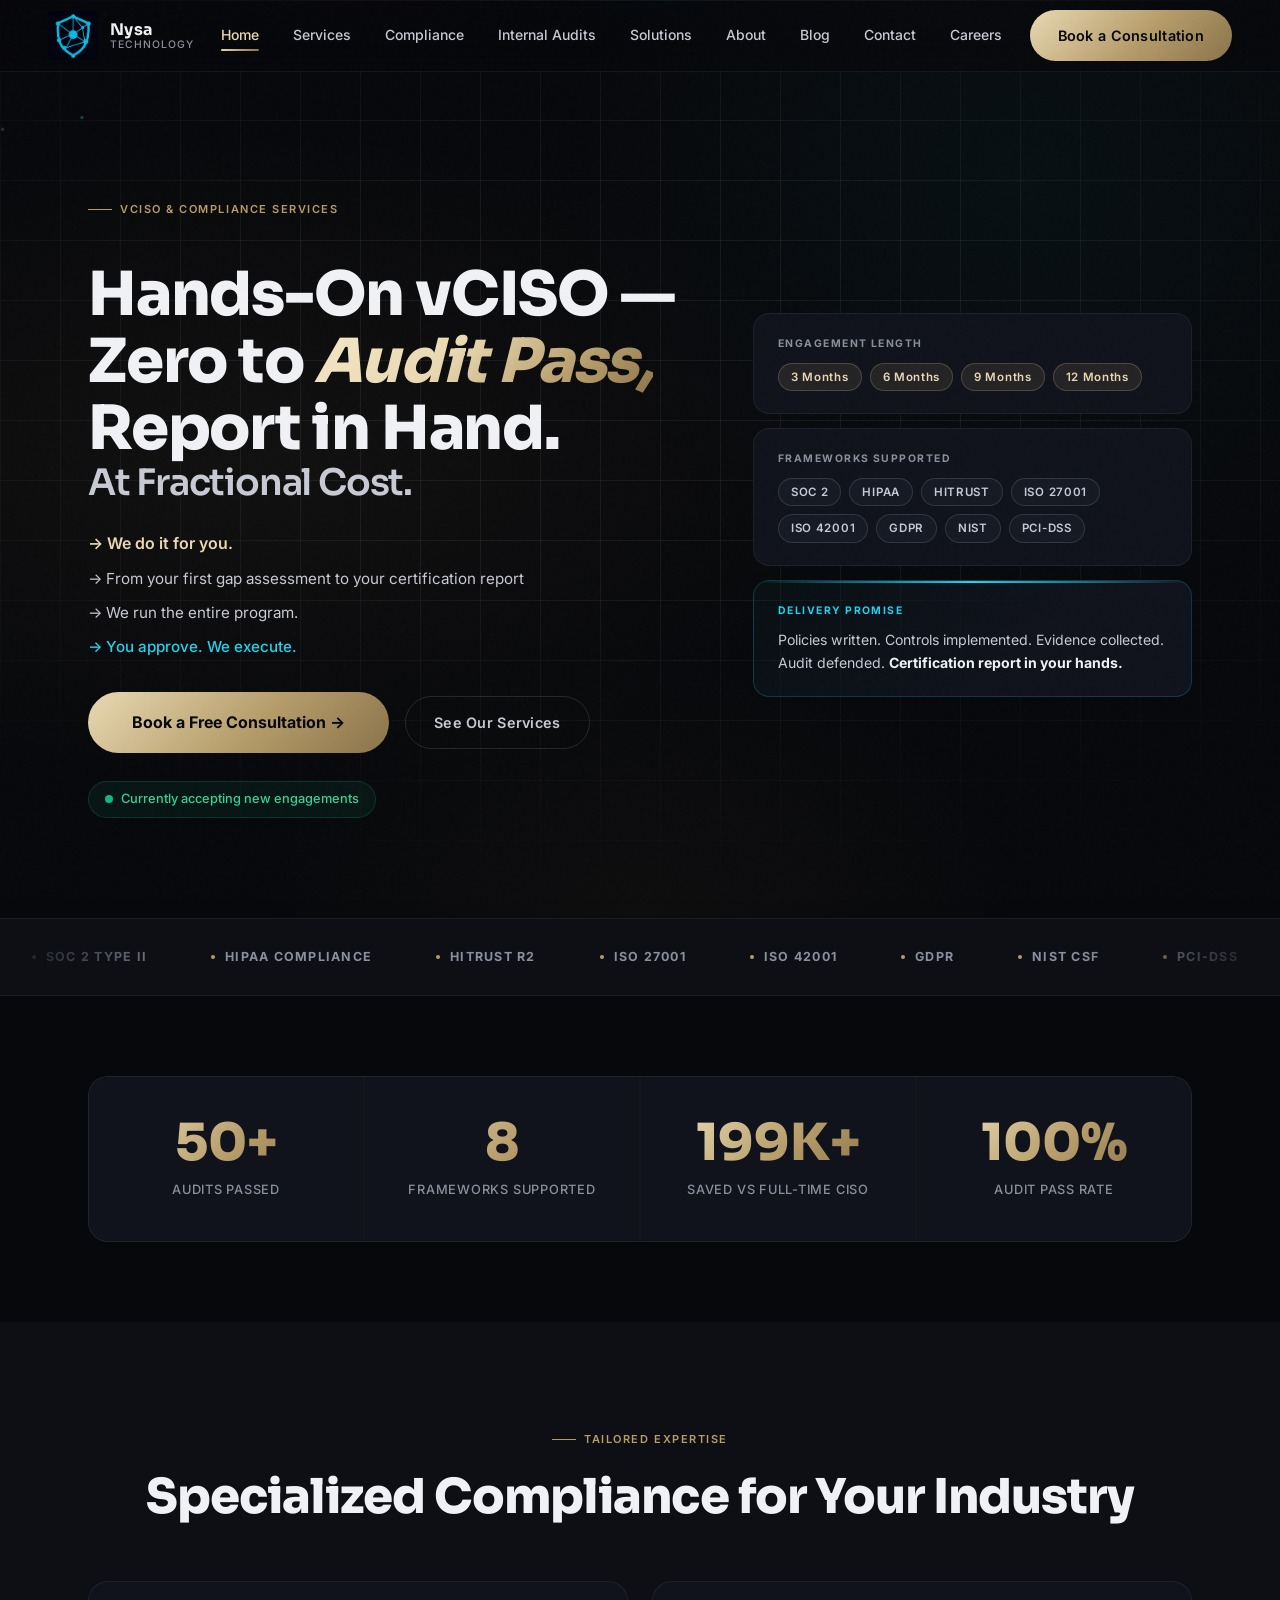
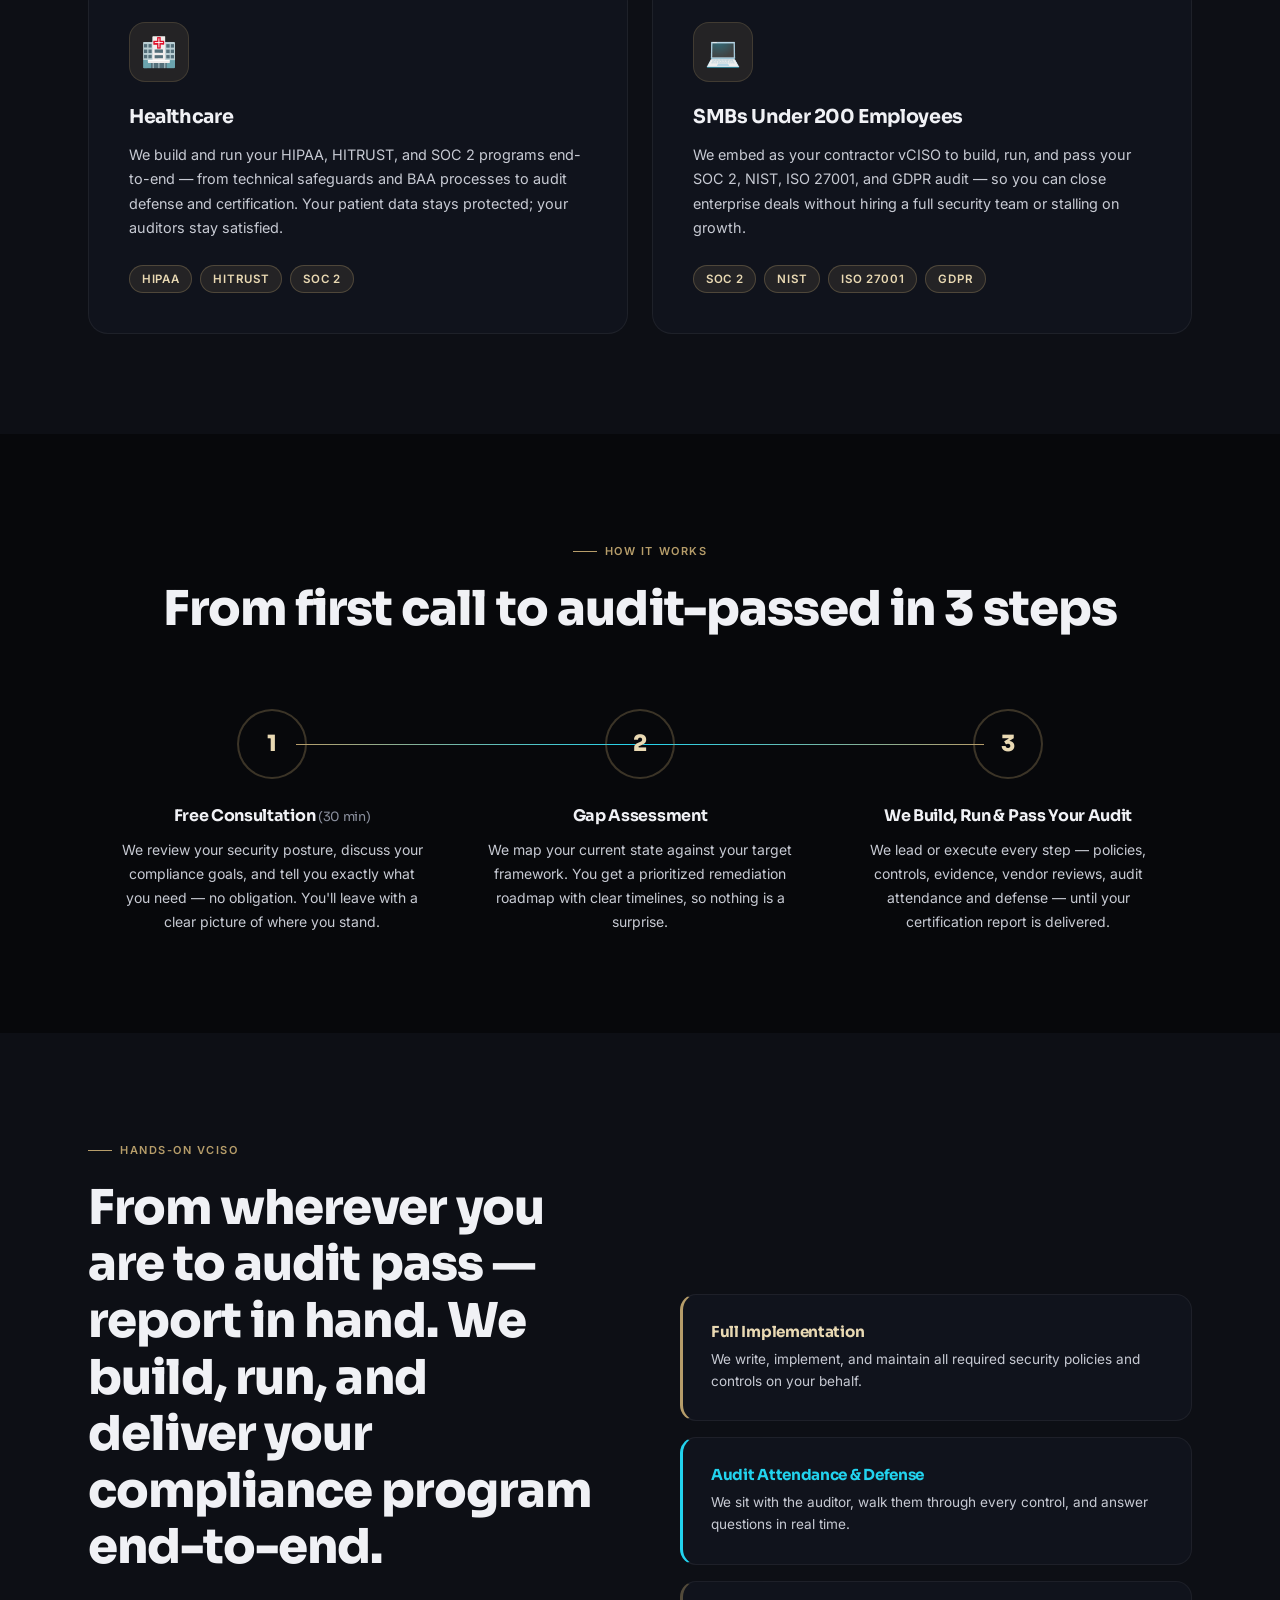
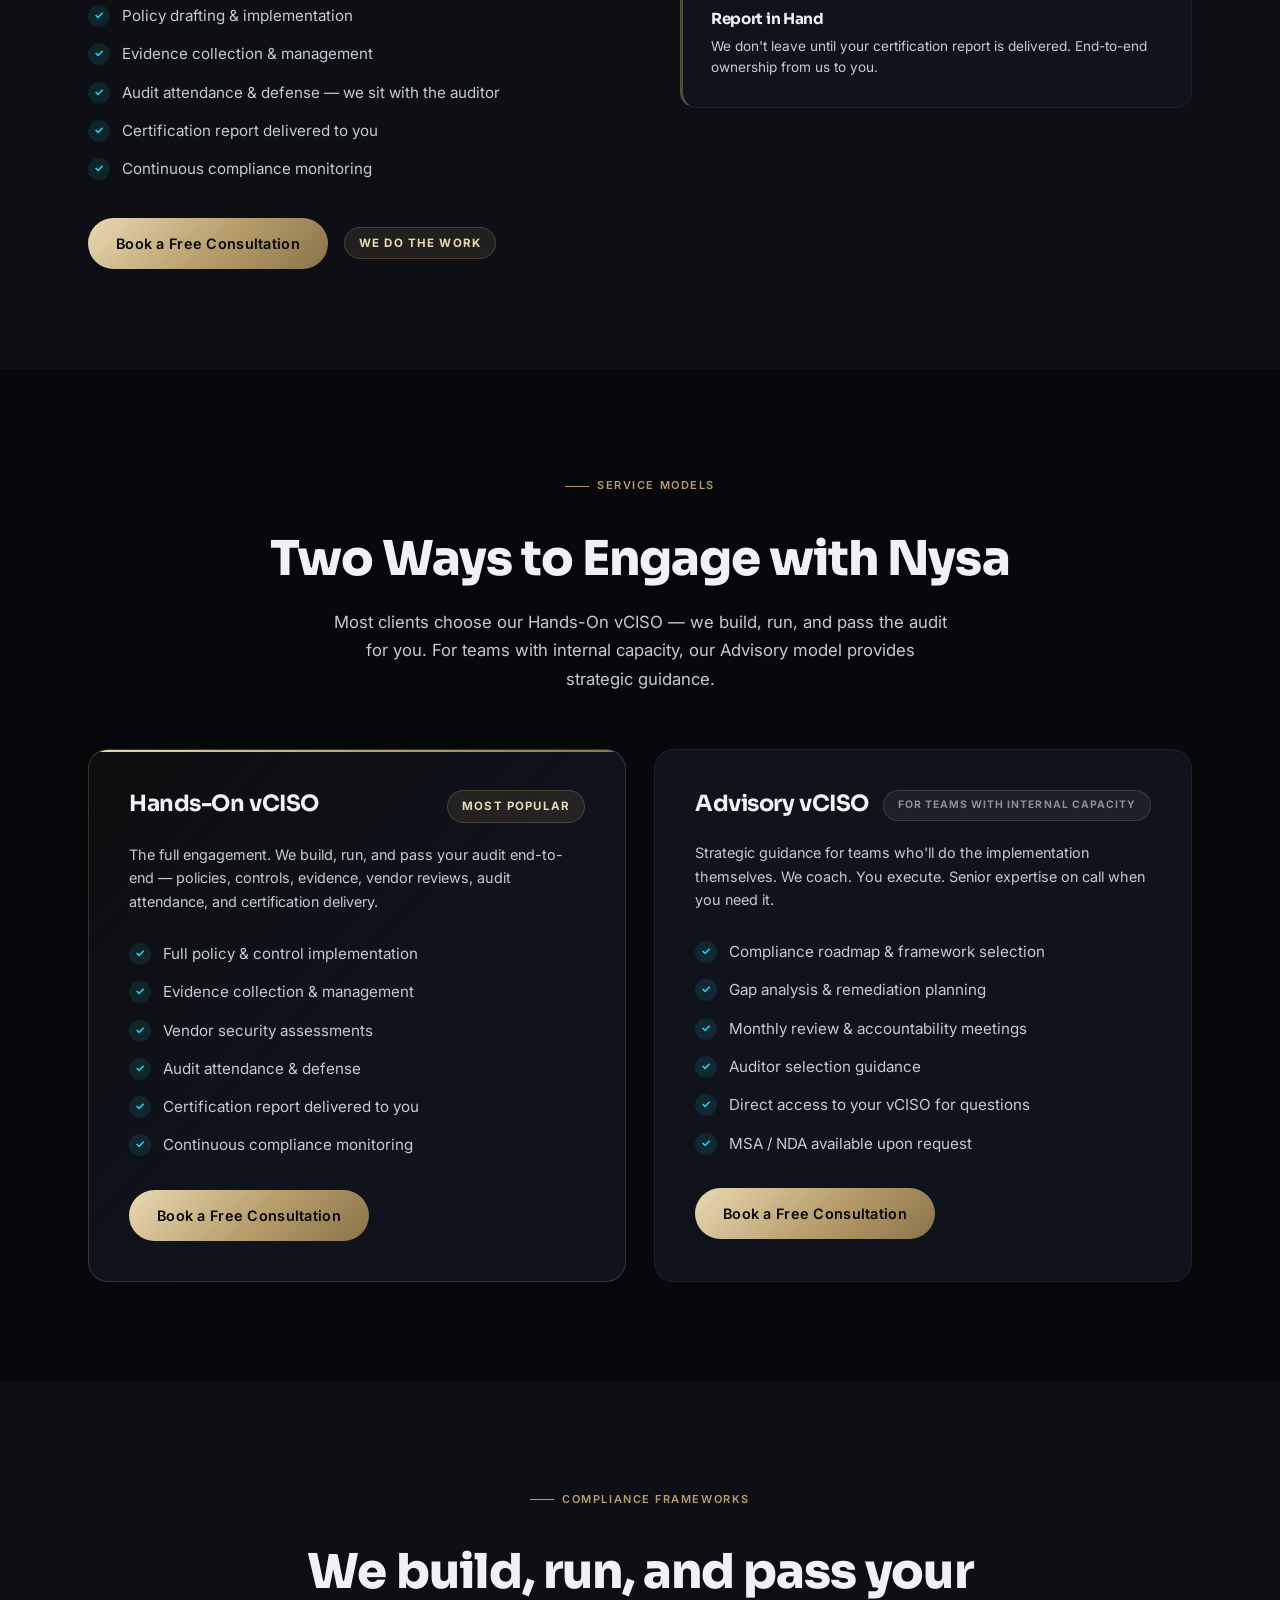
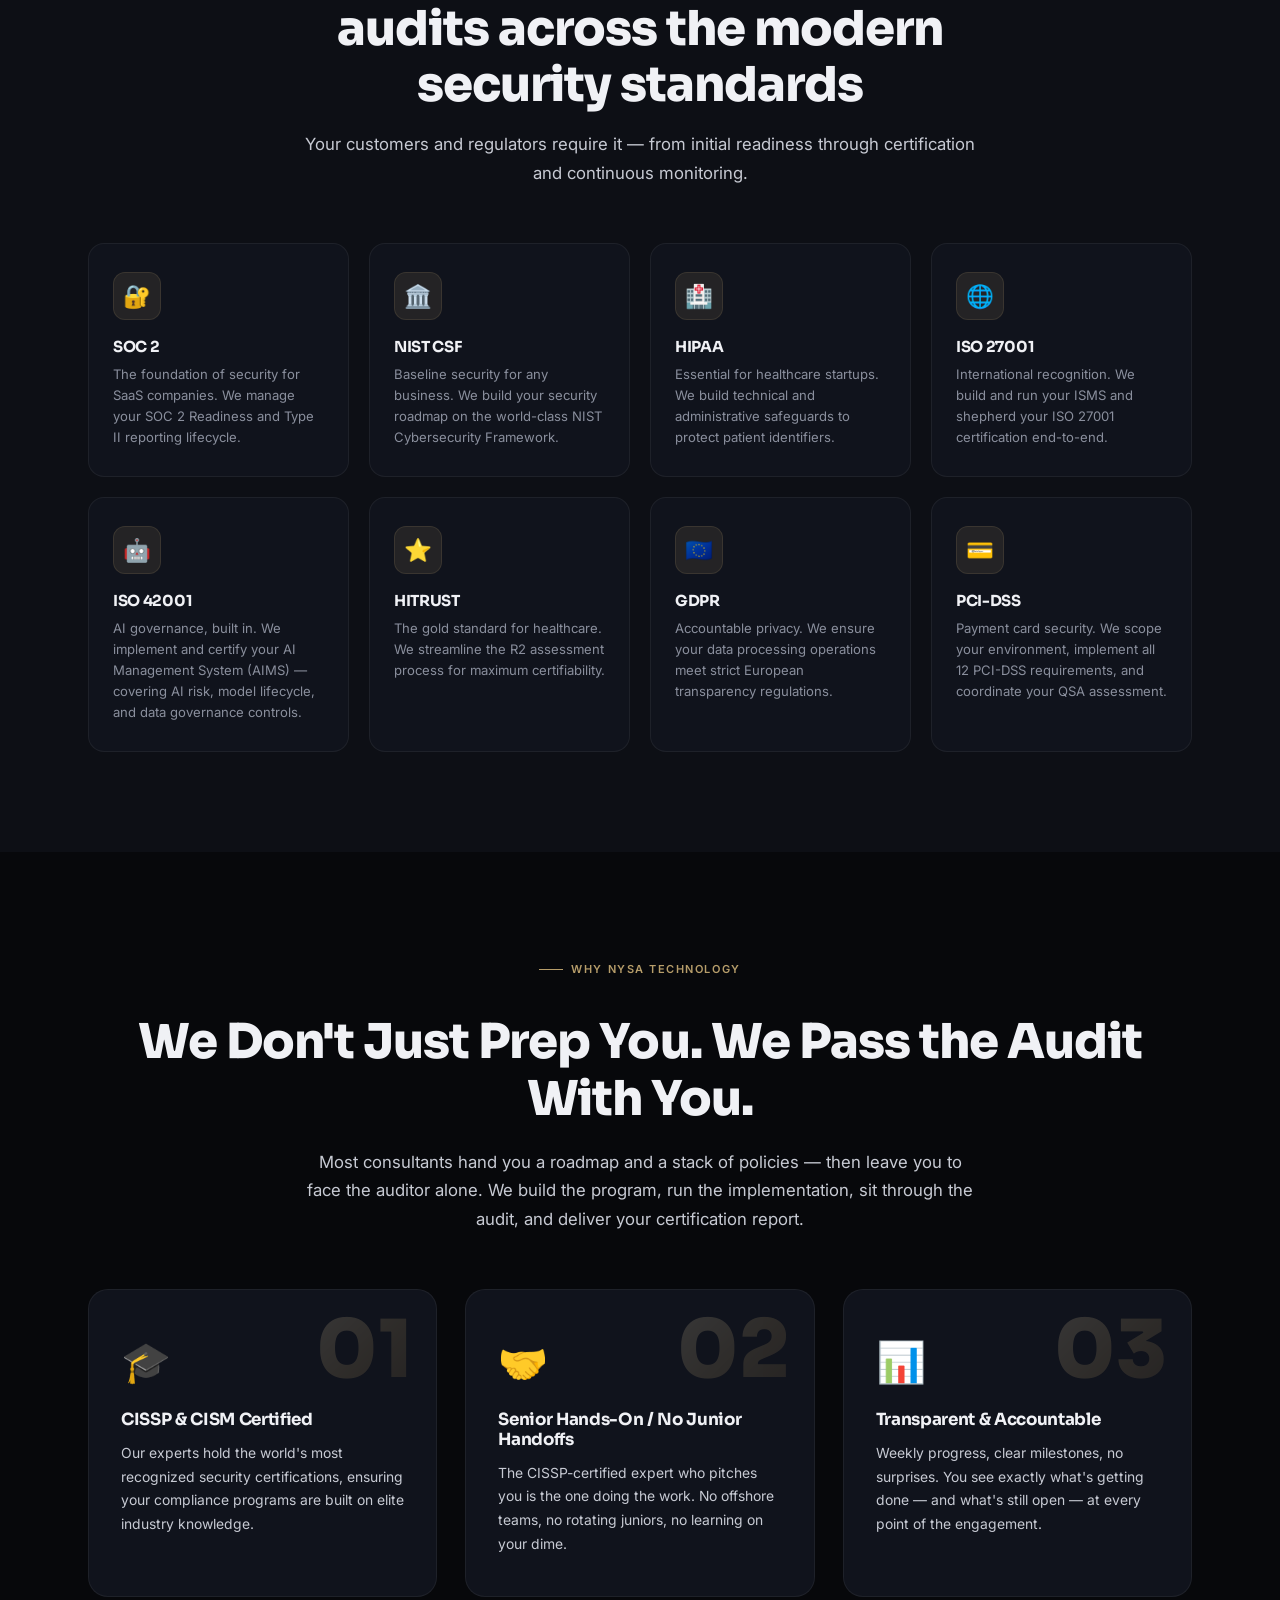
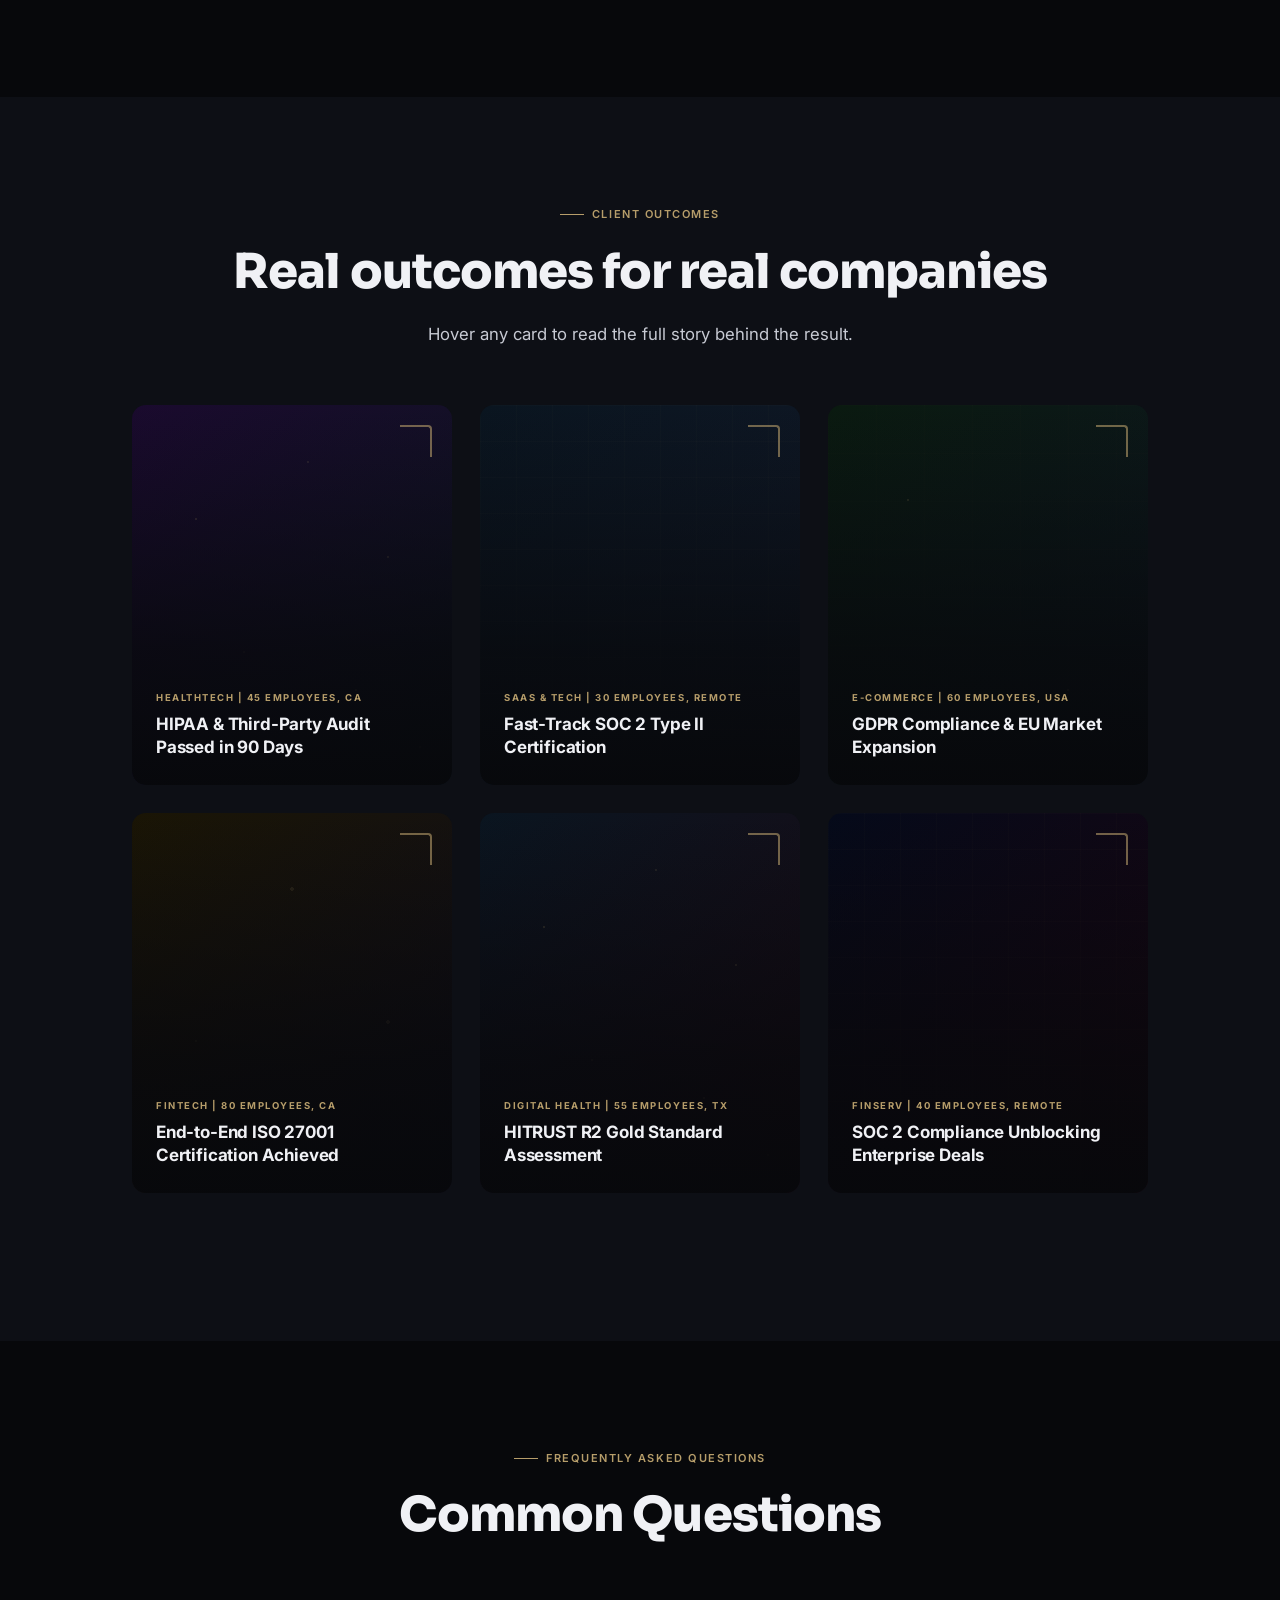
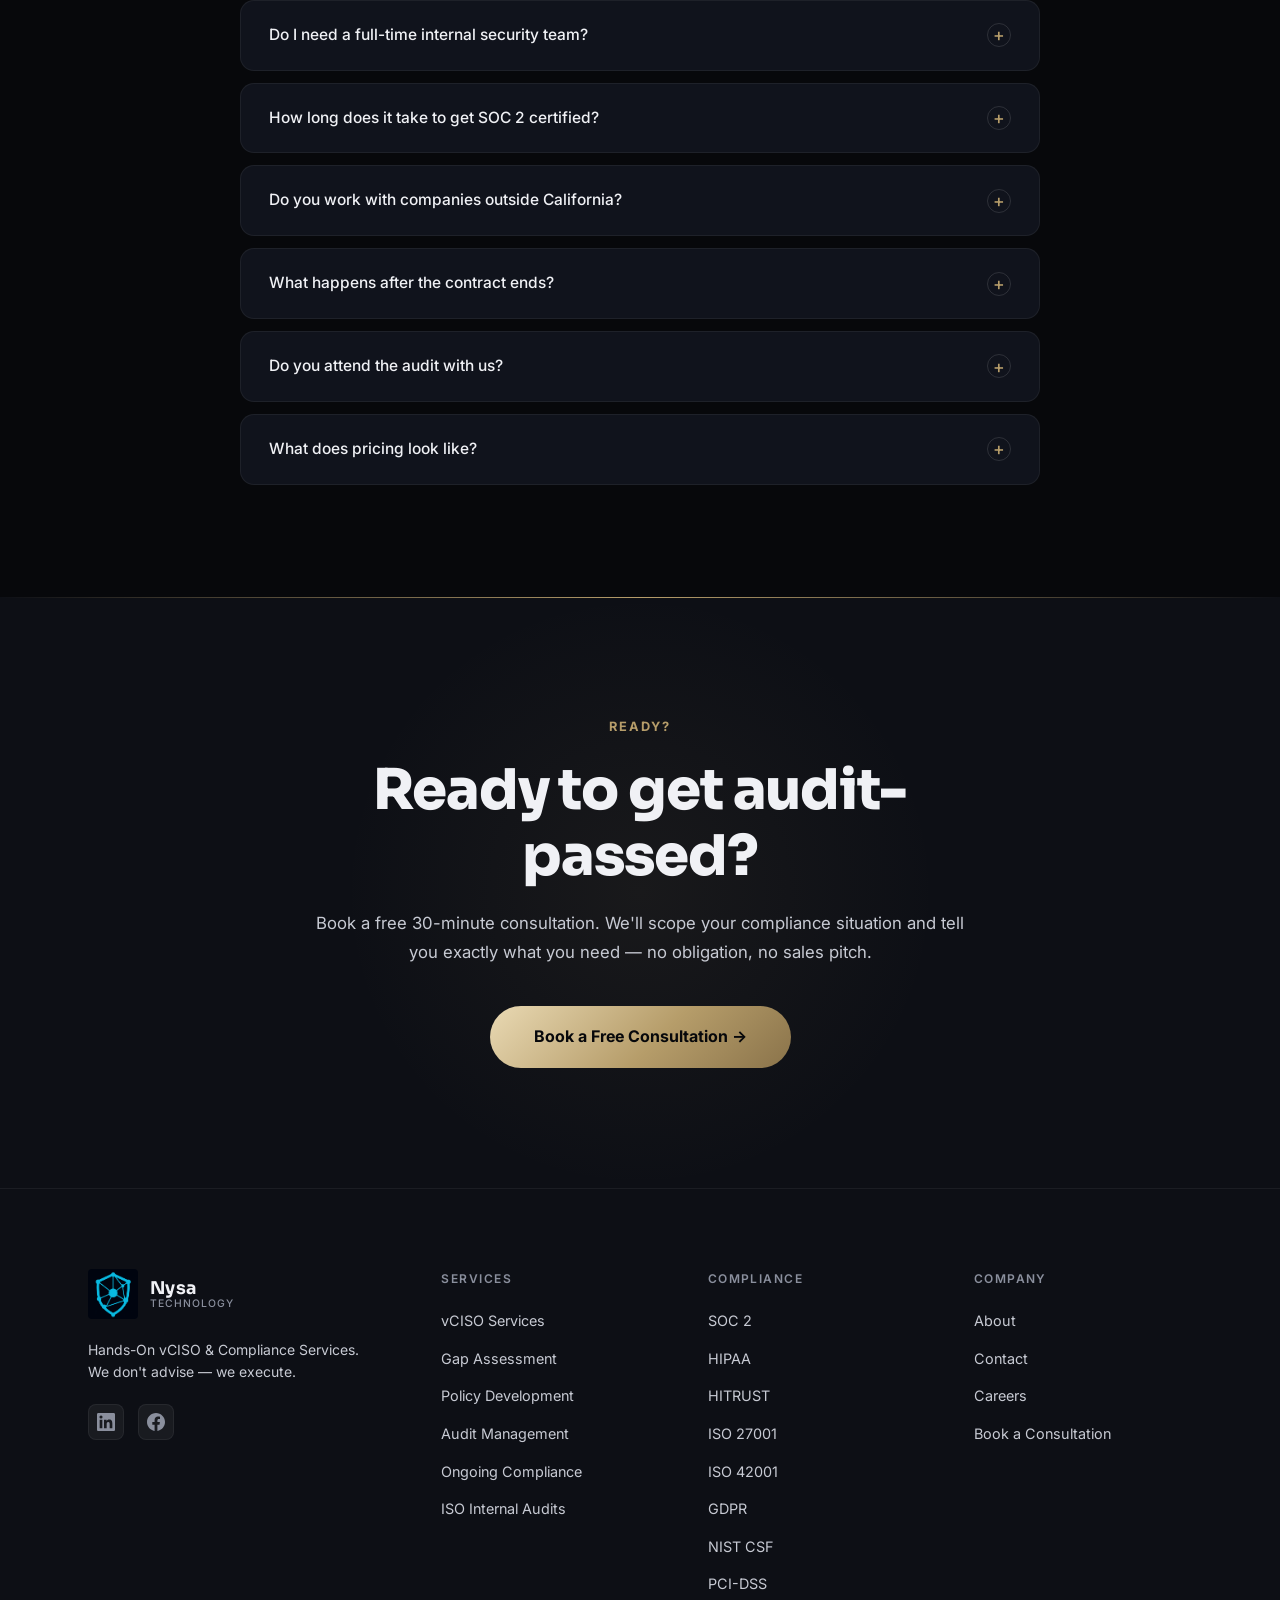
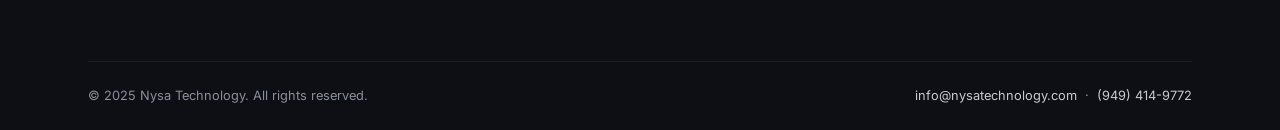
<file: index.html>
<!DOCTYPE html>
<html lang="en">
<head>
<!-- Google tag (gtag.js) -->
<script async src="https://www.googletagmanager.com/gtag/js?id=G-GBKCE5B61Q"></script>
<script>
  window.dataLayer = window.dataLayer || [];
  function gtag(){dataLayer.push(arguments);}
  gtag('js', new Date());
  gtag('config', 'G-GBKCE5B61Q');
</script>
<meta charset="UTF-8" />
<meta name="viewport" content="width=device-width, initial-scale=1.0" />
<title>Hands-On vCISO for SOC 2, HIPAA, HITRUST | Nysa Technology</title>
<meta name="description" content="Nysa Technology delivers Hands-On vCISO services — SOC 2, HITRUST, HIPAA, ISO 27001, NIST, GDPR, PCI-DSS compliance. Zero to audit pass, report in hand, at fractional cost." />
<link rel="preconnect" href="https://fonts.googleapis.com">
<link rel="preconnect" href="https://fonts.gstatic.com" crossorigin>
<link href="https://fonts.googleapis.com/css2?family=Sora:wght@300;400;600;700;800&family=Inter:wght@300;400;500;600&display=swap" rel="stylesheet">
  <link rel="icon" href="favicon.ico" sizes="48x48" />
  <link rel="icon" type="image/png" sizes="48x48" href="favicon-48x48.png" />
  <link rel="icon" type="image/png" sizes="32x32" href="favicon-32x32.png" />
  <link rel="icon" type="image/png" sizes="16x16" href="favicon-16x16.png" />
  <link rel="apple-touch-icon" sizes="180x180" href="apple-touch-icon.png" />
    <link rel="canonical" href="https://nysatechnology.com/" />
  <meta property="og:type" content="website" />
  <meta property="og:site_name" content="Nysa Technology" />
  <meta property="og:title" content="Hands-On vCISO for SOC 2, HIPAA, HITRUST | Nysa Technology" />
  <meta property="og:description" content="Nysa Technology delivers Hands-On vCISO services — SOC 2, HITRUST, HIPAA, ISO 27001, NIST, GDPR, PCI-DSS compliance. Zero to audit pass, report in hand, at fractional cost." />
  <meta property="og:url" content="https://nysatechnology.com/" />
  <meta property="og:image" content="https://nysatechnology.com/logo.png" />
  <meta name="twitter:card" content="summary" />
  <meta name="twitter:title" content="Hands-On vCISO for SOC 2, HIPAA, HITRUST | Nysa Technology" />
  <meta name="twitter:description" content="Nysa Technology delivers Hands-On vCISO services — SOC 2, HITRUST, HIPAA, ISO 27001, NIST, GDPR, PCI-DSS compliance. Zero to audit pass, report in hand, at fractional cost." />
  <meta name="twitter:image" content="https://nysatechnology.com/logo.png" />
  <link rel="stylesheet" href="styles.css" />
<style>
/* ============================================================
   ENHANCED ANIMATIONS & REDESIGN LAYER
   ============================================================ */

:root {
  --glow-gold: rgba(182,157,106,0.35);
  --glow-cyan: rgba(34,211,238,0.25);
}

/* ---- CURSOR GLOW ---- */
#cursor-glow {
  position: fixed;
  width: 500px;
  height: 500px;
  border-radius: 50%;
  pointer-events: none;
  z-index: 0;
  background: radial-gradient(circle, rgba(182,157,106,0.07) 0%, transparent 70%);
  transform: translate(-50%,-50%);
  transition: opacity 0.4s;
  mix-blend-mode: screen;
}

/* ---- PAGE LOADER ---- */
#loader {
  position: fixed;
  inset: 0;
  background: #07080b;
  z-index: 9999;
  display: flex;
  align-items: center;
  justify-content: center;
  flex-direction: column;
  gap: 24px;
  transition: opacity 0.6s ease, visibility 0.6s ease;
}
#loader.hidden { opacity: 0; visibility: hidden; }

.loader-logo {
  font-family: 'Sora', sans-serif;
  font-size: 1.5rem;
  font-weight: 800;
  background: linear-gradient(135deg, #e9d9b3, #b69d6a);
  -webkit-background-clip: text;
  -webkit-text-fill-color: transparent;
  background-clip: text;
  letter-spacing: -0.02em;
}

.loader-bar-wrap {
  width: 200px;
  height: 2px;
  background: rgba(255,255,255,0.06);
  border-radius: 2px;
  overflow: hidden;
}
.loader-bar {
  height: 100%;
  background: linear-gradient(90deg, #b69d6a, #e9d9b3);
  border-radius: 2px;
  width: 0%;
  transition: width 0.8s cubic-bezier(0.4,0,0.2,1);
}

/* ---- HERO REDESIGN ---- */
.hero {
  background: #07080b;
  position: relative;
  overflow: hidden;
}

.hero-mesh {
  position: absolute;
  inset: 0;
  z-index: 0;
  background:
    radial-gradient(ellipse 80% 60% at 20% 50%, rgba(182,157,106,0.06) 0%, transparent 60%),
    radial-gradient(ellipse 60% 80% at 80% 20%, rgba(34,211,238,0.04) 0%, transparent 60%),
    radial-gradient(ellipse 50% 50% at 50% 100%, rgba(182,157,106,0.04) 0%, transparent 60%);
  animation: meshShift 12s ease-in-out infinite alternate;
}
@keyframes meshShift {
  0%   { opacity: 1; transform: scale(1) translateX(0); }
  100% { opacity: 0.8; transform: scale(1.05) translateX(20px); }
}

/* Animated scan line */
.hero-scanline {
  position: absolute;
  left: 0; right: 0;
  height: 1px;
  background: linear-gradient(90deg, transparent 0%, rgba(182,157,106,0.3) 30%, rgba(34,211,238,0.4) 50%, rgba(182,157,106,0.3) 70%, transparent 100%);
  top: 0;
  z-index: 1;
  animation: scanDown 6s linear infinite;
}
@keyframes scanDown {
  0%   { top: 0%; opacity: 0; }
  5%   { opacity: 1; }
  95%  { opacity: 1; }
  100% { top: 100%; opacity: 0; }
}

/* Hero split layout */
.hero-split {
  display: grid;
  grid-template-columns: 1.15fr 0.85fr;
  gap: 72px;
  align-items: center;
  padding: 120px 0 100px;
  position: relative;
  z-index: 2;
}

/* ---- ANIMATED HEADLINE ---- */
.hero-headline-wrap { overflow: hidden; }
.hero-line {
  display: block;
  transform: translateY(110%);
  opacity: 0;
  animation: lineUp 0.9s cubic-bezier(0.16,1,0.3,1) forwards;
}
.hero-line:nth-child(1) { animation-delay: 0.4s; }
.hero-line:nth-child(2) { animation-delay: 0.55s; }
.hero-line:nth-child(3) { animation-delay: 0.7s; }
.hero-line:nth-child(4) { animation-delay: 0.85s; }
@keyframes lineUp {
  to { transform: translateY(0); opacity: 1; }
}

/* Label fade in */
.hero-label-anim {
  opacity: 0;
  transform: translateY(16px);
  animation: fadeUp 0.7s cubic-bezier(0.16,1,0.3,1) 0.2s forwards;
}
.hero-sub-anim {
  opacity: 0;
  transform: translateY(16px);
  animation: fadeUp 0.7s cubic-bezier(0.16,1,0.3,1) 1s forwards;
}
.hero-cta-anim {
  opacity: 0;
  transform: translateY(16px);
  animation: fadeUp 0.7s cubic-bezier(0.16,1,0.3,1) 1.15s forwards;
}
.hero-badge-anim {
  opacity: 0;
  animation: fadeUp 0.7s cubic-bezier(0.16,1,0.3,1) 1.3s forwards;
}
@keyframes fadeUp {
  to { opacity: 1; transform: translateY(0); }
}

/* Gradient text for headline */
.gradient-text {
  background: linear-gradient(135deg, #f5e8c8 0%, #e9d9b3 40%, #b69d6a 75%, #8a734a 100%);
  -webkit-background-clip: text;
  -webkit-text-fill-color: transparent;
  background-clip: text;
  font-style: italic;
}

/* ---- HERO RIGHT: FLOATING CARD STACK ---- */
.hero-right {
  opacity: 0;
  transform: translateX(40px);
  animation: fadeUp 1s cubic-bezier(0.16,1,0.3,1) 0.7s forwards;
}

.hero-card-stack {
  display: flex;
  flex-direction: column;
  gap: 14px;
}

.hcard {
  background: var(--bg-card);
  border: 1px solid var(--line);
  border-radius: 16px;
  padding: 22px 24px;
  position: relative;
  overflow: hidden;
  transition: transform 0.4s cubic-bezier(0.16,1,0.3,1), border-color 0.3s, box-shadow 0.3s;
}
.hcard::after {
  content: '';
  position: absolute;
  inset: 0;
  border-radius: 16px;
  background: radial-gradient(circle at 50% 0%, rgba(182,157,106,0.08) 0%, transparent 60%);
  opacity: 0;
  transition: opacity 0.3s;
}
.hcard:hover { transform: translateY(-4px) scale(1.01); border-color: rgba(182,157,106,0.25); box-shadow: 0 20px 50px rgba(0,0,0,0.5), 0 0 0 1px rgba(182,157,106,0.1); }
.hcard:hover::after { opacity: 1; }

.hcard-top {
  font-size: 0.65rem;
  font-weight: 700;
  letter-spacing: 0.14em;
  text-transform: uppercase;
  color: var(--muted);
  margin-bottom: 10px;
}

.hcard-tags { display: flex; gap: 8px; flex-wrap: wrap; }

/* Active glow card */
.hcard-active {
  border-color: rgba(34,211,238,0.2);
  background: linear-gradient(135deg, rgba(34,211,238,0.04) 0%, var(--bg-card) 60%);
}
.hcard-active::before {
  content: '';
  position: absolute;
  top: 0; left: 0; right: 0;
  height: 2px;
  background: linear-gradient(90deg, transparent, var(--cyan), transparent);
  animation: shimmerLine 3s ease-in-out infinite;
}
@keyframes shimmerLine {
  0%,100% { opacity: 0.4; }
  50%      { opacity: 1; }
}

/* ---- MARQUEE STRIP ---- */
.marquee-section {
  padding: 28px 0;
  border-top: 1px solid var(--line);
  border-bottom: 1px solid var(--line);
  background: var(--bg-elev);
  overflow: hidden;
  position: relative;
}
.marquee-section::before,
.marquee-section::after {
  content: '';
  position: absolute;
  top: 0; bottom: 0;
  width: 200px;
  z-index: 2;
}
.marquee-section::before { left: 0; background: linear-gradient(90deg, var(--bg-elev), transparent); }
.marquee-section::after  { right: 0; background: linear-gradient(-90deg, var(--bg-elev), transparent); }

.marquee-track {
  display: flex;
  gap: 0;
  width: max-content;
  animation: marqueeScroll 30s linear infinite;
}
.marquee-track:hover { animation-play-state: paused; }

@keyframes marqueeScroll {
  0%   { transform: translateX(0); }
  100% { transform: translateX(-50%); }
}

.marquee-item {
  display: inline-flex;
  align-items: center;
  gap: 10px;
  padding: 0 32px;
  font-size: 0.78rem;
  font-weight: 700;
  letter-spacing: 0.1em;
  text-transform: uppercase;
  color: var(--muted);
  white-space: nowrap;
  transition: color 0.2s;
}
.marquee-item:hover { color: var(--accent-2); }
.marquee-dot { width: 4px; height: 4px; border-radius: 50%; background: var(--accent); flex-shrink: 0; }

/* ---- STATS ROW ---- */
.stats-section {
  padding: 80px 0;
  background: var(--bg);
}

.stats-grid {
  display: grid;
  grid-template-columns: repeat(4, 1fr);
  gap: 2px;
  border: 1px solid var(--line);
  border-radius: 20px;
  overflow: hidden;
  background: var(--line);
}

.stat-item {
  background: var(--bg-card);
  padding: 40px 32px;
  text-align: center;
  position: relative;
  overflow: hidden;
  transition: background 0.3s;
}
.stat-item::before {
  content: '';
  position: absolute;
  top: 0; left: 0; right: 0;
  height: 1px;
  background: var(--accent-grad);
  transform: scaleX(0);
  transition: transform 0.4s var(--ease);
}
.stat-item:hover { background: var(--bg-card-2); }
.stat-item:hover::before { transform: scaleX(1); }

.stat-number {
  font-family: 'Sora', sans-serif;
  font-size: clamp(2.2rem, 4vw, 3.2rem);
  font-weight: 800;
  background: var(--accent-grad);
  -webkit-background-clip: text;
  -webkit-text-fill-color: transparent;
  background-clip: text;
  line-height: 1;
  margin-bottom: 8px;
  display: block;
}

.stat-label {
  font-size: 0.8rem;
  color: var(--muted);
  font-weight: 500;
  letter-spacing: 0.06em;
  text-transform: uppercase;
}

/* ---- INDUSTRY CARDS (Tailored Expertise) ---- */
.industry-grid {
  display: grid;
  grid-template-columns: 1fr 1fr;
  gap: 24px;
}

.industry-card {
  background: var(--bg-card);
  border: 1px solid var(--line);
  border-radius: 20px;
  padding: 40px;
  position: relative;
  overflow: hidden;
  transition: transform 0.4s cubic-bezier(0.16,1,0.3,1), border-color 0.3s, box-shadow 0.3s;
  cursor: default;
}
.industry-card::before {
  content: '';
  position: absolute;
  inset: 0;
  background: radial-gradient(circle at 0% 100%, rgba(182,157,106,0.06) 0%, transparent 50%);
  opacity: 0;
  transition: opacity 0.4s;
}
.industry-card:hover {
  transform: translateY(-8px);
  border-color: rgba(182,157,106,0.2);
  box-shadow: 0 30px 80px rgba(0,0,0,0.5);
}
.industry-card:hover::before { opacity: 1; }

.industry-icon {
  width: 60px; height: 60px;
  border-radius: 16px;
  background: var(--accent-soft);
  border: 1px solid rgba(182,157,106,0.2);
  display: flex; align-items: center; justify-content: center;
  font-size: 1.8rem;
  margin-bottom: 24px;
}

/* ---- HOW IT WORKS: TIMELINE ---- */
.timeline-wrap {
  position: relative;
  display: grid;
  grid-template-columns: repeat(3, 1fr);
  gap: 0;
}

.timeline-wrap::before {
  content: '';
  position: absolute;
  top: 35px;
  left: calc(16.67% + 24px);
  right: calc(16.67% + 24px);
  height: 1px;
  background: linear-gradient(90deg, var(--accent) 0%, var(--cyan) 50%, var(--accent) 100%);
  animation: lineGrow 1.2s cubic-bezier(0.16,1,0.3,1) forwards;
  transform-origin: left;
}
@keyframes lineGrow {
  from { transform: scaleX(0); }
  to   { transform: scaleX(1); }
}

.timeline-step {
  display: flex;
  flex-direction: column;
  align-items: center;
  text-align: center;
  padding: 0 28px 0;
  position: relative;
}

.timeline-num {
  width: 70px; height: 70px;
  border-radius: 50%;
  border: 2px solid rgba(182,157,106,0.3);
  background: var(--bg-card);
  display: flex; align-items: center; justify-content: center;
  font-family: 'Sora', sans-serif;
  font-size: 1.4rem;
  font-weight: 800;
  background-clip: text;
  color: var(--accent-2);
  margin-bottom: 28px;
  position: relative;
  z-index: 1;
  transition: all 0.4s var(--ease);
}
.timeline-num::before {
  content: '';
  position: absolute;
  inset: -4px;
  border-radius: 50%;
  background: var(--accent-grad);
  opacity: 0;
  z-index: -1;
  transition: opacity 0.3s;
}
.timeline-step:hover .timeline-num {
  color: #07080b;
  border-color: transparent;
  box-shadow: 0 0 30px var(--glow-gold);
}
.timeline-step:hover .timeline-num::before { opacity: 1; }

.timeline-step h3 {
  font-size: 1rem;
  font-weight: 700;
  margin-bottom: 12px;
}
.timeline-step p {
  font-size: 0.875rem;
  color: var(--text-dim);
  line-height: 1.7;
}

/* ---- HANDS-ON vCISO (split) ---- */
.vciso-split {
  display: grid;
  grid-template-columns: 1fr 1fr;
  gap: 80px;
  align-items: center;
}

.delivery-card {
  background: var(--bg-card);
  border: 1px solid var(--line);
  border-radius: 16px;
  padding: 28px;
  border-left: 3px solid transparent;
  transition: transform 0.35s var(--ease), box-shadow 0.35s, border-color 0.35s;
  position: relative;
  overflow: hidden;
}
.delivery-card::after {
  content: '';
  position: absolute;
  inset: 0;
  opacity: 0;
  transition: opacity 0.3s;
  border-radius: 16px;
}
.delivery-card:hover { transform: translateX(8px); box-shadow: -8px 0 32px rgba(0,0,0,0.3); }

.delivery-card.gold { border-left-color: var(--accent); }
.delivery-card.gold::after { background: radial-gradient(circle at 0% 50%, rgba(182,157,106,0.05) 0%, transparent 60%); }
.delivery-card.gold:hover { box-shadow: -8px 0 32px rgba(182,157,106,0.1); }
.delivery-card.gold:hover::after { opacity: 1; }

.delivery-card.cyan { border-left-color: var(--cyan); }
.delivery-card.cyan::after { background: radial-gradient(circle at 0% 50%, rgba(34,211,238,0.04) 0%, transparent 60%); }
.delivery-card.cyan:hover { box-shadow: -8px 0 32px rgba(34,211,238,0.08); }
.delivery-card.cyan:hover::after { opacity: 1; }

.delivery-card.silver { border-left-color: rgba(182,157,106,0.4); }

/* ---- SERVICE MODEL CARDS ---- */
.service-grid {
  display: grid;
  grid-template-columns: 1fr 1fr;
  gap: 28px;
  margin-top: 56px;
}

.service-card {
  background: var(--bg-card);
  border: 1px solid var(--line);
  border-radius: 20px;
  padding: 40px;
  position: relative;
  overflow: hidden;
  transition: transform 0.4s cubic-bezier(0.16,1,0.3,1), box-shadow 0.4s, border-color 0.3s;
}
.service-card:hover {
  transform: translateY(-8px);
  box-shadow: 0 40px 100px rgba(0,0,0,0.5);
}

.service-card.featured {
  border-color: rgba(182,157,106,0.25);
  background: linear-gradient(135deg, rgba(182,157,106,0.04) 0%, var(--bg-card) 50%);
}
.service-card.featured::before {
  content: '';
  position: absolute;
  top: 0; left: 0; right: 0;
  height: 2px;
  background: var(--accent-grad);
}
.service-card.featured:hover { box-shadow: 0 40px 100px rgba(0,0,0,0.5), 0 0 60px rgba(182,157,106,0.08); }

/* ---- FRAMEWORK CARDS ---- */
.fw-grid {
  display: grid;
  grid-template-columns: repeat(4, 1fr);
  gap: 20px;
}

.fw-card {
  background: var(--bg-card);
  border: 1px solid var(--line);
  border-radius: 16px;
  padding: 28px 24px;
  position: relative;
  overflow: hidden;
  transition: transform 0.35s cubic-bezier(0.16,1,0.3,1), border-color 0.3s, box-shadow 0.3s;
  cursor: default;
}
.fw-card::before {
  content: '';
  position: absolute;
  top: 0; left: 0; right: 0;
  height: 2px;
  background: var(--accent-grad);
  transform: scaleX(0);
  transform-origin: left;
  transition: transform 0.35s var(--ease);
}
.fw-card:hover {
  transform: translateY(-6px);
  border-color: rgba(182,157,106,0.2);
  box-shadow: 0 20px 60px rgba(0,0,0,0.4), 0 0 0 1px rgba(182,157,106,0.08);
}
.fw-card:hover::before { transform: scaleX(1); }

.fw-card-icon {
  width: 48px; height: 48px;
  border-radius: 12px;
  background: var(--accent-soft);
  border: 1px solid rgba(182,157,106,0.15);
  display: flex; align-items: center; justify-content: center;
  font-size: 1.4rem;
  margin-bottom: 18px;
}

.fw-card h3 {
  font-size: 0.95rem;
  font-weight: 700;
  margin-bottom: 8px;
}
.fw-card p {
  font-size: 0.82rem;
  color: var(--muted);
  line-height: 1.6;
}

/* ---- WHY NYSA PILLARS ---- */
.pillars-grid {
  display: grid;
  grid-template-columns: repeat(3, 1fr);
  gap: 28px;
}

.pillar-card {
  background: var(--bg-card);
  border: 1px solid var(--line);
  border-radius: 20px;
  padding: 40px 32px;
  position: relative;
  overflow: hidden;
  transition: transform 0.4s cubic-bezier(0.16,1,0.3,1), box-shadow 0.4s;
}
.pillar-card::after {
  content: '';
  position: absolute;
  bottom: 0; left: 0; right: 0;
  height: 60%;
  background: radial-gradient(ellipse at bottom, rgba(182,157,106,0.04) 0%, transparent 70%);
  opacity: 0;
  transition: opacity 0.4s;
}
.pillar-card:hover { transform: translateY(-8px); box-shadow: 0 30px 80px rgba(0,0,0,0.5); }
.pillar-card:hover::after { opacity: 1; }

.pillar-big-num {
  font-family: 'Sora', sans-serif;
  font-size: 5rem;
  font-weight: 800;
  line-height: 1;
  background: var(--accent-grad);
  -webkit-background-clip: text;
  -webkit-text-fill-color: transparent;
  background-clip: text;
  opacity: 0.18;
  position: absolute;
  top: 20px; right: 24px;
  pointer-events: none;
}

/* ---- CASE STUDIES (reuse existing fc-* styles) ---- */

/* ---- CTA SECTION ---- */
.cta-section {
  padding: 120px 0;
  background: var(--bg-elev);
  position: relative;
  overflow: hidden;
}
.cta-section::before {
  content: '';
  position: absolute;
  top: 50%; left: 50%;
  transform: translate(-50%, -50%);
  width: 600px; height: 600px;
  border-radius: 50%;
  background: radial-gradient(circle, rgba(182,157,106,0.07) 0%, transparent 70%);
  pointer-events: none;
}
.cta-section::after {
  content: '';
  position: absolute;
  top: 0; left: 0; right: 0;
  height: 1px;
  background: linear-gradient(90deg, transparent, var(--accent), transparent);
}

.cta-inner {
  max-width: 700px;
  margin: 0 auto;
  text-align: center;
  position: relative;
  z-index: 1;
}

/* ---- GLOWING BTN VARIANT ---- */
.btn-glow {
  background: var(--accent-grad);
  color: #07080b;
  font-size: 1rem;
  padding: 18px 44px;
  border-radius: 50px;
  font-weight: 700;
  display: inline-flex;
  align-items: center;
  gap: 10px;
  position: relative;
  overflow: hidden;
  transition: transform 0.3s var(--ease), box-shadow 0.3s;
}
.btn-glow::before {
  content: '';
  position: absolute;
  inset: -2px;
  border-radius: 50px;
  background: var(--accent-grad);
  z-index: -1;
  filter: blur(16px);
  opacity: 0;
  transition: opacity 0.3s;
}
.btn-glow:hover { transform: translateY(-3px); box-shadow: 0 20px 50px rgba(182,157,106,0.4); }
.btn-glow:hover::before { opacity: 1; }

/* ---- TILT EFFECT ---- */
.tilt { transform-style: preserve-3d; will-change: transform; }

/* ---- FAQ ENHANCED ---- */
.faq-wrap { max-width: 800px; margin: 0 auto; }

/* ---- NOISE OVERLAY ---- */
body::before {
  content: '';
  position: fixed;
  inset: 0;
  z-index: 9998;
  pointer-events: none;
  opacity: 0.018;
  background-image: url("data:image/svg+xml,%3Csvg viewBox='0 0 256 256' xmlns='http://www.w3.org/2000/svg'%3E%3Cfilter id='noise'%3E%3CfeTurbulence type='fractalNoise' baseFrequency='0.9' numOctaves='4' stitchTiles='stitch'/%3E%3C/filter%3E%3Crect width='100%25' height='100%25' filter='url(%23noise)'/%3E%3C/svg%3E");
}

/* ---- SCROLL PROGRESS BAR ---- */
#scroll-progress {
  position: fixed;
  top: 0; left: 0;
  height: 2px;
  background: linear-gradient(90deg, #b69d6a, #22d3ee, #b69d6a);
  background-size: 200% 100%;
  z-index: 10001;
  width: 0%;
  transition: width 0.1s linear;
  animation: gradientShift 3s linear infinite;
}
@keyframes gradientShift {
  0%   { background-position: 0% center; }
  100% { background-position: 200% center; }
}

/* ---- SECTION DIVIDER ---- */
.section-divider {
  height: 1px;
  background: linear-gradient(90deg, transparent, var(--line-strong), transparent);
}

/* ---- RESPONSIVE ---- */
@media (max-width: 1024px) {
  .fw-grid { grid-template-columns: repeat(2, 1fr); }
  .stats-grid { grid-template-columns: repeat(2, 1fr); }
}

@media (max-width: 768px) {
  .hero-split { grid-template-columns: 1fr; gap: 48px; padding: 100px 0 80px; }
  .hero-right { display: none; }
  .timeline-wrap { grid-template-columns: 1fr; }
  .timeline-wrap::before { display: none; }
  .vciso-split { grid-template-columns: 1fr; gap: 48px; }
  .service-grid { grid-template-columns: 1fr; }
  .industry-grid { grid-template-columns: 1fr; }
  .pillars-grid { grid-template-columns: 1fr; }
  .fw-grid { grid-template-columns: 1fr 1fr; }
  .stats-grid { grid-template-columns: 1fr 1fr; }
}
@media (max-width: 480px) {
  .fw-grid { grid-template-columns: 1fr; }
  .stats-grid { grid-template-columns: 1fr 1fr; }
}
</style>
</head>
<body>

<!-- Scroll progress bar -->
<div id="scroll-progress"></div>

<!-- Cursor glow -->
<div id="cursor-glow"></div>

<!-- Page Loader -->
<div id="loader">
  <div class="loader-logo">Nysa Technology</div>
  <div class="loader-bar-wrap"><div class="loader-bar" id="loaderBar"></div></div>
</div>

<!-- ============================================================
     NAV
     ============================================================ -->
<nav class="nav" id="nav">
  <div class="nav-inner">
    <a href="index.html" class="nav-logo">
      <img src="logo.png" width="50" height="50" alt="Nysa Technology" style="object-fit:contain;border-radius:4px;">
      <div class="nav-logo-text">
        <span class="nav-logo-name">Nysa</span>
        <span class="nav-logo-sub">Technology</span>
      </div>
    </a>
    <div class="nav-links">
      <a href="index.html" class="nav-link">Home</a>
      <a href="services.html" class="nav-link">Services</a>
      <a href="compliance.html" class="nav-link">Compliance</a>
      <a href="internal-audits.html" class="nav-link">Internal Audits</a>
      <a href="partners.html" class="nav-link">Solutions</a>
      <a href="about.html" class="nav-link">About</a>
      <a href="blog.html" class="nav-link">Blog</a>
      <a href="contact.html" class="nav-link">Contact</a><a href="careers.html" class="nav-link">Careers</a>
    </div>
    <div class="nav-cta">
      <a href="https://calendly.com/pedrambk" target="_blank" rel="noopener" class="btn btn-primary">Book a Consultation</a>
    </div>
    <div class="nav-hamburger" id="hamburger">
      <span></span><span></span><span></span>
    </div>
  </div>
</nav>

<!-- Mobile Nav -->
<div class="nav-mobile" id="mobileNav">
  <a href="index.html" class="nav-link">Home</a>
  <a href="services.html" class="nav-link">Services</a>
  <a href="compliance.html" class="nav-link">Compliance</a>
  <a href="internal-audits.html" class="nav-link">Internal Audits</a>
  <a href="about.html" class="nav-link">About</a>
  <a href="contact.html" class="nav-link">Contact</a><a href="careers.html" class="nav-link">Careers</a>
  <a href="https://calendly.com/pedrambk" target="_blank" rel="noopener" class="btn btn-primary">Book a Consultation</a>
</div>

<!-- ============================================================
     HERO
     ============================================================ -->
<section class="hero" id="hero">
  <div class="hero-mesh"></div>
  <div class="hero-scanline"></div>
  <div class="hero-bg-grid"></div>
  <canvas id="particleCanvas" style="position:absolute;inset:0;z-index:1;pointer-events:none;"></canvas>

  <div class="container">
    <div class="hero-split">

      <!-- LEFT -->
      <div style="position:relative;z-index:2;">
        <div class="hero-label-anim" style="margin-bottom:24px;">
          <span class="label">vCISO &amp; Compliance Services</span>
        </div>

        <h1 style="font-size:clamp(2.4rem,4.8vw,3.8rem);font-weight:800;line-height:1.1;margin-bottom:28px;overflow:hidden;">
          <span class="hero-headline-wrap"><span class="hero-line">Hands-On vCISO —</span></span>
          <span class="hero-headline-wrap"><span class="hero-line">Zero to <em class="gradient-text">Audit Pass,</em></span></span>
          <span class="hero-headline-wrap"><span class="hero-line">Report in Hand.</span></span>
          <span class="hero-headline-wrap"><span class="hero-line" style="font-size:0.6em;font-weight:600;color:var(--text-dim);">At Fractional Cost.</span></span>
        </h1>

        <div class="hero-sub-anim" style="margin-bottom:32px;display:flex;flex-direction:column;gap:10px;">
          <p style="color:var(--accent-2);font-weight:600;font-size:1rem;">→ We do it for you.</p>
          <p style="color:var(--text-dim);font-size:0.95rem;">→ From your first gap assessment to your certification report</p>
          <p style="color:var(--text-dim);font-size:0.95rem;">→ We run the entire program.</p>
          <p style="color:var(--cyan);font-weight:500;font-size:0.95rem;">→ You approve. We execute.</p>
        </div>

        <div class="hero-cta-anim" style="display:flex;align-items:center;flex-wrap:wrap;gap:16px;margin-bottom:28px;">
          <a href="https://calendly.com/pedrambk" target="_blank" rel="noopener" class="btn-glow">Book a Free Consultation →</a>
          <a href="services.html" class="btn btn-ghost">See Our Services</a>
        </div>

        <div class="hero-badge-anim">
          <div class="live-badge">
            <span class="live-dot"></span>
            Currently accepting new engagements
          </div>
        </div>
      </div>

      <!-- RIGHT: Card Stack -->
      <div class="hero-right tilt" id="heroTilt">
        <div class="hero-card-stack">

          <div class="hcard">
            <div class="hcard-top">Engagement Length</div>
            <div class="hcard-tags">
              <span class="tag tag-gold">3 Months</span>
              <span class="tag tag-gold">6 Months</span>
              <span class="tag tag-gold">9 Months</span>
              <span class="tag tag-gold">12 Months</span>
            </div>
          </div>

          <div class="hcard">
            <div class="hcard-top">Frameworks Supported</div>
            <div class="hcard-tags">
              <span class="tag">SOC 2</span>
              <span class="tag">HIPAA</span>
              <span class="tag">HITRUST</span>
              <span class="tag">ISO 27001</span>
              <span class="tag">ISO 42001</span>
              <span class="tag">GDPR</span>
              <span class="tag">NIST</span>
              <span class="tag">PCI-DSS</span>
            </div>
          </div>

          <div class="hcard hcard-active">
            <div class="hcard-top" style="color:var(--cyan);">Delivery Promise</div>
            <p style="font-size:0.88rem;color:var(--text-dim);line-height:1.6;">Policies written. Controls implemented. Evidence collected. Audit defended. <strong style="color:var(--text);">Certification report in your hands.</strong></p>
          </div>

        </div>
      </div>
    </div>
  </div>
</section>

<!-- ============================================================
     MARQUEE
     ============================================================ -->
<div class="marquee-section">
  <div class="marquee-track" id="marqueeTrack">
    <!-- Set 1 -->
    <span class="marquee-item"><span class="marquee-dot"></span>SOC 2 Type II</span>
    <span class="marquee-item"><span class="marquee-dot"></span>HIPAA Compliance</span>
    <span class="marquee-item"><span class="marquee-dot"></span>HITRUST R2</span>
    <span class="marquee-item"><span class="marquee-dot"></span>ISO 27001</span>
    <span class="marquee-item"><span class="marquee-dot"></span>ISO 42001</span>
    <span class="marquee-item"><span class="marquee-dot"></span>GDPR</span>
    <span class="marquee-item"><span class="marquee-dot"></span>NIST CSF</span>
    <span class="marquee-item"><span class="marquee-dot"></span>PCI-DSS</span>
    <span class="marquee-item"><span class="marquee-dot"></span>vCISO Services</span>
    <span class="marquee-item"><span class="marquee-dot"></span>Gap Assessment</span>
    <span class="marquee-item"><span class="marquee-dot"></span>Audit Defense</span>
    <span class="marquee-item"><span class="marquee-dot"></span>Policy Development</span>
    <!-- Set 2 (duplicate for seamless loop) -->
    <span class="marquee-item"><span class="marquee-dot"></span>SOC 2 Type II</span>
    <span class="marquee-item"><span class="marquee-dot"></span>HIPAA Compliance</span>
    <span class="marquee-item"><span class="marquee-dot"></span>HITRUST R2</span>
    <span class="marquee-item"><span class="marquee-dot"></span>ISO 27001</span>
    <span class="marquee-item"><span class="marquee-dot"></span>ISO 42001</span>
    <span class="marquee-item"><span class="marquee-dot"></span>GDPR</span>
    <span class="marquee-item"><span class="marquee-dot"></span>NIST CSF</span>
    <span class="marquee-item"><span class="marquee-dot"></span>PCI-DSS</span>
    <span class="marquee-item"><span class="marquee-dot"></span>vCISO Services</span>
    <span class="marquee-item"><span class="marquee-dot"></span>Gap Assessment</span>
    <span class="marquee-item"><span class="marquee-dot"></span>Audit Defense</span>
    <span class="marquee-item"><span class="marquee-dot"></span>Policy Development</span>
  </div>
</div>

<!-- ============================================================
     STATS
     ============================================================ -->
<section class="stats-section">
  <div class="container">
    <div class="stats-grid">
      <div class="stat-item">
        <span class="stat-number" data-count="50" data-suffix="+">0</span>
        <span class="stat-label">Audits Passed</span>
      </div>
      <div class="stat-item">
        <span class="stat-number" data-count="8" data-suffix="">0</span>
        <span class="stat-label">Frameworks Supported</span>
      </div>
      <div class="stat-item">
        <span class="stat-number" data-count="200" data-suffix="K+">0</span>
        <span class="stat-label">Saved vs Full-Time CISO</span>
      </div>
      <div class="stat-item">
        <span class="stat-number" data-count="100" data-suffix="%">0</span>
        <span class="stat-label">Audit Pass Rate</span>
      </div>
    </div>
  </div>
</section>

<!-- ============================================================
     TAILORED EXPERTISE
     ============================================================ -->
<section class="section bg-elev">
  <div class="container">
    <div style="text-align:center;margin-bottom:56px;">
      <div class="label reveal">Tailored Expertise</div>
      <h2 class="section-title reveal delay-1">Specialized Compliance for Your Industry</h2>
    </div>
    <div class="industry-grid">
      <div class="industry-card reveal delay-1">
        <div class="industry-icon">🏥</div>
        <h3 style="font-size:1.2rem;font-weight:700;margin-bottom:14px;">Healthcare</h3>
        <p style="color:var(--text-dim);font-size:0.9rem;line-height:1.7;margin-bottom:24px;">We build and run your HIPAA, HITRUST, and SOC 2 programs end-to-end — from technical safeguards and BAA processes to audit defense and certification. Your patient data stays protected; your auditors stay satisfied.</p>
        <div style="display:flex;gap:8px;flex-wrap:wrap;">
          <span class="tag tag-gold">HIPAA</span>
          <span class="tag tag-gold">HITRUST</span>
          <span class="tag tag-gold">SOC 2</span>
        </div>
      </div>
      <div class="industry-card reveal delay-2">
        <div class="industry-icon">💻</div>
        <h3 style="font-size:1.2rem;font-weight:700;margin-bottom:14px;">SMBs Under 200 Employees</h3>
        <p style="color:var(--text-dim);font-size:0.9rem;line-height:1.7;margin-bottom:24px;">We embed as your contractor vCISO to build, run, and pass your SOC 2, NIST, ISO 27001, and GDPR audit — so you can close enterprise deals without hiring a full security team or stalling on growth.</p>
        <div style="display:flex;gap:8px;flex-wrap:wrap;">
          <span class="tag tag-gold">SOC 2</span>
          <span class="tag tag-gold">NIST</span>
          <span class="tag tag-gold">ISO 27001</span>
          <span class="tag tag-gold">GDPR</span>
        </div>
      </div>
    </div>
  </div>
</section>

<!-- ============================================================
     HOW IT WORKS
     ============================================================ -->
<section class="section">
  <div class="container">
    <div style="text-align:center;margin-bottom:72px;">
      <div class="label reveal">How It Works</div>
      <h2 class="section-title reveal delay-1">From first call to audit-passed in 3 steps</h2>
    </div>
    <div class="timeline-wrap reveal delay-1">
      <div class="timeline-step">
        <div class="timeline-num">1</div>
        <h3>Free Consultation <span style="color:var(--muted);font-weight:400;font-size:0.8rem;">(30 min)</span></h3>
        <p>We review your security posture, discuss your compliance goals, and tell you exactly what you need — no obligation. You'll leave with a clear picture of where you stand.</p>
      </div>
      <div class="timeline-step">
        <div class="timeline-num">2</div>
        <h3>Gap Assessment</h3>
        <p>We map your current state against your target framework. You get a prioritized remediation roadmap with clear timelines, so nothing is a surprise.</p>
      </div>
      <div class="timeline-step">
        <div class="timeline-num">3</div>
        <h3>We Build, Run &amp; Pass Your Audit</h3>
        <p>We lead or execute every step — policies, controls, evidence, vendor reviews, audit attendance and defense — until your certification report is delivered.</p>
      </div>
    </div>
  </div>
</section>

<!-- ============================================================
     HANDS-ON vCISO
     ============================================================ -->
<section class="section bg-elev">
  <div class="container">
    <div class="vciso-split">
      <div class="reveal-left">
        <div class="label">Hands-On vCISO</div>
        <h2 class="section-title">From wherever you are to audit pass — report in hand. We build, run, and deliver your compliance program end-to-end.</h2>
        <ul class="checklist" style="margin-top:28px;">
          <li>Policy drafting &amp; implementation</li>
          <li>Evidence collection &amp; management</li>
          <li>Audit attendance &amp; defense — we sit with the auditor</li>
          <li>Certification report delivered to you</li>
          <li>Continuous compliance monitoring</li>
        </ul>
        <div style="margin-top:36px;display:flex;align-items:center;gap:16px;flex-wrap:wrap;">
          <a href="https://calendly.com/pedrambk" target="_blank" rel="noopener" class="btn btn-primary">Book a Free Consultation</a>
          <span class="badge badge-gold">WE DO THE WORK</span>
        </div>
      </div>
      <div class="reveal-right delay-2" style="display:flex;flex-direction:column;gap:16px;">
        <div class="delivery-card gold">
          <h4 style="font-size:0.95rem;font-weight:700;margin-bottom:8px;color:var(--accent-2);">Full Implementation</h4>
          <p style="font-size:0.85rem;color:var(--text-dim);line-height:1.6;">We write, implement, and maintain all required security policies and controls on your behalf.</p>
        </div>
        <div class="delivery-card cyan">
          <h4 style="font-size:0.95rem;font-weight:700;margin-bottom:8px;color:var(--cyan);">Audit Attendance &amp; Defense</h4>
          <p style="font-size:0.85rem;color:var(--text-dim);line-height:1.6;">We sit with the auditor, walk them through every control, and answer questions in real time.</p>
        </div>
        <div class="delivery-card silver">
          <h4 style="font-size:0.95rem;font-weight:700;margin-bottom:8px;">Report in Hand</h4>
          <p style="font-size:0.85rem;color:var(--text-dim);line-height:1.6;">We don't leave until your certification report is delivered. End-to-end ownership from us to you.</p>
        </div>
      </div>
    </div>
  </div>
</section>

<!-- ============================================================
     TWO WAYS TO ENGAGE
     ============================================================ -->
<section class="section">
  <div class="container">
    <div style="text-align:center;margin-bottom:16px;">
      <div class="label reveal">Service Models</div>
    </div>
    <h2 class="section-title reveal delay-1" style="text-align:center;">Two Ways to Engage with Nysa</h2>
    <p class="section-sub reveal delay-2" style="text-align:center;margin:0 auto 0;max-width:620px;">Most clients choose our Hands-On vCISO — we build, run, and pass the audit for you. For teams with internal capacity, our Advisory model provides strategic guidance.</p>

    <div class="service-grid">
      <div class="service-card featured reveal delay-1">
        <div style="display:flex;align-items:flex-start;justify-content:space-between;margin-bottom:20px;flex-wrap:wrap;gap:12px;">
          <h3 style="font-size:1.4rem;font-weight:700;">Hands-On vCISO</h3>
          <span class="badge badge-gold">MOST POPULAR</span>
        </div>
        <p style="color:var(--text-dim);font-size:0.9rem;line-height:1.65;margin-bottom:28px;">The full engagement. We build, run, and pass your audit end-to-end — policies, controls, evidence, vendor reviews, audit attendance, and certification delivery.</p>
        <ul class="checklist">
          <li>Full policy &amp; control implementation</li>
          <li>Evidence collection &amp; management</li>
          <li>Vendor security assessments</li>
          <li>Audit attendance &amp; defense</li>
          <li>Certification report delivered to you</li>
          <li>Continuous compliance monitoring</li>
        </ul>
        <div style="margin-top:32px;">
          <a href="https://calendly.com/pedrambk" target="_blank" rel="noopener" class="btn btn-primary">Book a Free Consultation</a>
        </div>
      </div>

      <div class="service-card reveal delay-2">
        <div style="display:flex;align-items:flex-start;justify-content:space-between;margin-bottom:20px;flex-wrap:wrap;gap:12px;">
          <h3 style="font-size:1.4rem;font-weight:700;">Advisory vCISO</h3>
          <span class="badge" style="background:rgba(138,143,157,0.1);color:var(--muted);border:1px solid var(--line-strong);font-size:0.65rem;letter-spacing:0.1em;">FOR TEAMS WITH INTERNAL CAPACITY</span>
        </div>
        <p style="color:var(--text-dim);font-size:0.9rem;line-height:1.65;margin-bottom:28px;">Strategic guidance for teams who'll do the implementation themselves. We coach. You execute. Senior expertise on call when you need it.</p>
        <ul class="checklist">
          <li>Compliance roadmap &amp; framework selection</li>
          <li>Gap analysis &amp; remediation planning</li>
          <li>Monthly review &amp; accountability meetings</li>
          <li>Auditor selection guidance</li>
          <li>Direct access to your vCISO for questions</li>
          <li>MSA / NDA available upon request</li>
        </ul>
        <div style="margin-top:32px;">
          <a href="https://calendly.com/pedrambk" target="_blank" rel="noopener" class="btn btn-primary">Book a Free Consultation</a>
        </div>
      </div>
    </div>
  </div>
</section>

<!-- ============================================================
     COMPLIANCE FRAMEWORKS
     ============================================================ -->
<section class="section bg-elev">
  <div class="container">
    <div style="text-align:center;margin-bottom:16px;">
      <div class="label reveal">Compliance Frameworks</div>
    </div>
    <h2 class="section-title reveal delay-1" style="text-align:center;max-width:700px;margin:0 auto 16px;">We build, run, and pass your audits across the modern security standards</h2>
    <p class="section-sub reveal delay-2" style="text-align:center;margin:0 auto 56px;">Your customers and regulators require it — from initial readiness through certification and continuous monitoring.</p>

    <div class="fw-grid">
      <div class="fw-card reveal delay-1">
        <div class="fw-card-icon">🔐</div>
        <h3>SOC 2</h3>
        <p>The foundation of security for SaaS companies. We manage your SOC 2 Readiness and Type II reporting lifecycle.</p>
      </div>
      <div class="fw-card reveal delay-2">
        <div class="fw-card-icon">🏛️</div>
        <h3>NIST CSF</h3>
        <p>Baseline security for any business. We build your security roadmap on the world-class NIST Cybersecurity Framework.</p>
      </div>
      <div class="fw-card reveal delay-3">
        <div class="fw-card-icon">🏥</div>
        <h3>HIPAA</h3>
        <p>Essential for healthcare startups. We build technical and administrative safeguards to protect patient identifiers.</p>
      </div>
      <div class="fw-card reveal delay-1">
        <div class="fw-card-icon">🌐</div>
        <h3>ISO 27001</h3>
        <p>International recognition. We build and run your ISMS and shepherd your ISO 27001 certification end-to-end.</p>
      </div>
      <div class="fw-card reveal delay-2">
        <div class="fw-card-icon">🤖</div>
        <h3>ISO 42001</h3>
        <p>AI governance, built in. We implement and certify your AI Management System (AIMS) — covering AI risk, model lifecycle, and data governance controls.</p>
      </div>
      <div class="fw-card reveal delay-2">
        <div class="fw-card-icon">⭐</div>
        <h3>HITRUST</h3>
        <p>The gold standard for healthcare. We streamline the R2 assessment process for maximum certifiability.</p>
      </div>
      <div class="fw-card reveal delay-3">
        <div class="fw-card-icon">🇪🇺</div>
        <h3>GDPR</h3>
        <p>Accountable privacy. We ensure your data processing operations meet strict European transparency regulations.</p>
      </div>
      <div class="fw-card reveal delay-1">
        <div class="fw-card-icon">💳</div>
        <h3>PCI-DSS</h3>
        <p>Payment card security. We scope your environment, implement all 12 PCI-DSS requirements, and coordinate your QSA assessment.</p>
      </div>
    </div>
  </div>
</section>

<!-- ============================================================
     WHY NYSA TECHNOLOGY
     ============================================================ -->
<section class="section">
  <div class="container">
    <div style="text-align:center;margin-bottom:16px;">
      <div class="label reveal">Why Nysa Technology</div>
    </div>
    <h2 class="section-title reveal delay-1" style="text-align:center;">We Don't Just Prep You. We Pass the Audit With You.</h2>
    <p class="section-sub reveal delay-2" style="text-align:center;margin:0 auto 56px;">Most consultants hand you a roadmap and a stack of policies — then leave you to face the auditor alone. We build the program, run the implementation, sit through the audit, and deliver your certification report.</p>

    <div class="pillars-grid">
      <div class="pillar-card reveal delay-1">
        <div class="pillar-big-num">01</div>
        <div style="font-size:2.5rem;margin-bottom:16px;">🎓</div>
        <h3 style="font-size:1.05rem;font-weight:700;margin-bottom:12px;">CISSP &amp; CISM Certified</h3>
        <p style="color:var(--text-dim);font-size:0.87rem;line-height:1.7;">Our experts hold the world's most recognized security certifications, ensuring your compliance programs are built on elite industry knowledge.</p>
      </div>
      <div class="pillar-card reveal delay-2">
        <div class="pillar-big-num">02</div>
        <div style="font-size:2.5rem;margin-bottom:16px;">🤝</div>
        <h3 style="font-size:1.05rem;font-weight:700;margin-bottom:12px;">Senior Hands-On / No Junior Handoffs</h3>
        <p style="color:var(--text-dim);font-size:0.87rem;line-height:1.7;">The CISSP-certified expert who pitches you is the one doing the work. No offshore teams, no rotating juniors, no learning on your dime.</p>
      </div>
      <div class="pillar-card reveal delay-3">
        <div class="pillar-big-num">03</div>
        <div style="font-size:2.5rem;margin-bottom:16px;">📊</div>
        <h3 style="font-size:1.05rem;font-weight:700;margin-bottom:12px;">Transparent &amp; Accountable</h3>
        <p style="color:var(--text-dim);font-size:0.87rem;line-height:1.7;">Weekly progress, clear milestones, no surprises. You see exactly what's getting done — and what's still open — at every point of the engagement.</p>
      </div>
    </div>
  </div>
</section>

<!-- ============================================================
     CASE STUDIES — FLIP CARDS
     ============================================================ -->
<section class="section bg-elev" id="case-studies">
  <div style="text-align:center;margin-bottom:56px;padding:0 24px;">
    <div class="label reveal">Client Outcomes</div>
    <h2 class="section-title reveal delay-1" style="text-align:center;">Real outcomes for real companies</h2>
    <p class="section-sub reveal delay-2" style="text-align:center;margin:16px auto 0;max-width:520px;">Hover any card to read the full story behind the result.</p>
  </div>

  <style>
    .fc-grid {
      display: grid;
      grid-template-columns: repeat(3, 320px);
      gap: 28px;
      max-width: 1060px;
      margin: 0 auto;
      justify-content: center;
      padding: 0 24px 48px;
    }
    .fc {
      width: 320px;
      height: 380px;
      perspective: 1200px;
      cursor: pointer;
    }
    .fc-inner {
      position: relative;
      width: 100%;
      height: 100%;
      transform-style: preserve-3d;
      transition: transform 0.65s cubic-bezier(0.4, 0.2, 0.2, 1), box-shadow 0.3s ease;
      border-radius: 14px;
    }
    .fc:hover .fc-inner,
    .fc.flipped .fc-inner {
      box-shadow: 0 28px 60px rgba(0,0,0,0.55), 0 0 0 1px rgba(182,157,106,0.18);
      transform: translateY(-6px) rotateY(180deg);
    }
    .fc-front, .fc-back {
      position: absolute;
      inset: 0;
      border-radius: 14px;
      backface-visibility: hidden;
      -webkit-backface-visibility: hidden;
      overflow: hidden;
    }
    .fc-front { background-size: cover; background-position: center; }
    .fc-pat { position: absolute; inset: 0; opacity: 0.35; }
    .pat-nodes {
      background-image:
        radial-gradient(circle at 20% 30%, rgba(182,157,106,0.6) 1px, transparent 1px),
        radial-gradient(circle at 55% 15%, rgba(182,157,106,0.4) 1px, transparent 1px),
        radial-gradient(circle at 80% 40%, rgba(182,157,106,0.5) 1px, transparent 1px),
        radial-gradient(circle at 35% 65%, rgba(182,157,106,0.3) 1px, transparent 1px),
        radial-gradient(circle at 70% 75%, rgba(182,157,106,0.5) 1px, transparent 1px),
        radial-gradient(circle at 15% 85%, rgba(182,157,106,0.3) 1px, transparent 1px),
        radial-gradient(circle at 90% 90%, rgba(182,157,106,0.4) 1px, transparent 1px);
      background-size: 100% 100%;
    }
    .pat-grid {
      background-image:
        linear-gradient(rgba(182,157,106,0.08) 1px, transparent 1px),
        linear-gradient(90deg, rgba(182,157,106,0.08) 1px, transparent 1px);
      background-size: 36px 36px;
    }
    .pat-circuit {
      background-image:
        radial-gradient(circle at 25% 25%, rgba(182,157,106,0.5) 1.5px, transparent 1.5px),
        radial-gradient(circle at 75% 75%, rgba(182,157,106,0.5) 1.5px, transparent 1.5px),
        linear-gradient(rgba(182,157,106,0.05) 1px, transparent 1px),
        linear-gradient(90deg, rgba(182,157,106,0.05) 1px, transparent 1px);
      background-size: 100% 100%, 100% 100%, 48px 48px, 48px 48px;
    }
    .pat-hex {
      background-image:
        radial-gradient(circle at 50% 20%, rgba(182,157,106,0.4) 2px, transparent 2px),
        radial-gradient(circle at 20% 60%, rgba(182,157,106,0.3) 1.5px, transparent 1.5px),
        radial-gradient(circle at 80% 55%, rgba(182,157,106,0.4) 2px, transparent 2px),
        linear-gradient(60deg, rgba(182,157,106,0.04) 1px, transparent 1px),
        linear-gradient(-60deg, rgba(182,157,106,0.04) 1px, transparent 1px);
      background-size: 100% 100%, 100% 100%, 100% 100%, 40px 70px, 40px 70px;
    }
    .fc-overlay { position:absolute;inset:0;background:linear-gradient(to bottom,rgba(0,0,0,0) 0%,rgba(7,8,11,0.75) 65%,rgba(7,8,11,0.97) 100%); }
    .fc-corner { position:absolute;top:20px;right:20px;width:32px;height:32px;border-top:2px solid #b69d6a;border-right:2px solid #b69d6a;opacity:0.6;border-radius:0 4px 0 0; }
    .fc-ftxt { position:absolute;bottom:0;left:0;right:0;padding:28px 24px 26px; }
    .fc-flabel { font-size:9.5px;font-weight:700;letter-spacing:0.16em;text-transform:uppercase;color:#b69d6a;margin-bottom:8px;display:block; }
    .fc-ftitle { font-size:17px;font-weight:700;line-height:1.35;color:#f0f1f5;letter-spacing:-0.01em; }
    .fc-back { background:#10131c;transform:rotateY(180deg);border:1px solid rgba(255,255,255,0.05);display:flex;flex-direction:column; }
    .fc-shimmer { height:2px;background:linear-gradient(90deg,transparent 0%,#b69d6a 20%,#d4bc8a 50%,#b69d6a 80%,transparent 100%);background-size:200% 100%;animation:fcShim 3s linear infinite;flex-shrink:0; }
    @keyframes fcShim { 0%{background-position:-200% center} 100%{background-position:200% center} }
    .fc-btxt { padding:22px 24px 24px;display:flex;flex-direction:column;flex:1;overflow:hidden; }
    .fc-blabel { font-size:9px;font-weight:700;letter-spacing:0.16em;text-transform:uppercase;color:#b69d6a;margin-bottom:10px;display:block; }
    .fc-btitle { font-size:15px;font-weight:700;color:#f0f1f5;line-height:1.35;letter-spacing:-0.01em;margin-bottom:14px; }
    .fc-bdiv { height:1px;background:rgba(255,255,255,0.08);margin-bottom:14px;flex-shrink:0; }
    .fc-story { font-size:13px;line-height:1.65;color:#8a8f9d;flex:1;overflow:hidden; }
    .fc-meta { margin-top:16px;flex-shrink:0;border-top:1px solid rgba(255,255,255,0.06);padding-top:14px;display:flex;flex-direction:column;gap:6px; }
    .fc-mrow { display:flex;align-items:baseline;gap:8px; }
    .fc-mlbl { font-weight:700;color:#b69d6a;white-space:nowrap;font-size:10px;letter-spacing:0.06em;text-transform:uppercase; }
    .fc-mval { color:#f0f1f5;font-weight:500;font-size:11.5px;line-height:1.4; }
    @media(max-width:1080px){.fc-grid{grid-template-columns:repeat(2,320px);}}
    @media(max-width:720px){.fc-grid{grid-template-columns:320px;}}
    @media(max-width:360px){.fc-grid{grid-template-columns:1fr;}.fc{width:100%;}}
  </style>

  <div class="fc-grid">
    <div class="fc reveal delay-1" role="button" aria-label="HIPAA case study" tabindex="0">
      <div class="fc-inner">
        <div class="fc-front" style="background:linear-gradient(135deg,#1a0a2e 0%,#0d1520 100%);">
          <div class="fc-pat pat-nodes"></div><div class="fc-overlay"></div><div class="fc-corner"></div>
          <div class="fc-ftxt"><span class="fc-flabel">HEALTHTECH | 45 EMPLOYEES, CA</span><div class="fc-ftitle">HIPAA &amp; Third-Party Audit Passed in 90 Days</div></div>
        </div>
        <div class="fc-back"><div class="fc-shimmer"></div>
          <div class="fc-btxt"><span class="fc-blabel">HEALTHTECH | 45 EMPLOYEES, CA</span><div class="fc-btitle">HIPAA &amp; Third-Party Audit Passed in 90 Days</div><div class="fc-bdiv"></div>
            <p class="fc-story">Achieved full HIPAA compliance and passed a third-party security assessment in under 90 days. Built policies, risk assessment, BAA process, and security training program from scratch.</p>
            <div class="fc-meta"><div class="fc-mrow"><span class="fc-mlbl">Framework</span><span class="fc-mval">HIPAA</span></div><div class="fc-mrow"><span class="fc-mlbl">Result</span><span class="fc-mval">Third-party assessment passed in 90 days</span></div></div>
          </div>
        </div>
      </div>
    </div>

    <div class="fc reveal delay-2" role="button" aria-label="SOC 2 case study" tabindex="0">
      <div class="fc-inner">
        <div class="fc-front" style="background:linear-gradient(135deg,#0a1520 0%,#111827 100%);">
          <div class="fc-pat pat-grid"></div><div class="fc-overlay"></div><div class="fc-corner"></div>
          <div class="fc-ftxt"><span class="fc-flabel">SAAS &amp; TECH | 30 EMPLOYEES, REMOTE</span><div class="fc-ftitle">Fast-Track SOC 2 Type II Certification</div></div>
        </div>
        <div class="fc-back"><div class="fc-shimmer"></div>
          <div class="fc-btxt"><span class="fc-blabel">SAAS &amp; TECH | 30 EMPLOYEES, REMOTE</span><div class="fc-btitle">Fast-Track SOC 2 Type II Certification</div><div class="fc-bdiv"></div>
            <p class="fc-story">Guided the company from zero security documentation to SOC 2 Type II report in 14 weeks. Implemented all 5 Trust Service Criteria controls and coordinated with the auditor directly.</p>
            <div class="fc-meta"><div class="fc-mrow"><span class="fc-mlbl">Engagement</span><span class="fc-mval">6-month Hands-On vCISO</span></div><div class="fc-mrow"><span class="fc-mlbl">Result</span><span class="fc-mval">SOC 2 Type II achieved, enterprise deals unblocked</span></div></div>
          </div>
        </div>
      </div>
    </div>

    <div class="fc reveal delay-3" role="button" aria-label="GDPR case study" tabindex="0">
      <div class="fc-inner">
        <div class="fc-front" style="background:linear-gradient(135deg,#0a1a10 0%,#0d1520 100%);">
          <div class="fc-pat pat-circuit"></div><div class="fc-overlay"></div><div class="fc-corner"></div>
          <div class="fc-ftxt"><span class="fc-flabel">E-COMMERCE | 60 EMPLOYEES, USA</span><div class="fc-ftitle">GDPR Compliance &amp; EU Market Expansion</div></div>
        </div>
        <div class="fc-back"><div class="fc-shimmer"></div>
          <div class="fc-btxt"><span class="fc-blabel">E-COMMERCE | 60 EMPLOYEES, USA</span><div class="fc-btitle">GDPR Compliance &amp; EU Market Expansion</div><div class="fc-bdiv"></div>
            <p class="fc-story">Mapped all EU customer data flows, implemented cookie consent management, updated privacy policies, and established a data subject request process. Company avoided potential GDPR fines and unlocked European enterprise partnerships.</p>
            <div class="fc-meta"><div class="fc-mrow"><span class="fc-mlbl">Engagement</span><span class="fc-mval">6-month Hands-On vCISO</span></div><div class="fc-mrow"><span class="fc-mlbl">Result</span><span class="fc-mval">Full GDPR compliance, EU market opened</span></div></div>
          </div>
        </div>
      </div>
    </div>

    <div class="fc reveal delay-1" role="button" aria-label="ISO 27001 case study" tabindex="0">
      <div class="fc-inner">
        <div class="fc-front" style="background:linear-gradient(135deg,#1a1505 0%,#0f0d1a 100%);">
          <div class="fc-pat pat-hex"></div><div class="fc-overlay"></div><div class="fc-corner"></div>
          <div class="fc-ftxt"><span class="fc-flabel">FINTECH | 80 EMPLOYEES, CA</span><div class="fc-ftitle">End-to-End ISO 27001 Certification Achieved</div></div>
        </div>
        <div class="fc-back"><div class="fc-shimmer"></div>
          <div class="fc-btxt"><span class="fc-blabel">FINTECH | 80 EMPLOYEES, CA</span><div class="fc-btitle">End-to-End ISO 27001 Certification Achieved</div><div class="fc-bdiv"></div>
            <p class="fc-story">Built an Information Security Management System from the ground up, implemented 93 ISO 27001 controls, and coordinated with a certification body. Company achieved ISO 27001 certification — required by two major enterprise clients.</p>
            <div class="fc-meta"><div class="fc-mrow"><span class="fc-mlbl">Engagement</span><span class="fc-mval">9-month Hands-On vCISO</span></div><div class="fc-mrow"><span class="fc-mlbl">Result</span><span class="fc-mval">ISO 27001 certified, two enterprise contracts secured</span></div></div>
          </div>
        </div>
      </div>
    </div>

    <div class="fc reveal delay-2" role="button" aria-label="HITRUST case study" tabindex="0">
      <div class="fc-inner">
        <div class="fc-front" style="background:linear-gradient(135deg,#0a1520 0%,#1a0a15 100%);">
          <div class="fc-pat pat-nodes"></div><div class="fc-overlay"></div><div class="fc-corner"></div>
          <div class="fc-ftxt"><span class="fc-flabel">DIGITAL HEALTH | 55 EMPLOYEES, TX</span><div class="fc-ftitle">HITRUST R2 Gold Standard Assessment</div></div>
        </div>
        <div class="fc-back"><div class="fc-shimmer"></div>
          <div class="fc-btxt"><span class="fc-blabel">DIGITAL HEALTH | 55 EMPLOYEES, TX</span><div class="fc-btitle">HITRUST R2 Gold Standard Assessment</div><div class="fc-bdiv"></div>
            <p class="fc-story">Led the company through HITRUST R2 Assessment. Built security policies, implemented required controls, and managed the entire assessment process with the HITRUST assessor. Certification required by a major hospital system partner.</p>
            <div class="fc-meta"><div class="fc-mrow"><span class="fc-mlbl">Engagement</span><span class="fc-mval">9-month Hands-On vCISO</span></div><div class="fc-mrow"><span class="fc-mlbl">Result</span><span class="fc-mval">HITRUST R2 certified, hospital system partnership secured</span></div></div>
          </div>
        </div>
      </div>
    </div>

    <div class="fc reveal delay-3" role="button" aria-label="FinServ SOC 2 case study" tabindex="0">
      <div class="fc-inner">
        <div class="fc-front" style="background:linear-gradient(135deg,#050a1a 0%,#1a0510 100%);">
          <div class="fc-pat pat-grid"></div><div class="fc-overlay"></div><div class="fc-corner"></div>
          <div class="fc-ftxt"><span class="fc-flabel">FINSERV | 40 EMPLOYEES, REMOTE</span><div class="fc-ftitle">SOC 2 Compliance Unblocking Enterprise Deals</div></div>
        </div>
        <div class="fc-back"><div class="fc-shimmer"></div>
          <div class="fc-btxt"><span class="fc-blabel">FINSERV | 40 EMPLOYEES, REMOTE</span><div class="fc-btitle">SOC 2 Compliance Unblocking Enterprise Deals</div><div class="fc-bdiv"></div>
            <p class="fc-story">Delivered end-to-end SOC 2 compliance program for a financial services company. Built all required controls, policies, and evidence collection workflows. Completed in time for a major enterprise contract deadline.</p>
            <div class="fc-meta"><div class="fc-mrow"><span class="fc-mlbl">Engagement</span><span class="fc-mval">6-month Hands-On vCISO</span></div><div class="fc-mrow"><span class="fc-mlbl">Result</span><span class="fc-mval">SOC 2 certified, enterprise deals unblocked</span></div></div>
          </div>
        </div>
      </div>
    </div>
  </div>

  <script>
    (function(){
      var cards = document.querySelectorAll('.fc');
      var isTouch = window.matchMedia('(hover: none)').matches;
      cards.forEach(function(card){
        if(isTouch){ card.addEventListener('click', function(){ card.classList.toggle('flipped'); }); }
        card.addEventListener('keydown', function(e){ if(e.key==='Enter'||e.key===' '){ e.preventDefault(); card.classList.toggle('flipped'); } });
        if(!isTouch){ card.addEventListener('mouseenter', function(){ card.classList.remove('flipped'); }); }
      });
    })();
  </script>
</section>

<!-- ============================================================
     FAQ
     ============================================================ -->
<section class="section">
  <div class="container">
    <div style="text-align:center;margin-bottom:56px;">
      <div class="label reveal">Frequently Asked Questions</div>
      <h2 class="section-title reveal delay-1">Common Questions</h2>
    </div>

    <div class="faq-wrap reveal delay-1">
      <div class="faq-item">
        <div class="faq-question">Do I need a full-time internal security team?<span class="faq-icon">+</span></div>
        <div class="faq-answer"><div class="faq-answer-inner">No. In the Advisory model, we guide your existing team — whether that's an IT manager, a developer, or an operations lead. In the Hands-On model, we do the work ourselves with your approval at every step. Either way, you don't need to hire anyone.</div></div>
      </div>
      <div class="faq-item">
        <div class="faq-question">How long does it take to get SOC 2 certified?<span class="faq-icon">+</span></div>
        <div class="faq-answer"><div class="faq-answer-inner">SOC 2 Type I typically takes 2–4 months to prepare for and complete. Type II requires a 6–12 month observation period on top of that. We'll give you a realistic timeline based on your current state in the free consultation.</div></div>
      </div>
      <div class="faq-item">
        <div class="faq-question">Do you work with companies outside California?<span class="faq-icon">+</span></div>
        <div class="faq-answer"><div class="faq-answer-inner">Yes — we are California-based but serve clients across the United States remotely.</div></div>
      </div>
      <div class="faq-item">
        <div class="faq-question">What happens after the contract ends?<span class="faq-icon">+</span></div>
        <div class="faq-answer"><div class="faq-answer-inner">You own everything we build — all policies, procedures, controls, and documentation. Many clients renew for ongoing vCISO retainer support, but there is no obligation.</div></div>
      </div>
      <div class="faq-item">
        <div class="faq-question">Do you attend the audit with us?<span class="faq-icon">+</span></div>
        <div class="faq-answer"><div class="faq-answer-inner">Yes — and this is one of the biggest differences between us and most vCISO shops. In our Hands-On engagements, we sit with the auditor, walk them through your controls, defend the evidence we've collected, and answer questions in real time. We stay until your certification report is in your hands.</div></div>
      </div>
      <div class="faq-item">
        <div class="faq-question">What does pricing look like?<span class="faq-icon">+</span></div>
        <div class="faq-answer"><div class="faq-answer-inner">Pricing depends on three things: the framework, the engagement length (3, 6, 9, or 12 months), and the model. Either way, you're paying a fraction of a full-time CISO's $200K+ salary. In the free consultation, we'll scope your specific situation and give you a fixed-price proposal — no hourly billing, no surprises.</div></div>
      </div>
    </div>
  </div>
</section>

<!-- ============================================================
     FINAL CTA
     ============================================================ -->
<section class="cta-section">
  <div class="cta-inner">
    <div class="reveal" style="font-size:0.8rem;font-weight:700;letter-spacing:0.16em;text-transform:uppercase;color:var(--accent);margin-bottom:20px;">Ready?</div>
    <h2 class="section-title reveal delay-1" style="font-size:clamp(2.2rem,4.5vw,3.5rem);margin-bottom:20px;">Ready to get audit-passed?</h2>
    <p class="section-sub reveal delay-2" style="margin:0 auto 40px;text-align:center;">Book a free 30-minute consultation. We'll scope your compliance situation and tell you exactly what you need — no obligation, no sales pitch.</p>
    <div class="reveal delay-3">
      <a href="contact.html" class="btn-glow">Book a Free Consultation →</a>
    </div>
  </div>
</section>

<!-- ============================================================
     FOOTER
     ============================================================ -->
<footer class="footer">
  <div class="container">
    <div class="footer-top">
      <div class="footer-brand">
        <div class="footer-logo">
          <img src="logo.png" width="50" height="50" alt="Nysa Technology" style="object-fit:contain;border-radius:4px;">
          <div class="footer-logo-text nav-logo-text">
            <span class="nav-logo-name">Nysa</span>
            <span class="nav-logo-sub">Technology</span>
          </div>
        </div>
        <p class="footer-tagline">Hands-On vCISO &amp; Compliance Services. We don't advise — we execute.</p>
        <div class="footer-social">
          <a href="https://www.linkedin.com/company/nysatech" target="_blank" rel="noopener" aria-label="LinkedIn" class="social-icon">
            <svg width="18" height="18" viewBox="0 0 24 24" fill="currentColor"><path d="M20.447 20.452h-3.554v-5.569c0-1.328-.027-3.037-1.852-3.037-1.853 0-2.136 1.445-2.136 2.939v5.667H9.351V9h3.414v1.561h.046c.477-.9 1.637-1.85 3.37-1.85 3.601 0 4.267 2.37 4.267 5.455v6.286zM5.337 7.433a2.062 2.062 0 0 1-2.063-2.065 2.064 2.064 0 1 1 2.063 2.065zm1.782 13.019H3.555V9h3.564v11.452zM22.225 0H1.771C.792 0 0 .774 0 1.729v20.542C0 23.227.792 24 1.771 24h20.451C23.2 24 24 23.227 24 22.271V1.729C24 .774 23.2 0 22.222 0h.003z"/></svg>
          </a>
          <a href="#" aria-label="Facebook" class="social-icon">
            <svg width="18" height="18" viewBox="0 0 24 24" fill="currentColor"><path d="M24 12.073c0-6.627-5.373-12-12-12s-12 5.373-12 12c0 5.99 4.388 10.954 10.125 11.854v-8.385H7.078v-3.47h3.047V9.43c0-3.007 1.792-4.669 4.533-4.669 1.312 0 2.686.235 2.686.235v2.953H15.83c-1.491 0-1.956.925-1.956 1.874v2.25h3.328l-.532 3.47h-2.796v8.385C19.612 23.027 24 18.062 24 12.073z"/></svg>
          </a>
        </div>
      </div>
      <div class="footer-col">
        <div class="footer-col-title">Services</div>
        <ul>
          <li><a href="services.html">vCISO Services</a></li>
          <li><a href="services.html">Gap Assessment</a></li>
          <li><a href="services.html">Policy Development</a></li>
          <li><a href="services.html">Audit Management</a></li>
          <li><a href="services.html">Ongoing Compliance</a></li>
          <li><a href="internal-audits.html">ISO Internal Audits</a></li>
        </ul>
      </div>
      <div class="footer-col">
        <div class="footer-col-title">Compliance</div>
        <ul>
          <li><a href="compliance.html">SOC 2</a></li>
          <li><a href="compliance.html">HIPAA</a></li>
          <li><a href="compliance.html">HITRUST</a></li>
          <li><a href="compliance.html">ISO 27001</a></li>
          <li><a href="compliance.html">ISO 42001</a></li>
          <li><a href="compliance.html">GDPR</a></li>
          <li><a href="compliance.html">NIST CSF</a></li>
          <li><a href="compliance.html">PCI-DSS</a></li>
        </ul>
      </div>
      <div class="footer-col">
        <div class="footer-col-title">Company</div>
        <ul>
          <li><a href="about.html">About</a></li>
          <li><a href="contact.html">Contact</a></li><li><a href="careers.html">Careers</a></li>
          <li><a href="contact.html">Book a Consultation</a></li>
        </ul>
      </div>
    </div>
    <div class="footer-bottom">
      <p class="footer-copy">© 2025 Nysa Technology. All rights reserved.</p>
      <p class="footer-contact">
        <a href="mailto:info@nysatechnology.com">info@nysatechnology.com</a>
        &nbsp;·&nbsp;
        <a href="tel:9494149772">(949) 414-9772</a>
      </p>
    </div>
  </div>
</footer>

<!-- ============================================================
     SCRIPTS
     ============================================================ -->
<script src="main.js"></script>
<script>
/* ================================================================
   PAGE LOADER
   ================================================================ */
(function() {
  const loader = document.getElementById('loader');
  const bar = document.getElementById('loaderBar');
  let p = 0;
  const iv = setInterval(() => {
    p += Math.random() * 25;
    if (p > 90) p = 90;
    bar.style.width = p + '%';
  }, 120);
  window.addEventListener('load', () => {
    clearInterval(iv);
    bar.style.width = '100%';
    setTimeout(() => { loader.classList.add('hidden'); }, 400);
  });
  // Fallback
  setTimeout(() => { loader.classList.add('hidden'); }, 3000);
})();

/* ================================================================
   CURSOR GLOW
   ================================================================ */
(function() {
  const el = document.getElementById('cursor-glow');
  if (!el || window.matchMedia('(hover: none)').matches) { el && (el.style.display = 'none'); return; }
  let mx = -999, my = -999;
  document.addEventListener('mousemove', e => { mx = e.clientX; my = e.clientY; });
  function loop() {
    el.style.left = mx + 'px';
    el.style.top  = my + 'px';
    requestAnimationFrame(loop);
  }
  loop();
})();

/* ================================================================
   SCROLL PROGRESS
   ================================================================ */
(function() {
  const bar = document.getElementById('scroll-progress');
  window.addEventListener('scroll', () => {
    const pct = window.scrollY / (document.documentElement.scrollHeight - window.innerHeight) * 100;
    bar.style.width = Math.min(pct, 100) + '%';
  }, { passive: true });
})();

/* ================================================================
   PARTICLE CANVAS
   ================================================================ */
(function() {
  const canvas = document.getElementById('particleCanvas');
  if (!canvas) return;
  const ctx = canvas.getContext('2d');
  let W, H, particles = [];

  function resize() { W = canvas.width = canvas.offsetWidth; H = canvas.height = canvas.offsetHeight; }

  function Particle() {
    this.x = Math.random() * W;
    this.y = Math.random() * H;
    this.vx = (Math.random() - 0.5) * 0.35;
    this.vy = (Math.random() - 0.5) * 0.35;
    this.r = Math.random() * 1.6 + 0.4;
    this.gold = Math.random() > 0.45;
    this.alpha = Math.random() * 0.45 + 0.15;
  }
  Particle.prototype.update = function() {
    this.x += this.vx; this.y += this.vy;
    if (this.x < 0) this.x = W; if (this.x > W) this.x = 0;
    if (this.y < 0) this.y = H; if (this.y > H) this.y = 0;
  };

  function init() {
    particles = [];
    const count = Math.floor((W * H) / 11000);
    for (let i = 0; i < count; i++) particles.push(new Particle());
  }

  function draw() {
    ctx.clearRect(0, 0, W, H);
    for (let i = 0; i < particles.length; i++) {
      for (let j = i + 1; j < particles.length; j++) {
        const dx = particles[i].x - particles[j].x;
        const dy = particles[i].y - particles[j].y;
        const dist = Math.sqrt(dx*dx + dy*dy);
        if (dist < 130) {
          const a = (1 - dist / 130) * 0.1;
          ctx.strokeStyle = `rgba(182,157,106,${a})`;
          ctx.lineWidth = 0.7;
          ctx.beginPath();
          ctx.moveTo(particles[i].x, particles[i].y);
          ctx.lineTo(particles[j].x, particles[j].y);
          ctx.stroke();
        }
      }
    }
    particles.forEach(p => {
      ctx.beginPath();
      ctx.arc(p.x, p.y, p.r, 0, Math.PI * 2);
      ctx.fillStyle = p.gold ? `rgba(182,157,106,${p.alpha})` : `rgba(34,211,238,${p.alpha * 0.65})`;
      ctx.fill();
      p.update();
    });
    requestAnimationFrame(draw);
  }

  window.addEventListener('resize', () => { resize(); init(); }, { passive: true });
  resize(); init(); draw();
})();

/* ================================================================
   COUNTER ANIMATION
   ================================================================ */
(function() {
  const counters = document.querySelectorAll('.stat-number[data-count]');
  if (!counters.length) return;

  const observer = new IntersectionObserver((entries) => {
    entries.forEach(entry => {
      if (!entry.isIntersecting) return;
      const el = entry.target;
      const target = parseInt(el.dataset.count);
      const suffix = el.dataset.suffix || '';
      const duration = 1800;
      const startTime = performance.now();

      function update(now) {
        const elapsed = now - startTime;
        const progress = Math.min(elapsed / duration, 1);
        const ease = 1 - Math.pow(1 - progress, 3); // ease-out cubic
        const value = Math.round(ease * target);
        el.textContent = value + suffix;
        if (progress < 1) requestAnimationFrame(update);
      }
      requestAnimationFrame(update);
      observer.unobserve(el);
    });
  }, { threshold: 0.5 });

  counters.forEach(el => observer.observe(el));
})();

/* ================================================================
   3D TILT EFFECT (hero right card)
   ================================================================ */
(function() {
  const el = document.getElementById('heroTilt');
  if (!el || window.matchMedia('(hover: none)').matches) return;

  el.addEventListener('mousemove', e => {
    const rect = el.getBoundingClientRect();
    const cx = rect.left + rect.width / 2;
    const cy = rect.top + rect.height / 2;
    const rx = ((e.clientY - cy) / (rect.height / 2)) * -8;
    const ry = ((e.clientX - cx) / (rect.width / 2)) * 8;
    el.style.transform = `perspective(900px) rotateX(${rx}deg) rotateY(${ry}deg) scale(1.02)`;
  });
  el.addEventListener('mouseleave', () => {
    el.style.transform = 'perspective(900px) rotateX(0deg) rotateY(0deg) scale(1)';
    el.style.transition = 'transform 0.5s cubic-bezier(0.16,1,0.3,1)';
  });
  el.addEventListener('mouseenter', () => { el.style.transition = 'none'; });
})();

/* ================================================================
   CARD TILT (generic .tilt-card elements)
   ================================================================ */
(function() {
  if (window.matchMedia('(hover: none)').matches) return;
  document.querySelectorAll('.fw-card, .pillar-card, .industry-card').forEach(card => {
    card.addEventListener('mousemove', e => {
      const rect = card.getBoundingClientRect();
      const x = (e.clientX - rect.left) / rect.width - 0.5;
      const y = (e.clientY - rect.top) / rect.height - 0.5;
      card.style.transform = `translateY(-6px) perspective(600px) rotateX(${-y * 6}deg) rotateY(${x * 6}deg)`;
    });
    card.addEventListener('mouseleave', () => {
      card.style.transform = '';
      card.style.transition = 'transform 0.4s cubic-bezier(0.16,1,0.3,1), border-color 0.3s, box-shadow 0.3s';
    });
    card.addEventListener('mouseenter', () => { card.style.transition = 'none'; });
  });
})();

/* ================================================================
   TIMELINE LINE ANIMATION (re-trigger on scroll)
   ================================================================ */
(function() {
  const wrap = document.querySelector('.timeline-wrap');
  if (!wrap) return;
  const observer = new IntersectionObserver(entries => {
    if (entries[0].isIntersecting) {
      wrap.style.setProperty('--line-ready', '1');
      observer.disconnect();
    }
  }, { threshold: 0.3 });
  observer.observe(wrap);
})();
</script>
</body>
</html>
</file>
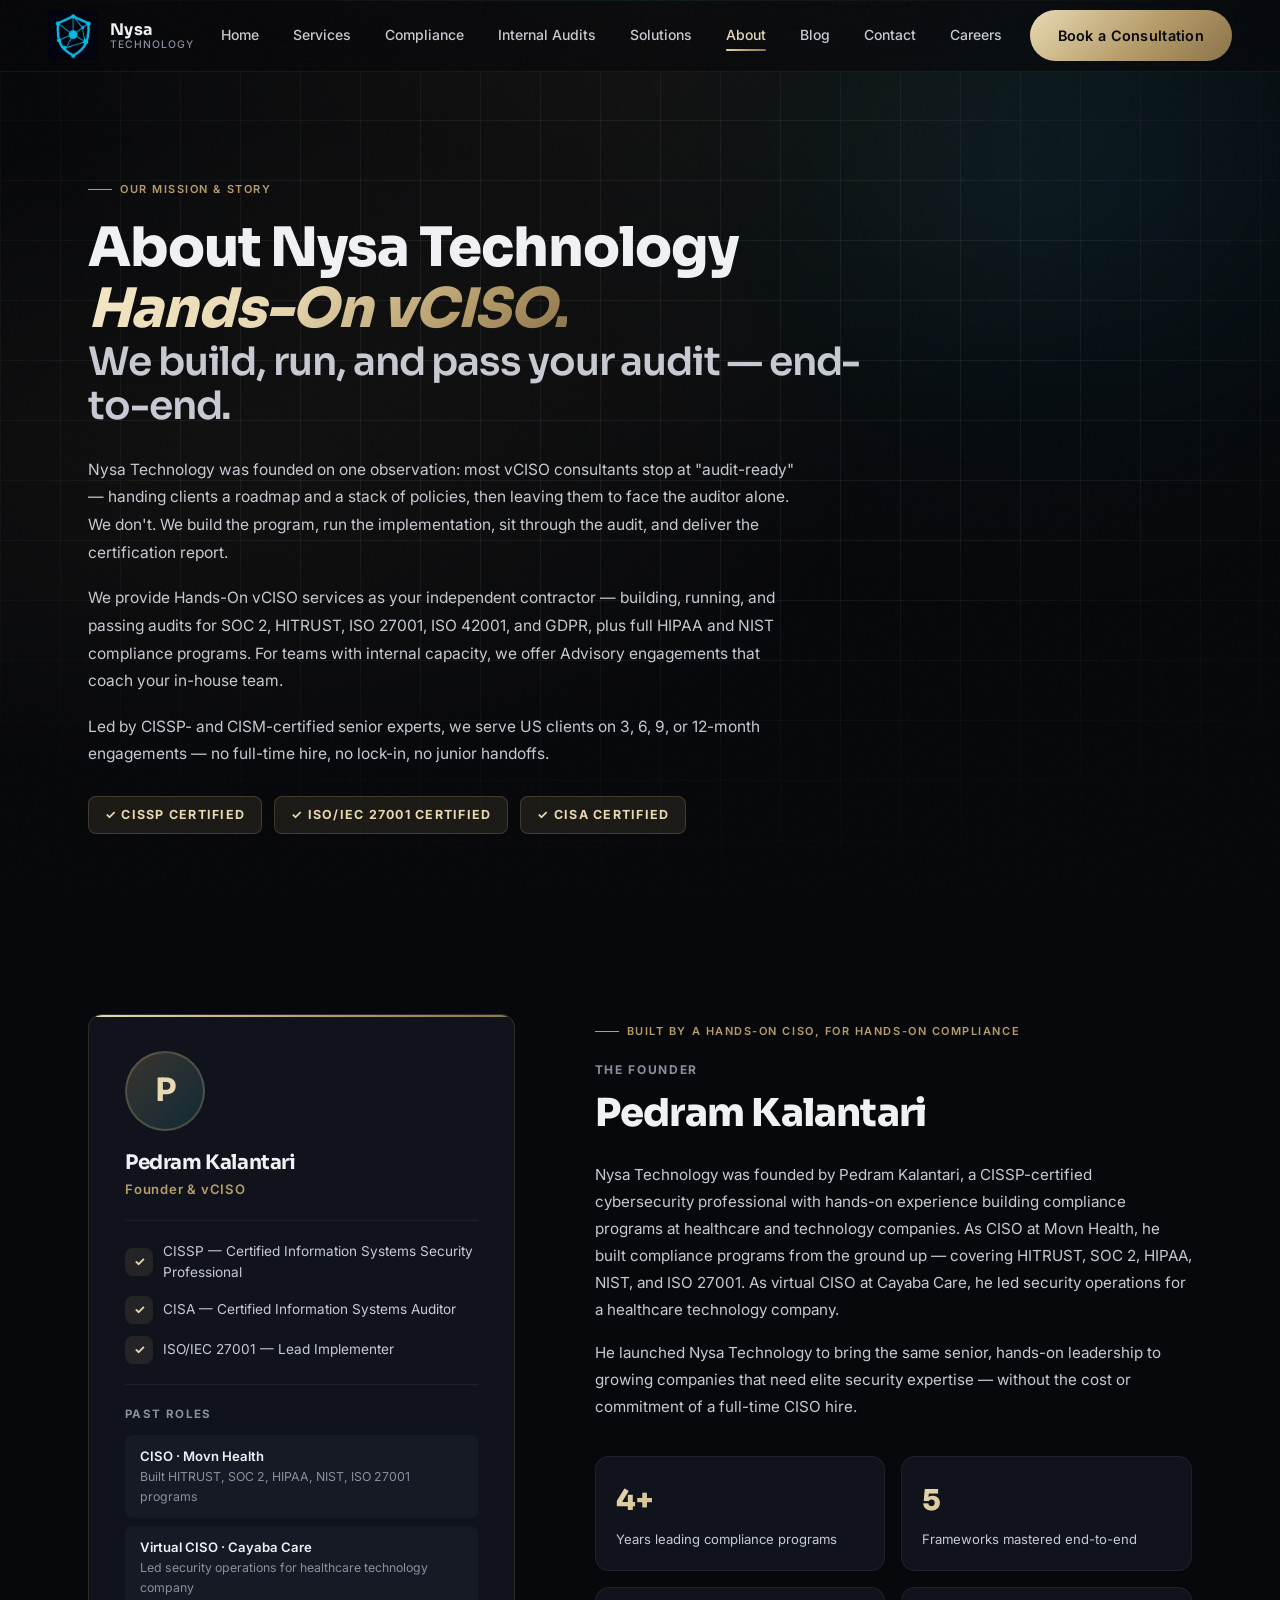
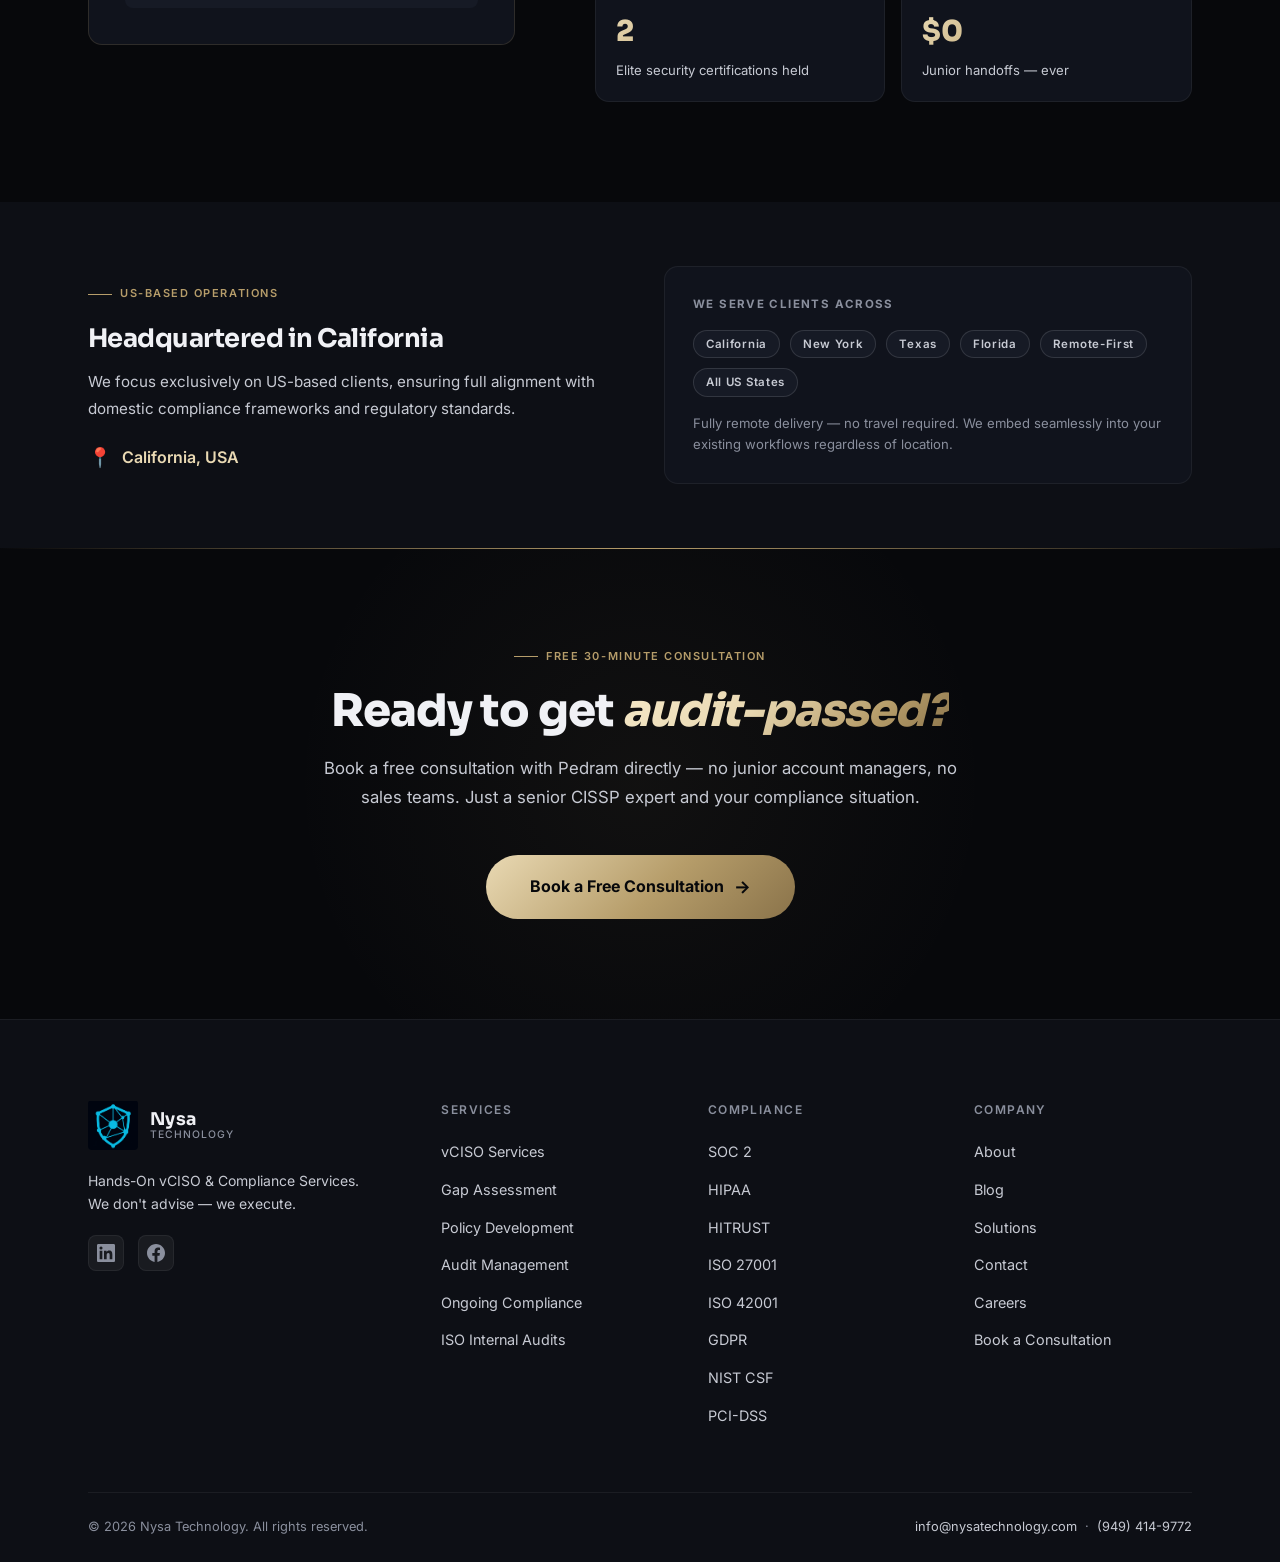
<file: about.html>
<!DOCTYPE html>
<html lang="en">
<head>
<!-- Google tag (gtag.js) -->
<script async src="https://www.googletagmanager.com/gtag/js?id=G-GBKCE5B61Q"></script>
<script>
  window.dataLayer = window.dataLayer || [];
  function gtag(){dataLayer.push(arguments);}
  gtag('js', new Date());
  gtag('config', 'G-GBKCE5B61Q');
</script>
  <meta charset="UTF-8" />
  <meta name="viewport" content="width=device-width, initial-scale=1.0" />
  <title>About Nysa Technology | Hands-On vCISO &amp; Compliance</title>
  <meta name="description" content="Nysa Technology was founded by Pedram Kalantari, CISSP-certified. We build, run, and pass SOC 2, HIPAA, HITRUST, ISO 27001, GDPR, and NIST audits end-to-end." />
  <link rel="preconnect" href="https://fonts.googleapis.com">
  <link rel="preconnect" href="https://fonts.gstatic.com" crossorigin>
  <link href="https://fonts.googleapis.com/css2?family=Sora:wght@400;600;700;800&family=Inter:wght@400;500;600;700&display=swap" rel="stylesheet">
    <link rel="icon" href="favicon.ico" sizes="48x48" />
  <link rel="icon" type="image/png" sizes="48x48" href="favicon-48x48.png" />
  <link rel="icon" type="image/png" sizes="32x32" href="favicon-32x32.png" />
  <link rel="icon" type="image/png" sizes="16x16" href="favicon-16x16.png" />
  <link rel="apple-touch-icon" sizes="180x180" href="apple-touch-icon.png" />
    <link rel="canonical" href="https://nysatechnology.com/about" />
  <meta property="og:type" content="website" />
  <meta property="og:site_name" content="Nysa Technology" />
  <meta property="og:title" content="About Nysa Technology | Hands-On vCISO &amp; Compliance" />
  <meta property="og:description" content="Nysa Technology was founded by Pedram Kalantari, CISSP-certified. We build, run, and pass SOC 2, HIPAA, HITRUST, ISO 27001, GDPR, and NIST audits end-to-end." />
  <meta property="og:url" content="https://nysatechnology.com/about" />
  <meta property="og:image" content="https://nysatechnology.com/logo.png" />
  <meta name="twitter:card" content="summary" />
  <meta name="twitter:title" content="About Nysa Technology | Hands-On vCISO &amp; Compliance" />
  <meta name="twitter:description" content="Nysa Technology was founded by Pedram Kalantari, CISSP-certified. We build, run, and pass SOC 2, HIPAA, HITRUST, ISO 27001, GDPR, and NIST audits end-to-end." />
  <meta name="twitter:image" content="https://nysatechnology.com/logo.png" />
  <link rel="stylesheet" href="styles.css" />
  <style>
    /* ── Shared enhancements ── */
    #scroll-progress { position:fixed;top:0;left:0;height:2px;background:linear-gradient(90deg,#b69d6a,#22d3ee,#b69d6a);background-size:200% 100%;z-index:10001;width:0%;transition:width 0.1s linear;animation:gradientShift 3s linear infinite; }
    @keyframes gradientShift { 0%{background-position:0% center}100%{background-position:200% center} }
    #cursor-glow { position:fixed;width:500px;height:500px;border-radius:50%;pointer-events:none;z-index:0;background:radial-gradient(circle,rgba(182,157,106,0.07) 0%,transparent 70%);transform:translate(-50%,-50%);transition:opacity 0.4s;mix-blend-mode:screen; }
    #loader { position:fixed;inset:0;background:#07080b;z-index:9999;display:flex;align-items:center;justify-content:center;flex-direction:column;gap:24px;transition:opacity 0.6s ease,visibility 0.6s ease; }
    #loader.hidden { opacity:0;visibility:hidden; }
    .loader-logo { font-family:'Sora',sans-serif;font-size:1.5rem;font-weight:800;background:linear-gradient(135deg,#e9d9b3,#b69d6a);-webkit-background-clip:text;-webkit-text-fill-color:transparent;background-clip:text; }
    .loader-bar-wrap { width:200px;height:2px;background:rgba(255,255,255,0.06);border-radius:2px;overflow:hidden; }
    .loader-bar { height:100%;background:linear-gradient(90deg,#b69d6a,#e9d9b3);border-radius:2px;width:0%;transition:width 0.8s cubic-bezier(0.4,0,0.2,1); }
    body::before { content:'';position:fixed;inset:0;z-index:9998;pointer-events:none;opacity:0.018;background-image:url("data:image/svg+xml,%3Csvg viewBox='0 0 256 256' xmlns='http://www.w3.org/2000/svg'%3E%3Cfilter id='noise'%3E%3CfeTurbulence type='fractalNoise' baseFrequency='0.9' numOctaves='4' stitchTiles='stitch'/%3E%3C/filter%3E%3Crect width='100%25' height='100%25' filter='url(%23noise)'/%3E%3C/svg%3E"); }

    /* ── Hero animations ── */
    .hero-line { display:block;transform:translateY(110%);opacity:0;animation:lineUp 0.9s cubic-bezier(0.16,1,0.3,1) forwards; }
    .hero-line:nth-child(1){animation-delay:0.3s}.hero-line:nth-child(2){animation-delay:0.45s}.hero-line:nth-child(3){animation-delay:0.6s}
    @keyframes lineUp { to{transform:translateY(0);opacity:1} }
    .fade-up { opacity:0;transform:translateY(20px);animation:fadeUp 0.7s cubic-bezier(0.16,1,0.3,1) forwards; }
    @keyframes fadeUp { to{opacity:1;transform:translateY(0)} }
    .hero-mesh { position:absolute;inset:0;z-index:0;background:radial-gradient(ellipse 80% 60% at 20% 50%,rgba(182,157,106,0.06) 0%,transparent 60%),radial-gradient(ellipse 60% 80% at 80% 20%,rgba(34,211,238,0.04) 0%,transparent 60%);animation:meshShift 12s ease-in-out infinite alternate; }
    @keyframes meshShift { 0%{opacity:1;transform:scale(1)}100%{opacity:0.8;transform:scale(1.05)} }
    .hero-scanline { position:absolute;left:0;right:0;height:1px;background:linear-gradient(90deg,transparent,rgba(182,157,106,0.3) 30%,rgba(34,211,238,0.4) 50%,rgba(182,157,106,0.3) 70%,transparent);top:0;z-index:1;animation:scanDown 6s linear infinite; }
    @keyframes scanDown { 0%{top:0;opacity:0}5%{opacity:1}95%{opacity:1}100%{top:100%;opacity:0} }

    /* ── Typography ── */
    .gradient-text { background:linear-gradient(135deg,#f5e8c8,#e9d9b3 40%,#b69d6a 75%,#8a734a);-webkit-background-clip:text;-webkit-text-fill-color:transparent;background-clip:text;font-style:italic; }

    /* ── CTA button ── */
    .btn-glow { background:var(--accent-grad);color:#07080b;font-size:1rem;padding:18px 44px;border-radius:50px;font-weight:700;display:inline-flex;align-items:center;gap:10px;position:relative;overflow:hidden;transition:transform 0.3s var(--ease),box-shadow 0.3s;text-decoration:none; }
    .btn-glow:hover { transform:translateY(-3px);box-shadow:0 20px 50px rgba(182,157,106,0.4); }

    /* ── Stat cards ── */
    .founder-stat { background:var(--bg-card);border:1px solid var(--line);border-radius:var(--radius);padding:20px;transition:transform 0.35s cubic-bezier(0.16,1,0.3,1),border-color 0.3s,box-shadow 0.3s; }
    .founder-stat:hover { transform:translateY(-4px);border-color:rgba(182,157,106,0.25);box-shadow:0 16px 40px rgba(0,0,0,0.4); }
    .stat-num { font-size:1.8rem;font-weight:800;font-family:'Sora',sans-serif;background:var(--accent-grad);-webkit-background-clip:text;-webkit-text-fill-color:transparent;background-clip:text;margin-bottom:6px;display:block; }

    /* ── Cert badges ── */
    .cert-row { display:flex;gap:12px;flex-wrap:wrap;margin-top:28px; }
    .cert-badge { display:inline-flex;align-items:center;gap:8px;padding:8px 16px;border-radius:var(--radius-sm);border:1px solid rgba(182,157,106,0.25);background:var(--accent-soft);font-size:0.78rem;font-weight:700;letter-spacing:0.1em;text-transform:uppercase;color:var(--accent-2);transition:box-shadow 0.3s,transform 0.3s; }
    .cert-badge:hover { transform:translateY(-2px);box-shadow:0 8px 24px rgba(182,157,106,0.2); }

    /* ── Founder card ── */
    .founder-card { background:var(--bg-card);border:1px solid rgba(182,157,106,0.18);border-radius:var(--radius);padding:36px;position:relative;overflow:hidden; }
    .founder-card::before { content:'';position:absolute;top:0;left:0;right:0;height:2px;background:var(--accent-grad); }

    /* ── Location card ── */
    .location-card { background:var(--bg-card);border:1px solid var(--line);border-radius:var(--radius);padding:28px; }

    /* ── CTA strip ── */
    .cta-about { padding:100px 0;text-align:center;position:relative;overflow:hidden; }
    .cta-about::before { content:'';position:absolute;top:50%;left:50%;transform:translate(-50%,-50%);width:700px;height:700px;border-radius:50%;background:radial-gradient(circle,rgba(182,157,106,0.06) 0%,transparent 70%);pointer-events:none; }
    .cta-about::after { content:'';position:absolute;top:0;left:0;right:0;height:1px;background:linear-gradient(90deg,transparent,var(--accent),transparent); }

    /* ── Tag cloud animation ── */
    .tag-cloud .tag { animation:tagFloat 4s ease-in-out infinite;display:inline-block; }
    .tag-cloud .tag:nth-child(1){animation-delay:0s}
    .tag-cloud .tag:nth-child(2){animation-delay:0.3s}
    .tag-cloud .tag:nth-child(3){animation-delay:0.6s}
    .tag-cloud .tag:nth-child(4){animation-delay:0.9s}
    .tag-cloud .tag:nth-child(5){animation-delay:1.2s}
    .tag-cloud .tag:nth-child(6){animation-delay:1.5s}
    @keyframes tagFloat { 0%,100%{transform:translateY(0)} 50%{transform:translateY(-4px)} }

    /* ── Avatar ── */
    .founder-avatar { width:80px;height:80px;border-radius:50%;background:linear-gradient(135deg,rgba(182,157,106,0.25),rgba(34,211,238,0.12));border:2px solid rgba(182,157,106,0.3);display:flex;align-items:center;justify-content:center;font-size:2rem;margin-bottom:20px;font-family:'Sora',sans-serif;color:var(--accent-2);font-weight:700; }

    /* ── Hero label ── */
    .hero-label { opacity:0;animation:fadeUp 0.6s cubic-bezier(0.16,1,0.3,1) 0.15s forwards; }

    /* ── Paragraphs ── */
    .hero-p { opacity:0;animation:fadeUp 0.7s cubic-bezier(0.16,1,0.3,1) forwards; }
    .hero-p:nth-child(1){ animation-delay:0.65s }
    .hero-p:nth-child(2){ animation-delay:0.78s }
    .hero-p:nth-child(3){ animation-delay:0.91s }

    .hero-certs { opacity:0;animation:fadeUp 0.7s cubic-bezier(0.16,1,0.3,1) 1.05s forwards; }

    /* ── Credential row ── */
    .cred-row { display:flex;align-items:center;gap:10px; }
    .cred-icon { width:28px;height:28px;border-radius:var(--radius-sm);background:var(--accent-soft);display:flex;align-items:center;justify-content:center;font-size:0.8rem;color:var(--accent-2);font-weight:700;flex-shrink:0; }
  </style>
</head>
<body>

<div id="scroll-progress"></div>
<div id="cursor-glow"></div>

<div id="loader">
  <div class="loader-logo">Nysa Technology</div>
  <div class="loader-bar-wrap"><div class="loader-bar" id="loaderBar"></div></div>
</div>

<!-- NAV -->
<nav class="nav" id="nav">
  <div class="nav-inner">
    <a href="index.html" class="nav-logo">
      <img src="logo.png" width="50" height="50" alt="Nysa Technology" style="object-fit:contain;border-radius:4px;">
      <div class="nav-logo-text"><span class="nav-logo-name">Nysa</span><span class="nav-logo-sub">Technology</span></div>
    </a>
    <div class="nav-links">
      <a href="index.html" class="nav-link">Home</a>
      <a href="services.html" class="nav-link">Services</a>
      <a href="compliance.html" class="nav-link">Compliance</a>
      <a href="internal-audits.html" class="nav-link">Internal Audits</a>
      <a href="partners.html" class="nav-link">Solutions</a>
      <a href="about.html" class="nav-link">About</a>
      <a href="blog.html" class="nav-link">Blog</a>
      <a href="contact.html" class="nav-link">Contact</a><a href="careers.html" class="nav-link">Careers</a>
    </div>
    <div class="nav-cta"><a href="https://calendly.com/pedrambk" target="_blank" rel="noopener" class="btn btn-primary">Book a Consultation</a></div>
    <div class="nav-hamburger" id="hamburger"><span></span><span></span><span></span></div>
  </div>
</nav>
<div class="nav-mobile" id="mobileNav">
  <a href="index.html" class="nav-link">Home</a>
  <a href="services.html" class="nav-link">Services</a>
  <a href="compliance.html" class="nav-link">Compliance</a>
  <a href="internal-audits.html" class="nav-link">Internal Audits</a>
  <a href="partners.html" class="nav-link">Solutions</a>
  <a href="about.html" class="nav-link">About</a>
  <a href="blog.html" class="nav-link">Blog</a>
  <a href="contact.html" class="nav-link">Contact</a><a href="careers.html" class="nav-link">Careers</a>
  <a href="https://calendly.com/pedrambk" target="_blank" rel="noopener" class="btn btn-primary">Book a Consultation</a>
</div>

<!-- ============================================================
     PAGE HERO
     ============================================================ -->
<div class="page-hero" style="position:relative;overflow:hidden;">
  <div class="hero-mesh"></div>
  <div class="page-hero-bg"></div>
  <div class="hero-bg-grid"></div>
  <div class="hero-scanline"></div>
  <div class="hero-glow" style="width:500px;height:400px;background:rgba(34,211,238,0.04);top:-60px;right:-60px;filter:blur(100px);position:absolute;z-index:0;"></div>
  <div class="container" style="position:relative;z-index:2;">
    <div class="page-hero-inner" style="max-width:800px;">
      <div class="label hero-label">Our Mission &amp; Story</div>
      <h1 style="font-size:clamp(2rem,4.5vw,3.4rem);font-weight:800;margin-bottom:28px;line-height:1.12;overflow:hidden;">
        <span class="hero-line">About Nysa Technology</span>
        <span class="hero-line"><span class="gradient-text">Hands-On vCISO.</span></span>
        <span class="hero-line" style="font-size:0.72em;font-weight:600;color:var(--text-dim);">We build, run, and pass your audit — end-to-end.</span>
      </h1>
      <div style="display:flex;flex-direction:column;gap:18px;max-width:720px;">
        <p class="hero-p" style="color:var(--text-dim);font-size:0.97rem;line-height:1.78;">Nysa Technology was founded on one observation: most vCISO consultants stop at "audit-ready" — handing clients a roadmap and a stack of policies, then leaving them to face the auditor alone. We don't. We build the program, run the implementation, sit through the audit, and deliver the certification report.</p>
        <p class="hero-p" style="color:var(--text-dim);font-size:0.97rem;line-height:1.78;">We provide Hands-On vCISO services as your independent contractor — building, running, and passing audits for SOC 2, HITRUST, ISO 27001, ISO 42001, and GDPR, plus full HIPAA and NIST compliance programs. For teams with internal capacity, we offer Advisory engagements that coach your in-house team.</p>
        <p class="hero-p" style="color:var(--text-dim);font-size:0.97rem;line-height:1.78;">Led by CISSP- and CISM-certified senior experts, we serve US clients on 3, 6, 9, or 12-month engagements — no full-time hire, no lock-in, no junior handoffs.</p>
      </div>
      <div class="cert-row hero-certs">
        <span class="cert-badge">✓ CISSP Certified</span>
        <span class="cert-badge">✓ ISO/IEC 27001 Certified</span>
        <span class="cert-badge">✓ CISA Certified</span>
      </div>
    </div>
  </div>
</div>

<!-- ============================================================
     THE FOUNDER
     ============================================================ -->
<section class="section">
  <div class="container">
    <div style="display:grid;grid-template-columns:1fr 1.4fr;gap:80px;align-items:start;">

      <!-- Founder Card -->
      <div class="reveal-left">
        <div class="founder-card">
          <div class="founder-avatar">P</div>
          <h3 style="font-size:1.25rem;font-weight:700;margin-bottom:4px;">Pedram Kalantari</h3>
          <p style="font-size:0.82rem;color:var(--accent);font-weight:600;letter-spacing:0.06em;margin-bottom:20px;">Founder &amp; vCISO</p>

          <div style="display:flex;flex-direction:column;gap:12px;padding-top:20px;border-top:1px solid var(--line);">
            <div class="cred-row">
              <div class="cred-icon">✓</div>
              <span style="font-size:0.85rem;color:var(--text-dim);">CISSP — Certified Information Systems Security Professional</span>
            </div>
            <div class="cred-row">
              <div class="cred-icon">✓</div>
              <span style="font-size:0.85rem;color:var(--text-dim);">CISA — Certified Information Systems Auditor</span>
            </div>
            <div class="cred-row">
              <div class="cred-icon">✓</div>
              <span style="font-size:0.85rem;color:var(--text-dim);">ISO/IEC 27001 — Lead Implementer</span>
            </div>
          </div>

          <div style="margin-top:20px;padding-top:20px;border-top:1px solid var(--line);">
            <div style="font-size:0.72rem;font-weight:700;letter-spacing:0.12em;text-transform:uppercase;color:var(--muted);margin-bottom:12px;">Past Roles</div>
            <div style="display:flex;flex-direction:column;gap:8px;">
              <div style="background:var(--bg-card-2);border-radius:var(--radius-sm);padding:10px 14px;transition:border-color 0.2s;border:1px solid transparent;">
                <div style="font-size:0.82rem;font-weight:600;color:var(--text);">CISO · Movn Health</div>
                <div style="font-size:0.77rem;color:var(--muted);">Built HITRUST, SOC 2, HIPAA, NIST, ISO 27001 programs</div>
              </div>
              <div style="background:var(--bg-card-2);border-radius:var(--radius-sm);padding:10px 14px;transition:border-color 0.2s;border:1px solid transparent;">
                <div style="font-size:0.82rem;font-weight:600;color:var(--text);">Virtual CISO · Cayaba Care</div>
                <div style="font-size:0.77rem;color:var(--muted);">Led security operations for healthcare technology company</div>
              </div>
            </div>
          </div>
        </div>
      </div>

      <!-- Story -->
      <div class="reveal-right delay-1">
        <div class="label">Built by a Hands-On CISO, for Hands-On Compliance</div>
        <div style="font-size:0.75rem;font-weight:700;letter-spacing:0.14em;text-transform:uppercase;color:var(--muted);margin-bottom:12px;">The Founder</div>
        <h2 style="font-size:clamp(1.8rem,3vw,2.4rem);font-weight:800;margin-bottom:24px;">Pedram Kalantari</h2>

        <div style="display:flex;flex-direction:column;gap:16px;">
          <p style="color:var(--text-dim);font-size:0.95rem;line-height:1.78;">Nysa Technology was founded by Pedram Kalantari, a CISSP-certified cybersecurity professional with hands-on experience building compliance programs at healthcare and technology companies. As CISO at Movn Health, he built compliance programs from the ground up — covering HITRUST, SOC 2, HIPAA, NIST, and ISO 27001. As virtual CISO at Cayaba Care, he led security operations for a healthcare technology company.</p>
          <p style="color:var(--text-dim);font-size:0.95rem;line-height:1.78;">He launched Nysa Technology to bring the same senior, hands-on leadership to growing companies that need elite security expertise — without the cost or commitment of a full-time CISO hire.</p>
        </div>

        <!-- Animated Stat Cards -->
        <div style="margin-top:36px;display:grid;grid-template-columns:1fr 1fr;gap:16px;">
          <div class="founder-stat">
            <span class="stat-num" data-count="5" data-suffix="+">5+</span>
            <div style="font-size:0.82rem;color:var(--text-dim);">Years leading compliance programs</div>
          </div>
          <div class="founder-stat">
            <span class="stat-num" data-count="6" data-suffix="">6</span>
            <div style="font-size:0.82rem;color:var(--text-dim);">Frameworks mastered end-to-end</div>
          </div>
          <div class="founder-stat">
            <span class="stat-num" data-count="3" data-suffix="">3</span>
            <div style="font-size:0.82rem;color:var(--text-dim);">Elite security certifications held</div>
          </div>
          <div class="founder-stat">
            <span class="stat-num" data-prefix="$" data-count="0" data-suffix="">$0</span>
            <div style="font-size:0.82rem;color:var(--text-dim);">Junior handoffs — ever</div>
          </div>
        </div>
      </div>
    </div>
  </div>
</section>

<!-- ============================================================
     LOCATION
     ============================================================ -->
<section class="section-sm bg-elev">
  <div class="container">
    <div style="display:grid;grid-template-columns:1fr 1fr;gap:48px;align-items:center;">
      <div class="reveal-left">
        <div class="label">US-Based Operations</div>
        <h2 style="font-size:1.6rem;font-weight:700;margin-bottom:16px;">Headquartered in California</h2>
        <p style="color:var(--text-dim);font-size:0.95rem;line-height:1.75;">We focus exclusively on US-based clients, ensuring full alignment with domestic compliance frameworks and regulatory standards.</p>
        <div style="margin-top:20px;display:flex;align-items:center;gap:10px;">
          <span style="font-size:1.2rem;">📍</span>
          <span style="color:var(--accent-2);font-weight:600;">California, USA</span>
        </div>
      </div>
      <div class="reveal-right delay-1">
        <div class="location-card">
          <div style="font-size:0.72rem;font-weight:700;letter-spacing:0.12em;text-transform:uppercase;color:var(--muted);margin-bottom:16px;">We Serve Clients Across</div>
          <div class="tag-cloud" style="display:flex;gap:10px;flex-wrap:wrap;">
            <span class="tag">California</span>
            <span class="tag">New York</span>
            <span class="tag">Texas</span>
            <span class="tag">Florida</span>
            <span class="tag">Remote-First</span>
            <span class="tag">All US States</span>
          </div>
          <p style="color:var(--muted);font-size:0.82rem;margin-top:16px;line-height:1.6;">Fully remote delivery — no travel required. We embed seamlessly into your existing workflows regardless of location.</p>
        </div>
      </div>
    </div>
  </div>
</section>

<!-- ============================================================
     FINAL CTA
     ============================================================ -->
<section class="cta-about">
  <div class="container" style="position:relative;z-index:2;">
    <div style="max-width:640px;margin:0 auto;">
      <div class="label reveal" style="justify-content:center;display:flex;margin-bottom:20px;">Free 30-Minute Consultation</div>
      <h2 class="section-title reveal" style="font-size:clamp(2rem,4vw,2.8rem);margin-bottom:16px;">Ready to get <span class="gradient-text">audit-passed?</span></h2>
      <p class="section-sub reveal delay-1" style="text-align:center;margin:0 auto 44px;">Book a free consultation with Pedram directly — no junior account managers, no sales teams. Just a senior CISSP expert and your compliance situation.</p>
      <div class="reveal delay-2">
        <a href="https://calendly.com/pedrambk" target="_blank" rel="noopener" class="btn-glow">Book a Free Consultation <span style="font-size:1.1em;">→</span></a>
      </div>
    </div>
  </div>
</section>

<!-- FOOTER -->
<footer class="footer">
  <div class="container">
    <div class="footer-top">
      <div class="footer-brand">
        <div class="footer-logo">
          <img src="logo.png" width="50" height="50" alt="Nysa Technology" style="object-fit:contain;border-radius:4px;">
          <div class="footer-logo-text nav-logo-text"><span class="nav-logo-name">Nysa</span><span class="nav-logo-sub">Technology</span></div>
        </div>
        <p class="footer-tagline">Hands-On vCISO &amp; Compliance Services. We don't advise — we execute.</p>
        <div class="footer-social">
          <a href="https://www.linkedin.com/company/nysatech" target="_blank" rel="noopener" aria-label="LinkedIn" class="social-icon"><svg width="18" height="18" viewBox="0 0 24 24" fill="currentColor"><path d="M20.447 20.452h-3.554v-5.569c0-1.328-.027-3.037-1.852-3.037-1.853 0-2.136 1.445-2.136 2.939v5.667H9.351V9h3.414v1.561h.046c.477-.9 1.637-1.85 3.37-1.85 3.601 0 4.267 2.37 4.267 5.455v6.286zM5.337 7.433a2.062 2.062 0 0 1-2.063-2.065 2.064 2.064 0 1 1 2.063 2.065zm1.782 13.019H3.555V9h3.564v11.452zM22.225 0H1.771C.792 0 0 .774 0 1.729v20.542C0 23.227.792 24 1.771 24h20.451C23.2 24 24 23.227 24 22.271V1.729C24 .774 23.2 0 22.222 0h.003z"/></svg></a>
          <a href="#" aria-label="Facebook" class="social-icon"><svg width="18" height="18" viewBox="0 0 24 24" fill="currentColor"><path d="M24 12.073c0-6.627-5.373-12-12-12s-12 5.373-12 12c0 5.99 4.388 10.954 10.125 11.854v-8.385H7.078v-3.47h3.047V9.43c0-3.007 1.792-4.669 4.533-4.669 1.312 0 2.686.235 2.686.235v2.953H15.83c-1.491 0-1.956.925-1.956 1.874v2.25h3.328l-.532 3.47h-2.796v8.385C19.612 23.027 24 18.062 24 12.073z"/></svg></a>
        </div>
      </div>
      <div class="footer-col"><div class="footer-col-title">Services</div><ul><li><a href="services.html">vCISO Services</a></li><li><a href="services.html">Gap Assessment</a></li><li><a href="services.html">Policy Development</a></li><li><a href="services.html">Audit Management</a></li><li><a href="services.html">Ongoing Compliance</a></li><li><a href="internal-audits.html">ISO Internal Audits</a></li></ul></div>
      <div class="footer-col"><div class="footer-col-title">Compliance</div><ul><li><a href="compliance.html">SOC 2</a></li><li><a href="compliance.html">HIPAA</a></li><li><a href="compliance.html">HITRUST</a></li><li><a href="compliance.html">ISO 27001</a></li><li><a href="compliance.html">ISO 42001</a></li><li><a href="compliance.html">GDPR</a></li><li><a href="compliance.html">NIST CSF</a></li><li><a href="compliance.html">PCI-DSS</a></li></ul></div>
      <div class="footer-col"><div class="footer-col-title">Company</div><ul><li><a href="about.html">About</a></li><li><a href="blog.html">Blog</a></li><li><a href="partners.html">Solutions</a></li><li><a href="contact.html">Contact</a></li><li><a href="careers.html">Careers</a></li><li><a href="https://calendly.com/pedrambk" target="_blank" rel="noopener">Book a Consultation</a></li></ul></div>
    </div>
    <div class="footer-bottom">
      <p class="footer-copy">© 2026 Nysa Technology. All rights reserved.</p>
      <p class="footer-contact"><a href="mailto:info@nysatechnology.com">info@nysatechnology.com</a> &nbsp;·&nbsp; <a href="tel:9494149772">(949) 414-9772</a></p>
    </div>
  </div>
</footer>

<script src="main.js"></script>
<script>
// Loader
(function(){const loader=document.getElementById('loader'),bar=document.getElementById('loaderBar');let p=0;const iv=setInterval(()=>{p+=Math.random()*25;if(p>90)p=90;bar.style.width=p+'%';},120);window.addEventListener('load',()=>{clearInterval(iv);bar.style.width='100%';setTimeout(()=>loader.classList.add('hidden'),400);});setTimeout(()=>loader.classList.add('hidden'),3000);})();
// Cursor
(function(){const el=document.getElementById('cursor-glow');if(!el||window.matchMedia('(hover: none)').matches){el&&(el.style.display='none');return;}let mx=-999,my=-999;document.addEventListener('mousemove',e=>{mx=e.clientX;my=e.clientY;});function loop(){el.style.left=mx+'px';el.style.top=my+'px';requestAnimationFrame(loop);}loop();})();
// Scroll progress
(function(){const bar=document.getElementById('scroll-progress');window.addEventListener('scroll',()=>{const pct=window.scrollY/(document.documentElement.scrollHeight-window.innerHeight)*100;bar.style.width=Math.min(pct,100)+'%';},{passive:true});})();
// Counter animation
(function(){const counters=document.querySelectorAll('.stat-num[data-count]');if(!counters.length)return;const observer=new IntersectionObserver(entries=>{entries.forEach(entry=>{if(!entry.isIntersecting)return;const el=entry.target,target=parseFloat(el.dataset.count),suffix=el.dataset.suffix||'',prefix=el.dataset.prefix||'',duration=1600,startTime=performance.now();function update(now){const elapsed=now-startTime,progress=Math.min(elapsed/duration,1),ease=1-Math.pow(1-progress,3),value=Number.isInteger(target)?Math.round(ease*target):(ease*target).toFixed(0);el.textContent=prefix+value+suffix;if(progress<1)requestAnimationFrame(update);}requestAnimationFrame(update);observer.unobserve(el);});},{threshold:0.5});counters.forEach(el=>observer.observe(el));})();
</script>
</body>
</html>
</file>
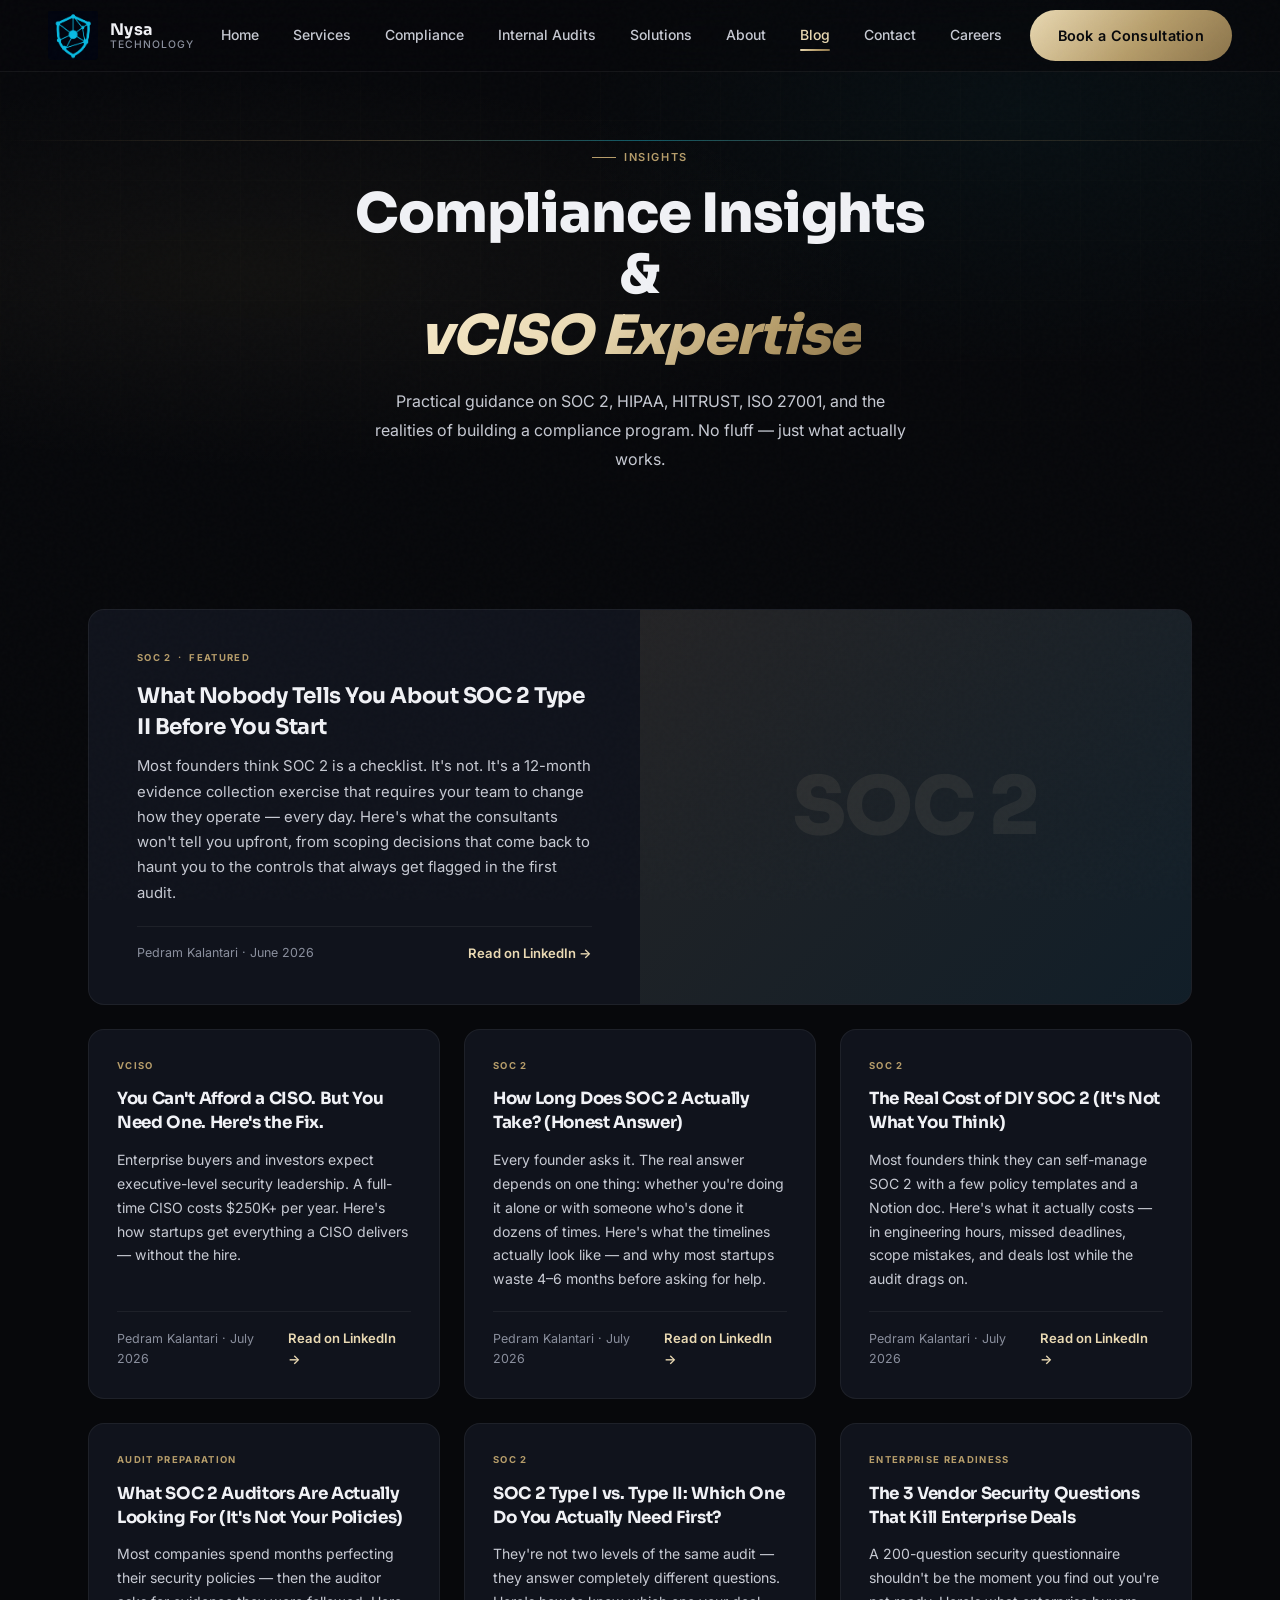
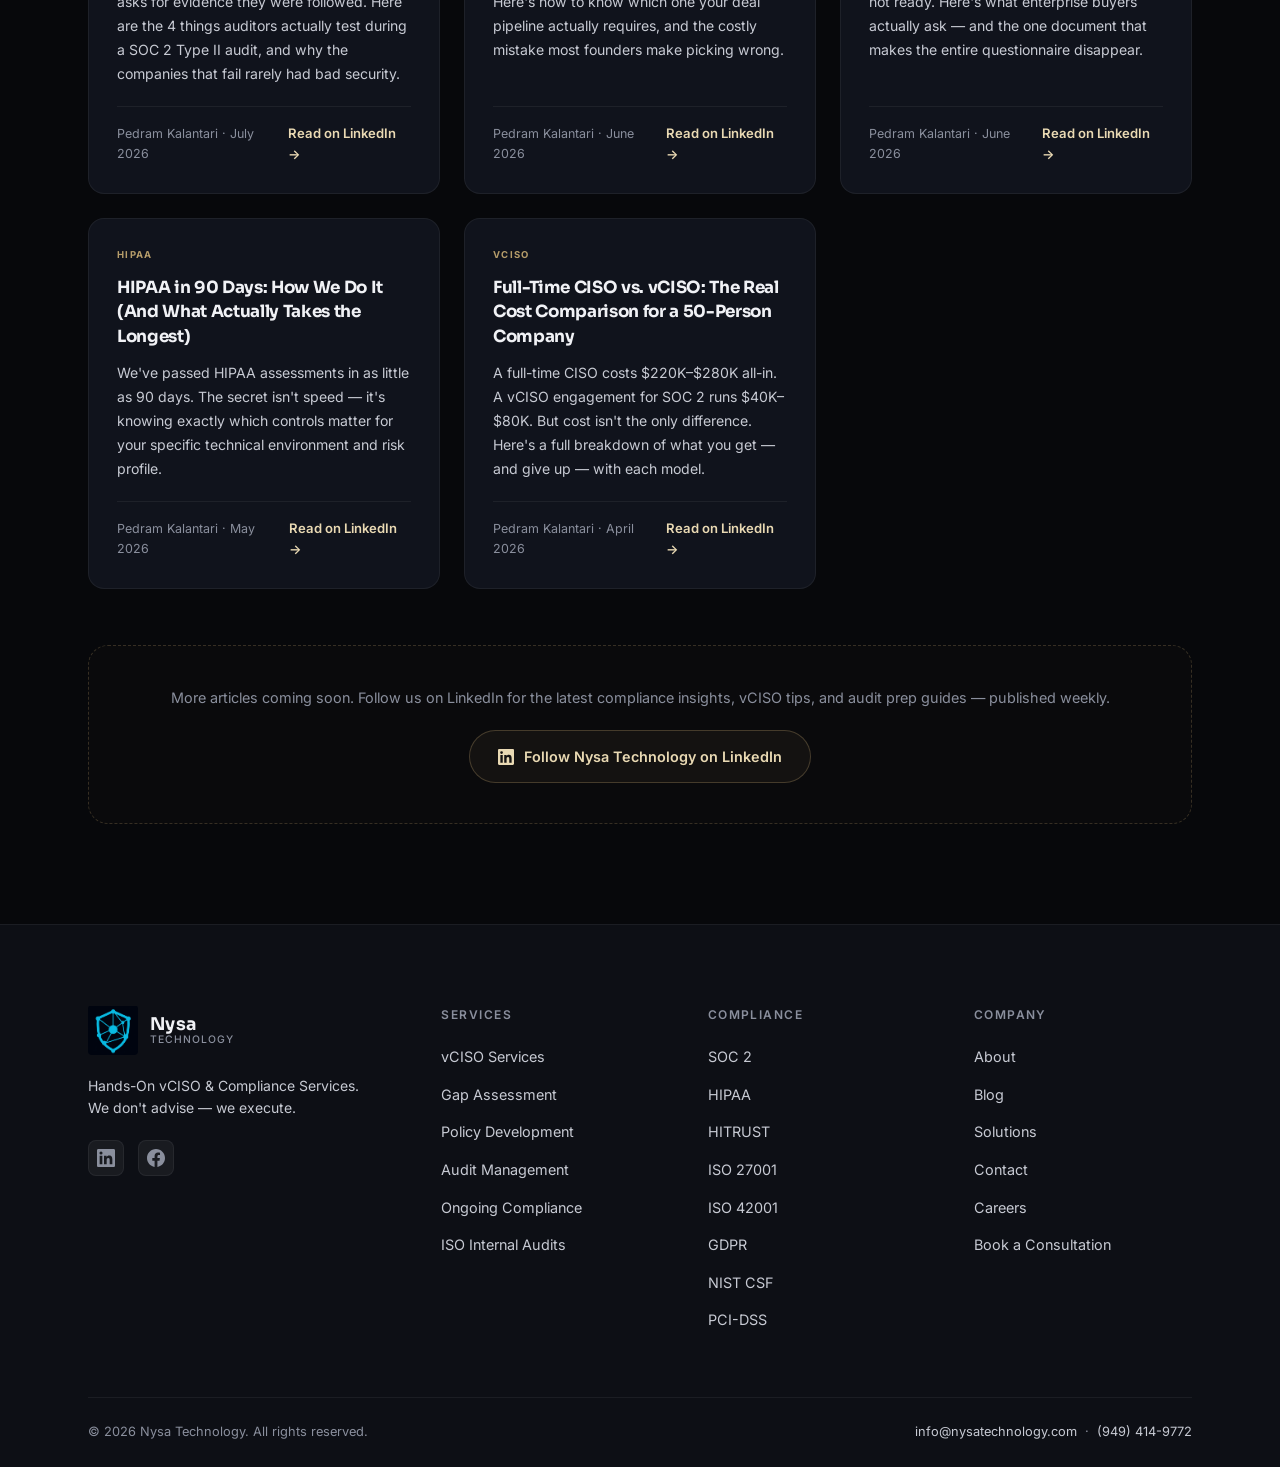
<file: blog.html>
<!DOCTYPE html>
<html lang="en">
<head>
<!-- Google tag (gtag.js) -->
<script async src="https://www.googletagmanager.com/gtag/js?id=G-GBKCE5B61Q"></script>
<script>
  window.dataLayer = window.dataLayer || [];
  function gtag(){dataLayer.push(arguments);}
  gtag('js', new Date());
  gtag('config', 'G-GBKCE5B61Q');
</script>
  <meta charset="UTF-8" />
  <meta name="viewport" content="width=device-width, initial-scale=1.0" />
  <title>Insights &amp; Blog | Nysa Technology vCISO</title>
  <meta name="description" content="Compliance insights, vCISO guidance, and cybersecurity expertise from Nysa Technology. Practical articles on SOC 2, HIPAA, HITRUST, ISO 27001, and more." />
  <link rel="preconnect" href="https://fonts.googleapis.com">
  <link rel="preconnect" href="https://fonts.gstatic.com" crossorigin>
  <link href="https://fonts.googleapis.com/css2?family=Sora:wght@400;600;700;800&family=Inter:wght@400;500;600;700&display=swap" rel="stylesheet">
    <link rel="icon" href="favicon.ico" sizes="48x48" />
  <link rel="icon" type="image/png" sizes="48x48" href="favicon-48x48.png" />
  <link rel="icon" type="image/png" sizes="32x32" href="favicon-32x32.png" />
  <link rel="icon" type="image/png" sizes="16x16" href="favicon-16x16.png" />
  <link rel="apple-touch-icon" sizes="180x180" href="apple-touch-icon.png" />
    <link rel="canonical" href="https://nysatechnology.com/blog" />
  <meta property="og:type" content="website" />
  <meta property="og:site_name" content="Nysa Technology" />
  <meta property="og:title" content="Insights &amp; Blog | Nysa Technology vCISO" />
  <meta property="og:description" content="Compliance insights, vCISO guidance, and cybersecurity expertise from Nysa Technology. Practical articles on SOC 2, HIPAA, HITRUST, ISO 27001, and more." />
  <meta property="og:url" content="https://nysatechnology.com/blog" />
  <meta property="og:image" content="https://nysatechnology.com/logo.png" />
  <meta name="twitter:card" content="summary" />
  <meta name="twitter:title" content="Insights &amp; Blog | Nysa Technology vCISO" />
  <meta name="twitter:description" content="Compliance insights, vCISO guidance, and cybersecurity expertise from Nysa Technology. Practical articles on SOC 2, HIPAA, HITRUST, ISO 27001, and more." />
  <meta name="twitter:image" content="https://nysatechnology.com/logo.png" />
  <link rel="stylesheet" href="styles.css" />
  <style>
    #scroll-progress{position:fixed;top:0;left:0;height:2px;background:linear-gradient(90deg,#b69d6a,#22d3ee,#b69d6a);background-size:200% 100%;z-index:10001;width:0%;transition:width 0.1s linear;animation:gradientShift 3s linear infinite;}
    @keyframes gradientShift{0%{background-position:0% center}100%{background-position:200% center}}
    #cursor-glow{position:fixed;width:500px;height:500px;border-radius:50%;pointer-events:none;z-index:0;background:radial-gradient(circle,rgba(182,157,106,0.07) 0%,transparent 70%);transform:translate(-50%,-50%);mix-blend-mode:screen;}
    #loader{position:fixed;inset:0;background:#07080b;z-index:9999;display:flex;align-items:center;justify-content:center;flex-direction:column;gap:24px;transition:opacity 0.6s ease,visibility 0.6s ease;}
    #loader.hidden{opacity:0;visibility:hidden;}
    .loader-logo{font-family:'Sora',sans-serif;font-size:1.5rem;font-weight:800;background:linear-gradient(135deg,#e9d9b3,#b69d6a);-webkit-background-clip:text;-webkit-text-fill-color:transparent;background-clip:text;}
    .loader-bar-wrap{width:200px;height:2px;background:rgba(255,255,255,0.06);border-radius:2px;overflow:hidden;}
    .loader-bar{height:100%;background:linear-gradient(90deg,#b69d6a,#e9d9b3);border-radius:2px;width:0%;transition:width 0.8s cubic-bezier(0.4,0,0.2,1);}
    body::before{content:'';position:fixed;inset:0;z-index:9998;pointer-events:none;opacity:0.018;background-image:url("data:image/svg+xml,%3Csvg viewBox='0 0 256 256' xmlns='http://www.w3.org/2000/svg'%3E%3Cfilter id='noise'%3E%3CfeTurbulence type='fractalNoise' baseFrequency='0.9' numOctaves='4' stitchTiles='stitch'/%3E%3C/filter%3E%3Crect width='100%25' height='100%25' filter='url(%23noise)'/%3E%3C/svg%3E");}
    .hero-line{display:block;transform:translateY(110%);opacity:0;animation:lineUp 0.9s cubic-bezier(0.16,1,0.3,1) forwards;}
    .hero-line:nth-child(1){animation-delay:0.3s}.hero-line:nth-child(2){animation-delay:0.45s}
    @keyframes lineUp{to{transform:translateY(0);opacity:1}}
    .hero-mesh{position:absolute;inset:0;z-index:0;background:radial-gradient(ellipse 80% 60% at 20% 50%,rgba(182,157,106,0.06) 0%,transparent 60%),radial-gradient(ellipse 60% 80% at 80% 20%,rgba(34,211,238,0.04) 0%,transparent 60%);animation:meshShift 12s ease-in-out infinite alternate;}
    @keyframes meshShift{0%{opacity:1;transform:scale(1)}100%{opacity:0.8;transform:scale(1.05)}}
    .hero-scanline{position:absolute;left:0;right:0;height:1px;background:linear-gradient(90deg,transparent,rgba(182,157,106,0.3) 30%,rgba(34,211,238,0.4) 50%,rgba(182,157,106,0.3) 70%,transparent);z-index:1;animation:scanDown 6s linear infinite;}
    @keyframes scanDown{0%{top:0%;opacity:0}5%{opacity:1}95%{opacity:1}100%{top:100%;opacity:0}}
    .gradient-text{background:linear-gradient(135deg,#f5e8c8,#e9d9b3 40%,#b69d6a 75%,#8a734a);-webkit-background-clip:text;-webkit-text-fill-color:transparent;background-clip:text;font-style:italic;}
    .btn-glow{background:linear-gradient(135deg,#e9d9b3,#b69d6a 55%,#8a734a);color:#07080b;font-size:1rem;padding:18px 44px;border-radius:50px;font-weight:700;display:inline-flex;align-items:center;gap:10px;transition:transform 0.3s,box-shadow 0.3s;}
    .btn-glow:hover{transform:translateY(-3px);box-shadow:0 20px 50px rgba(182,157,106,0.4);}

    /* Blog styles */
    .blog-grid{display:grid;grid-template-columns:repeat(3,1fr);gap:24px;margin-top:48px;}
    .blog-card{background:var(--bg-card);border:1px solid var(--line);border-radius:16px;overflow:hidden;transition:border-color 0.3s,transform 0.4s cubic-bezier(0.16,1,0.3,1),box-shadow 0.4s;display:flex;flex-direction:column;position:relative;}
    .blog-card::before{content:'';position:absolute;top:0;left:0;right:0;height:3px;background:linear-gradient(90deg,#b69d6a,#e9d9b3 50%,transparent);transform:scaleX(0);transform-origin:left;transition:transform 0.4s;}
    .blog-card:hover{border-color:rgba(182,157,106,0.35);transform:translateY(-6px);box-shadow:0 24px 60px rgba(0,0,0,0.45);}
    .blog-card:hover::before{transform:scaleX(1);}
    .blog-card-body{padding:28px;display:flex;flex-direction:column;flex:1;}
    .blog-cat{display:inline-block;font-size:9.5px;font-weight:700;letter-spacing:0.14em;text-transform:uppercase;color:var(--accent);margin-bottom:14px;}
    .blog-title{font-size:1.05rem;font-weight:700;line-height:1.45;color:var(--text);margin-bottom:12px;}
    .blog-excerpt{font-size:0.88rem;line-height:1.7;color:var(--text-dim);flex:1;margin-bottom:20px;}
    .blog-meta{display:flex;align-items:center;justify-content:space-between;border-top:1px solid var(--line);padding-top:16px;font-size:0.78rem;color:var(--muted);}
    .blog-read-more{color:var(--accent-2);font-weight:600;font-size:0.82rem;text-decoration:none;transition:color 0.2s;}
    .blog-read-more:hover{color:var(--accent);}

    /* Featured post — first card spans full width */
    .blog-card-featured{grid-column:1/-1;display:grid;grid-template-columns:1fr 1fr;gap:0;}
    .blog-card-featured .blog-card-body{padding:40px 48px;}
    .blog-card-featured .blog-title{font-size:1.35rem;}
    .blog-card-featured .blog-excerpt{font-size:0.93rem;}
    .blog-card-featured-visual{background:linear-gradient(135deg,rgba(182,157,106,0.12) 0%,rgba(34,211,238,0.06) 100%);display:flex;align-items:center;justify-content:center;min-height:220px;position:relative;overflow:hidden;}
    .blog-card-featured-visual::after{content:'SOC 2';font-family:'Sora',sans-serif;font-size:5rem;font-weight:800;opacity:0.07;color:#e9d9b3;letter-spacing:-0.02em;}

    .coming-soon-strip{margin-top:56px;padding:40px;border:1px dashed rgba(182,157,106,0.25);border-radius:20px;background:rgba(182,157,106,0.02);text-align:center;}
    .coming-soon-strip p{color:var(--muted);font-size:0.9rem;margin-bottom:20px;line-height:1.7;}
    .btn-linkedin{display:inline-flex;align-items:center;gap:10px;padding:14px 28px;border-radius:50px;border:1px solid rgba(182,157,106,0.3);background:rgba(182,157,106,0.06);color:var(--accent-2);font-weight:600;font-size:0.9rem;text-decoration:none;transition:background 0.3s,border-color 0.3s,transform 0.3s,box-shadow 0.3s;}
    .btn-linkedin:hover{background:rgba(182,157,106,0.12);border-color:rgba(182,157,106,0.5);transform:translateY(-2px);box-shadow:0 12px 30px rgba(0,0,0,0.3);}

    @media(max-width:960px){.blog-grid{grid-template-columns:repeat(2,1fr);}.blog-card-featured{grid-template-columns:1fr;}.blog-card-featured-visual{display:none;}}
    @media(max-width:640px){.blog-grid{grid-template-columns:1fr;}.blog-card-featured .blog-card-body{padding:28px;}}
  </style>
</head>
<body>

<div id="scroll-progress"></div>
<div id="cursor-glow"></div>
<div id="loader"><div class="loader-logo">Nysa Technology</div><div class="loader-bar-wrap"><div class="loader-bar" id="loaderBar"></div></div></div>

<!-- NAV -->
<nav class="nav" id="nav"><div class="nav-inner"><a href="index.html" class="nav-logo"><img src="logo.png" width="50" height="50" alt="Nysa Technology" style="object-fit:contain;border-radius:4px;"><div class="nav-logo-text"><span class="nav-logo-name">Nysa</span><span class="nav-logo-sub">Technology</span></div></a><div class="nav-links"><a href="index.html" class="nav-link">Home</a><a href="services.html" class="nav-link">Services</a><a href="compliance.html" class="nav-link">Compliance</a><a href="internal-audits.html" class="nav-link">Internal Audits</a><a href="partners.html" class="nav-link">Solutions</a><a href="about.html" class="nav-link">About</a><a href="blog.html" class="nav-link active">Blog</a><a href="contact.html" class="nav-link">Contact</a><a href="careers.html" class="nav-link">Careers</a></div><div class="nav-cta"><a href="https://calendly.com/pedrambk" target="_blank" rel="noopener" class="btn btn-primary">Book a Consultation</a></div><div class="nav-hamburger" id="hamburger"><span></span><span></span><span></span></div></div></nav>
<div class="nav-mobile" id="mobileNav"><a href="index.html" class="nav-link">Home</a><a href="services.html" class="nav-link">Services</a><a href="compliance.html" class="nav-link">Compliance</a><a href="internal-audits.html" class="nav-link">Internal Audits</a><a href="partners.html" class="nav-link">Solutions</a><a href="about.html" class="nav-link">About</a><a href="blog.html" class="nav-link">Blog</a><a href="contact.html" class="nav-link">Contact</a><a href="careers.html" class="nav-link">Careers</a><a href="https://calendly.com/pedrambk" target="_blank" rel="noopener" class="btn btn-primary">Book a Consultation</a></div>

<!-- PAGE HERO -->
<section class="page-hero" style="position:relative;padding:140px 0 72px;overflow:hidden;">
  <div class="hero-mesh"></div>
  <div class="hero-scanline"></div>
  <div class="hero-bg-grid" style="position:absolute;inset:0;z-index:0;opacity:0.04;background-image:linear-gradient(rgba(182,157,106,0.4) 1px,transparent 1px),linear-gradient(90deg,rgba(182,157,106,0.4) 1px,transparent 1px);background-size:60px 60px;"></div>
  <div class="container" style="position:relative;z-index:2;text-align:center;max-width:680px;margin:0 auto;">
    <div class="label" style="margin-bottom:18px;overflow:hidden;">
      <span class="hero-line">Insights</span>
    </div>
    <h1 style="font-size:clamp(2.2rem,5vw,3.4rem);font-weight:800;line-height:1.12;margin-bottom:20px;overflow:hidden;">
      <span class="hero-line">Compliance Insights &amp;</span>
      <span class="hero-line"><span class="gradient-text">vCISO Expertise</span></span>
    </h1>
    <p class="reveal delay-2" style="color:var(--text-dim);font-size:1rem;line-height:1.8;max-width:540px;margin:0 auto;">
      Practical guidance on SOC 2, HIPAA, HITRUST, ISO 27001, and the realities of building a compliance program. No fluff — just what actually works.
    </p>
  </div>
</section>


<!-- Post: What Auditors Actually Look For -->
<!-- BLOG POSTS -->
<section class="section" style="padding-top:16px;">
  <div class="container">
    <div class="blog-grid" id="blogGrid">



      <!-- Post: The Real Cost of DIY SOC 2 -->


<!-- Post 1 — Featured, spans full width -->
      <article class="blog-card blog-card-featured reveal delay-1">
        <div class="blog-card-body">
          <span class="blog-cat" style="color:#b69d6a;">SOC 2 &nbsp;·&nbsp; Featured</span>
          <h2 class="blog-title">What Nobody Tells You About SOC 2 Type II Before You Start</h2>
          <p class="blog-excerpt">Most founders think SOC 2 is a checklist. It's not. It's a 12-month evidence collection exercise that requires your team to change how they operate — every day. Here's what the consultants won't tell you upfront, from scoping decisions that come back to haunt you to the controls that always get flagged in the first audit.</p>
          <div class="blog-meta">
            <span>Pedram Kalantari · June 2026</span>
            <a href="https://www.linkedin.com/company/nysatech" target="_blank" rel="noopener" class="blog-read-more">Read on LinkedIn →</a>
          </div>
        </div>
        <div class="blog-card-featured-visual"></div>
      </article>


      <!-- ++++++++++++++++++++++++++++++++++++++++++++++++++++++++++++++++++++++++++++++++++++++++++++++ -->

<!-- Post: vCISO -->
<article class="blog-card reveal delay-2">
  <div class="blog-card-body">
    <span class="blog-cat">vCISO</span>
    <h2 class="blog-title">You Can't Afford a CISO. But You Need One. Here's the Fix.</h2>
    <p class="blog-excerpt">Enterprise buyers and investors expect executive-level security leadership. A full-time CISO costs $250K+ per year. Here's how startups get everything a CISO delivers — without the hire.</p>
    <div class="blog-meta">
      <span>Pedram Kalantari · July 2026</span>
      <a href="https://www.linkedin.com/posts/nysatech_vciso-startupsecurity-soc2-activity-7485418461557354497-1m-u?utm_source=share&utm_medium=member_desktop&rcm=ACoAAGnS47oB-9yWABAea-GQ5DYd81RPF8Nuxck" target="_blank" rel="noopener" class="blog-read-more">Read on LinkedIn →</a>
    </div>
  </div>
</article>



      
      <!-- Post: SOC 2 Timeline -->
<article class="blog-card reveal delay-2">
  <div class="blog-card-body">
    <span class="blog-cat">SOC 2</span>
    <h2 class="blog-title">How Long Does SOC 2 Actually Take? (Honest Answer)</h2>
    <p class="blog-excerpt">Every founder asks it. The real answer depends on one thing: whether you're doing it alone or with someone who's done it dozens of times. Here's what the timelines actually look like — and why most startups waste 4–6 months before asking for help.</p>
    <div class="blog-meta">
      <span>Pedram Kalantari · July 2026</span>
      <a href="https://www.linkedin.com/posts/nysatech_soc2-soc2typeii-startupcompliance-activity-7482865170294439936-PlAm?utm_source=share&utm_medium=member_desktop&rcm=ACoAAGnS47oB-9yWABAea-GQ5DYd81RPF8Nuxck" target="_blank" rel="noopener" class="blog-read-more">Read on LinkedIn →</a>
    </div>
  </div>
</article>


      <article class="blog-card reveal delay-2">
  <div class="blog-card-body">
    <span class="blog-cat">SOC 2</span>
    <h2 class="blog-title">The Real Cost of DIY SOC 2 (It's Not What You Think)</h2>
    <p class="blog-excerpt">Most founders think they can self-manage SOC 2 with a few policy templates and a Notion doc. Here's what it actually costs — in engineering hours, missed deadlines, scope mistakes, and deals lost while the audit drags on.</p>
    <div class="blog-meta">
      <span>Pedram Kalantari · July 2026</span>
      <a href="https://www.linkedin.com/feed/update/urn:li:activity:7481786403853332480" target="_blank" rel="noopener" class="blog-read-more">Read on LinkedIn →</a>
    </div>
  </div>
</article>

        <article class="blog-card reveal delay-2">
                  <div class="blog-card-body">
                    <span class="blog-cat">Audit Preparation</span>
                    <h2 class="blog-title">What SOC 2 Auditors Are Actually Looking For (It's Not Your Policies)</h2>
                    <p class="blog-excerpt">Most companies spend months perfecting their security policies — then the auditor asks for evidence they were followed. Here are the 4 things auditors actually test during a SOC 2 Type II audit, and why the companies that fail rarely had bad security.</p>
                    <div class="blog-meta">
                      <span>Pedram Kalantari · July 2026</span>
                      <a href="https://www.linkedin.com/feed/update/urn:li:activity:7480826482953584640" target="_blank" rel="noopener" class="blog-read-more">Read on LinkedIn →</a>
                    </div>
                  </div>
                </article>


      <!-- Post: SOC 2 Type I vs Type II -->
      <article class="blog-card reveal delay-2">
        <div class="blog-card-body">
          <span class="blog-cat">SOC 2</span>
          <h2 class="blog-title">SOC 2 Type I vs. Type II: Which One Do You Actually Need First?</h2>
          <p class="blog-excerpt">They're not two levels of the same audit — they answer completely different questions. Here's how to know which one your deal pipeline actually requires, and the costly mistake most founders make picking wrong.</p>
          <div class="blog-meta">
            <span>Pedram Kalantari · June 2026</span>
            <a href="https://www.linkedin.com/posts/soc2-soc2typeii-startupcompliance-share-7479609397288030209-Wddx/?utm_source=share&utm_medium=member_desktop&rcm=ACoAAGnS47oB-9yWABAea-GQ5DYd81RPF8Nuxck" target="_blank" rel="noopener" class="blog-read-more">Read on LinkedIn →</a>
          </div>
        </div>
      </article>


          <!-- Post: Vendor Security Questionnaires -->
    <article class="blog-card reveal delay-2">
      <div class="blog-card-body">
        <span class="blog-cat">Enterprise Readiness</span>
        <h2 class="blog-title">The 3 Vendor Security Questions That Kill Enterprise Deals</h2>
        <p class="blog-excerpt">A 200-question security questionnaire shouldn't be the moment you find out you're not ready. Here's what enterprise buyers actually ask — and the one document that makes the entire questionnaire disappear.</p>
        <div class="blog-meta">
          <span>Pedram Kalantari · June 2026</span>
          <a href="https://www.linkedin.com/posts/nysatech_soc2-securitycompliance-enterprisereadiness-activity-7479610482220441600-IiOh?utm_source=share&utm_medium=member_desktop&rcm=ACoAAGnS47oB-9yWABAea-GQ5DYd81RPF8Nuxck" target="_blank" rel="noopener" class="blog-read-more">Read on LinkedIn →</a>
        </div>
      </div>
    </article>

      <!-- Post 2 -->
      <article class="blog-card reveal delay-3">
        <div class="blog-card-body">
          <span class="blog-cat">HIPAA</span>
          <h2 class="blog-title">HIPAA in 90 Days: How We Do It (And What Actually Takes the Longest)</h2>
          <p class="blog-excerpt">We've passed HIPAA assessments in as little as 90 days. The secret isn't speed — it's knowing exactly which controls matter for your specific technical environment and risk profile.</p>
          <div class="blog-meta">
            <span>Pedram Kalantari · May 2026</span>
            <a href="https://www.linkedin.com/company/nysatech" target="_blank" rel="noopener" class="blog-read-more">Read on LinkedIn →</a>
          </div>
        </div>
      </article>

      <!-- Post 3 -->
      <article class="blog-card reveal delay-4">
        <div class="blog-card-body">
          <span class="blog-cat">vCISO</span>
          <h2 class="blog-title">Full-Time CISO vs. vCISO: The Real Cost Comparison for a 50-Person Company</h2>
          <p class="blog-excerpt">A full-time CISO costs $220K–$280K all-in. A vCISO engagement for SOC 2 runs $40K–$80K. But cost isn't the only difference. Here's a full breakdown of what you get — and give up — with each model.</p>
          <div class="blog-meta">
            <span>Pedram Kalantari · April 2026</span>
            <a href="https://www.linkedin.com/company/nysatech" target="_blank" rel="noopener" class="blog-read-more">Read on LinkedIn →</a>
          </div>
        </div>
      </article>

    </div>

    <!-- Coming soon strip -->
    <div class="coming-soon-strip reveal delay-2">
      <p>More articles coming soon. Follow us on LinkedIn for the latest compliance insights, vCISO tips, and audit prep guides — published weekly.</p>
      <a href="https://www.linkedin.com/company/nysatech" target="_blank" rel="noopener" class="btn-linkedin">
        <svg width="16" height="16" viewBox="0 0 24 24" fill="currentColor"><path d="M20.447 20.452h-3.554v-5.569c0-1.328-.027-3.037-1.852-3.037-1.853 0-2.136 1.445-2.136 2.939v5.667H9.351V9h3.414v1.561h.046c.477-.9 1.637-1.85 3.37-1.85 3.601 0 4.267 2.37 4.267 5.455v6.286zM5.337 7.433a2.062 2.062 0 01-2.063-2.065 2.064 2.064 0 112.063 2.065zm1.782 13.019H3.555V9h3.564v11.452zM22.225 0H1.771C.792 0 0 .774 0 1.729v20.542C0 23.227.792 24 1.771 24h20.451C23.2 24 24 23.227 24 22.271V1.729C24 .774 23.2 0 22.222 0h.003z"/></svg>
        Follow Nysa Technology on LinkedIn
      </a>
    </div>
  </div>
</section>

<!-- FOOTER -->
<footer class="footer"><div class="container"><div class="footer-top"><div class="footer-brand"><div class="footer-logo"><img src="logo.png" width="50" height="50" alt="Nysa Technology" style="object-fit:contain;border-radius:4px;"><div class="footer-logo-text nav-logo-text"><span class="nav-logo-name">Nysa</span><span class="nav-logo-sub">Technology</span></div></div><p class="footer-tagline">Hands-On vCISO &amp; Compliance Services. We don't advise — we execute.</p><div class="footer-social"><a href="https://www.linkedin.com/company/nysatech" target="_blank" rel="noopener" aria-label="LinkedIn" class="social-icon"><svg width="18" height="18" viewBox="0 0 24 24" fill="currentColor"><path d="M20.447 20.452h-3.554v-5.569c0-1.328-.027-3.037-1.852-3.037-1.853 0-2.136 1.445-2.136 2.939v5.667H9.351V9h3.414v1.561h.046c.477-.9 1.637-1.85 3.37-1.85 3.601 0 4.267 2.37 4.267 5.455v6.286zM5.337 7.433a2.062 2.062 0 0 1-2.063-2.065 2.064 2.064 0 1 1 2.063 2.065zm1.782 13.019H3.555V9h3.564v11.452zM22.225 0H1.771C.792 0 0 .774 0 1.729v20.542C0 23.227.792 24 1.771 24h20.451C23.2 24 24 23.227 24 22.271V1.729C24 .774 23.2 0 22.222 0h.003z"/></svg></a><a href="#" aria-label="Facebook" class="social-icon"><svg width="18" height="18" viewBox="0 0 24 24" fill="currentColor"><path d="M24 12.073c0-6.627-5.373-12-12-12s-12 5.373-12 12c0 5.99 4.388 10.954 10.125 11.854v-8.385H7.078v-3.47h3.047V9.43c0-3.007 1.792-4.669 4.533-4.669 1.312 0 2.686.235 2.686.235v2.953H15.83c-1.491 0-1.956.925-1.956 1.874v2.25h3.328l-.532 3.47h-2.796v8.385C19.612 23.027 24 18.062 24 12.073z"/></svg></a></div></div><div class="footer-col"><div class="footer-col-title">Services</div><ul><li><a href="services.html">vCISO Services</a></li><li><a href="services.html">Gap Assessment</a></li><li><a href="services.html">Policy Development</a></li><li><a href="services.html">Audit Management</a></li><li><a href="services.html">Ongoing Compliance</a></li><li><a href="internal-audits.html">ISO Internal Audits</a></li></ul></div><div class="footer-col"><div class="footer-col-title">Compliance</div><ul><li><a href="compliance.html">SOC 2</a></li><li><a href="compliance.html">HIPAA</a></li><li><a href="compliance.html">HITRUST</a></li><li><a href="compliance.html">ISO 27001</a></li><li><a href="compliance.html">ISO 42001</a></li><li><a href="compliance.html">GDPR</a></li><li><a href="compliance.html">NIST CSF</a></li><li><a href="compliance.html">PCI-DSS</a></li></ul></div><div class="footer-col"><div class="footer-col-title">Company</div><ul><li><a href="about.html">About</a></li><li><a href="blog.html">Blog</a></li><li><a href="partners.html">Solutions</a></li><li><a href="contact.html">Contact</a></li><li><a href="careers.html">Careers</a></li><li><a href="https://calendly.com/pedrambk" target="_blank" rel="noopener">Book a Consultation</a></li></ul></div></div><div class="footer-bottom"><p class="footer-copy">© 2026 Nysa Technology. All rights reserved.</p><p class="footer-contact"><a href="mailto:info@nysatechnology.com">info@nysatechnology.com</a> &nbsp;·&nbsp; <a href="tel:9494149772">(949) 414-9772</a></p></div></div></footer>

<script src="main.js"></script>
<script>
(function(){const l=document.getElementById('loader'),b=document.getElementById('loaderBar');let p=0;const iv=setInterval(()=>{p+=Math.random()*25;if(p>90)p=90;b.style.width=p+'%';},120);window.addEventListener('load',()=>{clearInterval(iv);b.style.width='100%';setTimeout(()=>l.classList.add('hidden'),400);});setTimeout(()=>l.classList.add('hidden'),3000);})();
(function(){const el=document.getElementById('cursor-glow');if(!el||window.matchMedia('(hover: none)').matches){el&&(el.style.display='none');return;}let mx=-999,my=-999;document.addEventListener('mousemove',e=>{mx=e.clientX;my=e.clientY;});function loop(){el.style.left=mx+'px';el.style.top=my+'px';requestAnimationFrame(loop);}loop();})();
(function(){const bar=document.getElementById('scroll-progress');window.addEventListener('scroll',()=>{const pct=window.scrollY/(document.documentElement.scrollHeight-window.innerHeight)*100;bar.style.width=Math.min(pct,100)+'%';},{passive:true});})();
</script>
</body>
</html>
</file>
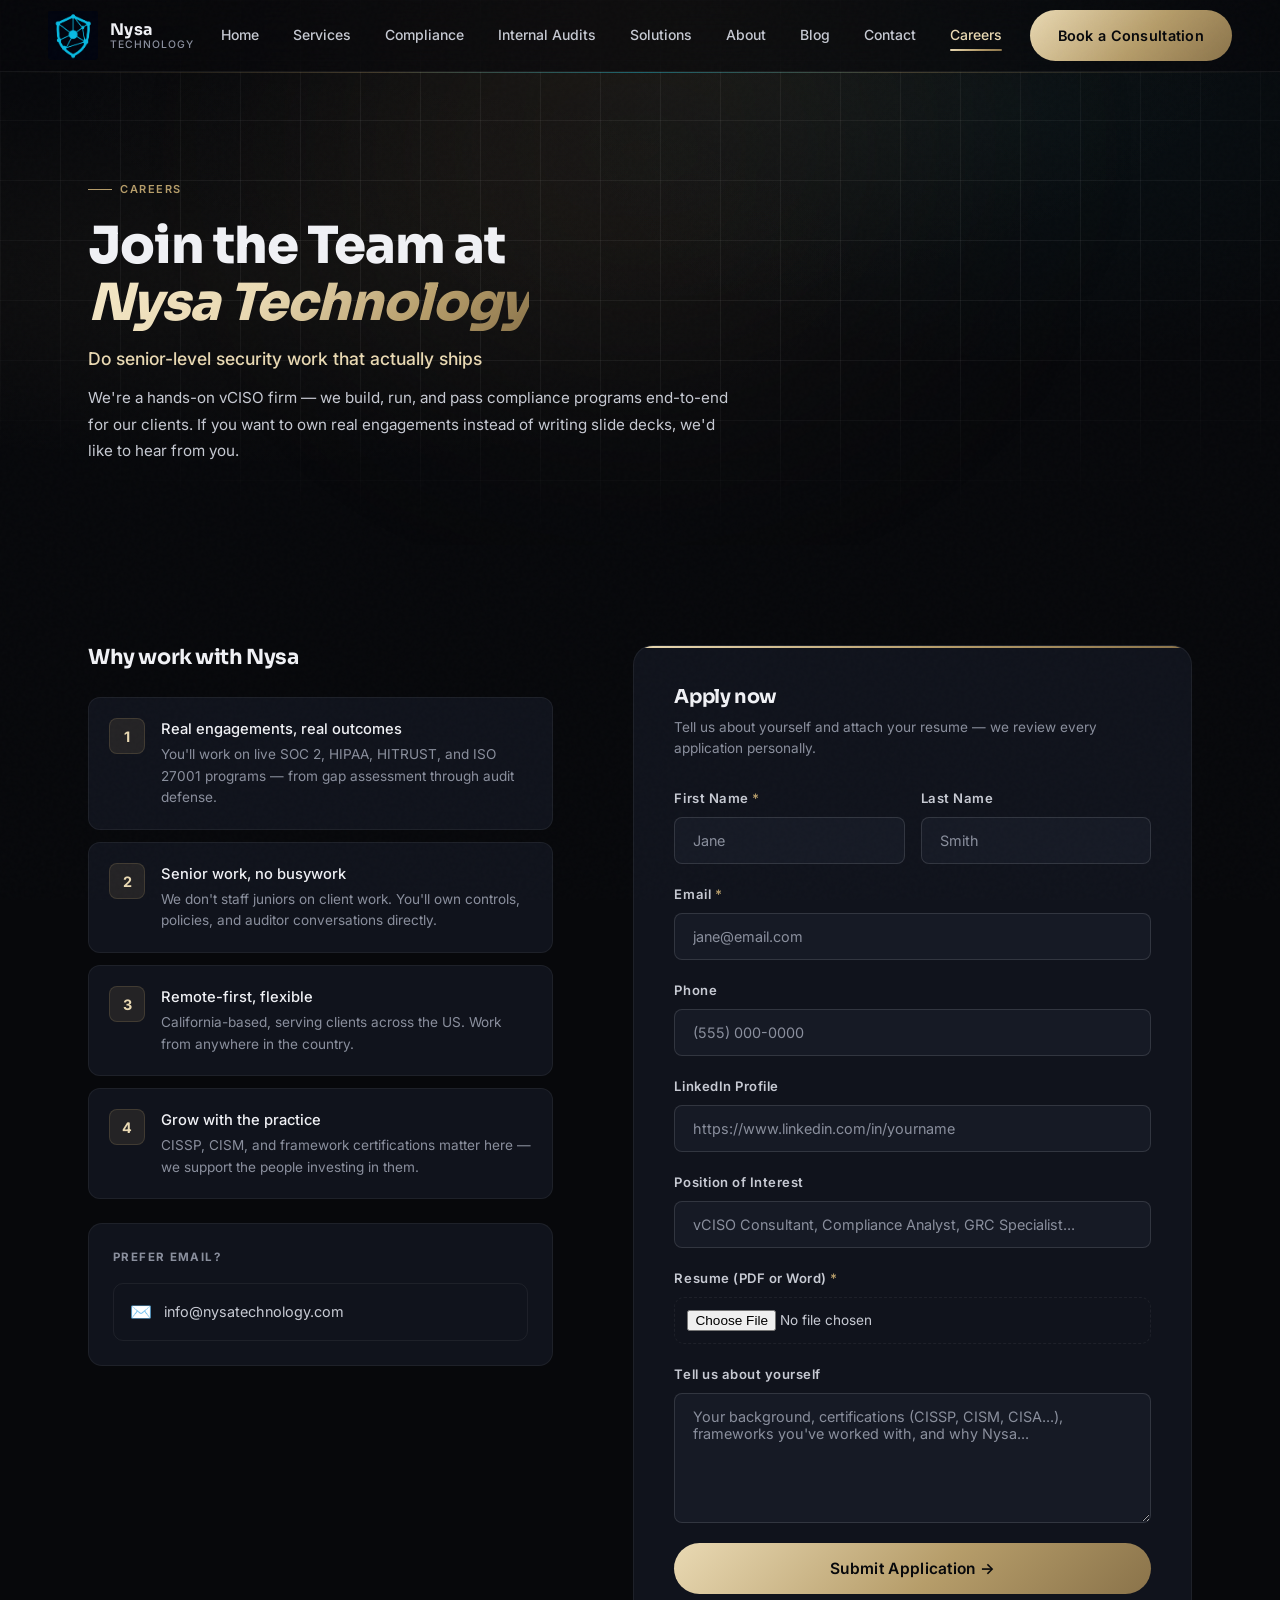
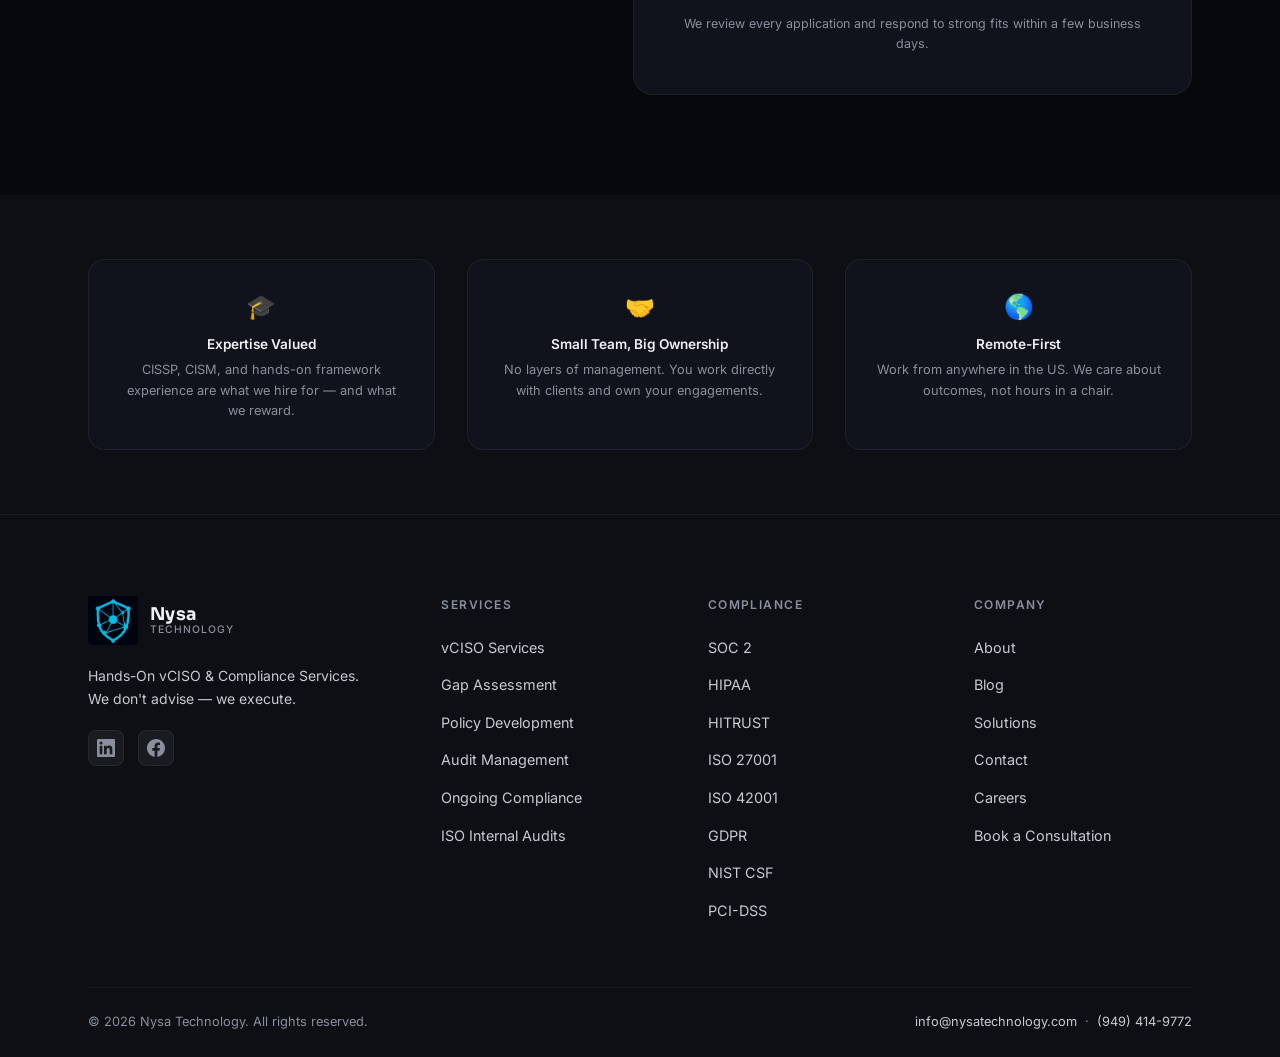
<file: careers.html>
<!DOCTYPE html>
<html lang="en">
<head>
<!-- Google tag (gtag.js) -->
<script async src="https://www.googletagmanager.com/gtag/js?id=G-GBKCE5B61Q"></script>
<script>
  window.dataLayer = window.dataLayer || [];
  function gtag(){dataLayer.push(arguments);}
  gtag('js', new Date());
  gtag('config', 'G-GBKCE5B61Q');
</script>
  <meta charset="UTF-8" />
  <meta name="viewport" content="width=device-width, initial-scale=1.0" />
  <title>Careers — vCISO, GRC & Compliance Consultant Jobs | Nysa Technology</title>
  <link rel="canonical" href="https://nysatechnology.com/careers" />
  <meta name="description" content="Join Nysa Technology. We're building a senior team of hands-on security and compliance experts. Apply to work on real SOC 2, HIPAA, HITRUST, and ISO 27001 engagements." />
    <link rel="icon" href="favicon.ico" sizes="48x48" />
  <link rel="icon" type="image/png" sizes="48x48" href="favicon-48x48.png" />
  <link rel="icon" type="image/png" sizes="32x32" href="favicon-32x32.png" />
  <link rel="icon" type="image/png" sizes="16x16" href="favicon-16x16.png" />
  <link rel="apple-touch-icon" sizes="180x180" href="apple-touch-icon.png" />
    <meta property="og:type" content="website" />
  <meta property="og:site_name" content="Nysa Technology" />
  <meta property="og:title" content="Careers — vCISO, GRC & Compliance Consultant Jobs | Nysa Technology" />
  <meta property="og:description" content="Join Nysa Technology. We're building a senior team of hands-on security and compliance experts. Apply to work on real SOC 2, HIPAA, HITRUST, and ISO 27001 engagements." />
  <meta property="og:url" content="https://nysatechnology.com/careers" />
  <meta property="og:image" content="https://nysatechnology.com/logo.png" />
  <meta name="twitter:card" content="summary" />
  <meta name="twitter:title" content="Careers — vCISO, GRC & Compliance Consultant Jobs | Nysa Technology" />
  <meta name="twitter:description" content="Join Nysa Technology. We're building a senior team of hands-on security and compliance experts. Apply to work on real SOC 2, HIPAA, HITRUST, and ISO 27001 engagements." />
  <meta name="twitter:image" content="https://nysatechnology.com/logo.png" />
  <link rel="stylesheet" href="styles.css" />
  <style>
    #scroll-progress{position:fixed;top:0;left:0;height:2px;background:linear-gradient(90deg,#b69d6a,#22d3ee,#b69d6a);background-size:200% 100%;z-index:10001;width:0%;transition:width 0.1s linear;animation:gradientShift 3s linear infinite;}
    @keyframes gradientShift{0%{background-position:0% center}100%{background-position:200% center}}
    #cursor-glow{position:fixed;width:500px;height:500px;border-radius:50%;pointer-events:none;z-index:0;background:radial-gradient(circle,rgba(182,157,106,0.07) 0%,transparent 70%);transform:translate(-50%,-50%);mix-blend-mode:screen;}
    #loader{position:fixed;inset:0;background:#07080b;z-index:9999;display:flex;align-items:center;justify-content:center;flex-direction:column;gap:24px;transition:opacity 0.6s ease,visibility 0.6s ease;}
    #loader.hidden{opacity:0;visibility:hidden;}
    .loader-logo{font-family:'Sora',sans-serif;font-size:1.5rem;font-weight:800;background:linear-gradient(135deg,#e9d9b3,#b69d6a);-webkit-background-clip:text;-webkit-text-fill-color:transparent;background-clip:text;}
    .loader-bar-wrap{width:200px;height:2px;background:rgba(255,255,255,0.06);border-radius:2px;overflow:hidden;}
    .loader-bar{height:100%;background:linear-gradient(90deg,#b69d6a,#e9d9b3);border-radius:2px;width:0%;transition:width 0.8s cubic-bezier(0.4,0,0.2,1);}
    body::before{content:'';position:fixed;inset:0;z-index:9998;pointer-events:none;opacity:0.018;background-image:url("data:image/svg+xml,%3Csvg viewBox='0 0 256 256' xmlns='http://www.w3.org/2000/svg'%3E%3Cfilter id='noise'%3E%3CfeTurbulence type='fractalNoise' baseFrequency='0.9' numOctaves='4' stitchTiles='stitch'/%3E%3C/filter%3E%3Crect width='100%25' height='100%25' filter='url(%23noise)'/%3E%3C/svg%3E");}
    .hero-line{display:block;transform:translateY(110%);opacity:0;animation:lineUp 0.9s cubic-bezier(0.16,1,0.3,1) forwards;}
    .hero-line:nth-child(1){animation-delay:0.3s}.hero-line:nth-child(2){animation-delay:0.45s}.hero-line:nth-child(3){animation-delay:0.6s}
    @keyframes lineUp{to{transform:translateY(0);opacity:1}}
    .hero-mesh{position:absolute;inset:0;z-index:0;background:radial-gradient(ellipse 80% 60% at 20% 50%,rgba(182,157,106,0.06) 0%,transparent 60%),radial-gradient(ellipse 60% 80% at 80% 20%,rgba(34,211,238,0.04) 0%,transparent 60%);animation:meshShift 12s ease-in-out infinite alternate;}
    @keyframes meshShift{0%{opacity:1;transform:scale(1)}100%{opacity:0.8;transform:scale(1.05)}}
    .hero-scanline{position:absolute;left:0;right:0;height:1px;background:linear-gradient(90deg,transparent,rgba(182,157,106,0.3) 30%,rgba(34,211,238,0.4) 50%,rgba(182,157,106,0.3) 70%,transparent);z-index:1;animation:scanDown 6s linear infinite;}
    @keyframes scanDown{0%{top:0%;opacity:0}5%{opacity:1}95%{opacity:1}100%{top:100%;opacity:0}}
    .gradient-text{background:linear-gradient(135deg,#f5e8c8,#e9d9b3 40%,#b69d6a 75%,#8a734a);-webkit-background-clip:text;-webkit-text-fill-color:transparent;background-clip:text;font-style:italic;}
    .btn-glow{background:linear-gradient(135deg,#e9d9b3,#b69d6a 55%,#8a734a);color:#07080b;font-size:1rem;padding:18px 44px;border-radius:50px;font-weight:700;display:inline-flex;align-items:center;gap:10px;transition:transform 0.3s,box-shadow 0.3s;}
    .btn-glow:hover{transform:translateY(-3px);box-shadow:0 20px 50px rgba(182,157,106,0.4);}

    /* Contact-specific */
    .contact-card{background:var(--bg-card);border:1px solid var(--line);border-radius:20px;padding:40px;position:relative;overflow:hidden;}
    .contact-card::before{content:'';position:absolute;top:0;left:0;right:0;height:2px;background:linear-gradient(135deg,#e9d9b3,#b69d6a 55%,#8a734a);}
    .what-item{display:flex;gap:16px;align-items:flex-start;padding:20px;border-radius:12px;border:1px solid var(--line);background:var(--bg-card);transition:transform 0.3s,border-color 0.3s,box-shadow 0.3s;margin-bottom:12px;}
    .what-item:hover{transform:translateX(6px);border-color:rgba(182,157,106,0.2);box-shadow:0 8px 24px rgba(0,0,0,0.3);}
    .what-num{width:36px;height:36px;min-width:36px;border-radius:var(--radius-sm);background:var(--accent-soft);border:1px solid rgba(182,157,106,0.2);display:flex;align-items:center;justify-content:center;color:var(--accent-2);font-weight:700;font-size:0.9rem;flex-shrink:0;}
    .trust-card{background:var(--bg-card);border:1px solid var(--line);border-radius:16px;padding:28px;text-align:center;transition:transform 0.35s cubic-bezier(0.16,1,0.3,1),box-shadow 0.35s;}
    .trust-card:hover{transform:translateY(-6px);box-shadow:0 20px 50px rgba(0,0,0,0.4);}
    .form-group input:focus,.form-group textarea:focus{border-color:var(--accent);box-shadow:0 0 0 3px rgba(182,157,106,0.1);}
    .direct-link{display:flex;align-items:center;gap:12px;color:var(--text-dim);font-size:0.9rem;padding:14px 16px;border-radius:10px;border:1px solid var(--line);background:transparent;transition:color 0.2s,border-color 0.2s,background 0.2s,transform 0.2s;}
    .direct-link:hover{color:var(--accent-2);border-color:rgba(182,157,106,0.2);background:rgba(182,157,106,0.04);transform:translateX(4px);}
    .live-badge{display:inline-flex;align-items:center;gap:8px;background:rgba(34,197,94,0.08);border:1px solid rgba(34,197,94,0.2);color:#4ade80;font-size:0.78rem;font-weight:600;padding:6px 14px;border-radius:50px;}
    .live-dot{width:7px;height:7px;border-radius:50%;background:#4ade80;animation:livePulse 1.8s ease-in-out infinite;}
    @keyframes livePulse{0%,100%{opacity:1;box-shadow:0 0 0 0 rgba(74,222,128,0.5)}50%{opacity:0.7;box-shadow:0 0 0 5px rgba(74,222,128,0)}}
  </style>
</head>
<body>

<div id="scroll-progress"></div>
<div id="cursor-glow"></div>
<div id="loader"><div class="loader-logo">Nysa Technology</div><div class="loader-bar-wrap"><div class="loader-bar" id="loaderBar"></div></div></div>

<!-- NAV -->
<nav class="nav" id="nav"><div class="nav-inner"><a href="index.html" class="nav-logo"><img src="logo.png" width="50" height="50" alt="Nysa Technology" style="object-fit:contain;border-radius:4px;"><div class="nav-logo-text"><span class="nav-logo-name">Nysa</span><span class="nav-logo-sub">Technology</span></div></a><div class="nav-links"><a href="index.html" class="nav-link">Home</a><a href="services.html" class="nav-link">Services</a><a href="compliance.html" class="nav-link">Compliance</a><a href="internal-audits.html" class="nav-link">Internal Audits</a><a href="partners.html" class="nav-link">Solutions</a><a href="about.html" class="nav-link">About</a><a href="blog.html" class="nav-link">Blog</a><a href="contact.html" class="nav-link">Contact</a><a href="careers.html" class="nav-link active">Careers</a></div><div class="nav-cta"><a href="https://calendly.com/pedrambk" target="_blank" rel="noopener" class="btn btn-primary">Book a Consultation</a></div><div class="nav-hamburger" id="hamburger"><span></span><span></span><span></span></div></div></nav>
<div class="nav-mobile" id="mobileNav"><a href="index.html" class="nav-link">Home</a><a href="services.html" class="nav-link">Services</a><a href="compliance.html" class="nav-link">Compliance</a><a href="internal-audits.html" class="nav-link">Internal Audits</a><a href="partners.html" class="nav-link">Solutions</a><a href="about.html" class="nav-link">About</a><a href="blog.html" class="nav-link">Blog</a><a href="contact.html" class="nav-link">Contact</a><a href="careers.html" class="nav-link">Careers</a><a href="https://calendly.com/pedrambk" target="_blank" rel="noopener" class="btn btn-primary">Book a Consultation</a></div>
<!-- ============================================================
     PAGE HERO
     ============================================================ -->
<div class="page-hero" style="position:relative;overflow:hidden;">
  <div class="hero-mesh"></div>
  <div class="hero-scanline"></div>
  <div class="page-hero-bg"></div>
  <div class="hero-bg-grid"></div>
  <div class="hero-glow" style="width:600px;height:500px;background:rgba(182,157,106,0.06);top:-100px;left:50%;transform:translateX(-50%);filter:blur(120px);position:absolute;z-index:0;"></div>
  <div class="container" style="position:relative;z-index:2;">
    <div class="page-hero-inner" style="max-width:640px;">
      <div style="overflow:hidden;"><span class="label hero-line" style="display:inline-flex;">Careers</span></div>
      <h1 style="font-size:clamp(2rem,4.5vw,3.2rem);font-weight:800;margin-bottom:14px;line-height:1.1;overflow:hidden;">
        <span class="hero-line">Join the Team at</span>
        <span class="hero-line"><span class="gradient-text">Nysa Technology</span></span>
      </h1>
      <p style="overflow:hidden;">
        <span class="hero-line" style="font-size:1.1rem;color:var(--accent-2);font-weight:500;">Do senior-level security work that actually ships</span>
      </p>
      <p class="reveal delay-3" style="color:var(--text-dim);font-size:0.95rem;line-height:1.75;margin-top:12px;">
        We're a hands-on vCISO firm — we build, run, and pass compliance programs end-to-end for our clients. If you want to own real engagements instead of writing slide decks, we'd like to hear from you.
      </p>
    </div>
  </div>
</div>

<!-- ============================================================
     CAREERS SECTION
     ============================================================ -->
<section class="section">
  <div class="container">
    <div style="display:grid;grid-template-columns:1fr 1.2fr;gap:80px;align-items:start;">

      <!-- Left: Why work with us -->
      <div class="reveal-left">
        <h2 style="font-size:1.3rem;font-weight:700;margin-bottom:28px;">Why work with Nysa</h2>

        <div class="what-item">
          <div class="what-num">1</div>
          <div>
            <p style="color:var(--text);font-weight:500;font-size:0.92rem;margin-bottom:2px;">Real engagements, real outcomes</p>
            <p style="color:var(--muted);font-size:0.85rem;line-height:1.6;">You'll work on live SOC 2, HIPAA, HITRUST, and ISO 27001 programs — from gap assessment through audit defense.</p>
          </div>
        </div>
        <div class="what-item">
          <div class="what-num">2</div>
          <div>
            <p style="color:var(--text);font-weight:500;font-size:0.92rem;margin-bottom:2px;">Senior work, no busywork</p>
            <p style="color:var(--muted);font-size:0.85rem;line-height:1.6;">We don't staff juniors on client work. You'll own controls, policies, and auditor conversations directly.</p>
          </div>
        </div>
        <div class="what-item">
          <div class="what-num">3</div>
          <div>
            <p style="color:var(--text);font-weight:500;font-size:0.92rem;margin-bottom:2px;">Remote-first, flexible</p>
            <p style="color:var(--muted);font-size:0.85rem;line-height:1.6;">California-based, serving clients across the US. Work from anywhere in the country.</p>
          </div>
        </div>
        <div class="what-item">
          <div class="what-num">4</div>
          <div>
            <p style="color:var(--text);font-weight:500;font-size:0.92rem;margin-bottom:2px;">Grow with the practice</p>
            <p style="color:var(--muted);font-size:0.85rem;line-height:1.6;">CISSP, CISM, and framework certifications matter here — we support the people investing in them.</p>
          </div>
        </div>

        <!-- Direct contact -->
        <div style="background:var(--bg-card);border:1px solid var(--line);border-radius:var(--radius);padding:24px;margin-top:24px;">
          <div style="font-size:0.72rem;font-weight:700;letter-spacing:0.12em;text-transform:uppercase;color:var(--muted);margin-bottom:16px;">Prefer email?</div>
          <div style="display:flex;flex-direction:column;gap:10px;">
            <a href="mailto:info@nysatechnology.com?subject=Career%20Application" class="direct-link">
              <span style="font-size:1.1rem;">✉️</span>
              info@nysatechnology.com
            </a>
          </div>
        </div>
      </div>

      <!-- Right: Application Form -->
      <div class="reveal-right delay-1">
        <div class="contact-card">
          <h2 style="font-size:1.2rem;font-weight:700;margin-bottom:8px;">Apply now</h2>
          <p style="color:var(--muted);font-size:0.85rem;margin-bottom:28px;">Tell us about yourself and attach your resume — we review every application personally.</p>

          <form id="careersForm" action="https://formsubmit.co/info@nysatechnology.com" method="POST" enctype="multipart/form-data" style="display:flex;flex-direction:column;gap:20px;">
            <input type="hidden" name="_subject" value="New Career Application — nysatechnology.com" />
            <input type="hidden" name="_template" value="table" />
            <input type="hidden" name="_captcha" value="false" />
            <input type="hidden" name="_next" value="https://nysatechnology.com/careers.html?submitted=true" />
            <input type="text" name="_honey" style="display:none" tabindex="-1" autocomplete="off" />

            <div style="display:grid;grid-template-columns:1fr 1fr;gap:16px;">
              <div class="form-group">
                <label for="firstName">First Name <span style="color:var(--accent);">*</span></label>
                <input type="text" id="firstName" name="firstName" placeholder="Jane" required />
              </div>
              <div class="form-group">
                <label for="lastName">Last Name</label>
                <input type="text" id="lastName" name="lastName" placeholder="Smith" />
              </div>
            </div>

            <div class="form-group">
              <label for="email">Email <span style="color:var(--accent);">*</span></label>
              <input type="email" id="email" name="email" placeholder="jane@email.com" required />
            </div>

            <div class="form-group">
              <label for="phone">Phone</label>
              <input type="tel" id="phone" name="phone" placeholder="(555) 000-0000" />
            </div>

            <div class="form-group">
              <label for="linkedin">LinkedIn Profile</label>
              <input type="url" id="linkedin" name="linkedin" placeholder="https://www.linkedin.com/in/yourname" />
            </div>

            <div class="form-group">
              <label for="position">Position of Interest</label>
              <input type="text" id="position" name="position" placeholder="vCISO Consultant, Compliance Analyst, GRC Specialist..." />
            </div>

            <div class="form-group">
              <label for="resume">Resume (PDF or Word) <span style="color:var(--accent);">*</span></label>
              <input type="file" id="resume" name="attachment" accept=".pdf,.doc,.docx" required style="width:100%;padding:12px;border:1px dashed var(--line);border-radius:10px;background:transparent;color:var(--text-dim);font-size:0.85rem;cursor:pointer;" />
            </div>

            <div class="form-group">
              <label for="message">Tell us about yourself</label>
              <textarea id="message" name="message" placeholder="Your background, certifications (CISSP, CISM, CISA...), frameworks you've worked with, and why Nysa..."></textarea>
            </div>

            <button type="submit" class="btn btn-primary" style="width:100%;justify-content:center;font-size:0.97rem;padding:16px;">
              Submit Application →
            </button>

            <p style="font-size:0.78rem;color:var(--muted);text-align:center;">We review every application and respond to strong fits within a few business days.</p>
          </form>

          <!-- Success message (hidden by default) -->
          <div id="successMsg" style="display:none;text-align:center;padding:40px 20px;">
            <div style="font-size:2.5rem;margin-bottom:16px;">✅</div>
            <h3 style="font-size:1.2rem;font-weight:700;margin-bottom:8px;color:var(--accent-2);">Application received!</h3>
            <p style="color:var(--text-dim);font-size:0.9rem;line-height:1.6;">Thanks for applying. We review every application personally and will reach out if there's a strong fit.</p>
          </div>
        </div>
      </div>

    </div>
  </div>
</section>

<!-- ============================================================
     TRUST STRIP
     ============================================================ -->
<section class="section-sm bg-elev">
  <div class="container">
    <div style="display:grid;grid-template-columns:repeat(3,1fr);gap:32px;">
      <div class="trust-card reveal delay-1">
        <div style="font-size:1.5rem;margin-bottom:8px;">🎓</div>
        <p style="font-size:0.85rem;font-weight:600;color:var(--text);margin-bottom:4px;">Expertise Valued</p>
        <p style="font-size:0.8rem;color:var(--muted);">CISSP, CISM, and hands-on framework experience are what we hire for — and what we reward.</p>
      </div>
      <div class="trust-card reveal delay-2">
        <div style="font-size:1.5rem;margin-bottom:8px;">🤝</div>
        <p style="font-size:0.85rem;font-weight:600;color:var(--text);margin-bottom:4px;">Small Team, Big Ownership</p>
        <p style="font-size:0.8rem;color:var(--muted);">No layers of management. You work directly with clients and own your engagements.</p>
      </div>
      <div class="trust-card reveal delay-3">
        <div style="font-size:1.5rem;margin-bottom:8px;">🌎</div>
        <p style="font-size:0.85rem;font-weight:600;color:var(--text);margin-bottom:4px;">Remote-First</p>
        <p style="font-size:0.8rem;color:var(--muted);">Work from anywhere in the US. We care about outcomes, not hours in a chair.</p>
      </div>
    </div>
  </div>
</section>

<footer class="footer"><div class="container"><div class="footer-top"><div class="footer-brand"><div class="footer-logo"><img src="logo.png" width="50" height="50" alt="Nysa Technology" style="object-fit:contain;border-radius:4px;"><div class="footer-logo-text nav-logo-text"><span class="nav-logo-name">Nysa</span><span class="nav-logo-sub">Technology</span></div></div><p class="footer-tagline">Hands-On vCISO &amp; Compliance Services. We don't advise — we execute.</p><div class="footer-social"><a href="https://www.linkedin.com/company/nysatech" target="_blank" rel="noopener" aria-label="LinkedIn" class="social-icon"><svg width="18" height="18" viewBox="0 0 24 24" fill="currentColor"><path d="M20.447 20.452h-3.554v-5.569c0-1.328-.027-3.037-1.852-3.037-1.853 0-2.136 1.445-2.136 2.939v5.667H9.351V9h3.414v1.561h.046c.477-.9 1.637-1.85 3.37-1.85 3.601 0 4.267 2.37 4.267 5.455v6.286zM5.337 7.433a2.062 2.062 0 0 1-2.063-2.065 2.064 2.064 0 1 1 2.063 2.065zm1.782 13.019H3.555V9h3.564v11.452zM22.225 0H1.771C.792 0 0 .774 0 1.729v20.542C0 23.227.792 24 1.771 24h20.451C23.2 24 24 23.227 24 22.271V1.729C24 .774 23.2 0 22.222 0h.003z"/></svg></a><a href="#" aria-label="Facebook" class="social-icon"><svg width="18" height="18" viewBox="0 0 24 24" fill="currentColor"><path d="M24 12.073c0-6.627-5.373-12-12-12s-12 5.373-12 12c0 5.99 4.388 10.954 10.125 11.854v-8.385H7.078v-3.47h3.047V9.43c0-3.007 1.792-4.669 4.533-4.669 1.312 0 2.686.235 2.686.235v2.953H15.83c-1.491 0-1.956.925-1.956 1.874v2.25h3.328l-.532 3.47h-2.796v8.385C19.612 23.027 24 18.062 24 12.073z"/></svg></a></div></div><div class="footer-col"><div class="footer-col-title">Services</div><ul><li><a href="services.html">vCISO Services</a></li><li><a href="services.html">Gap Assessment</a></li><li><a href="services.html">Policy Development</a></li><li><a href="services.html">Audit Management</a></li><li><a href="services.html">Ongoing Compliance</a></li><li><a href="internal-audits.html">ISO Internal Audits</a></li></ul></div><div class="footer-col"><div class="footer-col-title">Compliance</div><ul><li><a href="compliance.html">SOC 2</a></li><li><a href="compliance.html">HIPAA</a></li><li><a href="compliance.html">HITRUST</a></li><li><a href="compliance.html">ISO 27001</a></li><li><a href="compliance.html">ISO 42001</a></li><li><a href="compliance.html">GDPR</a></li><li><a href="compliance.html">NIST CSF</a></li><li><a href="compliance.html">PCI-DSS</a></li></ul></div><div class="footer-col"><div class="footer-col-title">Company</div><ul><li><a href="about.html">About</a></li><li><a href="blog.html">Blog</a></li><li><a href="partners.html">Solutions</a></li><li><a href="contact.html">Contact</a></li><li><a href="careers.html">Careers</a></li><li><a href="https://calendly.com/pedrambk" target="_blank" rel="noopener">Book a Consultation</a></li></ul></div></div><div class="footer-bottom"><p class="footer-copy">© 2026 Nysa Technology. All rights reserved.</p><p class="footer-contact"><a href="mailto:info@nysatechnology.com">info@nysatechnology.com</a> &nbsp;·&nbsp; <a href="tel:9494149772">(949) 414-9772</a></p></div></div></footer>

<script src="main.js"></script>
<script>
(function(){const l=document.getElementById('loader'),b=document.getElementById('loaderBar');let p=0;const iv=setInterval(()=>{p+=Math.random()*25;if(p>90)p=90;b.style.width=p+'%';},120);window.addEventListener('load',()=>{clearInterval(iv);b.style.width='100%';setTimeout(()=>l.classList.add('hidden'),400);});setTimeout(()=>l.classList.add('hidden'),3000);})();
(function(){const el=document.getElementById('cursor-glow');if(!el||window.matchMedia('(hover: none)').matches){el&&(el.style.display='none');return;}let mx=-999,my=-999;document.addEventListener('mousemove',e=>{mx=e.clientX;my=e.clientY;});function loop(){el.style.left=mx+'px';el.style.top=my+'px';requestAnimationFrame(loop);}loop();})();
(function(){const bar=document.getElementById('scroll-progress');window.addEventListener('scroll',()=>{const pct=window.scrollY/(document.documentElement.scrollHeight-window.innerHeight)*100;bar.style.width=Math.min(pct,100)+'%';},{passive:true});})();
(function(){
  if (new URLSearchParams(window.location.search).get('submitted') === 'true') {
    document.getElementById('careersForm').style.display = 'none';
    document.getElementById('successMsg').style.display = 'block';
    document.getElementById('successMsg').scrollIntoView({behavior:'smooth', block:'center'});
  }
})();
</script>
</body>
</html>
</file>
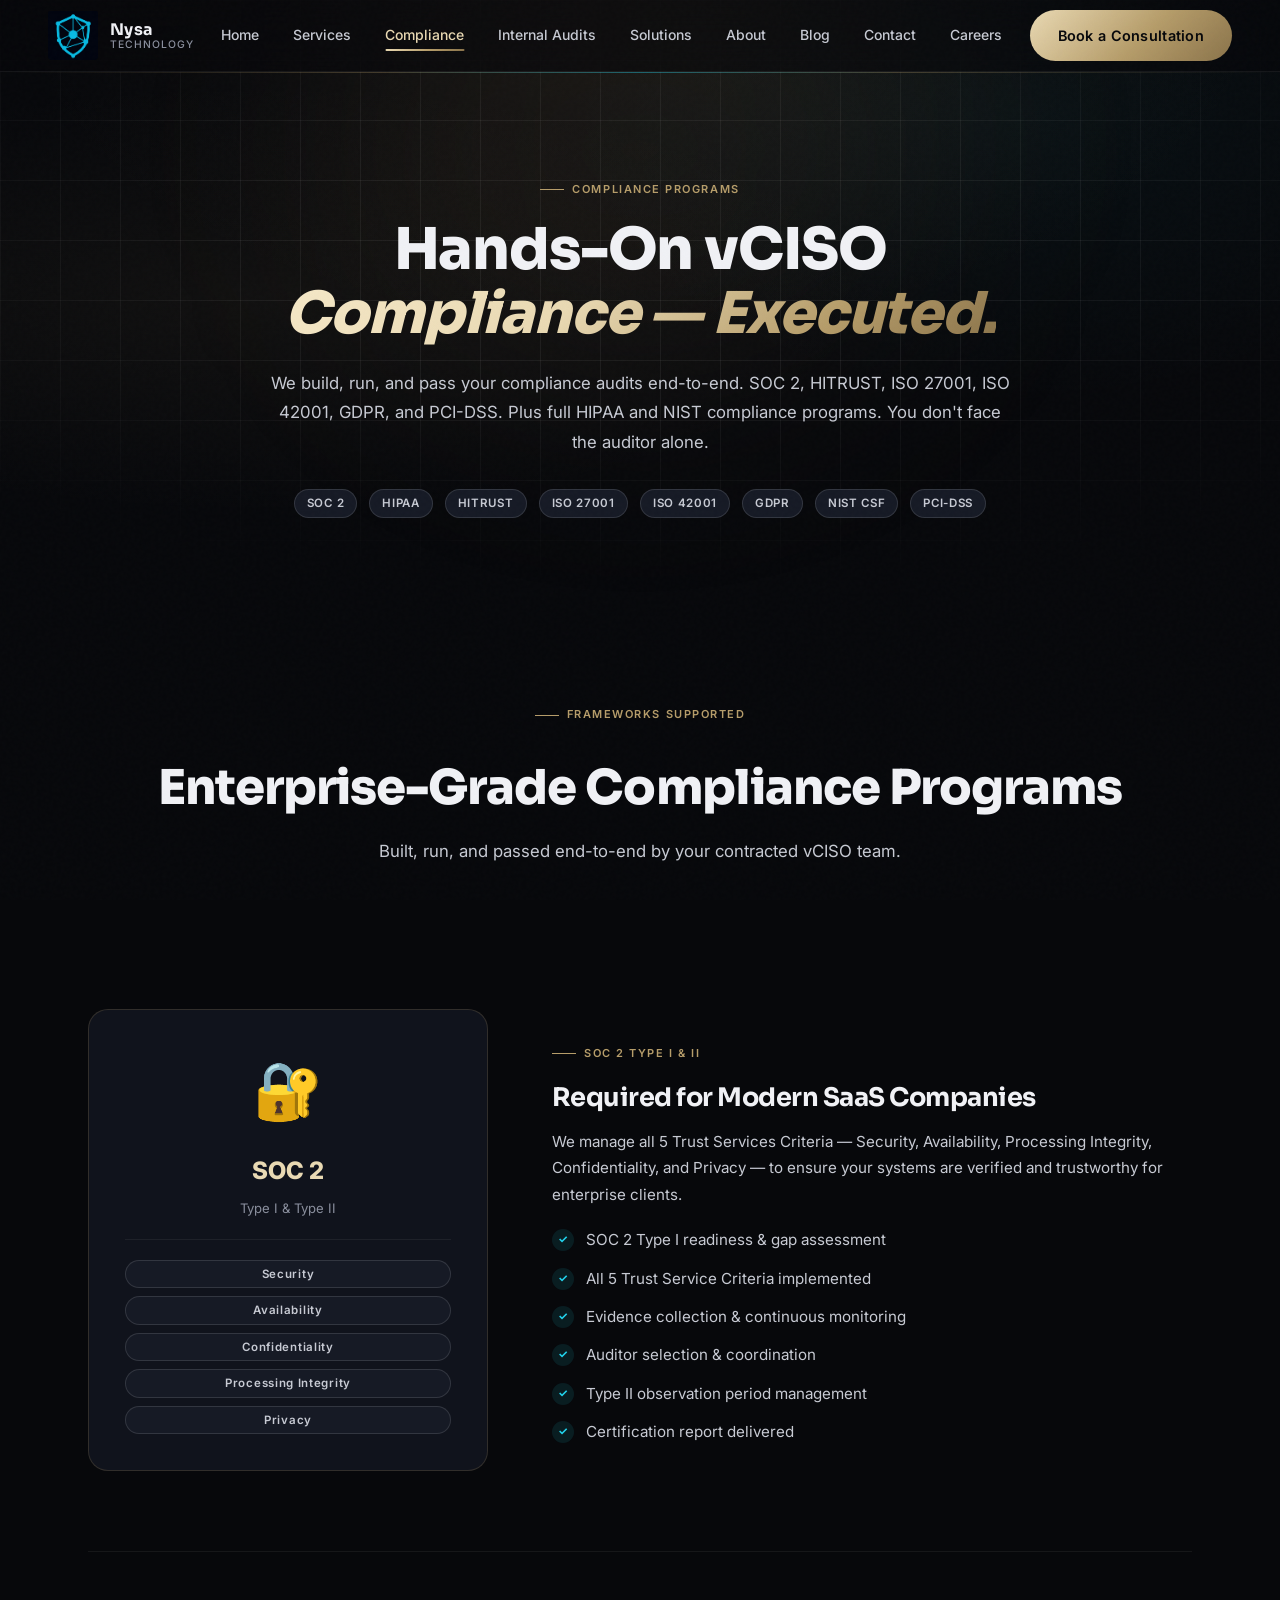
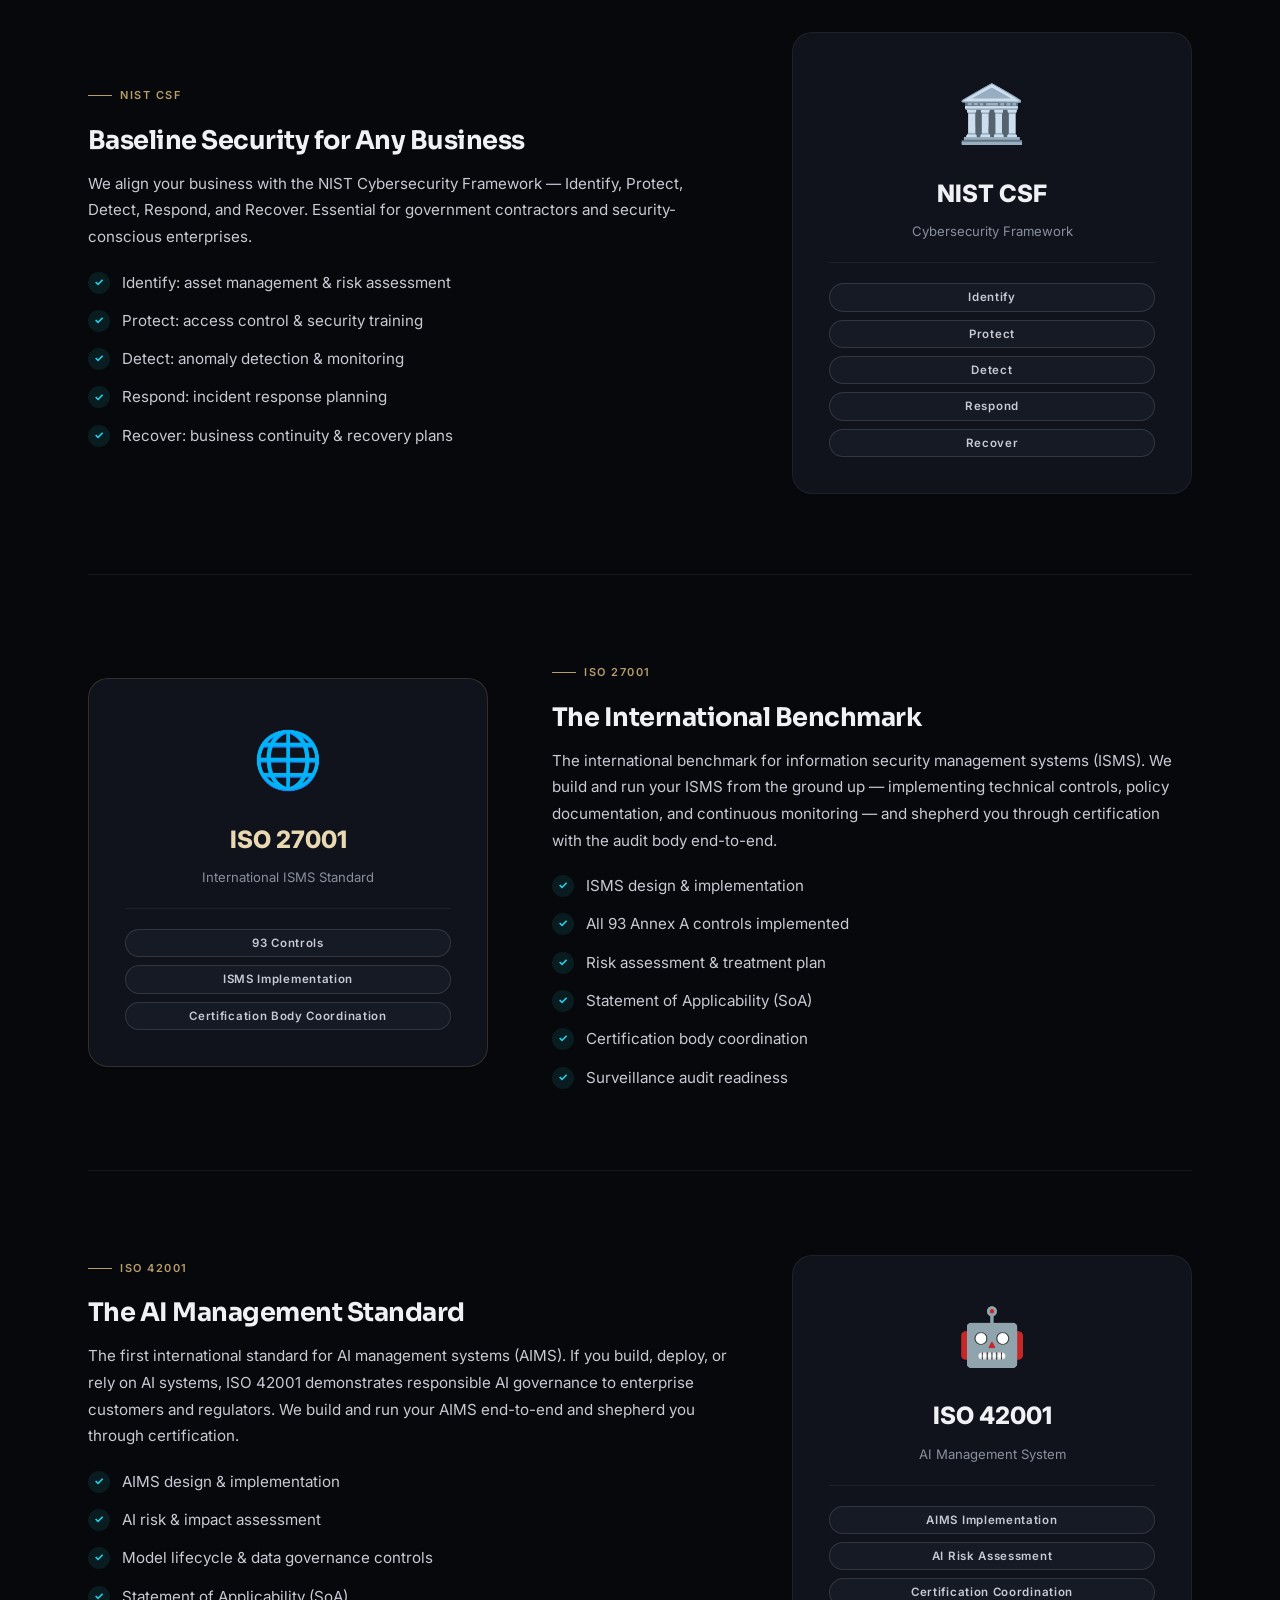
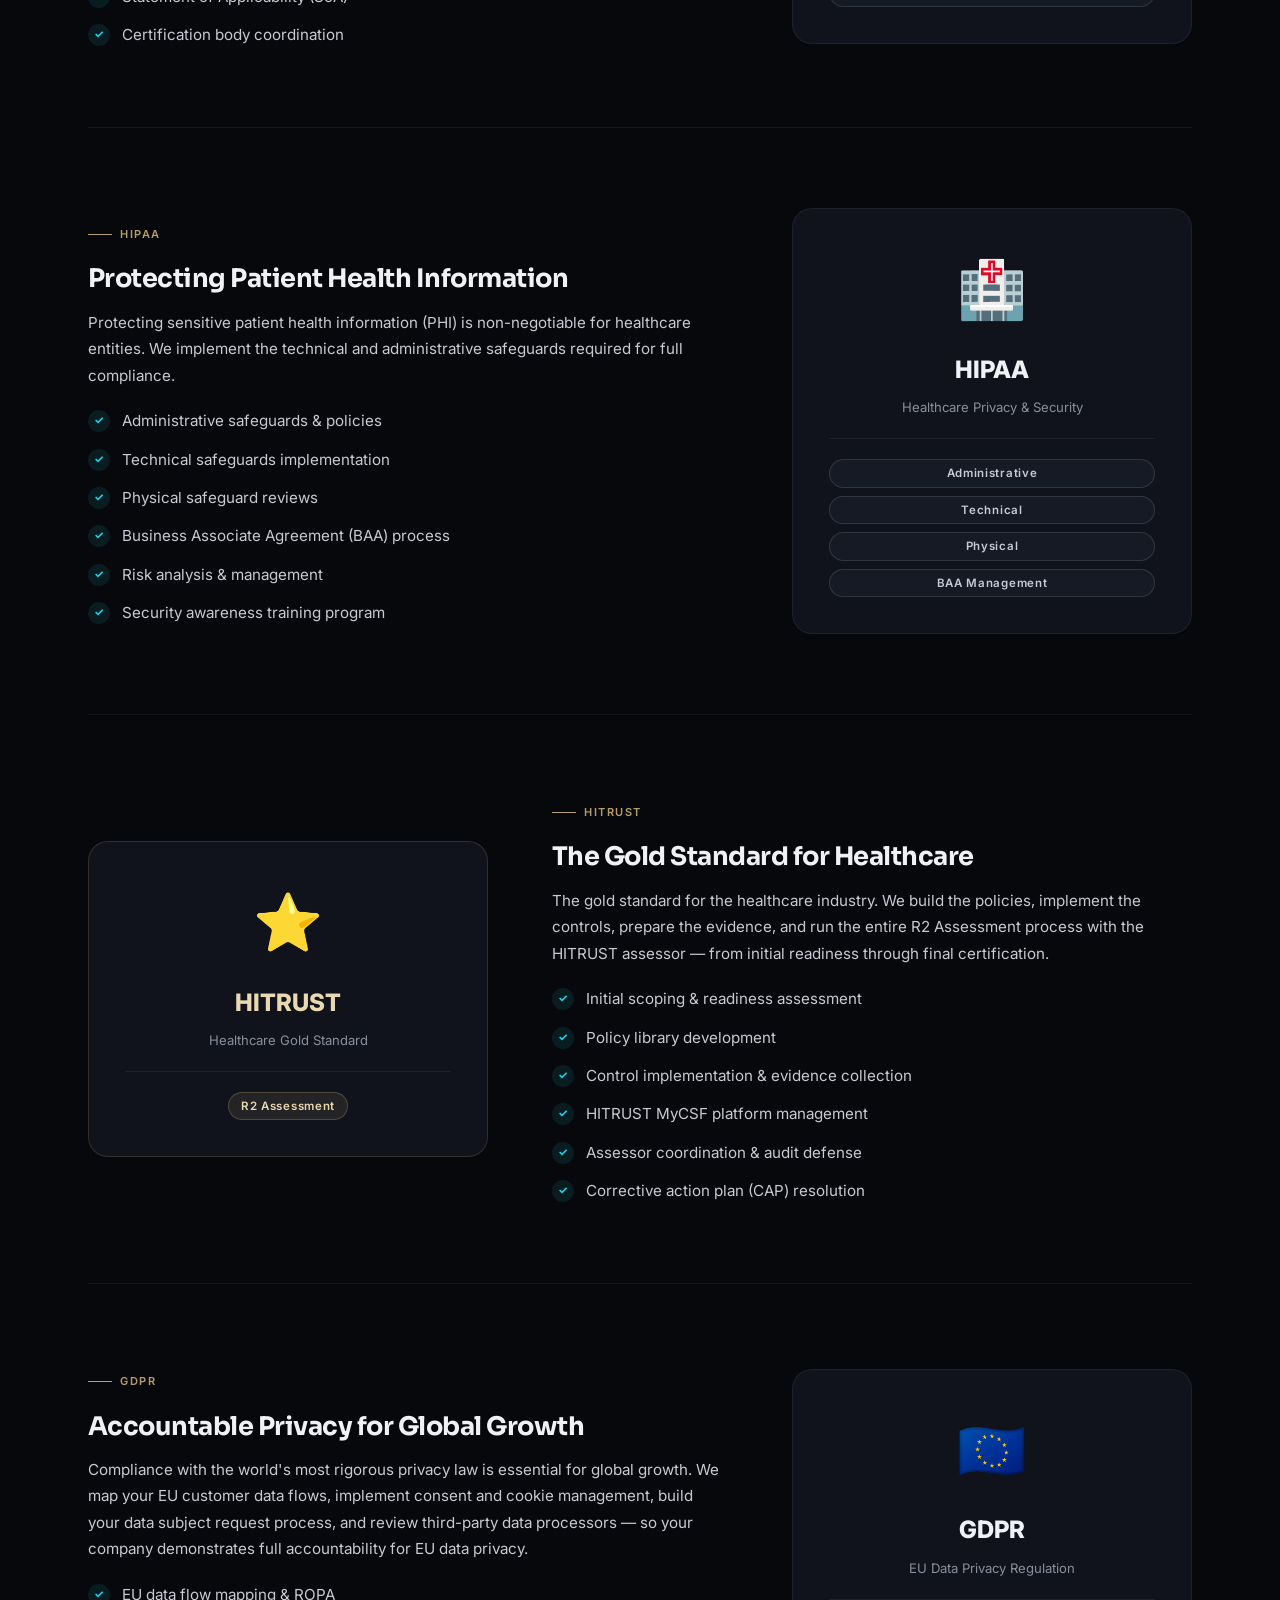
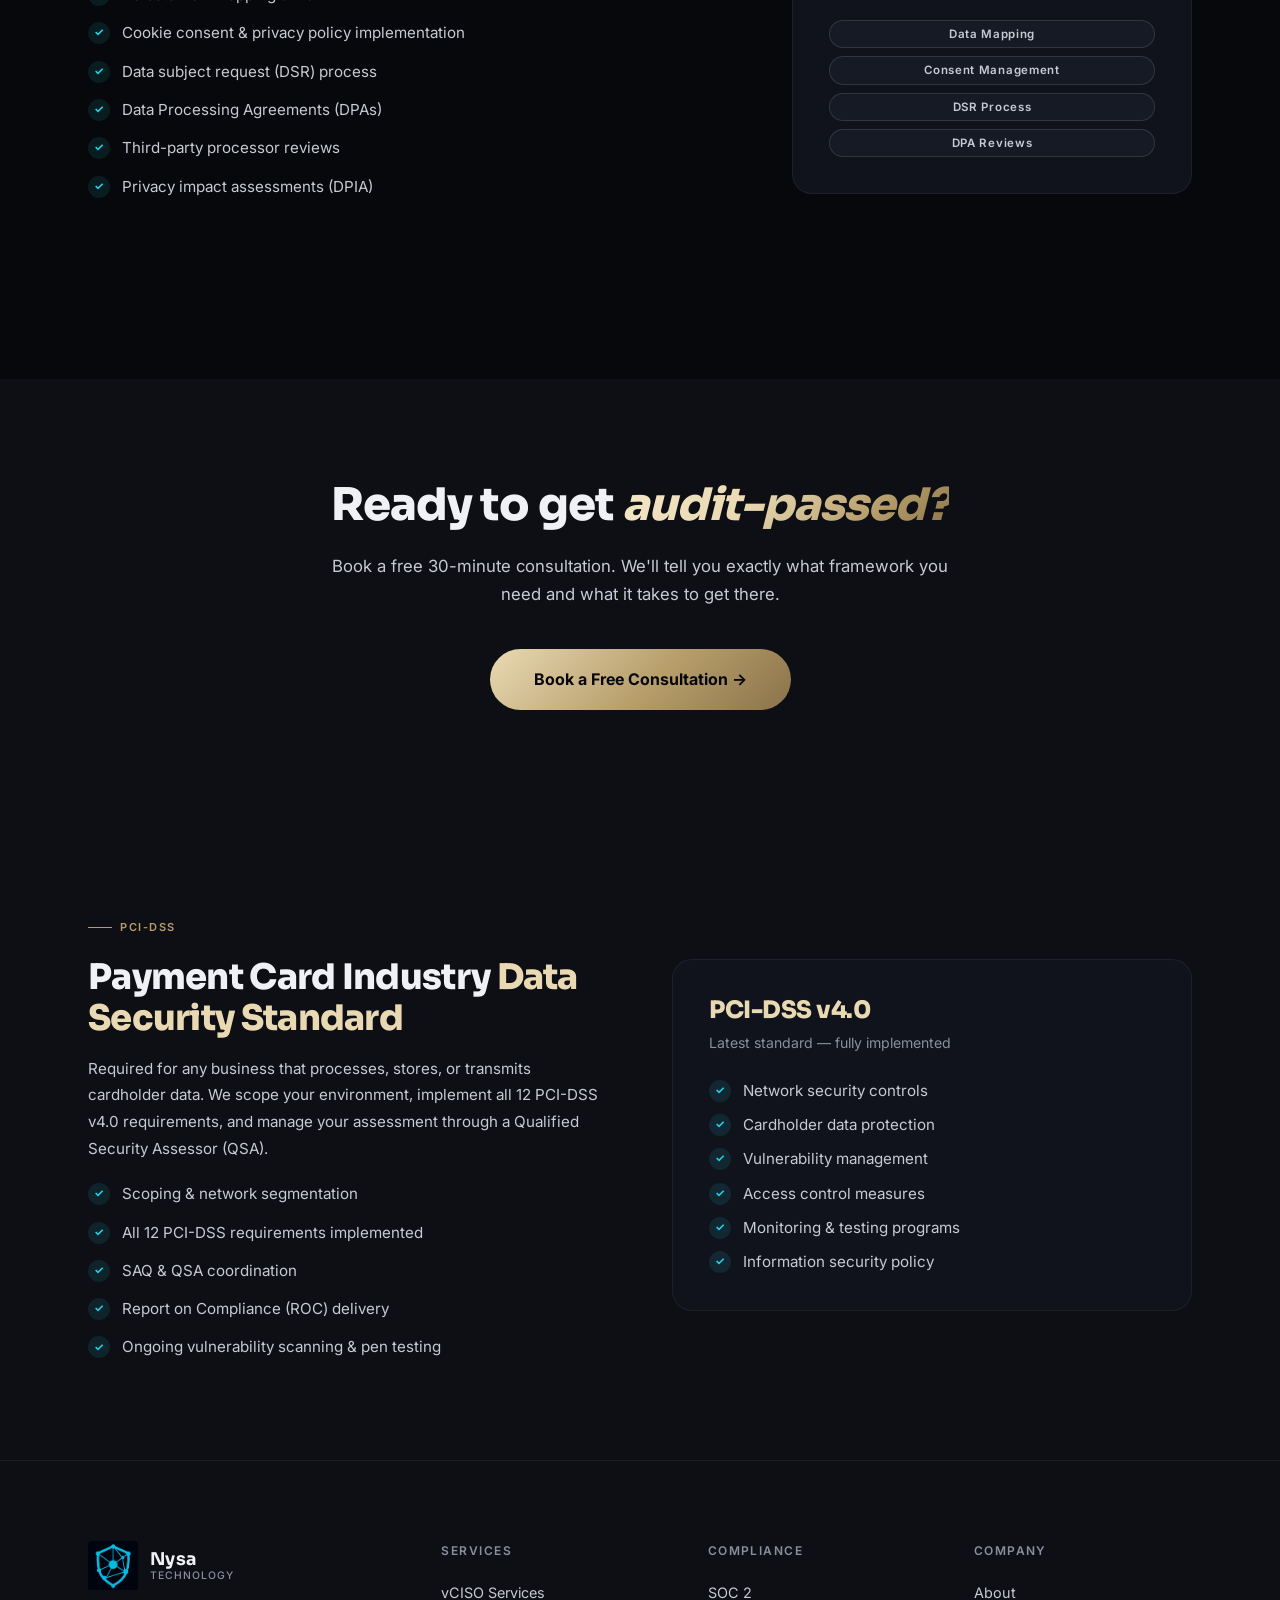
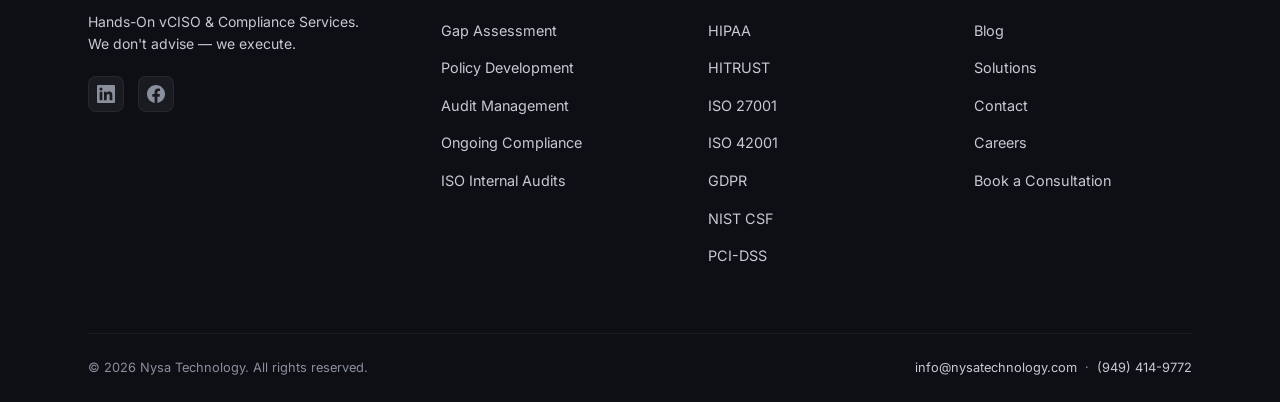
<file: compliance.html>
<!DOCTYPE html>
<html lang="en">
<head>
<!-- Google tag (gtag.js) -->
<script async src="https://www.googletagmanager.com/gtag/js?id=G-GBKCE5B61Q"></script>
<script>
  window.dataLayer = window.dataLayer || [];
  function gtag(){dataLayer.push(arguments);}
  gtag('js', new Date());
  gtag('config', 'G-GBKCE5B61Q');
</script>
  <meta charset="UTF-8" />
  <meta name="viewport" content="width=device-width, initial-scale=1.0" />
  <title>Hands-On vCISO Compliance | SOC 2, HITRUST, ISO 27001, PCI-DSS | Nysa Tech</title>
  <meta name="description" content="Nysa Technology builds, runs, and passes SOC 2, HITRUST, ISO 27001, GDPR, HIPAA, NIST, and PCI-DSS compliance programs end-to-end. You don't face the auditor alone." />
    <link rel="icon" href="favicon.ico" sizes="48x48" />
  <link rel="icon" type="image/png" sizes="48x48" href="favicon-48x48.png" />
  <link rel="icon" type="image/png" sizes="32x32" href="favicon-32x32.png" />
  <link rel="icon" type="image/png" sizes="16x16" href="favicon-16x16.png" />
  <link rel="apple-touch-icon" sizes="180x180" href="apple-touch-icon.png" />
    <link rel="canonical" href="https://nysatechnology.com/compliance" />
  <meta property="og:type" content="website" />
  <meta property="og:site_name" content="Nysa Technology" />
  <meta property="og:title" content="Hands-On vCISO Compliance | SOC 2, HITRUST, ISO 27001, PCI-DSS | Nysa Tech" />
  <meta property="og:description" content="Nysa Technology builds, runs, and passes SOC 2, HITRUST, ISO 27001, GDPR, HIPAA, NIST, and PCI-DSS compliance programs end-to-end. You don't face the auditor alone." />
  <meta property="og:url" content="https://nysatechnology.com/compliance" />
  <meta property="og:image" content="https://nysatechnology.com/logo.png" />
  <meta name="twitter:card" content="summary" />
  <meta name="twitter:title" content="Hands-On vCISO Compliance | SOC 2, HITRUST, ISO 27001, PCI-DSS | Nysa Tech" />
  <meta name="twitter:description" content="Nysa Technology builds, runs, and passes SOC 2, HITRUST, ISO 27001, GDPR, HIPAA, NIST, and PCI-DSS compliance programs end-to-end. You don't face the auditor alone." />
  <meta name="twitter:image" content="https://nysatechnology.com/logo.png" />
  <link rel="stylesheet" href="styles.css" />
  <style>
    #scroll-progress{position:fixed;top:0;left:0;height:2px;background:linear-gradient(90deg,#b69d6a,#22d3ee,#b69d6a);background-size:200% 100%;z-index:10001;width:0%;transition:width 0.1s linear;animation:gradientShift 3s linear infinite;}
    @keyframes gradientShift{0%{background-position:0% center}100%{background-position:200% center}}
    #cursor-glow{position:fixed;width:500px;height:500px;border-radius:50%;pointer-events:none;z-index:0;background:radial-gradient(circle,rgba(182,157,106,0.07) 0%,transparent 70%);transform:translate(-50%,-50%);mix-blend-mode:screen;}
    #loader{position:fixed;inset:0;background:#07080b;z-index:9999;display:flex;align-items:center;justify-content:center;flex-direction:column;gap:24px;transition:opacity 0.6s ease,visibility 0.6s ease;}
    #loader.hidden{opacity:0;visibility:hidden;}
    .loader-logo{font-family:'Sora',sans-serif;font-size:1.5rem;font-weight:800;background:linear-gradient(135deg,#e9d9b3,#b69d6a);-webkit-background-clip:text;-webkit-text-fill-color:transparent;background-clip:text;}
    .loader-bar-wrap{width:200px;height:2px;background:rgba(255,255,255,0.06);border-radius:2px;overflow:hidden;}
    .loader-bar{height:100%;background:linear-gradient(90deg,#b69d6a,#e9d9b3);border-radius:2px;width:0%;transition:width 0.8s cubic-bezier(0.4,0,0.2,1);}
    body::before{content:'';position:fixed;inset:0;z-index:9998;pointer-events:none;opacity:0.018;background-image:url("data:image/svg+xml,%3Csvg viewBox='0 0 256 256' xmlns='http://www.w3.org/2000/svg'%3E%3Cfilter id='noise'%3E%3CfeTurbulence type='fractalNoise' baseFrequency='0.9' numOctaves='4' stitchTiles='stitch'/%3E%3C/filter%3E%3Crect width='100%25' height='100%25' filter='url(%23noise)'/%3E%3C/svg%3E");}
    .hero-line{display:block;transform:translateY(110%);opacity:0;animation:lineUp 0.9s cubic-bezier(0.16,1,0.3,1) forwards;}
    .hero-line:nth-child(1){animation-delay:0.3s}.hero-line:nth-child(2){animation-delay:0.45s}.hero-line:nth-child(3){animation-delay:0.6s}
    @keyframes lineUp{to{transform:translateY(0);opacity:1}}
    .hero-mesh{position:absolute;inset:0;z-index:0;background:radial-gradient(ellipse 80% 60% at 20% 50%,rgba(182,157,106,0.06) 0%,transparent 60%),radial-gradient(ellipse 60% 80% at 80% 20%,rgba(34,211,238,0.04) 0%,transparent 60%);animation:meshShift 12s ease-in-out infinite alternate;}
    @keyframes meshShift{0%{opacity:1;transform:scale(1)}100%{opacity:0.8;transform:scale(1.05)}}
    .hero-scanline{position:absolute;left:0;right:0;height:1px;background:linear-gradient(90deg,transparent,rgba(182,157,106,0.3) 30%,rgba(34,211,238,0.4) 50%,rgba(182,157,106,0.3) 70%,transparent);z-index:1;animation:scanDown 6s linear infinite;}
    @keyframes scanDown{0%{top:0%;opacity:0}5%{opacity:1}95%{opacity:1}100%{top:100%;opacity:0}}
    .gradient-text{background:linear-gradient(135deg,#f5e8c8,#e9d9b3 40%,#b69d6a 75%,#8a734a);-webkit-background-clip:text;-webkit-text-fill-color:transparent;background-clip:text;font-style:italic;}
    .btn-glow{background:linear-gradient(135deg,#e9d9b3,#b69d6a 55%,#8a734a);color:#07080b;font-size:1rem;padding:18px 44px;border-radius:50px;font-weight:700;display:inline-flex;align-items:center;gap:10px;transition:transform 0.3s,box-shadow 0.3s;}
    .btn-glow:hover{transform:translateY(-3px);box-shadow:0 20px 50px rgba(182,157,106,0.4);}

    .fw-detail-card{background:var(--bg-card);border:1px solid var(--line);border-radius:20px;padding:36px;text-align:center;transition:transform 0.4s cubic-bezier(0.16,1,0.3,1),border-color 0.3s,box-shadow 0.3s;}
    .fw-detail-card:hover{transform:translateY(-6px);border-color:rgba(182,157,106,0.25);box-shadow:0 24px 60px rgba(0,0,0,0.45);}
    .fw-detail-card.gold{border-color:rgba(182,157,106,0.2);}
    .fw-detail-card.gold:hover{box-shadow:0 24px 60px rgba(0,0,0,0.45),0 0 40px rgba(182,157,106,0.08);}
    .fw-emoji{font-size:3.5rem;margin-bottom:16px;}
    .fw-name{font-size:1.5rem;font-weight:800;color:var(--accent-2);margin-bottom:8px;}
    .fw-sub{font-size:0.82rem;color:var(--muted);}
    .fw-section{padding:80px 0;border-bottom:1px solid var(--line);}
    .fw-section:last-of-type{border-bottom:none;}
  </style>
</head>
<body>

<div id="scroll-progress"></div>
<div id="cursor-glow"></div>
<div id="loader"><div class="loader-logo">Nysa Technology</div><div class="loader-bar-wrap"><div class="loader-bar" id="loaderBar"></div></div></div>

<!-- NAV -->
<nav class="nav" id="nav"><div class="nav-inner"><a href="index.html" class="nav-logo"><img src="logo.png" width="50" height="50" alt="Nysa Technology" style="object-fit:contain;border-radius:4px;"><div class="nav-logo-text"><span class="nav-logo-name">Nysa</span><span class="nav-logo-sub">Technology</span></div></a><div class="nav-links"><a href="index.html" class="nav-link">Home</a><a href="services.html" class="nav-link">Services</a><a href="compliance.html" class="nav-link active">Compliance</a><a href="internal-audits.html" class="nav-link">Internal Audits</a><a href="partners.html" class="nav-link">Solutions</a><a href="about.html" class="nav-link">About</a><a href="blog.html" class="nav-link">Blog</a><a href="contact.html" class="nav-link">Contact</a><a href="careers.html" class="nav-link">Careers</a></div><div class="nav-cta"><a href="https://calendly.com/pedrambk" target="_blank" rel="noopener" class="btn btn-primary">Book a Consultation</a></div><div class="nav-hamburger" id="hamburger"><span></span><span></span><span></span></div></div></nav>
<div class="nav-mobile" id="mobileNav"><a href="index.html" class="nav-link">Home</a><a href="services.html" class="nav-link">Services</a><a href="compliance.html" class="nav-link">Compliance</a><a href="internal-audits.html" class="nav-link">Internal Audits</a><a href="partners.html" class="nav-link">Solutions</a><a href="about.html" class="nav-link">About</a><a href="blog.html" class="nav-link">Blog</a><a href="contact.html" class="nav-link">Contact</a><a href="careers.html" class="nav-link">Careers</a><a href="https://calendly.com/pedrambk" target="_blank" rel="noopener" class="btn btn-primary">Book a Consultation</a></div>

<!-- ============================================================
     PAGE HERO
     ============================================================ -->
<div class="page-hero" style="position:relative;overflow:hidden;">
  <div class="hero-mesh"></div>
  <div class="hero-scanline"></div>
  <div class="page-hero-bg"></div>
  <div class="hero-bg-grid"></div>
  <div class="hero-glow" style="width:600px;height:500px;background:rgba(182,157,106,0.06);top:-100px;left:50%;transform:translateX(-50%);filter:blur(120px);position:absolute;z-index:0;"></div>
  <div class="container" style="position:relative;z-index:2;">
    <div class="page-hero-inner" style="max-width:740px;text-align:center;margin:0 auto;">
      <div class="label" style="justify-content:center;overflow:hidden;"><span class="hero-line">Compliance Programs</span></div>
      <h1 style="font-size:clamp(2.2rem,4.5vw,3.6rem);font-weight:800;margin-bottom:24px;line-height:1.1;overflow:hidden;">
        <span class="hero-line">Hands-On vCISO</span>
        <span class="hero-line"><span class="gradient-text">Compliance — Executed.</span></span>
      </h1>
      <p style="font-size:1.05rem;color:var(--text-dim);line-height:1.75;overflow:hidden;">
        <span class="hero-line">We build, run, and pass your compliance audits end-to-end. SOC 2, HITRUST, ISO 27001, ISO 42001, GDPR, and PCI-DSS. Plus full HIPAA and NIST compliance programs. You don't face the auditor alone.</span>
      </p>
      <div class="reveal delay-3" style="display:flex;gap:12px;flex-wrap:wrap;justify-content:center;margin-top:32px;">
        <span class="tag">SOC 2</span>
        <span class="tag">HIPAA</span>
        <span class="tag">HITRUST</span>
        <span class="tag">ISO 27001</span>
        <span class="tag">ISO 42001</span>
        <span class="tag">GDPR</span>
        <span class="tag">NIST CSF</span>
        <span class="tag">PCI-DSS</span>
      </div>
    </div>
  </div>
</div>

<!-- ============================================================
     FRAMEWORKS SUPPORTED
     ============================================================ -->
<section class="section">
  <div class="container">
    <div style="text-align:center;margin-bottom:16px;">
      <div class="label reveal">Frameworks Supported</div>
    </div>
    <h2 class="section-title reveal delay-1" style="text-align:center;">Enterprise-Grade Compliance Programs</h2>
    <p class="section-sub reveal delay-2" style="text-align:center;margin:0 auto 64px;">Built, run, and passed end-to-end by your contracted vCISO team.</p>

    <!-- SOC 2 -->
    <div class="fw-section" style="display:grid;grid-template-columns:1fr 1.6fr;gap:64px;align-items:center;">
      <div class="reveal-left">
        <div class="fw-detail-card gold">
          <div class="fw-emoji">🔐</div>
          <div class="fw-name">SOC 2</div>
          <p class="fw-sub">Type I &amp; Type II</p>
          <div style="margin-top:20px;padding-top:20px;border-top:1px solid var(--line);">
            <div style="display:flex;flex-direction:column;gap:8px;">
              <div class="tag" style="justify-content:center;">Security</div>
              <div class="tag" style="justify-content:center;">Availability</div>
              <div class="tag" style="justify-content:center;">Confidentiality</div>
              <div class="tag" style="justify-content:center;">Processing Integrity</div>
              <div class="tag" style="justify-content:center;">Privacy</div>
            </div>
          </div>
        </div>
      </div>
      <div class="reveal-right delay-1">
        <div class="label">SOC 2 Type I &amp; II</div>
        <h3 style="font-size:1.6rem;font-weight:700;margin-bottom:16px;">Required for Modern SaaS Companies</h3>
        <p style="color:var(--text-dim);font-size:0.95rem;line-height:1.75;margin-bottom:20px;">We manage all 5 Trust Services Criteria — Security, Availability, Processing Integrity, Confidentiality, and Privacy — to ensure your systems are verified and trustworthy for enterprise clients.</p>
        <ul class="checklist">
          <li>SOC 2 Type I readiness &amp; gap assessment</li>
          <li>All 5 Trust Service Criteria implemented</li>
          <li>Evidence collection &amp; continuous monitoring</li>
          <li>Auditor selection &amp; coordination</li>
          <li>Type II observation period management</li>
          <li>Certification report delivered</li>
        </ul>
      </div>
    </div>

    <!-- NIST CSF -->
    <div class="fw-section" style="display:grid;grid-template-columns:1.6fr 1fr;gap:64px;align-items:center;">
      <div class="reveal-left">
        <div class="label">NIST CSF</div>
        <h3 style="font-size:1.6rem;font-weight:700;margin-bottom:16px;">Baseline Security for Any Business</h3>
        <p style="color:var(--text-dim);font-size:0.95rem;line-height:1.75;margin-bottom:20px;">We align your business with the NIST Cybersecurity Framework — Identify, Protect, Detect, Respond, and Recover. Essential for government contractors and security-conscious enterprises.</p>
        <ul class="checklist">
          <li>Identify: asset management &amp; risk assessment</li>
          <li>Protect: access control &amp; security training</li>
          <li>Detect: anomaly detection &amp; monitoring</li>
          <li>Respond: incident response planning</li>
          <li>Recover: business continuity &amp; recovery plans</li>
        </ul>
      </div>
      <div class="reveal-right delay-1">
        <div class="fw-detail-card">
          <div class="fw-emoji">🏛️</div>
          <div class="fw-name" style="color:var(--text);">NIST CSF</div>
          <p class="fw-sub">Cybersecurity Framework</p>
          <div style="margin-top:20px;padding-top:20px;border-top:1px solid var(--line);display:flex;flex-direction:column;gap:8px;">
            <div class="tag" style="justify-content:center;">Identify</div>
            <div class="tag" style="justify-content:center;">Protect</div>
            <div class="tag" style="justify-content:center;">Detect</div>
            <div class="tag" style="justify-content:center;">Respond</div>
            <div class="tag" style="justify-content:center;">Recover</div>
          </div>
        </div>
      </div>
    </div>

    <!-- ISO 27001 -->
    <div class="fw-section" style="display:grid;grid-template-columns:1fr 1.6fr;gap:64px;align-items:center;">
      <div class="reveal-left">
        <div class="fw-detail-card gold">
          <div class="fw-emoji">🌐</div>
          <div class="fw-name">ISO 27001</div>
          <p class="fw-sub">International ISMS Standard</p>
          <div style="margin-top:20px;padding-top:20px;border-top:1px solid var(--line);">
            <div style="display:flex;flex-direction:column;gap:8px;">
              <div class="tag" style="justify-content:center;">93 Controls</div>
              <div class="tag" style="justify-content:center;">ISMS Implementation</div>
              <div class="tag" style="justify-content:center;">Certification Body Coordination</div>
            </div>
          </div>
        </div>
      </div>
      <div class="reveal-right delay-1">
        <div class="label">ISO 27001</div>
        <h3 style="font-size:1.6rem;font-weight:700;margin-bottom:16px;">The International Benchmark</h3>
        <p style="color:var(--text-dim);font-size:0.95rem;line-height:1.75;margin-bottom:20px;">The international benchmark for information security management systems (ISMS). We build and run your ISMS from the ground up — implementing technical controls, policy documentation, and continuous monitoring — and shepherd you through certification with the audit body end-to-end.</p>
        <ul class="checklist">
          <li>ISMS design &amp; implementation</li>
          <li>All 93 Annex A controls implemented</li>
          <li>Risk assessment &amp; treatment plan</li>
          <li>Statement of Applicability (SoA)</li>
          <li>Certification body coordination</li>
          <li>Surveillance audit readiness</li>
        </ul>
      </div>
    </div>

    <!-- ISO 42001 -->
    <div class="fw-section" style="display:grid;grid-template-columns:1.6fr 1fr;gap:64px;align-items:center;">
      <div class="reveal-left">
        <div class="label">ISO 42001</div>
        <h3 style="font-size:1.6rem;font-weight:700;margin-bottom:16px;">The AI Management Standard</h3>
        <p style="color:var(--text-dim);font-size:0.95rem;line-height:1.75;margin-bottom:20px;">The first international standard for AI management systems (AIMS). If you build, deploy, or rely on AI systems, ISO 42001 demonstrates responsible AI governance to enterprise customers and regulators. We build and run your AIMS end-to-end and shepherd you through certification.</p>
        <ul class="checklist">
          <li>AIMS design &amp; implementation</li>
          <li>AI risk &amp; impact assessment</li>
          <li>Model lifecycle &amp; data governance controls</li>
          <li>Statement of Applicability (SoA)</li>
          <li>Certification body coordination</li>
        </ul>
      </div>
      <div class="reveal-right delay-1">
        <div class="fw-detail-card">
          <div class="fw-emoji">🤖</div>
          <div class="fw-name" style="color:var(--text);">ISO 42001</div>
          <p class="fw-sub">AI Management System</p>
          <div style="margin-top:20px;padding-top:20px;border-top:1px solid var(--line);display:flex;flex-direction:column;gap:8px;">
            <div class="tag" style="justify-content:center;">AIMS Implementation</div>
            <div class="tag" style="justify-content:center;">AI Risk Assessment</div>
            <div class="tag" style="justify-content:center;">Certification Coordination</div>
          </div>
        </div>
      </div>
    </div>

    <!-- HIPAA -->
    <div class="fw-section" style="display:grid;grid-template-columns:1.6fr 1fr;gap:64px;align-items:center;">
      <div class="reveal-left">
        <div class="label">HIPAA</div>
        <h3 style="font-size:1.6rem;font-weight:700;margin-bottom:16px;">Protecting Patient Health Information</h3>
        <p style="color:var(--text-dim);font-size:0.95rem;line-height:1.75;margin-bottom:20px;">Protecting sensitive patient health information (PHI) is non-negotiable for healthcare entities. We implement the technical and administrative safeguards required for full compliance.</p>
        <ul class="checklist">
          <li>Administrative safeguards &amp; policies</li>
          <li>Technical safeguards implementation</li>
          <li>Physical safeguard reviews</li>
          <li>Business Associate Agreement (BAA) process</li>
          <li>Risk analysis &amp; management</li>
          <li>Security awareness training program</li>
        </ul>
      </div>
      <div class="reveal-right delay-1">
        <div class="fw-detail-card">
          <div class="fw-emoji">🏥</div>
          <div class="fw-name" style="color:var(--text);">HIPAA</div>
          <p class="fw-sub">Healthcare Privacy &amp; Security</p>
          <div style="margin-top:20px;padding-top:20px;border-top:1px solid var(--line);display:flex;flex-direction:column;gap:8px;">
            <div class="tag" style="justify-content:center;">Administrative</div>
            <div class="tag" style="justify-content:center;">Technical</div>
            <div class="tag" style="justify-content:center;">Physical</div>
            <div class="tag" style="justify-content:center;">BAA Management</div>
          </div>
        </div>
      </div>
    </div>

    <!-- HITRUST -->
    <div class="fw-section" style="display:grid;grid-template-columns:1fr 1.6fr;gap:64px;align-items:center;">
      <div class="reveal-left">
        <div class="fw-detail-card gold">
          <div class="fw-emoji">⭐</div>
          <div class="fw-name">HITRUST</div>
          <p class="fw-sub">Healthcare Gold Standard</p>
          <div style="margin-top:20px;padding-top:20px;border-top:1px solid var(--line);">
            <div class="tag tag-gold" style="justify-content:center;margin:0 auto;">R2 Assessment</div>
          </div>
        </div>
      </div>
      <div class="reveal-right delay-1">
        <div class="label">HITRUST</div>
        <h3 style="font-size:1.6rem;font-weight:700;margin-bottom:16px;">The Gold Standard for Healthcare</h3>
        <p style="color:var(--text-dim);font-size:0.95rem;line-height:1.75;margin-bottom:20px;">The gold standard for the healthcare industry. We build the policies, implement the controls, prepare the evidence, and run the entire R2 Assessment process with the HITRUST assessor — from initial readiness through final certification.</p>
        <ul class="checklist">
          <li>Initial scoping &amp; readiness assessment</li>
          <li>Policy library development</li>
          <li>Control implementation &amp; evidence collection</li>
          <li>HITRUST MyCSF platform management</li>
          <li>Assessor coordination &amp; audit defense</li>
          <li>Corrective action plan (CAP) resolution</li>
        </ul>
      </div>
    </div>

    <!-- GDPR -->
    <div class="fw-section" style="display:grid;grid-template-columns:1.6fr 1fr;gap:64px;align-items:center;">
      <div class="reveal-left">
        <div class="label">GDPR</div>
        <h3 style="font-size:1.6rem;font-weight:700;margin-bottom:16px;">Accountable Privacy for Global Growth</h3>
        <p style="color:var(--text-dim);font-size:0.95rem;line-height:1.75;margin-bottom:20px;">Compliance with the world's most rigorous privacy law is essential for global growth. We map your EU customer data flows, implement consent and cookie management, build your data subject request process, and review third-party data processors — so your company demonstrates full accountability for EU data privacy.</p>
        <ul class="checklist">
          <li>EU data flow mapping &amp; ROPA</li>
          <li>Cookie consent &amp; privacy policy implementation</li>
          <li>Data subject request (DSR) process</li>
          <li>Data Processing Agreements (DPAs)</li>
          <li>Third-party processor reviews</li>
          <li>Privacy impact assessments (DPIA)</li>
        </ul>
      </div>
      <div class="reveal-right delay-1">
        <div class="fw-detail-card">
          <div class="fw-emoji">🇪🇺</div>
          <div class="fw-name" style="color:var(--text);">GDPR</div>
          <p class="fw-sub">EU Data Privacy Regulation</p>
          <div style="margin-top:20px;padding-top:20px;border-top:1px solid var(--line);display:flex;flex-direction:column;gap:8px;">
            <div class="tag" style="justify-content:center;">Data Mapping</div>
            <div class="tag" style="justify-content:center;">Consent Management</div>
            <div class="tag" style="justify-content:center;">DSR Process</div>
            <div class="tag" style="justify-content:center;">DPA Reviews</div>
          </div>
        </div>
      </div>
    </div>

  </div>
</section>

<!-- ============================================================
     FINAL CTA
     ============================================================ -->
<section class="section bg-elev" style="text-align:center;">
  <div class="container">
    <div style="max-width:620px;margin:0 auto;">
      <h2 class="section-title reveal" style="font-size:clamp(2rem,4vw,2.8rem);">Ready to get <span class="gradient-text">audit-passed?</span></h2>
      <p class="section-sub reveal delay-1" style="text-align:center;margin:0 auto 40px;">Book a free 30-minute consultation. We'll tell you exactly what framework you need and what it takes to get there.</p>
      <div class="reveal delay-2">
        <a href="https://calendly.com/pedrambk" target="_blank" rel="noopener" class="btn-glow">Book a Free Consultation →</a>
      </div>
    </div>
  </div>
</section>

<!-- PCI-DSS -->
<section class="section bg-elev">
  <div class="container">
    <div style="display:grid;grid-template-columns:1fr 1fr;gap:64px;align-items:center;">
      <div class="reveal">
        <div class="label">PCI-DSS</div>
        <h2 style="font-size:clamp(1.6rem,3vw,2.2rem);font-weight:800;margin-bottom:16px;">Payment Card Industry <span class="gold">Data Security Standard</span></h2>
        <p style="color:var(--text-dim);font-size:0.95rem;line-height:1.75;margin-bottom:20px;">Required for any business that processes, stores, or transmits cardholder data. We scope your environment, implement all 12 PCI-DSS v4.0 requirements, and manage your assessment through a Qualified Security Assessor (QSA).</p>
        <ul class="checklist reveal delay-1">
          <li>Scoping &amp; network segmentation</li>
          <li>All 12 PCI-DSS requirements implemented</li>
          <li>SAQ &amp; QSA coordination</li>
          <li>Report on Compliance (ROC) delivery</li>
          <li>Ongoing vulnerability scanning &amp; pen testing</li>
        </ul>
      </div>
      <div class="reveal delay-1">
        <div class="fw-detail-card" style="text-align:left;">
          <h3 style="font-size:1.5rem;font-weight:800;color:var(--accent-2);margin-bottom:8px;">PCI-DSS v4.0</h3>
          <p style="font-size:0.88rem;color:var(--muted);margin-bottom:24px;">Latest standard — fully implemented</p>
          <ul class="checklist" style="gap:10px;">
            <li>Network security controls</li>
            <li>Cardholder data protection</li>
            <li>Vulnerability management</li>
            <li>Access control measures</li>
            <li>Monitoring &amp; testing programs</li>
            <li>Information security policy</li>
          </ul>
        </div>
      </div>
    </div>
  </div>
</section>

<!-- FOOTER -->
<footer class="footer"><div class="container"><div class="footer-top"><div class="footer-brand"><div class="footer-logo"><img src="logo.png" width="50" height="50" alt="Nysa Technology" style="object-fit:contain;border-radius:4px;"><div class="footer-logo-text nav-logo-text"><span class="nav-logo-name">Nysa</span><span class="nav-logo-sub">Technology</span></div></div><p class="footer-tagline">Hands-On vCISO &amp; Compliance Services. We don't advise — we execute.</p><div class="footer-social"><a href="https://www.linkedin.com/company/nysatech" target="_blank" rel="noopener" aria-label="LinkedIn" class="social-icon"><svg width="18" height="18" viewBox="0 0 24 24" fill="currentColor"><path d="M20.447 20.452h-3.554v-5.569c0-1.328-.027-3.037-1.852-3.037-1.853 0-2.136 1.445-2.136 2.939v5.667H9.351V9h3.414v1.561h.046c.477-.9 1.637-1.85 3.37-1.85 3.601 0 4.267 2.37 4.267 5.455v6.286zM5.337 7.433a2.062 2.062 0 0 1-2.063-2.065 2.064 2.064 0 1 1 2.063 2.065zm1.782 13.019H3.555V9h3.564v11.452zM22.225 0H1.771C.792 0 0 .774 0 1.729v20.542C0 23.227.792 24 1.771 24h20.451C23.2 24 24 23.227 24 22.271V1.729C24 .774 23.2 0 22.222 0h.003z"/></svg></a><a href="#" aria-label="Facebook" class="social-icon"><svg width="18" height="18" viewBox="0 0 24 24" fill="currentColor"><path d="M24 12.073c0-6.627-5.373-12-12-12s-12 5.373-12 12c0 5.99 4.388 10.954 10.125 11.854v-8.385H7.078v-3.47h3.047V9.43c0-3.007 1.792-4.669 4.533-4.669 1.312 0 2.686.235 2.686.235v2.953H15.83c-1.491 0-1.956.925-1.956 1.874v2.25h3.328l-.532 3.47h-2.796v8.385C19.612 23.027 24 18.062 24 12.073z"/></svg></a></div></div><div class="footer-col"><div class="footer-col-title">Services</div><ul><li><a href="services.html">vCISO Services</a></li><li><a href="services.html">Gap Assessment</a></li><li><a href="services.html">Policy Development</a></li><li><a href="services.html">Audit Management</a></li><li><a href="services.html">Ongoing Compliance</a></li><li><a href="internal-audits.html">ISO Internal Audits</a></li></ul></div><div class="footer-col"><div class="footer-col-title">Compliance</div><ul><li><a href="compliance.html">SOC 2</a></li><li><a href="compliance.html">HIPAA</a></li><li><a href="compliance.html">HITRUST</a></li><li><a href="compliance.html">ISO 27001</a></li><li><a href="compliance.html">ISO 42001</a></li><li><a href="compliance.html">GDPR</a></li><li><a href="compliance.html">NIST CSF</a></li><li><a href="compliance.html">PCI-DSS</a></li></ul></div><div class="footer-col"><div class="footer-col-title">Company</div><ul><li><a href="about.html">About</a></li><li><a href="blog.html">Blog</a></li><li><a href="partners.html">Solutions</a></li><li><a href="contact.html">Contact</a></li><li><a href="careers.html">Careers</a></li><li><a href="https://calendly.com/pedrambk" target="_blank" rel="noopener">Book a Consultation</a></li></ul></div></div><div class="footer-bottom"><p class="footer-copy">© 2026 Nysa Technology. All rights reserved.</p><p class="footer-contact"><a href="mailto:info@nysatechnology.com">info@nysatechnology.com</a> &nbsp;·&nbsp; <a href="tel:9494149772">(949) 414-9772</a></p></div></div></footer>

<script src="main.js"></script>
<script>
(function(){const l=document.getElementById('loader'),b=document.getElementById('loaderBar');let p=0;const iv=setInterval(()=>{p+=Math.random()*25;if(p>90)p=90;b.style.width=p+'%';},120);window.addEventListener('load',()=>{clearInterval(iv);b.style.width='100%';setTimeout(()=>l.classList.add('hidden'),400);});setTimeout(()=>l.classList.add('hidden'),3000);})();
(function(){const el=document.getElementById('cursor-glow');if(!el||window.matchMedia('(hover: none)').matches){el&&(el.style.display='none');return;}let mx=-999,my=-999;document.addEventListener('mousemove',e=>{mx=e.clientX;my=e.clientY;});function loop(){el.style.left=mx+'px';el.style.top=my+'px';requestAnimationFrame(loop);}loop();})();
(function(){const bar=document.getElementById('scroll-progress');window.addEventListener('scroll',()=>{const pct=window.scrollY/(document.documentElement.scrollHeight-window.innerHeight)*100;bar.style.width=Math.min(pct,100)+'%';},{passive:true});})();
</script>
</body>
</html>
</file>
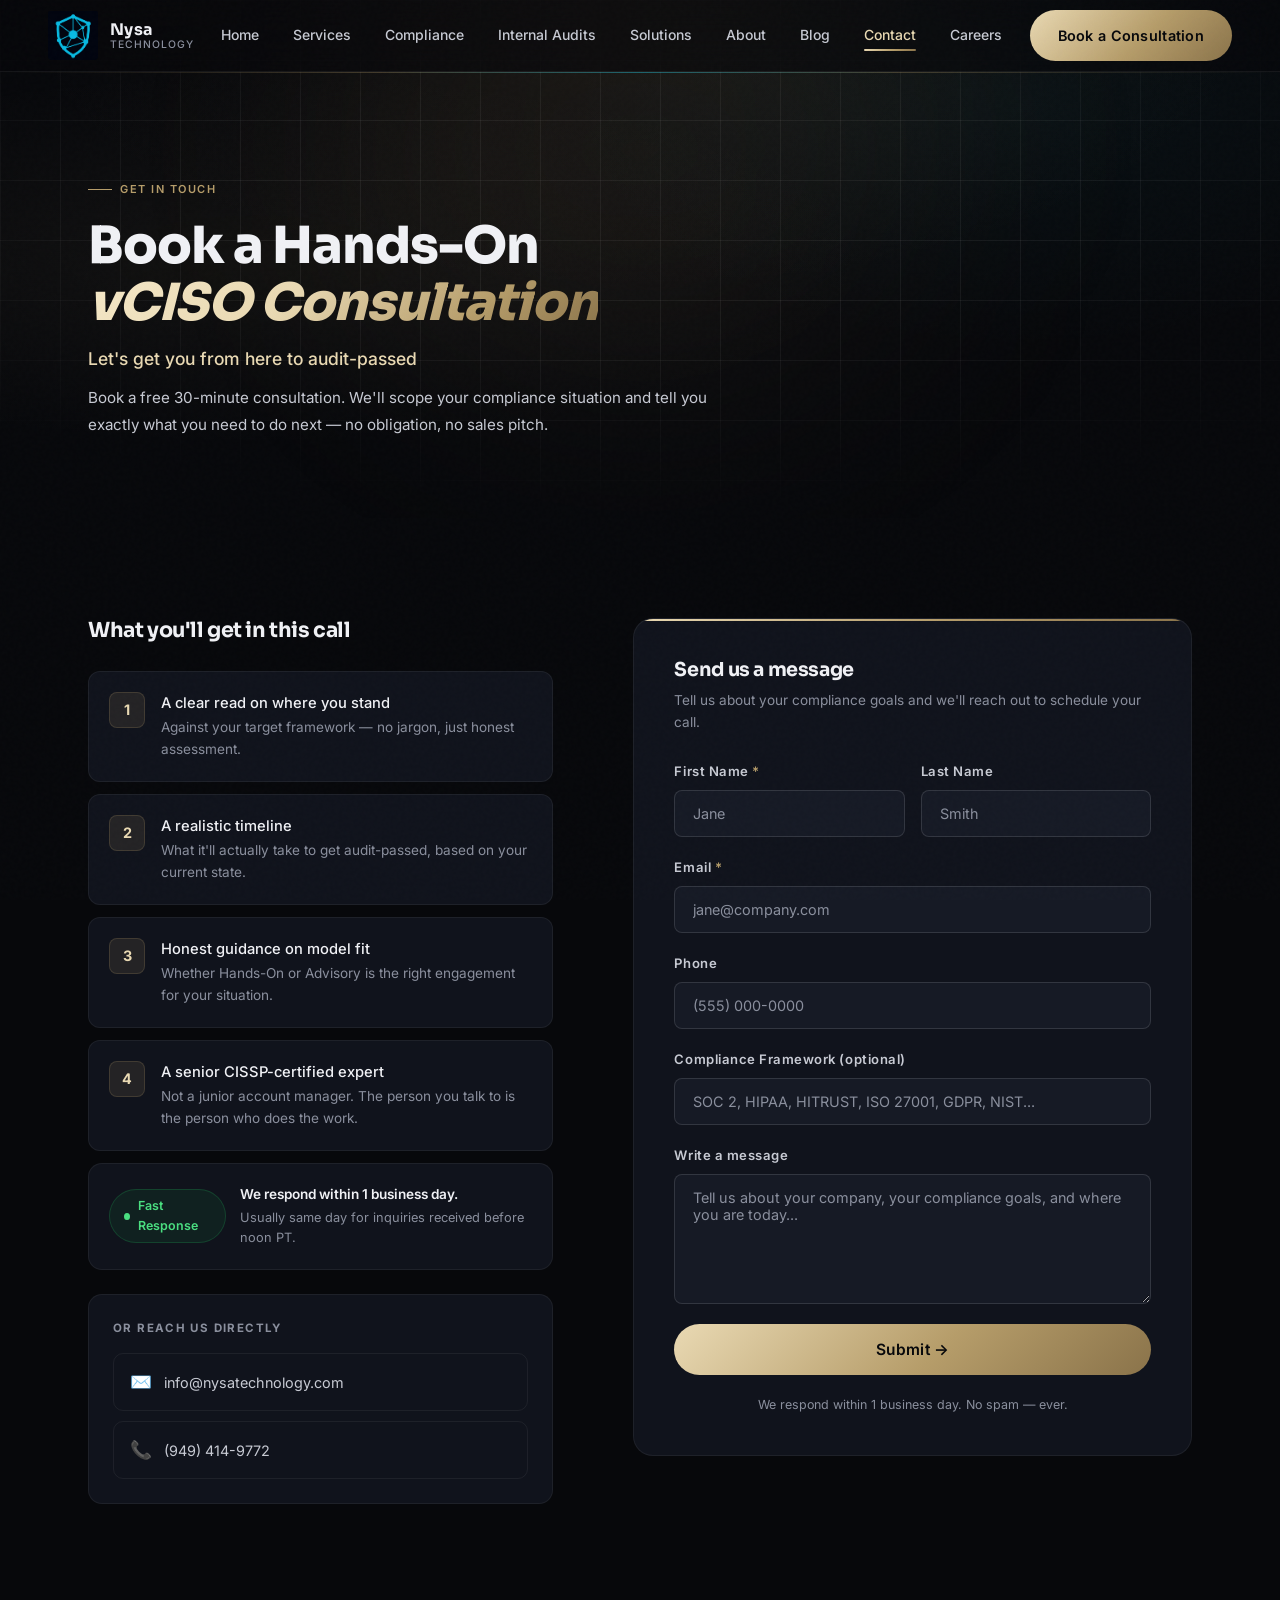
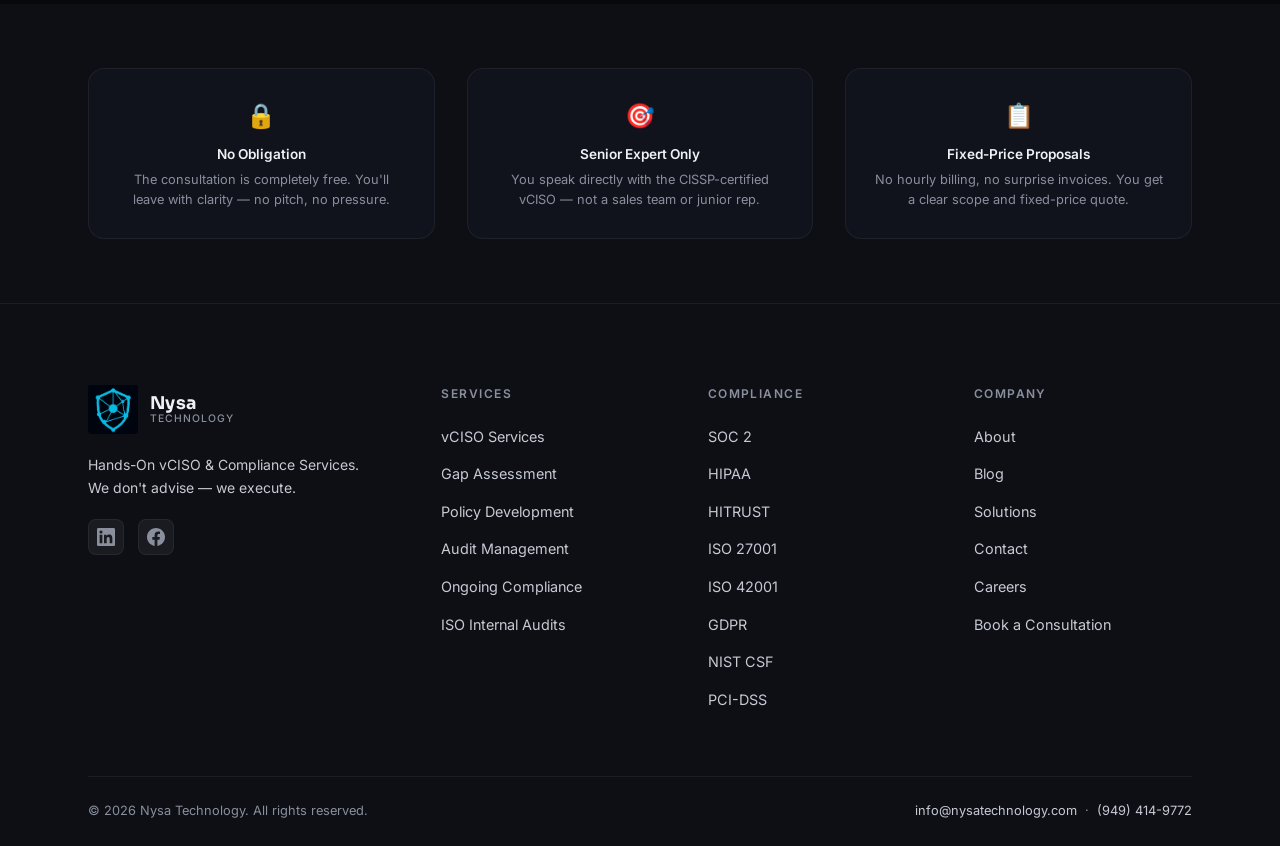
<file: contact.html>
<!DOCTYPE html>
<html lang="en">
<head>
<!-- Google tag (gtag.js) -->
<script async src="https://www.googletagmanager.com/gtag/js?id=G-GBKCE5B61Q"></script>
<script>
  window.dataLayer = window.dataLayer || [];
  function gtag(){dataLayer.push(arguments);}
  gtag('js', new Date());
  gtag('config', 'G-GBKCE5B61Q');
</script>
  <meta charset="UTF-8" />
  <meta name="viewport" content="width=device-width, initial-scale=1.0" />
  <title>Book a Hands-On vCISO Consultation | Nysa Technology</title>
  <meta name="description" content="Book a free 30-minute vCISO consultation with Nysa Technology. We'll scope your compliance situation and tell you exactly what you need — no obligation." />
    <link rel="icon" href="favicon.ico" sizes="48x48" />
  <link rel="icon" type="image/png" sizes="48x48" href="favicon-48x48.png" />
  <link rel="icon" type="image/png" sizes="32x32" href="favicon-32x32.png" />
  <link rel="icon" type="image/png" sizes="16x16" href="favicon-16x16.png" />
  <link rel="apple-touch-icon" sizes="180x180" href="apple-touch-icon.png" />
    <link rel="canonical" href="https://nysatechnology.com/contact" />
  <meta property="og:type" content="website" />
  <meta property="og:site_name" content="Nysa Technology" />
  <meta property="og:title" content="Book a Hands-On vCISO Consultation | Nysa Technology" />
  <meta property="og:description" content="Book a free 30-minute vCISO consultation with Nysa Technology. We'll scope your compliance situation and tell you exactly what you need — no obligation." />
  <meta property="og:url" content="https://nysatechnology.com/contact" />
  <meta property="og:image" content="https://nysatechnology.com/logo.png" />
  <meta name="twitter:card" content="summary" />
  <meta name="twitter:title" content="Book a Hands-On vCISO Consultation | Nysa Technology" />
  <meta name="twitter:description" content="Book a free 30-minute vCISO consultation with Nysa Technology. We'll scope your compliance situation and tell you exactly what you need — no obligation." />
  <meta name="twitter:image" content="https://nysatechnology.com/logo.png" />
  <link rel="stylesheet" href="styles.css" />
  <style>
    #scroll-progress{position:fixed;top:0;left:0;height:2px;background:linear-gradient(90deg,#b69d6a,#22d3ee,#b69d6a);background-size:200% 100%;z-index:10001;width:0%;transition:width 0.1s linear;animation:gradientShift 3s linear infinite;}
    @keyframes gradientShift{0%{background-position:0% center}100%{background-position:200% center}}
    #cursor-glow{position:fixed;width:500px;height:500px;border-radius:50%;pointer-events:none;z-index:0;background:radial-gradient(circle,rgba(182,157,106,0.07) 0%,transparent 70%);transform:translate(-50%,-50%);mix-blend-mode:screen;}
    #loader{position:fixed;inset:0;background:#07080b;z-index:9999;display:flex;align-items:center;justify-content:center;flex-direction:column;gap:24px;transition:opacity 0.6s ease,visibility 0.6s ease;}
    #loader.hidden{opacity:0;visibility:hidden;}
    .loader-logo{font-family:'Sora',sans-serif;font-size:1.5rem;font-weight:800;background:linear-gradient(135deg,#e9d9b3,#b69d6a);-webkit-background-clip:text;-webkit-text-fill-color:transparent;background-clip:text;}
    .loader-bar-wrap{width:200px;height:2px;background:rgba(255,255,255,0.06);border-radius:2px;overflow:hidden;}
    .loader-bar{height:100%;background:linear-gradient(90deg,#b69d6a,#e9d9b3);border-radius:2px;width:0%;transition:width 0.8s cubic-bezier(0.4,0,0.2,1);}
    body::before{content:'';position:fixed;inset:0;z-index:9998;pointer-events:none;opacity:0.018;background-image:url("data:image/svg+xml,%3Csvg viewBox='0 0 256 256' xmlns='http://www.w3.org/2000/svg'%3E%3Cfilter id='noise'%3E%3CfeTurbulence type='fractalNoise' baseFrequency='0.9' numOctaves='4' stitchTiles='stitch'/%3E%3C/filter%3E%3Crect width='100%25' height='100%25' filter='url(%23noise)'/%3E%3C/svg%3E");}
    .hero-line{display:block;transform:translateY(110%);opacity:0;animation:lineUp 0.9s cubic-bezier(0.16,1,0.3,1) forwards;}
    .hero-line:nth-child(1){animation-delay:0.3s}.hero-line:nth-child(2){animation-delay:0.45s}.hero-line:nth-child(3){animation-delay:0.6s}
    @keyframes lineUp{to{transform:translateY(0);opacity:1}}
    .hero-mesh{position:absolute;inset:0;z-index:0;background:radial-gradient(ellipse 80% 60% at 20% 50%,rgba(182,157,106,0.06) 0%,transparent 60%),radial-gradient(ellipse 60% 80% at 80% 20%,rgba(34,211,238,0.04) 0%,transparent 60%);animation:meshShift 12s ease-in-out infinite alternate;}
    @keyframes meshShift{0%{opacity:1;transform:scale(1)}100%{opacity:0.8;transform:scale(1.05)}}
    .hero-scanline{position:absolute;left:0;right:0;height:1px;background:linear-gradient(90deg,transparent,rgba(182,157,106,0.3) 30%,rgba(34,211,238,0.4) 50%,rgba(182,157,106,0.3) 70%,transparent);z-index:1;animation:scanDown 6s linear infinite;}
    @keyframes scanDown{0%{top:0%;opacity:0}5%{opacity:1}95%{opacity:1}100%{top:100%;opacity:0}}
    .gradient-text{background:linear-gradient(135deg,#f5e8c8,#e9d9b3 40%,#b69d6a 75%,#8a734a);-webkit-background-clip:text;-webkit-text-fill-color:transparent;background-clip:text;font-style:italic;}
    .btn-glow{background:linear-gradient(135deg,#e9d9b3,#b69d6a 55%,#8a734a);color:#07080b;font-size:1rem;padding:18px 44px;border-radius:50px;font-weight:700;display:inline-flex;align-items:center;gap:10px;transition:transform 0.3s,box-shadow 0.3s;}
    .btn-glow:hover{transform:translateY(-3px);box-shadow:0 20px 50px rgba(182,157,106,0.4);}

    /* Contact-specific */
    .contact-card{background:var(--bg-card);border:1px solid var(--line);border-radius:20px;padding:40px;position:relative;overflow:hidden;}
    .contact-card::before{content:'';position:absolute;top:0;left:0;right:0;height:2px;background:linear-gradient(135deg,#e9d9b3,#b69d6a 55%,#8a734a);}
    .what-item{display:flex;gap:16px;align-items:flex-start;padding:20px;border-radius:12px;border:1px solid var(--line);background:var(--bg-card);transition:transform 0.3s,border-color 0.3s,box-shadow 0.3s;margin-bottom:12px;}
    .what-item:hover{transform:translateX(6px);border-color:rgba(182,157,106,0.2);box-shadow:0 8px 24px rgba(0,0,0,0.3);}
    .what-num{width:36px;height:36px;min-width:36px;border-radius:var(--radius-sm);background:var(--accent-soft);border:1px solid rgba(182,157,106,0.2);display:flex;align-items:center;justify-content:center;color:var(--accent-2);font-weight:700;font-size:0.9rem;flex-shrink:0;}
    .trust-card{background:var(--bg-card);border:1px solid var(--line);border-radius:16px;padding:28px;text-align:center;transition:transform 0.35s cubic-bezier(0.16,1,0.3,1),box-shadow 0.35s;}
    .trust-card:hover{transform:translateY(-6px);box-shadow:0 20px 50px rgba(0,0,0,0.4);}
    .form-group input:focus,.form-group textarea:focus{border-color:var(--accent);box-shadow:0 0 0 3px rgba(182,157,106,0.1);}
    .direct-link{display:flex;align-items:center;gap:12px;color:var(--text-dim);font-size:0.9rem;padding:14px 16px;border-radius:10px;border:1px solid var(--line);background:transparent;transition:color 0.2s,border-color 0.2s,background 0.2s,transform 0.2s;}
    .direct-link:hover{color:var(--accent-2);border-color:rgba(182,157,106,0.2);background:rgba(182,157,106,0.04);transform:translateX(4px);}
    .live-badge{display:inline-flex;align-items:center;gap:8px;background:rgba(34,197,94,0.08);border:1px solid rgba(34,197,94,0.2);color:#4ade80;font-size:0.78rem;font-weight:600;padding:6px 14px;border-radius:50px;}
    .live-dot{width:7px;height:7px;border-radius:50%;background:#4ade80;animation:livePulse 1.8s ease-in-out infinite;}
    @keyframes livePulse{0%,100%{opacity:1;box-shadow:0 0 0 0 rgba(74,222,128,0.5)}50%{opacity:0.7;box-shadow:0 0 0 5px rgba(74,222,128,0)}}
  </style>
</head>
<body>

<div id="scroll-progress"></div>
<div id="cursor-glow"></div>
<div id="loader"><div class="loader-logo">Nysa Technology</div><div class="loader-bar-wrap"><div class="loader-bar" id="loaderBar"></div></div></div>

<!-- NAV -->
<nav class="nav" id="nav"><div class="nav-inner"><a href="index.html" class="nav-logo"><img src="logo.png" width="50" height="50" alt="Nysa Technology" style="object-fit:contain;border-radius:4px;"><div class="nav-logo-text"><span class="nav-logo-name">Nysa</span><span class="nav-logo-sub">Technology</span></div></a><div class="nav-links"><a href="index.html" class="nav-link">Home</a><a href="services.html" class="nav-link">Services</a><a href="compliance.html" class="nav-link">Compliance</a><a href="internal-audits.html" class="nav-link">Internal Audits</a><a href="partners.html" class="nav-link">Solutions</a><a href="about.html" class="nav-link">About</a><a href="blog.html" class="nav-link">Blog</a><a href="contact.html" class="nav-link active">Contact</a><a href="careers.html" class="nav-link">Careers</a></div><div class="nav-cta"><a href="https://calendly.com/pedrambk" target="_blank" rel="noopener" class="btn btn-primary">Book a Consultation</a></div><div class="nav-hamburger" id="hamburger"><span></span><span></span><span></span></div></div></nav>
<div class="nav-mobile" id="mobileNav"><a href="index.html" class="nav-link">Home</a><a href="services.html" class="nav-link">Services</a><a href="compliance.html" class="nav-link">Compliance</a><a href="internal-audits.html" class="nav-link">Internal Audits</a><a href="partners.html" class="nav-link">Solutions</a><a href="about.html" class="nav-link">About</a><a href="blog.html" class="nav-link">Blog</a><a href="contact.html" class="nav-link">Contact</a><a href="careers.html" class="nav-link">Careers</a><a href="https://calendly.com/pedrambk" target="_blank" rel="noopener" class="btn btn-primary">Book a Consultation</a></div>

<!-- ============================================================
     PAGE HERO
     ============================================================ -->
<div class="page-hero" style="position:relative;overflow:hidden;">
  <div class="hero-mesh"></div>
  <div class="hero-scanline"></div>
  <div class="page-hero-bg"></div>
  <div class="hero-bg-grid"></div>
  <div class="hero-glow" style="width:600px;height:500px;background:rgba(182,157,106,0.06);top:-100px;left:50%;transform:translateX(-50%);filter:blur(120px);position:absolute;z-index:0;"></div>
  <div class="container" style="position:relative;z-index:2;">
    <div class="page-hero-inner" style="max-width:640px;">
      <div style="overflow:hidden;"><span class="label hero-line" style="display:inline-flex;">Get in Touch</span></div>
      <h1 style="font-size:clamp(2rem,4.5vw,3.2rem);font-weight:800;margin-bottom:14px;line-height:1.1;overflow:hidden;">
        <span class="hero-line">Book a Hands-On</span>
        <span class="hero-line"><span class="gradient-text">vCISO Consultation</span></span>
      </h1>
      <p style="overflow:hidden;">
        <span class="hero-line" style="font-size:1.1rem;color:var(--accent-2);font-weight:500;">Let's get you from here to audit-passed</span>
      </p>
      <p class="reveal delay-3" style="color:var(--text-dim);font-size:0.95rem;line-height:1.75;margin-top:12px;">
        Book a free 30-minute consultation. We'll scope your compliance situation and tell you exactly what you need to do next — no obligation, no sales pitch.
      </p>
    </div>
  </div>
</div>

<!-- ============================================================
     CONTACT SECTION
     ============================================================ -->
<section class="section">
  <div class="container">
    <div style="display:grid;grid-template-columns:1fr 1.2fr;gap:80px;align-items:start;">

      <!-- Left: What you'll get -->
      <div class="reveal-left">
        <h2 style="font-size:1.3rem;font-weight:700;margin-bottom:28px;">What you'll get in this call</h2>

        <div class="what-item">
          <div class="what-num">1</div>
          <div>
            <p style="color:var(--text);font-weight:500;font-size:0.92rem;margin-bottom:2px;">A clear read on where you stand</p>
            <p style="color:var(--muted);font-size:0.85rem;line-height:1.6;">Against your target framework — no jargon, just honest assessment.</p>
          </div>
        </div>
        <div class="what-item">
          <div class="what-num">2</div>
          <div>
            <p style="color:var(--text);font-weight:500;font-size:0.92rem;margin-bottom:2px;">A realistic timeline</p>
            <p style="color:var(--muted);font-size:0.85rem;line-height:1.6;">What it'll actually take to get audit-passed, based on your current state.</p>
          </div>
        </div>
        <div class="what-item">
          <div class="what-num">3</div>
          <div>
            <p style="color:var(--text);font-weight:500;font-size:0.92rem;margin-bottom:2px;">Honest guidance on model fit</p>
            <p style="color:var(--muted);font-size:0.85rem;line-height:1.6;">Whether Hands-On or Advisory is the right engagement for your situation.</p>
          </div>
        </div>
        <div class="what-item">
          <div class="what-num">4</div>
          <div>
            <p style="color:var(--text);font-weight:500;font-size:0.92rem;margin-bottom:2px;">A senior CISSP-certified expert</p>
            <p style="color:var(--muted);font-size:0.85rem;line-height:1.6;">Not a junior account manager. The person you talk to is the person who does the work.</p>
          </div>
        </div>

        <!-- Response time note -->
        <div style="background:var(--bg-card);border:1px solid var(--line);border-radius:var(--radius);padding:20px;display:flex;align-items:center;gap:14px;margin-top:8px;margin-bottom:24px;">
          <span class="live-badge"><span class="live-dot"></span>Fast Response</span>
          <div>
            <p style="font-size:0.85rem;font-weight:600;color:var(--text);margin-bottom:2px;">We respond within 1 business day.</p>
            <p style="font-size:0.8rem;color:var(--muted);">Usually same day for inquiries received before noon PT.</p>
          </div>
        </div>

        <!-- Direct contact -->
        <div style="background:var(--bg-card);border:1px solid var(--line);border-radius:var(--radius);padding:24px;">
          <div style="font-size:0.72rem;font-weight:700;letter-spacing:0.12em;text-transform:uppercase;color:var(--muted);margin-bottom:16px;">Or reach us directly</div>
          <div style="display:flex;flex-direction:column;gap:10px;">
            <a href="mailto:info@nysatechnology.com" class="direct-link">
              <span style="font-size:1.1rem;">✉️</span>
              info@nysatechnology.com
            </a>
            <a href="tel:9494149772" class="direct-link">
              <span style="font-size:1.1rem;">📞</span>
              (949) 414-9772
            </a>
          </div>
        </div>
      </div>

      <!-- Right: Contact Form -->
      <div class="reveal-right delay-1">
        <div class="contact-card">
          <h2 style="font-size:1.2rem;font-weight:700;margin-bottom:8px;">Send us a message</h2>
          <p style="color:var(--muted);font-size:0.85rem;margin-bottom:28px;">Tell us about your compliance goals and we'll reach out to schedule your call.</p>

          <form id="contactForm" style="display:flex;flex-direction:column;gap:20px;" onsubmit="handleSubmit(event)">
            <div style="display:grid;grid-template-columns:1fr 1fr;gap:16px;">
              <div class="form-group">
                <label for="firstName">First Name <span style="color:var(--accent);">*</span></label>
                <input type="text" id="firstName" name="firstName" placeholder="Jane" required />
              </div>
              <div class="form-group">
                <label for="lastName">Last Name</label>
                <input type="text" id="lastName" name="lastName" placeholder="Smith" />
              </div>
            </div>

            <div class="form-group">
              <label for="email">Email <span style="color:var(--accent);">*</span></label>
              <input type="email" id="email" name="email" placeholder="jane@company.com" required />
            </div>

            <div class="form-group">
              <label for="phone">Phone</label>
              <input type="tel" id="phone" name="phone" placeholder="(555) 000-0000" />
            </div>

            <div class="form-group">
              <label for="framework">Compliance Framework (optional)</label>
              <input type="text" id="framework" name="framework" placeholder="SOC 2, HIPAA, HITRUST, ISO 27001, GDPR, NIST..." />
            </div>

            <div class="form-group">
              <label for="message">Write a message</label>
              <textarea id="message" name="message" placeholder="Tell us about your company, your compliance goals, and where you are today..."></textarea>
            </div>

            <button type="submit" class="btn btn-primary" style="width:100%;justify-content:center;font-size:0.97rem;padding:16px;">
              Submit →
            </button>

            <p style="font-size:0.78rem;color:var(--muted);text-align:center;">We respond within 1 business day. No spam — ever.</p>
          </form>

          <!-- Success message (hidden by default) -->
          <div id="successMsg" style="display:none;text-align:center;padding:40px 20px;">
            <div style="font-size:2.5rem;margin-bottom:16px;">✅</div>
            <h3 style="font-size:1.2rem;font-weight:700;margin-bottom:8px;color:var(--accent-2);">Message sent!</h3>
            <p style="color:var(--text-dim);font-size:0.9rem;line-height:1.6;">We'll be in touch within 1 business day to schedule your free consultation.</p>
          </div>
        </div>
      </div>

    </div>
  </div>
</section>

<!-- ============================================================
     TRUST STRIP
     ============================================================ -->
<section class="section-sm bg-elev">
  <div class="container">
    <div style="display:grid;grid-template-columns:repeat(3,1fr);gap:32px;">
      <div class="trust-card reveal delay-1">
        <div style="font-size:1.5rem;margin-bottom:8px;">🔒</div>
        <p style="font-size:0.85rem;font-weight:600;color:var(--text);margin-bottom:4px;">No Obligation</p>
        <p style="font-size:0.8rem;color:var(--muted);">The consultation is completely free. You'll leave with clarity — no pitch, no pressure.</p>
      </div>
      <div class="trust-card reveal delay-2">
        <div style="font-size:1.5rem;margin-bottom:8px;">🎯</div>
        <p style="font-size:0.85rem;font-weight:600;color:var(--text);margin-bottom:4px;">Senior Expert Only</p>
        <p style="font-size:0.8rem;color:var(--muted);">You speak directly with the CISSP-certified vCISO — not a sales team or junior rep.</p>
      </div>
      <div class="trust-card reveal delay-3">
        <div style="font-size:1.5rem;margin-bottom:8px;">📋</div>
        <p style="font-size:0.85rem;font-weight:600;color:var(--text);margin-bottom:4px;">Fixed-Price Proposals</p>
        <p style="font-size:0.8rem;color:var(--muted);">No hourly billing, no surprise invoices. You get a clear scope and fixed-price quote.</p>
      </div>
    </div>
  </div>
</section>

<!-- FOOTER -->
<footer class="footer"><div class="container"><div class="footer-top"><div class="footer-brand"><div class="footer-logo"><img src="logo.png" width="50" height="50" alt="Nysa Technology" style="object-fit:contain;border-radius:4px;"><div class="footer-logo-text nav-logo-text"><span class="nav-logo-name">Nysa</span><span class="nav-logo-sub">Technology</span></div></div><p class="footer-tagline">Hands-On vCISO &amp; Compliance Services. We don't advise — we execute.</p><div class="footer-social"><a href="https://www.linkedin.com/company/nysatech" target="_blank" rel="noopener" aria-label="LinkedIn" class="social-icon"><svg width="18" height="18" viewBox="0 0 24 24" fill="currentColor"><path d="M20.447 20.452h-3.554v-5.569c0-1.328-.027-3.037-1.852-3.037-1.853 0-2.136 1.445-2.136 2.939v5.667H9.351V9h3.414v1.561h.046c.477-.9 1.637-1.85 3.37-1.85 3.601 0 4.267 2.37 4.267 5.455v6.286zM5.337 7.433a2.062 2.062 0 0 1-2.063-2.065 2.064 2.064 0 1 1 2.063 2.065zm1.782 13.019H3.555V9h3.564v11.452zM22.225 0H1.771C.792 0 0 .774 0 1.729v20.542C0 23.227.792 24 1.771 24h20.451C23.2 24 24 23.227 24 22.271V1.729C24 .774 23.2 0 22.222 0h.003z"/></svg></a><a href="#" aria-label="Facebook" class="social-icon"><svg width="18" height="18" viewBox="0 0 24 24" fill="currentColor"><path d="M24 12.073c0-6.627-5.373-12-12-12s-12 5.373-12 12c0 5.99 4.388 10.954 10.125 11.854v-8.385H7.078v-3.47h3.047V9.43c0-3.007 1.792-4.669 4.533-4.669 1.312 0 2.686.235 2.686.235v2.953H15.83c-1.491 0-1.956.925-1.956 1.874v2.25h3.328l-.532 3.47h-2.796v8.385C19.612 23.027 24 18.062 24 12.073z"/></svg></a></div></div><div class="footer-col"><div class="footer-col-title">Services</div><ul><li><a href="services.html">vCISO Services</a></li><li><a href="services.html">Gap Assessment</a></li><li><a href="services.html">Policy Development</a></li><li><a href="services.html">Audit Management</a></li><li><a href="services.html">Ongoing Compliance</a></li><li><a href="internal-audits.html">ISO Internal Audits</a></li></ul></div><div class="footer-col"><div class="footer-col-title">Compliance</div><ul><li><a href="compliance.html">SOC 2</a></li><li><a href="compliance.html">HIPAA</a></li><li><a href="compliance.html">HITRUST</a></li><li><a href="compliance.html">ISO 27001</a></li><li><a href="compliance.html">ISO 42001</a></li><li><a href="compliance.html">GDPR</a></li><li><a href="compliance.html">NIST CSF</a></li><li><a href="compliance.html">PCI-DSS</a></li></ul></div><div class="footer-col"><div class="footer-col-title">Company</div><ul><li><a href="about.html">About</a></li><li><a href="blog.html">Blog</a></li><li><a href="partners.html">Solutions</a></li><li><a href="contact.html">Contact</a></li><li><a href="careers.html">Careers</a></li><li><a href="https://calendly.com/pedrambk" target="_blank" rel="noopener">Book a Consultation</a></li></ul></div></div><div class="footer-bottom"><p class="footer-copy">© 2026 Nysa Technology. All rights reserved.</p><p class="footer-contact"><a href="mailto:info@nysatechnology.com">info@nysatechnology.com</a> &nbsp;·&nbsp; <a href="tel:9494149772">(949) 414-9772</a></p></div></div></footer>

<script src="main.js"></script>
<script>
(function(){const l=document.getElementById('loader'),b=document.getElementById('loaderBar');let p=0;const iv=setInterval(()=>{p+=Math.random()*25;if(p>90)p=90;b.style.width=p+'%';},120);window.addEventListener('load',()=>{clearInterval(iv);b.style.width='100%';setTimeout(()=>l.classList.add('hidden'),400);});setTimeout(()=>l.classList.add('hidden'),3000);})();
(function(){const el=document.getElementById('cursor-glow');if(!el||window.matchMedia('(hover: none)').matches){el&&(el.style.display='none');return;}let mx=-999,my=-999;document.addEventListener('mousemove',e=>{mx=e.clientX;my=e.clientY;});function loop(){el.style.left=mx+'px';el.style.top=my+'px';requestAnimationFrame(loop);}loop();})();
(function(){const bar=document.getElementById('scroll-progress');window.addEventListener('scroll',()=>{const pct=window.scrollY/(document.documentElement.scrollHeight-window.innerHeight)*100;bar.style.width=Math.min(pct,100)+'%';},{passive:true});})();
function handleSubmit(e) {
  e.preventDefault();
  const form = document.getElementById('contactForm');
  const success = document.getElementById('successMsg');
  form.style.display = 'none';
  success.style.display = 'block';
}
</script>
</body>
</html>
</file>
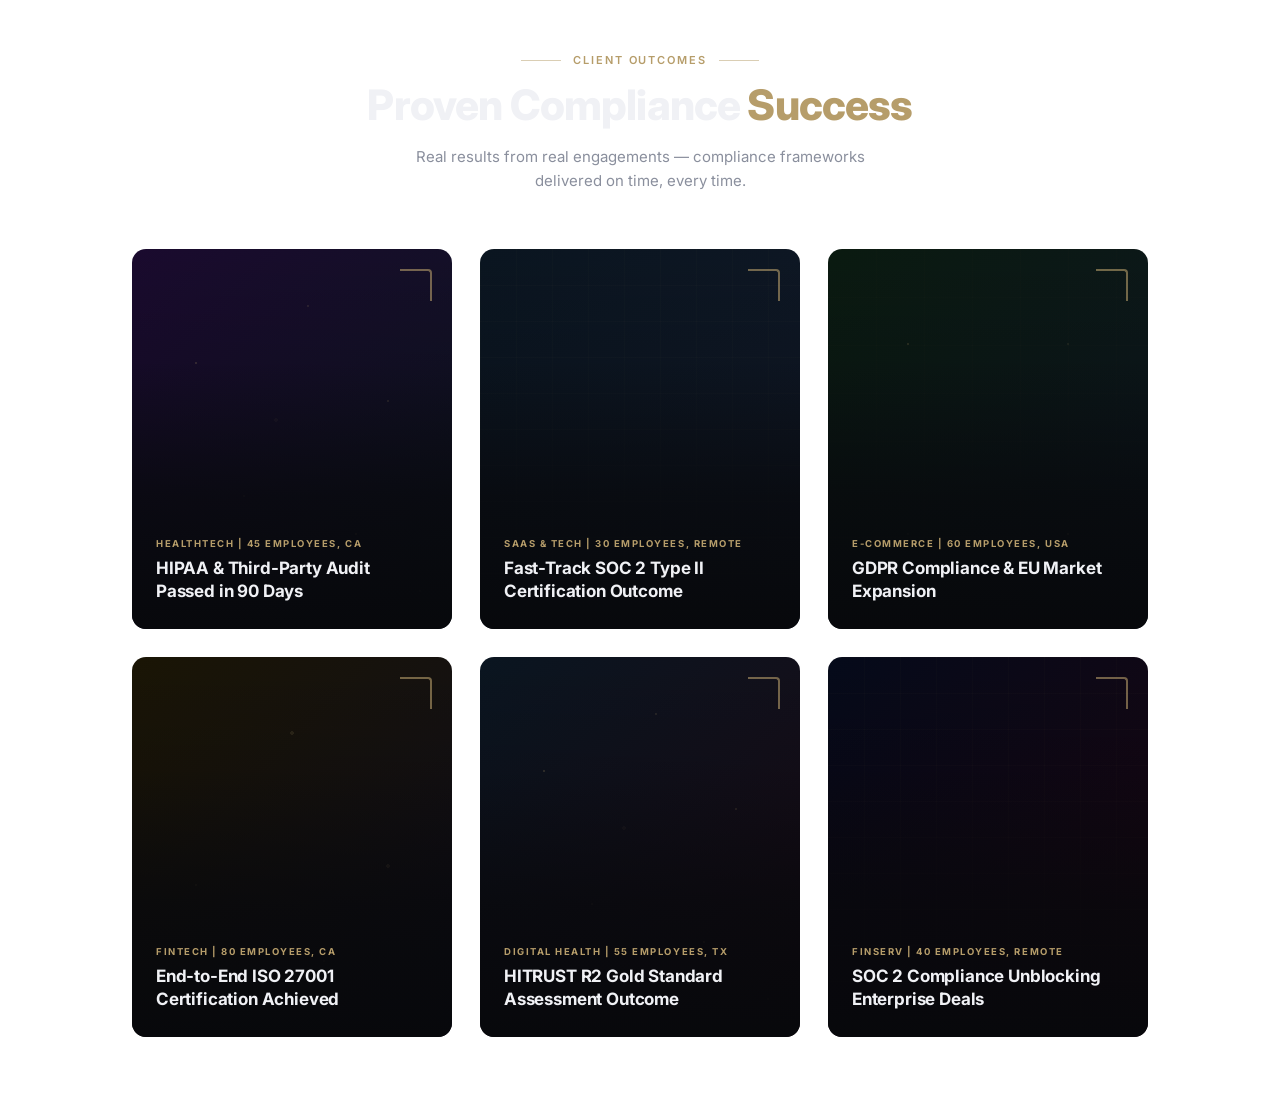
<file: flip-cards.html>
<!DOCTYPE html>
<html lang="en">
<head>
<meta charset="UTF-8">
<meta name="viewport" content="width=device-width, initial-scale=1.0">
<title>Proven Compliance Success</title>
<link href="https://fonts.googleapis.com/css2?family=Inter:wght@300;400;500;600;700;800&display=swap" rel="stylesheet">
<style>
  *, *::before, *::after {
    box-sizing: border-box;
    margin: 0;
    padding: 0;
  }

  :root {
    --bg: #07080b;
    --card-back: #10131c;
    --gold: #b69d6a;
    --gold-light: #d4bc8a;
    --text: #f0f1f5;
    --muted: #8a8f9d;
    --border: rgba(182, 157, 106, 0.3);
  }

  body {
    background: transparent;
    font-family: 'Inter', sans-serif;
    color: var(--text);
    padding: 48px 24px 64px;
    min-height: 100vh;
  }

  /* ── Section Header ── */
  .section-header {
    text-align: center;
    margin-bottom: 56px;
  }

  .section-eyebrow {
    display: inline-block;
    font-size: 11px;
    font-weight: 600;
    letter-spacing: 0.18em;
    text-transform: uppercase;
    color: var(--gold);
    margin-bottom: 14px;
    position: relative;
  }

  .section-eyebrow::before,
  .section-eyebrow::after {
    content: '';
    position: absolute;
    top: 50%;
    width: 40px;
    height: 1px;
    background: var(--gold);
    opacity: 0.5;
  }

  .section-eyebrow::before { right: calc(100% + 12px); }
  .section-eyebrow::after  { left:  calc(100% + 12px); }

  .section-title {
    font-size: clamp(28px, 4vw, 42px);
    font-weight: 800;
    letter-spacing: -0.02em;
    line-height: 1.15;
    color: var(--text);
  }

  .section-title span {
    color: var(--gold);
  }

  .section-subtitle {
    margin-top: 16px;
    font-size: 15px;
    color: var(--muted);
    font-weight: 400;
    max-width: 480px;
    margin-left: auto;
    margin-right: auto;
    line-height: 1.6;
  }

  /* ── Grid ── */
  .cards-grid {
    display: grid;
    grid-template-columns: repeat(3, 320px);
    gap: 28px;
    max-width: 1060px;
    margin: 0 auto;
    justify-content: center;
  }

  /* ── Flip Card Shell ── */
  .flip-card {
    width: 320px;
    height: 380px;
    perspective: 1200px;
    cursor: pointer;
  }

  .flip-card-inner {
    position: relative;
    width: 100%;
    height: 100%;
    transform-style: preserve-3d;
    transition: transform 0.65s cubic-bezier(0.4, 0.2, 0.2, 1),
                box-shadow 0.3s ease;
    border-radius: 14px;
  }

  /* Hover lift + flip */
  .flip-card:hover .flip-card-inner {
    box-shadow: 0 28px 60px rgba(0, 0, 0, 0.55),
                0 0 0 1px rgba(182, 157, 106, 0.18);
    transform: translateY(-6px) rotateY(180deg);
  }

  /* Touch tap toggle */
  .flip-card.flipped .flip-card-inner {
    transform: translateY(-6px) rotateY(180deg);
    box-shadow: 0 28px 60px rgba(0, 0, 0, 0.55),
                0 0 0 1px rgba(182, 157, 106, 0.18);
  }

  /* ── Front & Back shared ── */
  .flip-card-front,
  .flip-card-back {
    position: absolute;
    inset: 0;
    border-radius: 14px;
    backface-visibility: hidden;
    -webkit-backface-visibility: hidden;
    overflow: hidden;
  }

  /* ── FRONT ── */
  .flip-card-front {
    background-size: cover;
    background-position: center;
  }

  /* Pattern overlay */
  .card-pattern {
    position: absolute;
    inset: 0;
    opacity: 0.35;
  }

  .pattern-nodes {
    background-image:
      radial-gradient(circle at 20% 30%, rgba(182,157,106,0.6) 1px, transparent 1px),
      radial-gradient(circle at 55% 15%, rgba(182,157,106,0.4) 1px, transparent 1px),
      radial-gradient(circle at 80% 40%, rgba(182,157,106,0.5) 1px, transparent 1px),
      radial-gradient(circle at 35% 65%, rgba(182,157,106,0.3) 1px, transparent 1px),
      radial-gradient(circle at 70% 75%, rgba(182,157,106,0.5) 1px, transparent 1px),
      radial-gradient(circle at 15% 85%, rgba(182,157,106,0.3) 1px, transparent 1px),
      radial-gradient(circle at 90% 90%, rgba(182,157,106,0.4) 1px, transparent 1px),
      radial-gradient(circle at 45% 45%, rgba(182,157,106,0.2) 2px, transparent 2px);
    background-size: 100% 100%;
  }

  .pattern-grid {
    background-image:
      linear-gradient(rgba(182,157,106,0.08) 1px, transparent 1px),
      linear-gradient(90deg, rgba(182,157,106,0.08) 1px, transparent 1px);
    background-size: 36px 36px;
  }

  .pattern-circuit {
    background-image:
      radial-gradient(circle at 25% 25%, rgba(182,157,106,0.5) 1.5px, transparent 1.5px),
      radial-gradient(circle at 75% 75%, rgba(182,157,106,0.5) 1.5px, transparent 1.5px),
      radial-gradient(circle at 25% 75%, rgba(182,157,106,0.3) 1px, transparent 1px),
      radial-gradient(circle at 75% 25%, rgba(182,157,106,0.3) 1px, transparent 1px),
      linear-gradient(rgba(182,157,106,0.05) 1px, transparent 1px),
      linear-gradient(90deg, rgba(182,157,106,0.05) 1px, transparent 1px);
    background-size: 100% 100%, 100% 100%, 100% 100%, 100% 100%, 48px 48px, 48px 48px;
  }

  .pattern-hex {
    background-image:
      radial-gradient(circle at 50% 20%, rgba(182,157,106,0.4) 2px, transparent 2px),
      radial-gradient(circle at 20% 60%, rgba(182,157,106,0.3) 1.5px, transparent 1.5px),
      radial-gradient(circle at 80% 55%, rgba(182,157,106,0.4) 2px, transparent 2px),
      radial-gradient(circle at 60% 80%, rgba(182,157,106,0.3) 1px, transparent 1px),
      linear-gradient(60deg, rgba(182,157,106,0.04) 1px, transparent 1px),
      linear-gradient(-60deg, rgba(182,157,106,0.04) 1px, transparent 1px),
      linear-gradient(rgba(182,157,106,0.03) 1px, transparent 1px);
    background-size: 100% 100%, 100% 100%, 100% 100%, 100% 100%, 40px 70px, 40px 70px, 40px 70px;
  }

  .front-overlay {
    position: absolute;
    inset: 0;
    background: linear-gradient(
      to bottom,
      rgba(0,0,0,0) 0%,
      rgba(0,0,0,0.1) 30%,
      rgba(7,8,11,0.75) 65%,
      rgba(7,8,11,0.97) 100%
    );
  }

  .front-content {
    position: absolute;
    bottom: 0;
    left: 0;
    right: 0;
    padding: 28px 24px 26px;
  }

  .card-label {
    font-size: 9.5px;
    font-weight: 700;
    letter-spacing: 0.16em;
    text-transform: uppercase;
    color: var(--gold);
    margin-bottom: 8px;
    display: block;
  }

  .front-title {
    font-size: 17px;
    font-weight: 700;
    line-height: 1.35;
    color: var(--text);
    letter-spacing: -0.01em;
  }

  /* Corner accent */
  .corner-accent {
    position: absolute;
    top: 20px;
    right: 20px;
    width: 32px;
    height: 32px;
    border-top: 2px solid var(--gold);
    border-right: 2px solid var(--gold);
    opacity: 0.6;
    border-radius: 0 4px 0 0;
  }

  /* ── BACK ── */
  .flip-card-back {
    background: var(--card-back);
    transform: rotateY(180deg);
    border: 1px solid rgba(255,255,255,0.05);
    display: flex;
    flex-direction: column;
  }

  /* Gold top border with shimmer */
  .back-top-border {
    height: 2px;
    background: linear-gradient(
      90deg,
      transparent 0%,
      var(--gold) 20%,
      var(--gold-light) 50%,
      var(--gold) 80%,
      transparent 100%
    );
    background-size: 200% 100%;
    animation: shimmer 3s linear infinite;
    flex-shrink: 0;
  }

  @keyframes shimmer {
    0%   { background-position: -200% center; }
    100% { background-position:  200% center; }
  }

  .back-content {
    padding: 22px 24px 24px;
    display: flex;
    flex-direction: column;
    flex: 1;
    overflow: hidden;
  }

  .back-label {
    font-size: 9px;
    font-weight: 700;
    letter-spacing: 0.16em;
    text-transform: uppercase;
    color: var(--gold);
    margin-bottom: 10px;
    display: block;
  }

  .back-title {
    font-size: 15px;
    font-weight: 700;
    color: var(--text);
    line-height: 1.35;
    letter-spacing: -0.01em;
    margin-bottom: 14px;
  }

  .back-divider {
    height: 1px;
    background: rgba(255,255,255,0.08);
    margin-bottom: 14px;
    flex-shrink: 0;
  }

  .back-story {
    font-size: 13px;
    line-height: 1.65;
    color: var(--muted);
    flex: 1;
    overflow: hidden;
  }

  .back-meta {
    margin-top: 16px;
    flex-shrink: 0;
    border-top: 1px solid rgba(255,255,255,0.06);
    padding-top: 14px;
    display: flex;
    flex-direction: column;
    gap: 6px;
  }

  .meta-row {
    display: flex;
    align-items: baseline;
    gap: 8px;
    font-size: 11.5px;
  }

  .meta-label {
    font-weight: 700;
    color: var(--gold);
    white-space: nowrap;
    font-size: 10px;
    letter-spacing: 0.06em;
    text-transform: uppercase;
  }

  .meta-value {
    color: var(--text);
    font-weight: 500;
    line-height: 1.4;
  }

  /* ── Responsive ── */
  @media (max-width: 1080px) {
    .cards-grid {
      grid-template-columns: repeat(2, 320px);
    }
  }

  @media (max-width: 720px) {
    body {
      padding: 36px 16px 48px;
    }
    .cards-grid {
      grid-template-columns: 320px;
    }
    .section-eyebrow::before,
    .section-eyebrow::after {
      display: none;
    }
  }

  @media (max-width: 360px) {
    .cards-grid {
      grid-template-columns: 1fr;
    }
    .flip-card {
      width: 100%;
    }
  }
</style>
</head>
<body>

<!-- ── Section Header ── -->
<div class="section-header">
  <span class="section-eyebrow">Client Outcomes</span>
  <h2 class="section-title">Proven Compliance <span>Success</span></h2>
  <p class="section-subtitle">Real results from real engagements — compliance frameworks delivered on time, every time.</p>
</div>

<!-- ── Cards Grid ── -->
<div class="cards-grid">

  <!-- Card 1 -->
  <div class="flip-card" role="button" aria-label="HIPAA Audit Card" tabindex="0">
    <div class="flip-card-inner">
      <div class="flip-card-front" style="background: linear-gradient(135deg, #1a0a2e 0%, #0d1520 100%);">
        <div class="card-pattern pattern-nodes"></div>
        <div class="front-overlay"></div>
        <div class="corner-accent"></div>
        <div class="front-content">
          <span class="card-label">HEALTHTECH | 45 EMPLOYEES, CA</span>
          <div class="front-title">HIPAA &amp; Third-Party Audit Passed in 90 Days</div>
        </div>
      </div>
      <div class="flip-card-back">
        <div class="back-top-border"></div>
        <div class="back-content">
          <span class="back-label">HEALTHTECH | 45 EMPLOYEES, CA</span>
          <div class="back-title">HIPAA &amp; Third-Party Audit Passed in 90 Days</div>
          <div class="back-divider"></div>
          <p class="back-story">Achieved full HIPAA compliance and passed a third-party security assessment in under 90 days. Built policies, risk assessment, BAA process, and security training program from scratch.</p>
          <div class="back-meta">
            <div class="meta-row">
              <span class="meta-label">Engagement</span>
              <span class="meta-value">Framework: HIPAA</span>
            </div>
            <div class="meta-row">
              <span class="meta-label">Result</span>
              <span class="meta-value">Third-party assessment passed in 90 days</span>
            </div>
          </div>
        </div>
      </div>
    </div>
  </div>

  <!-- Card 2 -->
  <div class="flip-card" role="button" aria-label="SOC 2 Type II Card" tabindex="0">
    <div class="flip-card-inner">
      <div class="flip-card-front" style="background: linear-gradient(135deg, #0a1520 0%, #111827 100%);">
        <div class="card-pattern pattern-grid"></div>
        <div class="front-overlay"></div>
        <div class="corner-accent"></div>
        <div class="front-content">
          <span class="card-label">SAAS &amp; TECH | 30 EMPLOYEES, REMOTE</span>
          <div class="front-title">Fast-Track SOC 2 Type II Certification Outcome</div>
        </div>
      </div>
      <div class="flip-card-back">
        <div class="back-top-border"></div>
        <div class="back-content">
          <span class="back-label">SAAS &amp; TECH | 30 EMPLOYEES, REMOTE</span>
          <div class="back-title">Fast-Track SOC 2 Type II Certification Outcome</div>
          <div class="back-divider"></div>
          <p class="back-story">Guided the company from zero security documentation to SOC 2 Type II report in 14 weeks. Implemented all 5 Trust Service Criteria controls and coordinated with the auditor directly.</p>
          <div class="back-meta">
            <div class="meta-row">
              <span class="meta-label">Engagement</span>
              <span class="meta-value">6-month Hands-On vCISO</span>
            </div>
            <div class="meta-row">
              <span class="meta-label">Result</span>
              <span class="meta-value">SOC 2 Type II achieved, enterprise deals unblocked</span>
            </div>
          </div>
        </div>
      </div>
    </div>
  </div>

  <!-- Card 3 -->
  <div class="flip-card" role="button" aria-label="GDPR Compliance Card" tabindex="0">
    <div class="flip-card-inner">
      <div class="flip-card-front" style="background: linear-gradient(135deg, #0a1a10 0%, #0d1520 100%);">
        <div class="card-pattern pattern-circuit"></div>
        <div class="front-overlay"></div>
        <div class="corner-accent"></div>
        <div class="front-content">
          <span class="card-label">E-COMMERCE | 60 EMPLOYEES, USA</span>
          <div class="front-title">GDPR Compliance &amp; EU Market Expansion</div>
        </div>
      </div>
      <div class="flip-card-back">
        <div class="back-top-border"></div>
        <div class="back-content">
          <span class="back-label">E-COMMERCE | 60 EMPLOYEES, USA</span>
          <div class="back-title">GDPR Compliance &amp; EU Market Expansion</div>
          <div class="back-divider"></div>
          <p class="back-story">Mapped all EU customer data flows, implemented cookie consent management, updated privacy policies, and established a data subject request process. Company avoided potential GDPR fines and unlocked partnerships with European enterprise clients.</p>
          <div class="back-meta">
            <div class="meta-row">
              <span class="meta-label">Engagement</span>
              <span class="meta-value">6-month Hands-On vCISO</span>
            </div>
            <div class="meta-row">
              <span class="meta-label">Result</span>
              <span class="meta-value">Full GDPR compliance, EU market opened</span>
            </div>
          </div>
        </div>
      </div>
    </div>
  </div>

  <!-- Card 4 -->
  <div class="flip-card" role="button" aria-label="ISO 27001 Card" tabindex="0">
    <div class="flip-card-inner">
      <div class="flip-card-front" style="background: linear-gradient(135deg, #1a1505 0%, #0f0d1a 100%);">
        <div class="card-pattern pattern-hex"></div>
        <div class="front-overlay"></div>
        <div class="corner-accent"></div>
        <div class="front-content">
          <span class="card-label">FINTECH | 80 EMPLOYEES, CA</span>
          <div class="front-title">End-to-End ISO 27001 Certification Achieved</div>
        </div>
      </div>
      <div class="flip-card-back">
        <div class="back-top-border"></div>
        <div class="back-content">
          <span class="back-label">FINTECH | 80 EMPLOYEES, CA</span>
          <div class="back-title">End-to-End ISO 27001 Certification Achieved</div>
          <div class="back-divider"></div>
          <p class="back-story">Built an Information Security Management System from the ground up, implemented 93 ISO 27001 controls, and coordinated with a certification body. Company achieved ISO 27001 certification — required by two major enterprise clients.</p>
          <div class="back-meta">
            <div class="meta-row">
              <span class="meta-label">Engagement</span>
              <span class="meta-value">9-month Hands-On vCISO</span>
            </div>
            <div class="meta-row">
              <span class="meta-label">Result</span>
              <span class="meta-value">ISO 27001 certified, two enterprise contracts secured</span>
            </div>
          </div>
        </div>
      </div>
    </div>
  </div>

  <!-- Card 5 -->
  <div class="flip-card" role="button" aria-label="HITRUST R2 Card" tabindex="0">
    <div class="flip-card-inner">
      <div class="flip-card-front" style="background: linear-gradient(135deg, #0a1520 0%, #1a0a15 100%);">
        <div class="card-pattern pattern-nodes"></div>
        <div class="front-overlay"></div>
        <div class="corner-accent"></div>
        <div class="front-content">
          <span class="card-label">DIGITAL HEALTH | 55 EMPLOYEES, TX</span>
          <div class="front-title">HITRUST R2 Gold Standard Assessment Outcome</div>
        </div>
      </div>
      <div class="flip-card-back">
        <div class="back-top-border"></div>
        <div class="back-content">
          <span class="back-label">DIGITAL HEALTH | 55 EMPLOYEES, TX</span>
          <div class="back-title">HITRUST R2 Gold Standard Assessment Outcome</div>
          <div class="back-divider"></div>
          <p class="back-story">Led the company through HITRUST R2 Assessment. Built security policies, implemented required controls, and managed the entire assessment process with the HITRUST assessor. Certification required by a major hospital system partner.</p>
          <div class="back-meta">
            <div class="meta-row">
              <span class="meta-label">Engagement</span>
              <span class="meta-value">9-month Hands-On vCISO</span>
            </div>
            <div class="meta-row">
              <span class="meta-label">Result</span>
              <span class="meta-value">HITRUST R2 certified, hospital system partnership secured</span>
            </div>
          </div>
        </div>
      </div>
    </div>
  </div>

  <!-- Card 6 -->
  <div class="flip-card" role="button" aria-label="SOC 2 FinServ Card" tabindex="0">
    <div class="flip-card-inner">
      <div class="flip-card-front" style="background: linear-gradient(135deg, #050a1a 0%, #1a0510 100%);">
        <div class="card-pattern pattern-grid"></div>
        <div class="front-overlay"></div>
        <div class="corner-accent"></div>
        <div class="front-content">
          <span class="card-label">FINSERV | 40 EMPLOYEES, REMOTE</span>
          <div class="front-title">SOC 2 Compliance Unblocking Enterprise Deals</div>
        </div>
      </div>
      <div class="flip-card-back">
        <div class="back-top-border"></div>
        <div class="back-content">
          <span class="back-label">FINSERV | 40 EMPLOYEES, REMOTE</span>
          <div class="back-title">SOC 2 Compliance Unblocking Enterprise Deals</div>
          <div class="back-divider"></div>
          <p class="back-story">Delivered end-to-end SOC 2 compliance program for a financial services company. Built all required controls, policies, and evidence collection workflows. Completed in time for a major enterprise contract deadline.</p>
          <div class="back-meta">
            <div class="meta-row">
              <span class="meta-label">Engagement</span>
              <span class="meta-value">6-month Hands-On vCISO</span>
            </div>
            <div class="meta-row">
              <span class="meta-label">Result</span>
              <span class="meta-value">SOC 2 certified, enterprise deals unblocked</span>
            </div>
          </div>
        </div>
      </div>
    </div>
  </div>

</div><!-- /cards-grid -->

<script>
  const cards = document.querySelectorAll('.flip-card');
  const isTouch = window.matchMedia('(hover: none)').matches;

  cards.forEach(card => {
    if (isTouch) {
      // Touch devices: tap to toggle
      card.addEventListener('click', () => {
        card.classList.toggle('flipped');
      });
    }

    // Keyboard: Enter or Space
    card.addEventListener('keydown', e => {
      if (e.key === 'Enter' || e.key === ' ') {
        e.preventDefault();
        card.classList.toggle('flipped');
      }
    });

    // Desktop hover: remove manual flipped class so CSS :hover takes over cleanly
    if (!isTouch) {
      card.addEventListener('mouseenter', () => card.classList.remove('flipped'));
    }
  });
</script>

</body>
</html>
</file>
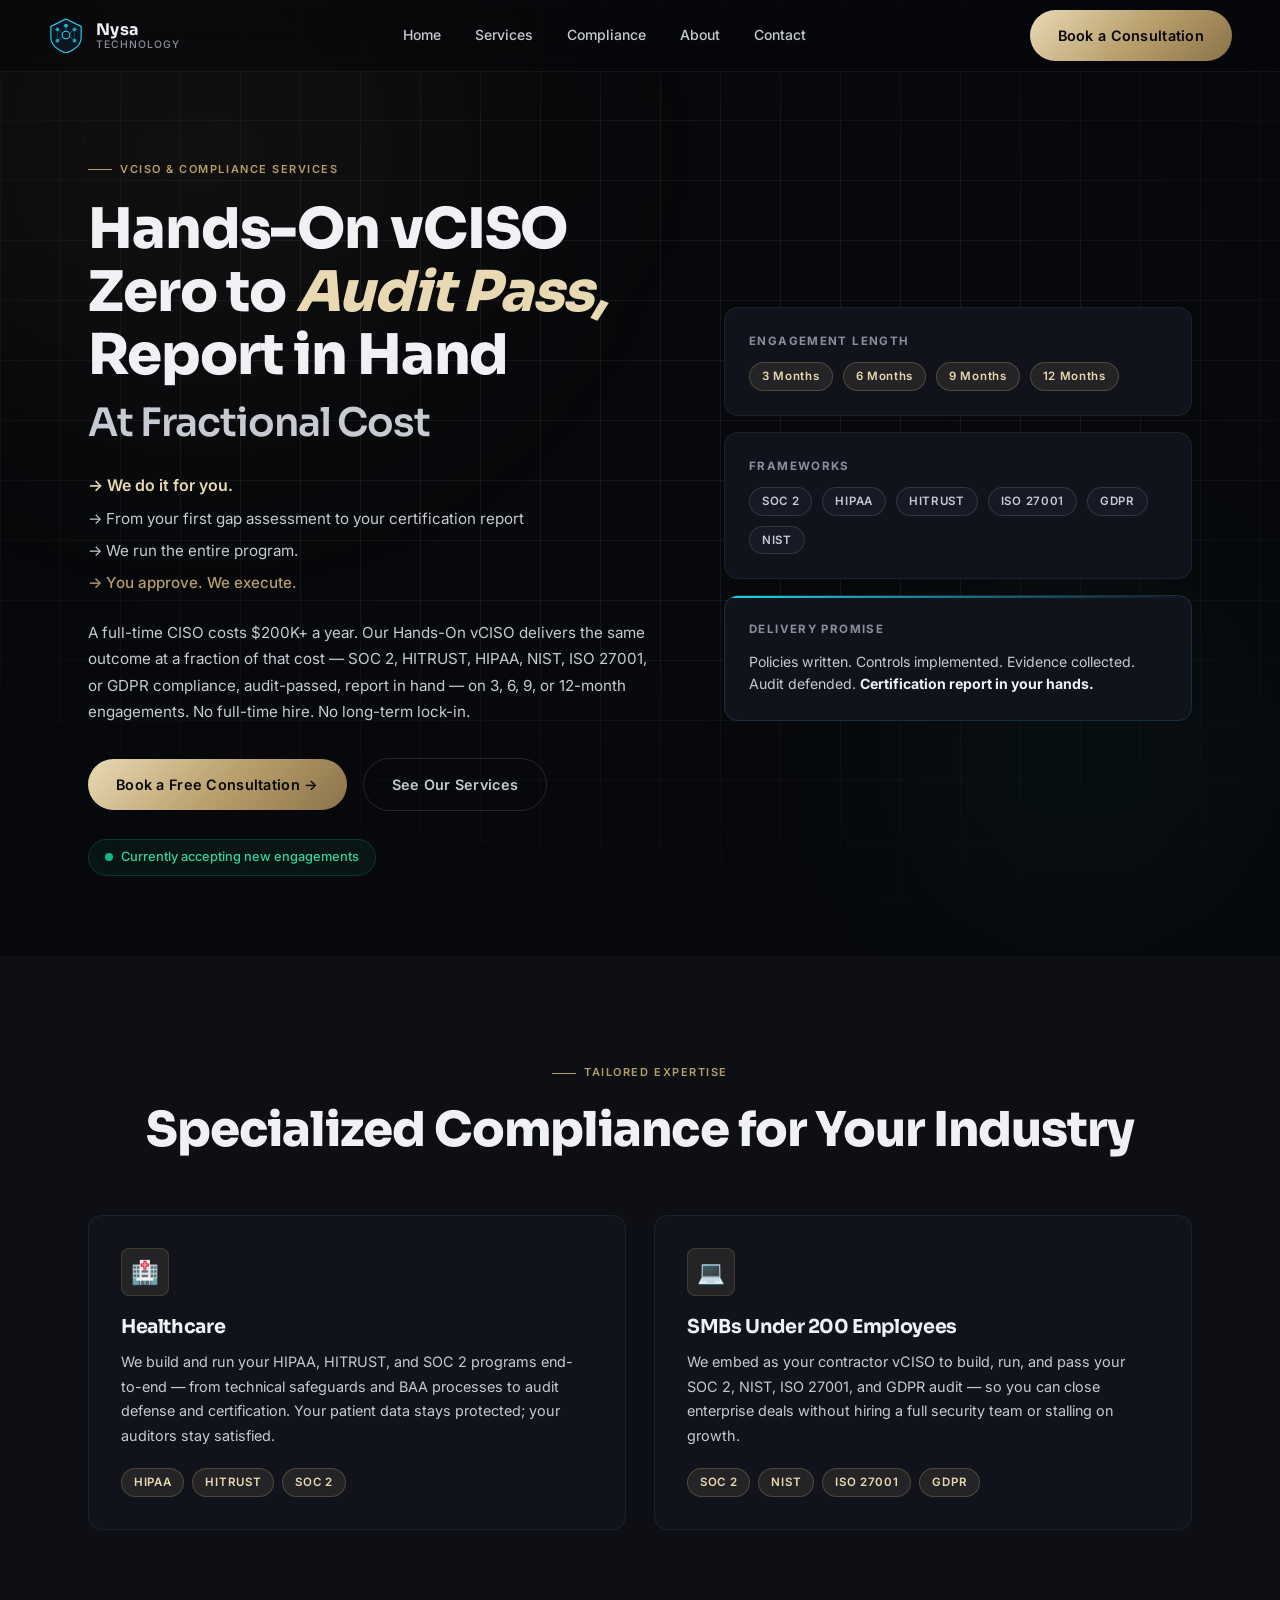
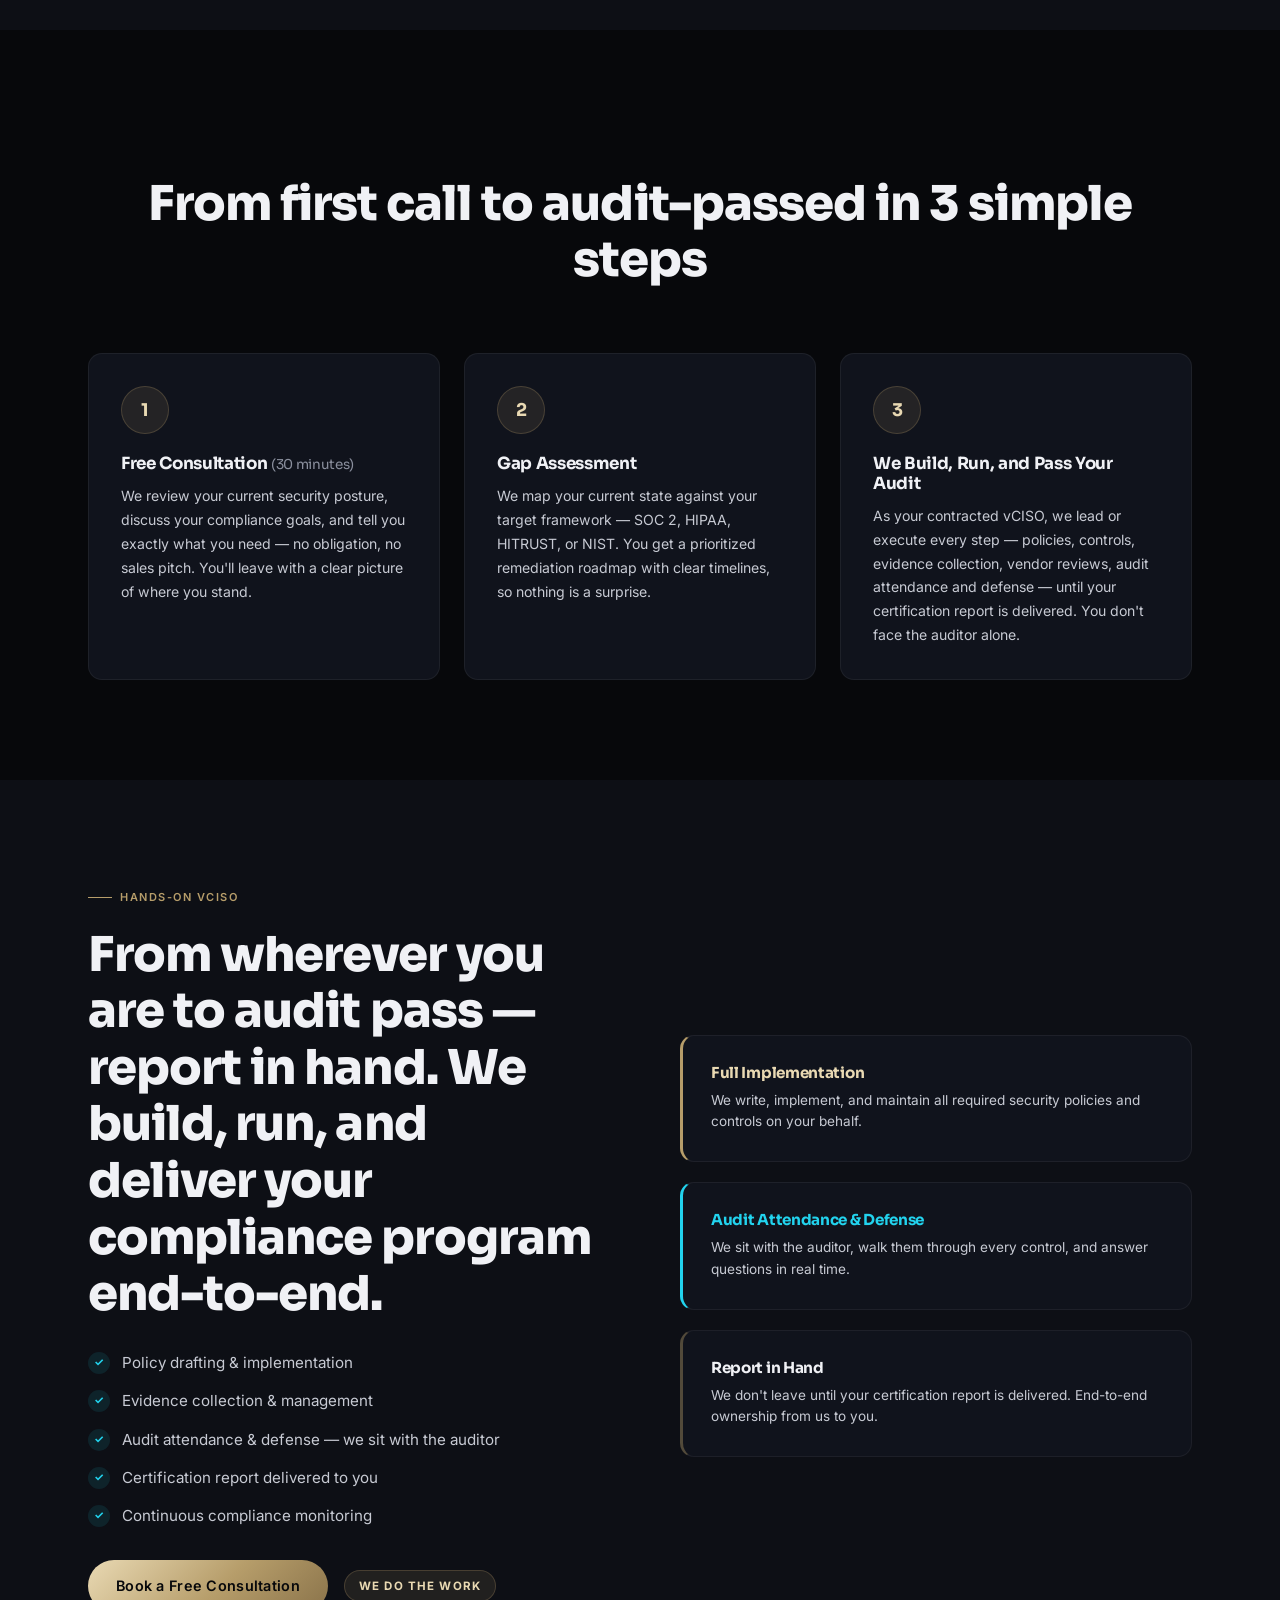
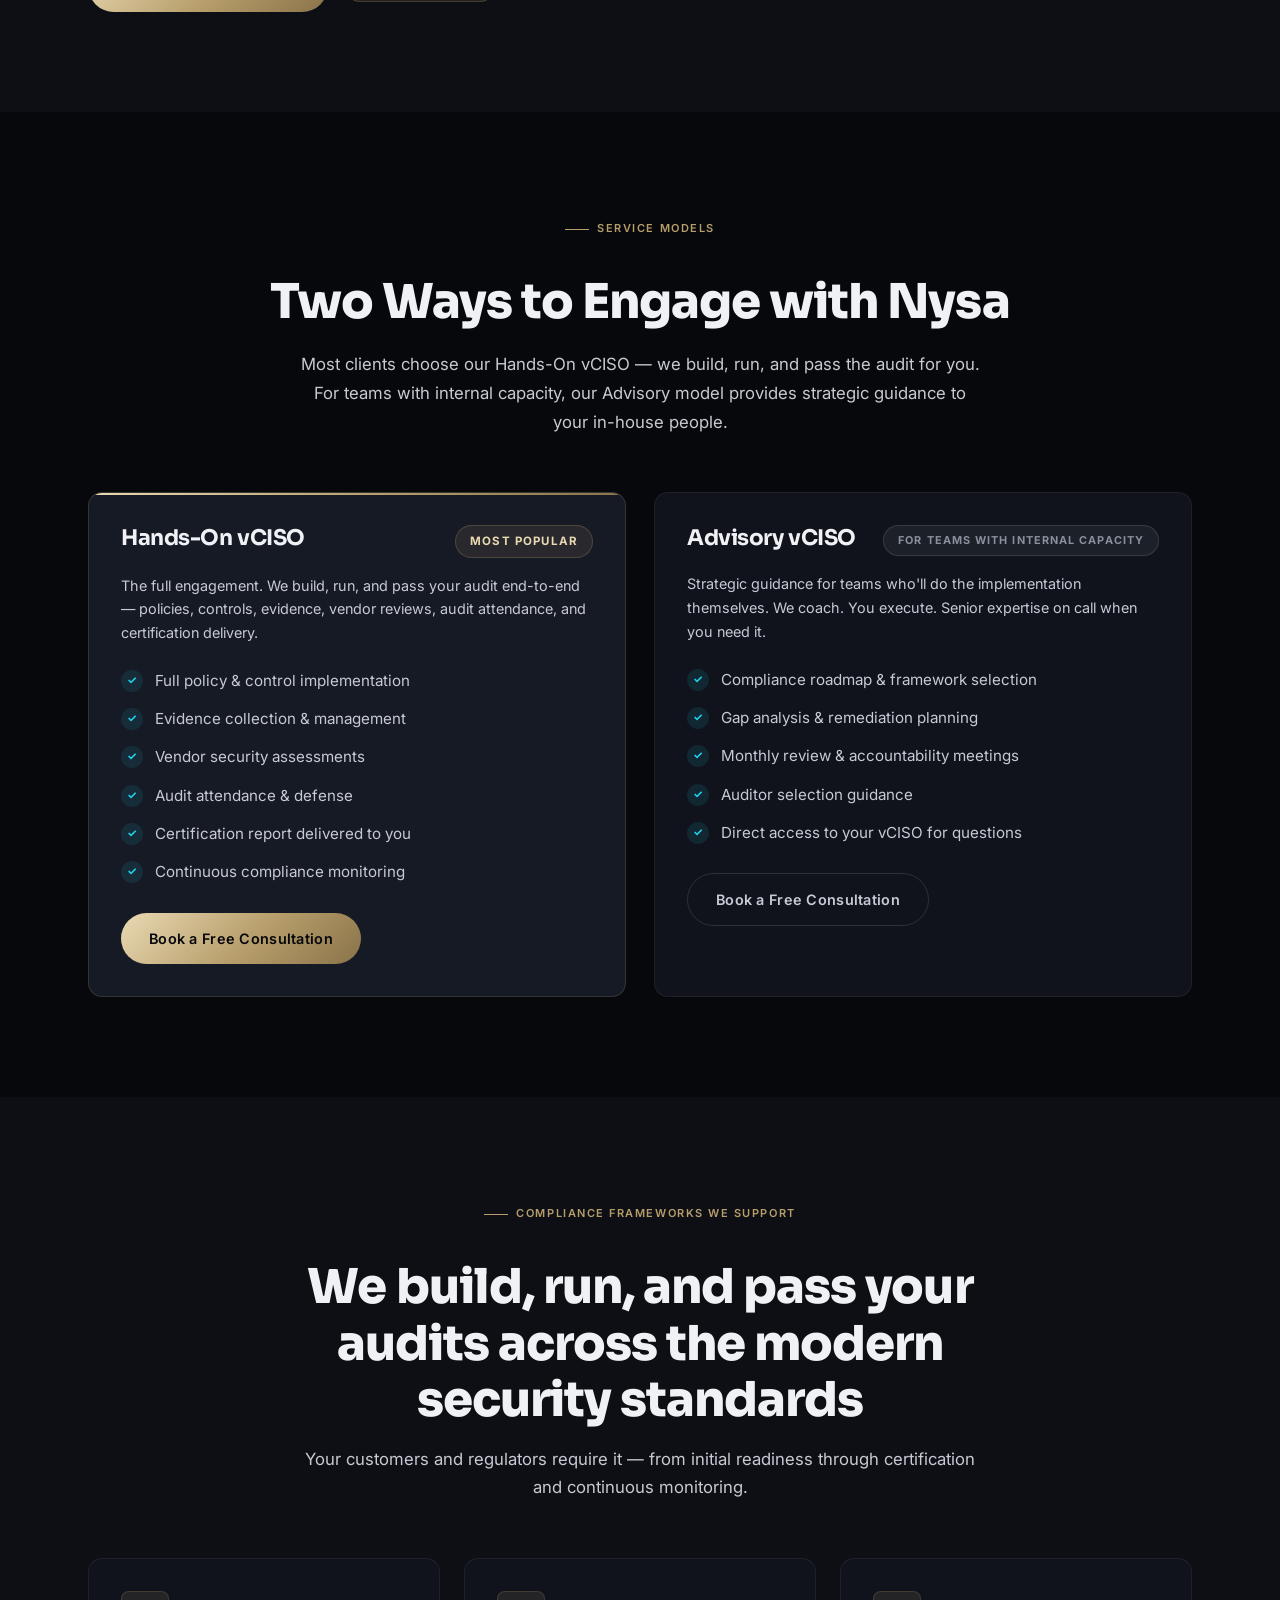
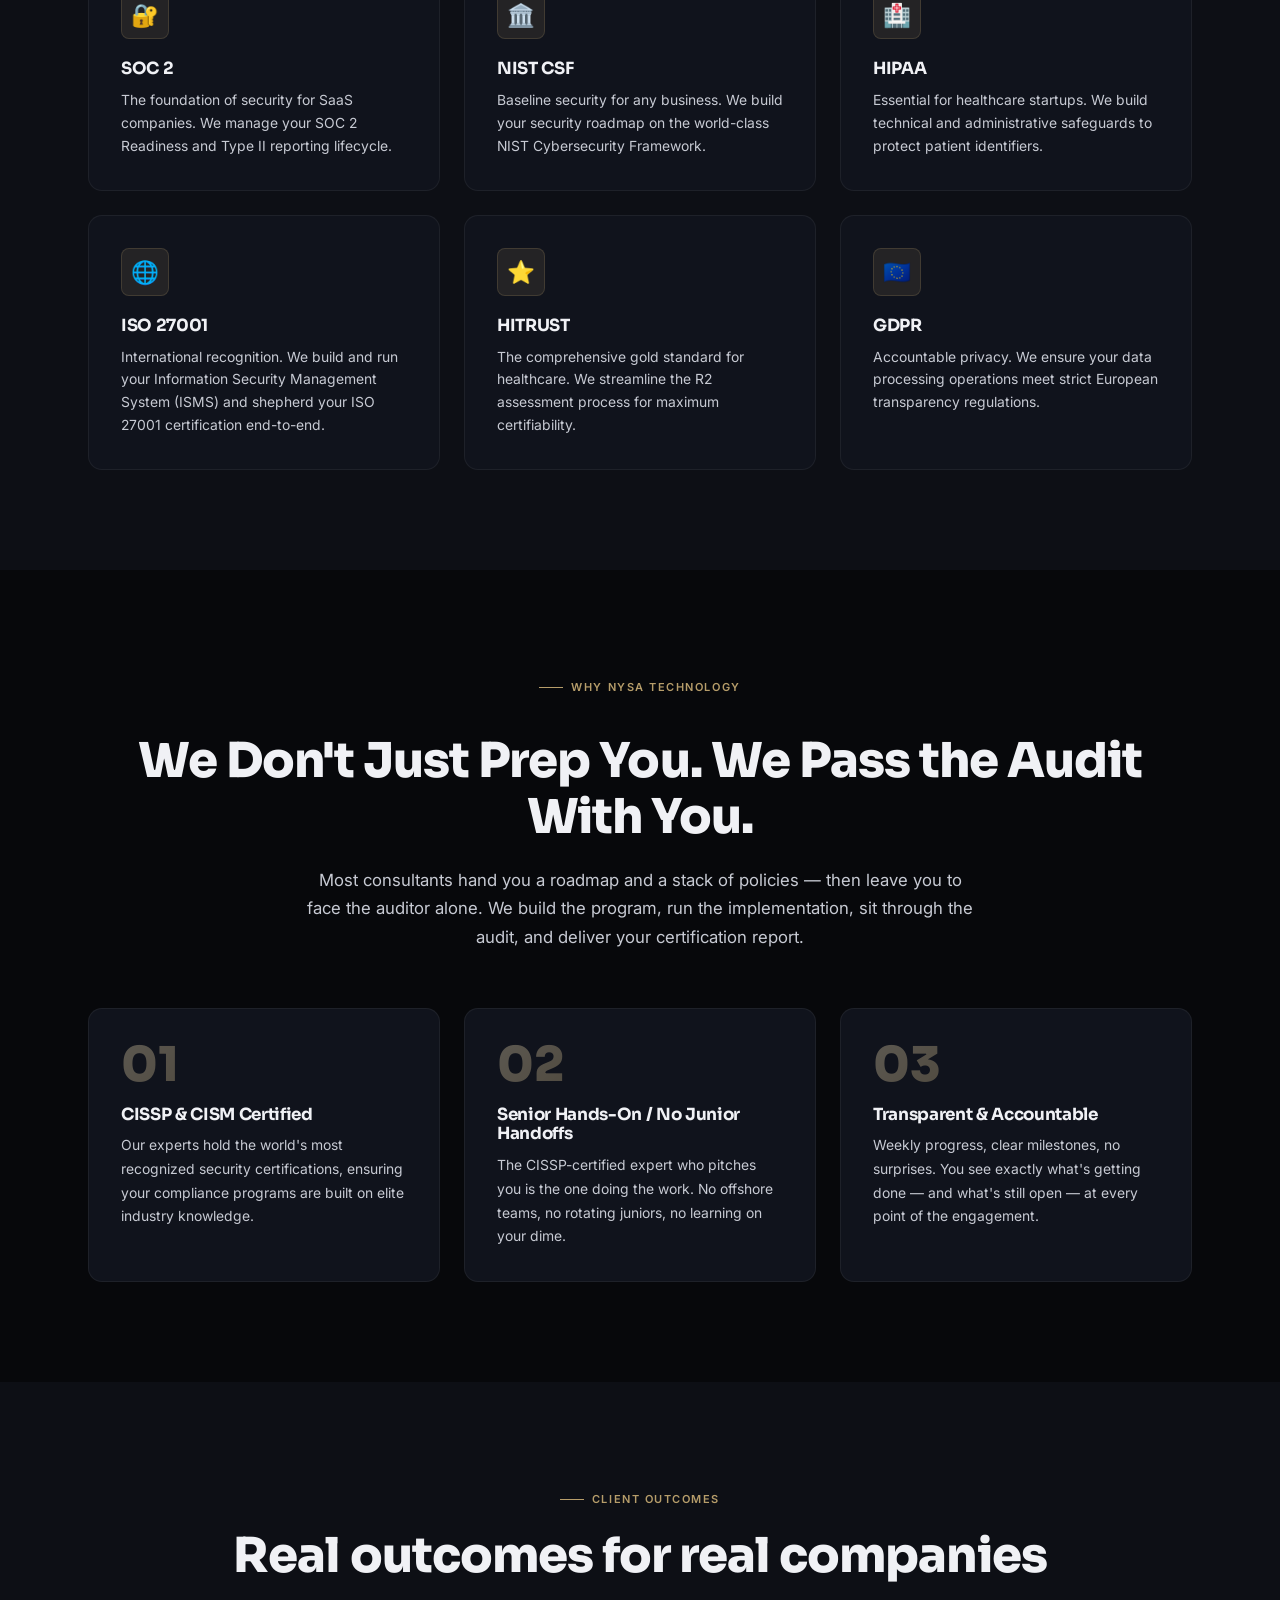
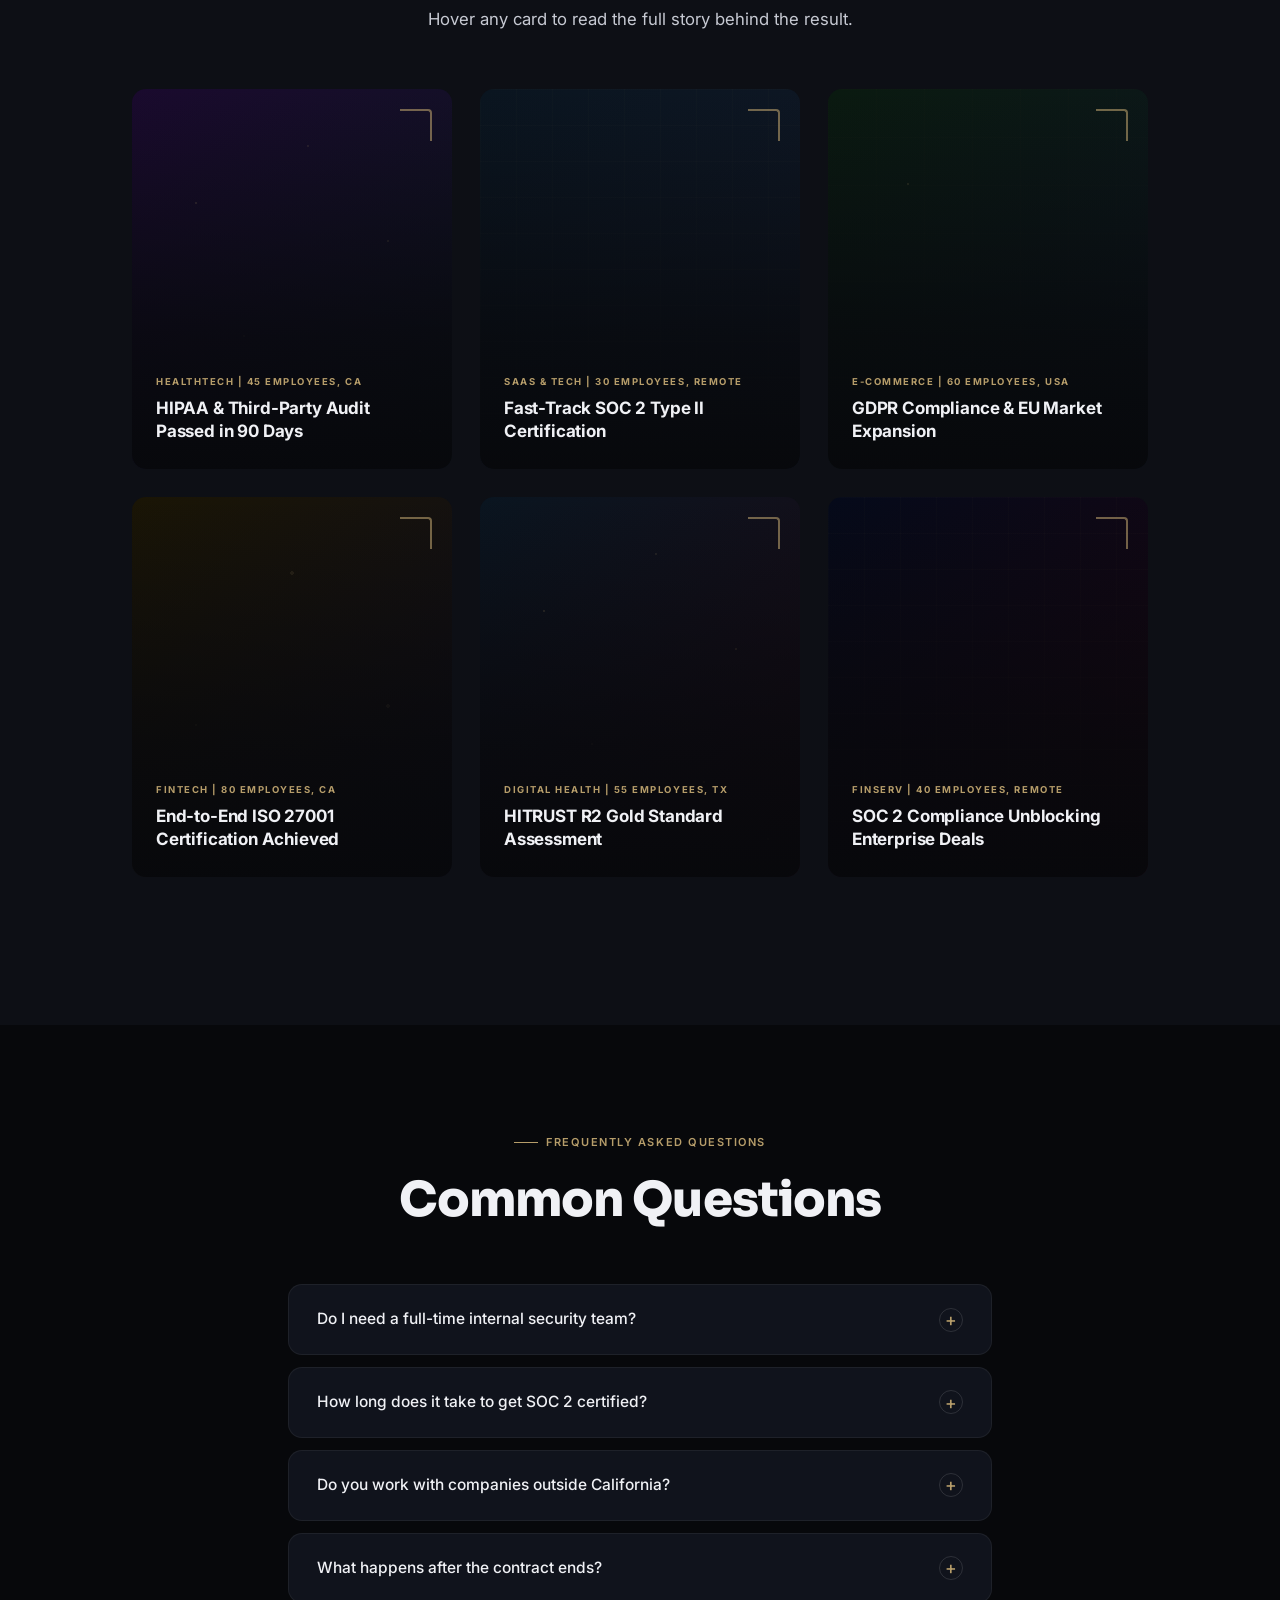
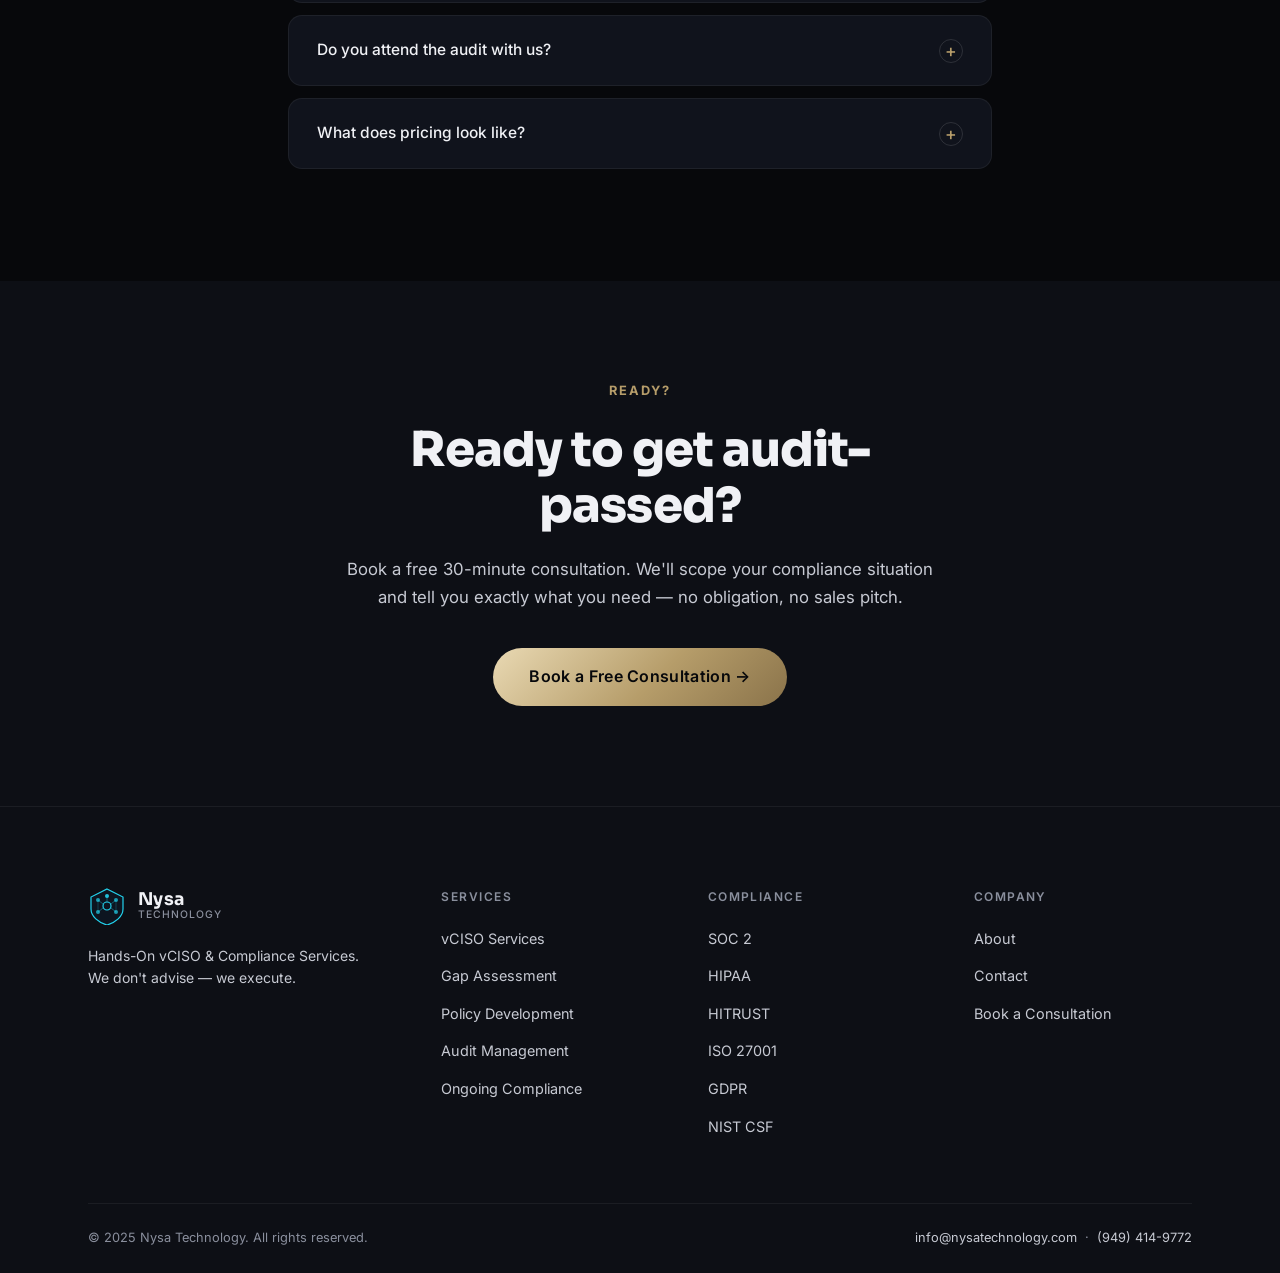
<file: index_original.html>
<!DOCTYPE html>
<html lang="en">
<head>
  <meta charset="UTF-8" />
  <meta name="viewport" content="width=device-width, initial-scale=1.0" />
  <title>Hands-On vCISO for SOC 2, HIPAA, HITRUST | Nysa Technology</title>
  <meta name="description" content="Nysa Technology delivers Hands-On vCISO services — SOC 2, HITRUST, HIPAA, ISO 27001, NIST, GDPR compliance. Zero to audit pass, report in hand, at fractional cost." />
  <link rel="stylesheet" href="styles.css" />
</head>
<body>

<!-- ============================================================
     NAV
     ============================================================ -->
<nav class="nav" id="nav">
  <div class="nav-inner">
    <a href="index.html" class="nav-logo">
      <svg viewBox="0 0 38 38" fill="none" xmlns="http://www.w3.org/2000/svg">
        <path d="M19 2L35 10V22C35 29.5 27.5 35.5 19 38C10.5 35.5 3 29.5 3 22V10L19 2Z" fill="#0d1520" stroke="#22d3ee" stroke-width="1.2"/>
        <circle cx="19" cy="19" r="4" fill="none" stroke="#22d3ee" stroke-width="1.2"/>
        <circle cx="10" cy="13" r="2" fill="#22d3ee" opacity="0.7"/>
        <circle cx="28" cy="13" r="2" fill="#22d3ee" opacity="0.7"/>
        <circle cx="10" cy="25" r="2" fill="#22d3ee" opacity="0.7"/>
        <circle cx="28" cy="25" r="2" fill="#22d3ee" opacity="0.7"/>
        <circle cx="19" cy="9" r="2" fill="#22d3ee" opacity="0.9"/>
        <line x1="19" y1="9" x2="19" y2="15" stroke="#22d3ee" stroke-width="0.8" opacity="0.5"/>
        <line x1="10" y1="13" x2="15" y2="17" stroke="#22d3ee" stroke-width="0.8" opacity="0.5"/>
        <line x1="28" y1="13" x2="23" y2="17" stroke="#22d3ee" stroke-width="0.8" opacity="0.5"/>
        <line x1="10" y1="25" x2="15" y2="21" stroke="#22d3ee" stroke-width="0.8" opacity="0.5"/>
        <line x1="28" y1="25" x2="23" y2="21" stroke="#22d3ee" stroke-width="0.8" opacity="0.5"/>
        <line x1="10" y1="13" x2="10" y2="25" stroke="#22d3ee" stroke-width="0.8" opacity="0.3"/>
        <line x1="28" y1="13" x2="28" y2="25" stroke="#22d3ee" stroke-width="0.8" opacity="0.3"/>
      </svg>
      <div class="nav-logo-text">
        <span class="nav-logo-name">Nysa</span>
        <span class="nav-logo-sub">Technology</span>
      </div>
    </a>
    <div class="nav-links">
      <a href="index.html" class="nav-link">Home</a>
      <a href="services.html" class="nav-link">Services</a>
      <a href="compliance.html" class="nav-link">Compliance</a>
      <a href="about.html" class="nav-link">About</a>
      <a href="contact.html" class="nav-link">Contact</a>
    </div>
    <div class="nav-cta">
      <a href="contact.html" class="btn btn-primary">Book a Consultation</a>
    </div>
    <div class="nav-hamburger" id="hamburger">
      <span></span><span></span><span></span>
    </div>
  </div>
</nav>

<!-- Mobile Nav -->
<div class="nav-mobile" id="mobileNav">
  <a href="index.html" class="nav-link">Home</a>
  <a href="services.html" class="nav-link">Services</a>
  <a href="compliance.html" class="nav-link">Compliance</a>
  <a href="about.html" class="nav-link">About</a>
  <a href="contact.html" class="nav-link">Contact</a>
  <a href="contact.html" class="btn btn-primary">Book a Consultation</a>
</div>

<!-- ============================================================
     HERO
     ============================================================ -->
<section class="hero" id="hero">
  <div class="hero-bg-grid"></div>
  <div class="hero-glow" style="width:600px;height:500px;background:rgba(182,157,106,0.06);top:-100px;left:-100px;"></div>
  <div class="hero-glow" style="width:400px;height:400px;background:rgba(34,211,238,0.04);bottom:0;right:0;"></div>
  <canvas id="particleCanvas" style="position:absolute;inset:0;z-index:1;pointer-events:none;"></canvas>

  <div class="container">
    <div class="hero-inner" style="display:grid;grid-template-columns:1.1fr 0.9fr;gap:64px;align-items:center;">
      <!-- Left -->
      <div>
        <div class="label reveal">vCISO &amp; Compliance Services</div>
        <h1 class="reveal delay-1" style="font-size:clamp(2.2rem,4.5vw,3.5rem);font-weight:800;line-height:1.12;margin-bottom:24px;">
          Hands-On vCISO<br>
          Zero to <em class="gold" style="font-style:italic;">Audit Pass,</em><br>
          Report in Hand<br>
          <span style="color:var(--text-dim);font-weight:600;font-size:0.7em;">At Fractional Cost</span>
        </h1>

        <div class="reveal delay-2" style="margin-bottom:24px;display:flex;flex-direction:column;gap:8px;">
          <p style="color:var(--accent-2);font-weight:600;font-size:1rem;">→ We do it for you.</p>
          <p style="color:var(--text-dim);font-size:0.95rem;">→ From your first gap assessment to your certification report</p>
          <p style="color:var(--text-dim);font-size:0.95rem;">→ We run the entire program.</p>
          <p style="color:var(--accent);font-weight:500;font-size:0.95rem;">→ You approve. We execute.</p>
        </div>

        <p class="reveal delay-3" style="color:var(--text-dim);font-size:0.95rem;line-height:1.75;margin-bottom:32px;max-width:580px;">
          A full-time CISO costs $200K+ a year. Our Hands-On vCISO delivers the same outcome at a fraction of that cost — SOC 2, HITRUST, HIPAA, NIST, ISO 27001, or GDPR compliance, audit-passed, report in hand — on 3, 6, 9, or 12-month engagements. No full-time hire. No long-term lock-in.
        </p>

        <div class="reveal delay-3" style="display:flex;align-items:center;flex-wrap:wrap;gap:16px;margin-bottom:28px;">
          <a href="contact.html" class="btn btn-primary">Book a Free Consultation →</a>
          <a href="services.html" class="btn btn-ghost">See Our Services</a>
        </div>

        <div class="reveal delay-4">
          <div class="live-badge">
            <span class="live-dot"></span>
            Currently accepting new engagements
          </div>
        </div>
      </div>

      <!-- Right: Engagement Cards -->
      <div class="reveal-right delay-2" style="display:flex;flex-direction:column;gap:16px;">
        <div style="background:var(--bg-card);border:1px solid var(--line);border-radius:var(--radius);padding:24px;">
          <div style="font-size:0.72rem;font-weight:700;letter-spacing:0.12em;text-transform:uppercase;color:var(--muted);margin-bottom:12px;">Engagement Length</div>
          <div style="display:flex;gap:10px;flex-wrap:wrap;">
            <span class="tag tag-gold">3 Months</span>
            <span class="tag tag-gold">6 Months</span>
            <span class="tag tag-gold">9 Months</span>
            <span class="tag tag-gold">12 Months</span>
          </div>
        </div>
        <div style="background:var(--bg-card);border:1px solid var(--line);border-radius:var(--radius);padding:24px;">
          <div style="font-size:0.72rem;font-weight:700;letter-spacing:0.12em;text-transform:uppercase;color:var(--muted);margin-bottom:12px;">Frameworks</div>
          <div style="display:flex;gap:10px;flex-wrap:wrap;">
            <span class="tag">SOC 2</span>
            <span class="tag">HIPAA</span>
            <span class="tag">HITRUST</span>
            <span class="tag">ISO 27001</span>
            <span class="tag">GDPR</span>
            <span class="tag">NIST</span>
          </div>
        </div>
        <div style="background:var(--bg-card);border:1px solid rgba(34,211,238,0.15);border-radius:var(--radius);padding:24px;position:relative;overflow:hidden;">
          <div style="position:absolute;top:0;left:0;right:0;height:2px;background:linear-gradient(90deg,var(--cyan),transparent);"></div>
          <div style="font-size:0.72rem;font-weight:700;letter-spacing:0.12em;text-transform:uppercase;color:var(--muted);margin-bottom:12px;">Delivery Promise</div>
          <p style="font-size:0.88rem;color:var(--text-dim);line-height:1.6;">Policies written. Controls implemented. Evidence collected. Audit defended. <strong style="color:var(--text);">Certification report in your hands.</strong></p>
        </div>
      </div>
    </div>
  </div>
</section>

<!-- ============================================================
     TAILORED EXPERTISE
     ============================================================ -->
<section class="section bg-elev">
  <div class="container">
    <div style="text-align:center;margin-bottom:56px;">
      <div class="label reveal">Tailored Expertise</div>
      <h2 class="section-title reveal delay-1">Specialized Compliance for Your Industry</h2>
    </div>
    <div class="grid-2">
      <div class="card reveal delay-1">
        <div class="fw-icon">🏥</div>
        <h3 style="font-size:1.2rem;font-weight:700;margin-bottom:12px;">Healthcare</h3>
        <p style="color:var(--text-dim);font-size:0.9rem;line-height:1.7;margin-bottom:20px;">We build and run your HIPAA, HITRUST, and SOC 2 programs end-to-end — from technical safeguards and BAA processes to audit defense and certification. Your patient data stays protected; your auditors stay satisfied.</p>
        <div style="display:flex;gap:8px;flex-wrap:wrap;">
          <span class="tag tag-gold">HIPAA</span>
          <span class="tag tag-gold">HITRUST</span>
          <span class="tag tag-gold">SOC 2</span>
        </div>
      </div>
      <div class="card reveal delay-2">
        <div class="fw-icon">💻</div>
        <h3 style="font-size:1.2rem;font-weight:700;margin-bottom:12px;">SMBs Under 200 Employees</h3>
        <p style="color:var(--text-dim);font-size:0.9rem;line-height:1.7;margin-bottom:20px;">We embed as your contractor vCISO to build, run, and pass your SOC 2, NIST, ISO 27001, and GDPR audit — so you can close enterprise deals without hiring a full security team or stalling on growth.</p>
        <div style="display:flex;gap:8px;flex-wrap:wrap;">
          <span class="tag tag-gold">SOC 2</span>
          <span class="tag tag-gold">NIST</span>
          <span class="tag tag-gold">ISO 27001</span>
          <span class="tag tag-gold">GDPR</span>
        </div>
      </div>
    </div>
  </div>
</section>

<!-- ============================================================
     HOW IT WORKS
     ============================================================ -->
<section class="section">
  <div class="container">
    <div style="text-align:center;margin-bottom:64px;">
      <div class="label reveal">How It Works</div>
      <h2 class="section-title reveal delay-1">From first call to audit-passed in 3 simple steps</h2>
    </div>
    <div class="grid-3">
      <div class="card reveal delay-1">
        <div class="step-num">1</div>
        <h3 style="font-size:1.05rem;font-weight:700;margin-bottom:10px;">Free Consultation <span style="color:var(--muted);font-weight:400;font-size:0.85rem;">(30 minutes)</span></h3>
        <p style="color:var(--text-dim);font-size:0.88rem;line-height:1.7;">We review your current security posture, discuss your compliance goals, and tell you exactly what you need — no obligation, no sales pitch. You'll leave with a clear picture of where you stand.</p>
      </div>
      <div class="card reveal delay-2">
        <div class="step-num">2</div>
        <h3 style="font-size:1.05rem;font-weight:700;margin-bottom:10px;">Gap Assessment</h3>
        <p style="color:var(--text-dim);font-size:0.88rem;line-height:1.7;">We map your current state against your target framework — SOC 2, HIPAA, HITRUST, or NIST. You get a prioritized remediation roadmap with clear timelines, so nothing is a surprise.</p>
      </div>
      <div class="card reveal delay-3">
        <div class="step-num">3</div>
        <h3 style="font-size:1.05rem;font-weight:700;margin-bottom:10px;">We Build, Run, and Pass Your Audit</h3>
        <p style="color:var(--text-dim);font-size:0.88rem;line-height:1.7;">As your contracted vCISO, we lead or execute every step — policies, controls, evidence collection, vendor reviews, audit attendance and defense — until your certification report is delivered. You don't face the auditor alone.</p>
      </div>
    </div>
  </div>
</section>

<!-- ============================================================
     HANDS-ON VCISO
     ============================================================ -->
<section class="section bg-elev">
  <div class="container">
    <div style="display:grid;grid-template-columns:1fr 1fr;gap:80px;align-items:center;">
      <div class="reveal-left">
        <div class="label">Hands-On vCISO</div>
        <h2 class="section-title">From wherever you are to audit pass — report in hand. We build, run, and deliver your compliance program end-to-end.</h2>
        <ul class="checklist" style="margin-top:28px;">
          <li>Policy drafting &amp; implementation</li>
          <li>Evidence collection &amp; management</li>
          <li>Audit attendance &amp; defense — we sit with the auditor</li>
          <li>Certification report delivered to you</li>
          <li>Continuous compliance monitoring</li>
        </ul>
        <div style="margin-top:32px;display:flex;align-items:center;gap:16px;flex-wrap:wrap;">
          <a href="contact.html" class="btn btn-primary">Book a Free Consultation</a>
          <span class="badge badge-gold">WE DO THE WORK</span>
        </div>
      </div>
      <div class="reveal-right delay-2" style="display:flex;flex-direction:column;gap:20px;">
        <div style="background:var(--bg-card);border:1px solid var(--line);border-radius:var(--radius);padding:28px;border-left:3px solid var(--accent);">
          <h4 style="font-size:0.95rem;font-weight:700;margin-bottom:8px;color:var(--accent-2);">Full Implementation</h4>
          <p style="font-size:0.85rem;color:var(--text-dim);line-height:1.6;">We write, implement, and maintain all required security policies and controls on your behalf.</p>
        </div>
        <div style="background:var(--bg-card);border:1px solid var(--line);border-radius:var(--radius);padding:28px;border-left:3px solid var(--cyan);">
          <h4 style="font-size:0.95rem;font-weight:700;margin-bottom:8px;color:var(--cyan);">Audit Attendance &amp; Defense</h4>
          <p style="font-size:0.85rem;color:var(--text-dim);line-height:1.6;">We sit with the auditor, walk them through every control, and answer questions in real time.</p>
        </div>
        <div style="background:var(--bg-card);border:1px solid var(--line);border-radius:var(--radius);padding:28px;border-left:3px solid rgba(182,157,106,0.4);">
          <h4 style="font-size:0.95rem;font-weight:700;margin-bottom:8px;">Report in Hand</h4>
          <p style="font-size:0.85rem;color:var(--text-dim);line-height:1.6;">We don't leave until your certification report is delivered. End-to-end ownership from us to you.</p>
        </div>
      </div>
    </div>
  </div>
</section>

<!-- ============================================================
     TWO WAYS TO ENGAGE
     ============================================================ -->
<section class="section">
  <div class="container">
    <div style="text-align:center;margin-bottom:16px;">
      <div class="label reveal">Service Models</div>
    </div>
    <h2 class="section-title reveal delay-1" style="text-align:center;">Two Ways to Engage with Nysa</h2>
    <p class="section-sub reveal delay-2" style="text-align:center;margin:0 auto 56px;">Most clients choose our Hands-On vCISO — we build, run, and pass the audit for you. For teams with internal capacity, our Advisory model provides strategic guidance to your in-house people.</p>

    <div class="grid-2">
      <!-- Hands-On -->
      <div class="card reveal delay-1" style="border-color:rgba(182,157,106,0.2);background:var(--bg-card-2);">
        <div style="position:absolute;top:0;left:0;right:0;height:2px;background:var(--accent-grad);"></div>
        <div style="display:flex;align-items:flex-start;justify-content:space-between;margin-bottom:16px;flex-wrap:wrap;gap:12px;">
          <h3 style="font-size:1.35rem;font-weight:700;">Hands-On vCISO</h3>
          <span class="badge badge-gold">MOST POPULAR</span>
        </div>
        <p style="color:var(--text-dim);font-size:0.9rem;line-height:1.65;margin-bottom:24px;">The full engagement. We build, run, and pass your audit end-to-end — policies, controls, evidence, vendor reviews, audit attendance, and certification delivery.</p>
        <ul class="checklist">
          <li>Full policy &amp; control implementation</li>
          <li>Evidence collection &amp; management</li>
          <li>Vendor security assessments</li>
          <li>Audit attendance &amp; defense</li>
          <li>Certification report delivered to you</li>
          <li>Continuous compliance monitoring</li>
        </ul>
        <div style="margin-top:28px;">
          <a href="contact.html" class="btn btn-primary">Book a Free Consultation</a>
        </div>
      </div>

      <!-- Advisory -->
      <div class="card reveal delay-2">
        <div style="display:flex;align-items:flex-start;justify-content:space-between;margin-bottom:16px;flex-wrap:wrap;gap:12px;">
          <h3 style="font-size:1.35rem;font-weight:700;">Advisory vCISO</h3>
          <span class="badge" style="background:rgba(138,143,157,0.1);color:var(--muted);border:1px solid var(--line-strong);font-size:0.68rem;letter-spacing:0.1em;">FOR TEAMS WITH INTERNAL CAPACITY</span>
        </div>
        <p style="color:var(--text-dim);font-size:0.9rem;line-height:1.65;margin-bottom:24px;">Strategic guidance for teams who'll do the implementation themselves. We coach. You execute. Senior expertise on call when you need it.</p>
        <ul class="checklist">
          <li>Compliance roadmap &amp; framework selection</li>
          <li>Gap analysis &amp; remediation planning</li>
          <li>Monthly review &amp; accountability meetings</li>
          <li>Auditor selection guidance</li>
          <li>Direct access to your vCISO for questions</li>
        </ul>
        <div style="margin-top:28px;">
          <a href="contact.html" class="btn btn-ghost">Book a Free Consultation</a>
        </div>
      </div>
    </div>
  </div>
</section>

<!-- ============================================================
     COMPLIANCE FRAMEWORKS
     ============================================================ -->
<section class="section bg-elev">
  <div class="container">
    <div style="text-align:center;margin-bottom:16px;">
      <div class="label reveal">Compliance Frameworks We Support</div>
    </div>
    <h2 class="section-title reveal delay-1" style="text-align:center;max-width:700px;margin:0 auto 16px;">We build, run, and pass your audits across the modern security standards</h2>
    <p class="section-sub reveal delay-2" style="text-align:center;margin:0 auto 56px;">Your customers and regulators require it — from initial readiness through certification and continuous monitoring.</p>

    <div class="grid-3">
      <div class="card reveal delay-1">
        <div class="fw-icon">🔐</div>
        <h3 style="font-size:1.05rem;font-weight:700;margin-bottom:10px;">SOC 2</h3>
        <p style="color:var(--text-dim);font-size:0.87rem;line-height:1.65;">The foundation of security for SaaS companies. We manage your SOC 2 Readiness and Type II reporting lifecycle.</p>
      </div>
      <div class="card reveal delay-2">
        <div class="fw-icon">🏛️</div>
        <h3 style="font-size:1.05rem;font-weight:700;margin-bottom:10px;">NIST CSF</h3>
        <p style="color:var(--text-dim);font-size:0.87rem;line-height:1.65;">Baseline security for any business. We build your security roadmap on the world-class NIST Cybersecurity Framework.</p>
      </div>
      <div class="card reveal delay-3">
        <div class="fw-icon">🏥</div>
        <h3 style="font-size:1.05rem;font-weight:700;margin-bottom:10px;">HIPAA</h3>
        <p style="color:var(--text-dim);font-size:0.87rem;line-height:1.65;">Essential for healthcare startups. We build technical and administrative safeguards to protect patient identifiers.</p>
      </div>
      <div class="card reveal delay-1">
        <div class="fw-icon">🌐</div>
        <h3 style="font-size:1.05rem;font-weight:700;margin-bottom:10px;">ISO 27001</h3>
        <p style="color:var(--text-dim);font-size:0.87rem;line-height:1.65;">International recognition. We build and run your Information Security Management System (ISMS) and shepherd your ISO 27001 certification end-to-end.</p>
      </div>
      <div class="card reveal delay-2">
        <div class="fw-icon">⭐</div>
        <h3 style="font-size:1.05rem;font-weight:700;margin-bottom:10px;">HITRUST</h3>
        <p style="color:var(--text-dim);font-size:0.87rem;line-height:1.65;">The comprehensive gold standard for healthcare. We streamline the R2 assessment process for maximum certifiability.</p>
      </div>
      <div class="card reveal delay-3">
        <div class="fw-icon">🇪🇺</div>
        <h3 style="font-size:1.05rem;font-weight:700;margin-bottom:10px;">GDPR</h3>
        <p style="color:var(--text-dim);font-size:0.87rem;line-height:1.65;">Accountable privacy. We ensure your data processing operations meet strict European transparency regulations.</p>
      </div>
    </div>
  </div>
</section>

<!-- ============================================================
     WHY NYSA TECHNOLOGY
     ============================================================ -->
<section class="section">
  <div class="container">
    <div style="text-align:center;margin-bottom:16px;">
      <div class="label reveal">Why Nysa Technology</div>
    </div>
    <h2 class="section-title reveal delay-1" style="text-align:center;">We Don't Just Prep You. We Pass the Audit With You.</h2>
    <p class="section-sub reveal delay-2" style="text-align:center;margin:0 auto 56px;">Most consultants hand you a roadmap and a stack of policies — then leave you to face the auditor alone. We build the program, run the implementation, sit through the audit, and deliver your certification report.</p>

    <div class="grid-3">
      <div class="card reveal delay-1">
        <div class="pillar-num">01</div>
        <h3 style="font-size:1.05rem;font-weight:700;margin-bottom:10px;">CISSP &amp; CISM Certified</h3>
        <p style="color:var(--text-dim);font-size:0.87rem;line-height:1.7;">Our experts hold the world's most recognized security certifications, ensuring your compliance programs are built on elite industry knowledge.</p>
      </div>
      <div class="card reveal delay-2">
        <div class="pillar-num">02</div>
        <h3 style="font-size:1.05rem;font-weight:700;margin-bottom:10px;">Senior Hands-On / No Junior Handoffs</h3>
        <p style="color:var(--text-dim);font-size:0.87rem;line-height:1.7;">The CISSP-certified expert who pitches you is the one doing the work. No offshore teams, no rotating juniors, no learning on your dime.</p>
      </div>
      <div class="card reveal delay-3">
        <div class="pillar-num">03</div>
        <h3 style="font-size:1.05rem;font-weight:700;margin-bottom:10px;">Transparent &amp; Accountable</h3>
        <p style="color:var(--text-dim);font-size:0.87rem;line-height:1.7;">Weekly progress, clear milestones, no surprises. You see exactly what's getting done — and what's still open — at every point of the engagement.</p>
      </div>
    </div>
  </div>
</section>

<!-- ============================================================
     CASE STUDIES — FLIP CARDS
     ============================================================ -->
<section class="section bg-elev" id="case-studies">
  <div style="text-align:center;margin-bottom:56px;padding:0 24px;">
    <div class="label reveal">Client Outcomes</div>
    <h2 class="section-title reveal delay-1" style="text-align:center;">Real outcomes for real companies</h2>
    <p class="section-sub reveal delay-2" style="text-align:center;margin:16px auto 0;max-width:520px;">Hover any card to read the full story behind the result.</p>
  </div>

  <!-- Flip Card Styles -->
  <style>
    .fc-grid {
      display: grid;
      grid-template-columns: repeat(3, 320px);
      gap: 28px;
      max-width: 1060px;
      margin: 0 auto;
      justify-content: center;
      padding: 0 24px 48px;
    }
    .fc {
      width: 320px;
      height: 380px;
      perspective: 1200px;
      cursor: pointer;
    }
    .fc-inner {
      position: relative;
      width: 100%;
      height: 100%;
      transform-style: preserve-3d;
      transition: transform 0.65s cubic-bezier(0.4, 0.2, 0.2, 1), box-shadow 0.3s ease;
      border-radius: 14px;
    }
    .fc:hover .fc-inner,
    .fc.flipped .fc-inner {
      box-shadow: 0 28px 60px rgba(0,0,0,0.55), 0 0 0 1px rgba(182,157,106,0.18);
      transform: translateY(-6px) rotateY(180deg);
    }
    .fc-front, .fc-back {
      position: absolute;
      inset: 0;
      border-radius: 14px;
      backface-visibility: hidden;
      -webkit-backface-visibility: hidden;
      overflow: hidden;
    }
    .fc-front {
      background-size: cover;
      background-position: center;
    }
    .fc-pat {
      position: absolute;
      inset: 0;
      opacity: 0.35;
    }
    .pat-nodes {
      background-image:
        radial-gradient(circle at 20% 30%, rgba(182,157,106,0.6) 1px, transparent 1px),
        radial-gradient(circle at 55% 15%, rgba(182,157,106,0.4) 1px, transparent 1px),
        radial-gradient(circle at 80% 40%, rgba(182,157,106,0.5) 1px, transparent 1px),
        radial-gradient(circle at 35% 65%, rgba(182,157,106,0.3) 1px, transparent 1px),
        radial-gradient(circle at 70% 75%, rgba(182,157,106,0.5) 1px, transparent 1px),
        radial-gradient(circle at 15% 85%, rgba(182,157,106,0.3) 1px, transparent 1px),
        radial-gradient(circle at 90% 90%, rgba(182,157,106,0.4) 1px, transparent 1px);
      background-size: 100% 100%;
    }
    .pat-grid {
      background-image:
        linear-gradient(rgba(182,157,106,0.08) 1px, transparent 1px),
        linear-gradient(90deg, rgba(182,157,106,0.08) 1px, transparent 1px);
      background-size: 36px 36px;
    }
    .pat-circuit {
      background-image:
        radial-gradient(circle at 25% 25%, rgba(182,157,106,0.5) 1.5px, transparent 1.5px),
        radial-gradient(circle at 75% 75%, rgba(182,157,106,0.5) 1.5px, transparent 1.5px),
        linear-gradient(rgba(182,157,106,0.05) 1px, transparent 1px),
        linear-gradient(90deg, rgba(182,157,106,0.05) 1px, transparent 1px);
      background-size: 100% 100%, 100% 100%, 48px 48px, 48px 48px;
    }
    .pat-hex {
      background-image:
        radial-gradient(circle at 50% 20%, rgba(182,157,106,0.4) 2px, transparent 2px),
        radial-gradient(circle at 20% 60%, rgba(182,157,106,0.3) 1.5px, transparent 1.5px),
        radial-gradient(circle at 80% 55%, rgba(182,157,106,0.4) 2px, transparent 2px),
        linear-gradient(60deg, rgba(182,157,106,0.04) 1px, transparent 1px),
        linear-gradient(-60deg, rgba(182,157,106,0.04) 1px, transparent 1px);
      background-size: 100% 100%, 100% 100%, 100% 100%, 40px 70px, 40px 70px;
    }
    .fc-overlay {
      position: absolute;
      inset: 0;
      background: linear-gradient(to bottom, rgba(0,0,0,0) 0%, rgba(7,8,11,0.75) 65%, rgba(7,8,11,0.97) 100%);
    }
    .fc-corner {
      position: absolute;
      top: 20px;
      right: 20px;
      width: 32px;
      height: 32px;
      border-top: 2px solid #b69d6a;
      border-right: 2px solid #b69d6a;
      opacity: 0.6;
      border-radius: 0 4px 0 0;
    }
    .fc-ftxt {
      position: absolute;
      bottom: 0; left: 0; right: 0;
      padding: 28px 24px 26px;
    }
    .fc-flabel {
      font-size: 9.5px;
      font-weight: 700;
      letter-spacing: 0.16em;
      text-transform: uppercase;
      color: #b69d6a;
      margin-bottom: 8px;
      display: block;
    }
    .fc-ftitle {
      font-size: 17px;
      font-weight: 700;
      line-height: 1.35;
      color: #f0f1f5;
      letter-spacing: -0.01em;
    }
    .fc-back {
      background: #10131c;
      transform: rotateY(180deg);
      border: 1px solid rgba(255,255,255,0.05);
      display: flex;
      flex-direction: column;
    }
    .fc-shimmer {
      height: 2px;
      background: linear-gradient(90deg, transparent 0%, #b69d6a 20%, #d4bc8a 50%, #b69d6a 80%, transparent 100%);
      background-size: 200% 100%;
      animation: fcShim 3s linear infinite;
      flex-shrink: 0;
    }
    @keyframes fcShim { 0%{background-position:-200% center} 100%{background-position:200% center} }
    .fc-btxt {
      padding: 22px 24px 24px;
      display: flex;
      flex-direction: column;
      flex: 1;
      overflow: hidden;
    }
    .fc-blabel {
      font-size: 9px; font-weight: 700; letter-spacing: 0.16em;
      text-transform: uppercase; color: #b69d6a; margin-bottom: 10px; display: block;
    }
    .fc-btitle {
      font-size: 15px; font-weight: 700; color: #f0f1f5;
      line-height: 1.35; letter-spacing: -0.01em; margin-bottom: 14px;
    }
    .fc-bdiv { height: 1px; background: rgba(255,255,255,0.08); margin-bottom: 14px; flex-shrink: 0; }
    .fc-story {
      font-size: 13px; line-height: 1.65; color: #8a8f9d; flex: 1; overflow: hidden;
    }
    .fc-meta {
      margin-top: 16px; flex-shrink: 0;
      border-top: 1px solid rgba(255,255,255,0.06);
      padding-top: 14px; display: flex; flex-direction: column; gap: 6px;
    }
    .fc-mrow { display: flex; align-items: baseline; gap: 8px; }
    .fc-mlbl { font-weight: 700; color: #b69d6a; white-space: nowrap; font-size: 10px; letter-spacing: 0.06em; text-transform: uppercase; }
    .fc-mval { color: #f0f1f5; font-weight: 500; font-size: 11.5px; line-height: 1.4; }
    @media (max-width: 1080px) { .fc-grid { grid-template-columns: repeat(2, 320px); } }
    @media (max-width: 720px)  { .fc-grid { grid-template-columns: 320px; } }
    @media (max-width: 360px)  { .fc-grid { grid-template-columns: 1fr; } .fc { width: 100%; } }
  </style>

  <div class="fc-grid">

    <!-- Card 1: HIPAA -->
    <div class="fc reveal delay-1" role="button" aria-label="HIPAA case study" tabindex="0">
      <div class="fc-inner">
        <div class="fc-front" style="background:linear-gradient(135deg,#1a0a2e 0%,#0d1520 100%);">
          <div class="fc-pat pat-nodes"></div>
          <div class="fc-overlay"></div>
          <div class="fc-corner"></div>
          <div class="fc-ftxt">
            <span class="fc-flabel">HEALTHTECH | 45 EMPLOYEES, CA</span>
            <div class="fc-ftitle">HIPAA &amp; Third-Party Audit Passed in 90 Days</div>
          </div>
        </div>
        <div class="fc-back">
          <div class="fc-shimmer"></div>
          <div class="fc-btxt">
            <span class="fc-blabel">HEALTHTECH | 45 EMPLOYEES, CA</span>
            <div class="fc-btitle">HIPAA &amp; Third-Party Audit Passed in 90 Days</div>
            <div class="fc-bdiv"></div>
            <p class="fc-story">Achieved full HIPAA compliance and passed a third-party security assessment in under 90 days. Built policies, risk assessment, BAA process, and security training program from scratch.</p>
            <div class="fc-meta">
              <div class="fc-mrow"><span class="fc-mlbl">Framework</span><span class="fc-mval">HIPAA</span></div>
              <div class="fc-mrow"><span class="fc-mlbl">Result</span><span class="fc-mval">Third-party assessment passed in 90 days</span></div>
            </div>
          </div>
        </div>
      </div>
    </div>

    <!-- Card 2: SOC 2 -->
    <div class="fc reveal delay-2" role="button" aria-label="SOC 2 case study" tabindex="0">
      <div class="fc-inner">
        <div class="fc-front" style="background:linear-gradient(135deg,#0a1520 0%,#111827 100%);">
          <div class="fc-pat pat-grid"></div>
          <div class="fc-overlay"></div>
          <div class="fc-corner"></div>
          <div class="fc-ftxt">
            <span class="fc-flabel">SAAS &amp; TECH | 30 EMPLOYEES, REMOTE</span>
            <div class="fc-ftitle">Fast-Track SOC 2 Type II Certification</div>
          </div>
        </div>
        <div class="fc-back">
          <div class="fc-shimmer"></div>
          <div class="fc-btxt">
            <span class="fc-blabel">SAAS &amp; TECH | 30 EMPLOYEES, REMOTE</span>
            <div class="fc-btitle">Fast-Track SOC 2 Type II Certification</div>
            <div class="fc-bdiv"></div>
            <p class="fc-story">Guided the company from zero security documentation to SOC 2 Type II report in 14 weeks. Implemented all 5 Trust Service Criteria controls and coordinated with the auditor directly.</p>
            <div class="fc-meta">
              <div class="fc-mrow"><span class="fc-mlbl">Engagement</span><span class="fc-mval">6-month Hands-On vCISO</span></div>
              <div class="fc-mrow"><span class="fc-mlbl">Result</span><span class="fc-mval">SOC 2 Type II achieved, enterprise deals unblocked</span></div>
            </div>
          </div>
        </div>
      </div>
    </div>

    <!-- Card 3: GDPR -->
    <div class="fc reveal delay-3" role="button" aria-label="GDPR case study" tabindex="0">
      <div class="fc-inner">
        <div class="fc-front" style="background:linear-gradient(135deg,#0a1a10 0%,#0d1520 100%);">
          <div class="fc-pat pat-circuit"></div>
          <div class="fc-overlay"></div>
          <div class="fc-corner"></div>
          <div class="fc-ftxt">
            <span class="fc-flabel">E-COMMERCE | 60 EMPLOYEES, USA</span>
            <div class="fc-ftitle">GDPR Compliance &amp; EU Market Expansion</div>
          </div>
        </div>
        <div class="fc-back">
          <div class="fc-shimmer"></div>
          <div class="fc-btxt">
            <span class="fc-blabel">E-COMMERCE | 60 EMPLOYEES, USA</span>
            <div class="fc-btitle">GDPR Compliance &amp; EU Market Expansion</div>
            <div class="fc-bdiv"></div>
            <p class="fc-story">Mapped all EU customer data flows, implemented cookie consent management, updated privacy policies, and established a data subject request process. Company avoided potential GDPR fines and unlocked European enterprise partnerships.</p>
            <div class="fc-meta">
              <div class="fc-mrow"><span class="fc-mlbl">Engagement</span><span class="fc-mval">6-month Hands-On vCISO</span></div>
              <div class="fc-mrow"><span class="fc-mlbl">Result</span><span class="fc-mval">Full GDPR compliance, EU market opened</span></div>
            </div>
          </div>
        </div>
      </div>
    </div>

    <!-- Card 4: ISO 27001 -->
    <div class="fc reveal delay-1" role="button" aria-label="ISO 27001 case study" tabindex="0">
      <div class="fc-inner">
        <div class="fc-front" style="background:linear-gradient(135deg,#1a1505 0%,#0f0d1a 100%);">
          <div class="fc-pat pat-hex"></div>
          <div class="fc-overlay"></div>
          <div class="fc-corner"></div>
          <div class="fc-ftxt">
            <span class="fc-flabel">FINTECH | 80 EMPLOYEES, CA</span>
            <div class="fc-ftitle">End-to-End ISO 27001 Certification Achieved</div>
          </div>
        </div>
        <div class="fc-back">
          <div class="fc-shimmer"></div>
          <div class="fc-btxt">
            <span class="fc-blabel">FINTECH | 80 EMPLOYEES, CA</span>
            <div class="fc-btitle">End-to-End ISO 27001 Certification Achieved</div>
            <div class="fc-bdiv"></div>
            <p class="fc-story">Built an Information Security Management System from the ground up, implemented 93 ISO 27001 controls, and coordinated with a certification body. Company achieved ISO 27001 certification — required by two major enterprise clients.</p>
            <div class="fc-meta">
              <div class="fc-mrow"><span class="fc-mlbl">Engagement</span><span class="fc-mval">9-month Hands-On vCISO</span></div>
              <div class="fc-mrow"><span class="fc-mlbl">Result</span><span class="fc-mval">ISO 27001 certified, two enterprise contracts secured</span></div>
            </div>
          </div>
        </div>
      </div>
    </div>

    <!-- Card 5: HITRUST -->
    <div class="fc reveal delay-2" role="button" aria-label="HITRUST case study" tabindex="0">
      <div class="fc-inner">
        <div class="fc-front" style="background:linear-gradient(135deg,#0a1520 0%,#1a0a15 100%);">
          <div class="fc-pat pat-nodes"></div>
          <div class="fc-overlay"></div>
          <div class="fc-corner"></div>
          <div class="fc-ftxt">
            <span class="fc-flabel">DIGITAL HEALTH | 55 EMPLOYEES, TX</span>
            <div class="fc-ftitle">HITRUST R2 Gold Standard Assessment</div>
          </div>
        </div>
        <div class="fc-back">
          <div class="fc-shimmer"></div>
          <div class="fc-btxt">
            <span class="fc-blabel">DIGITAL HEALTH | 55 EMPLOYEES, TX</span>
            <div class="fc-btitle">HITRUST R2 Gold Standard Assessment</div>
            <div class="fc-bdiv"></div>
            <p class="fc-story">Led the company through HITRUST R2 Assessment. Built security policies, implemented required controls, and managed the entire assessment process with the HITRUST assessor. Certification required by a major hospital system partner.</p>
            <div class="fc-meta">
              <div class="fc-mrow"><span class="fc-mlbl">Engagement</span><span class="fc-mval">9-month Hands-On vCISO</span></div>
              <div class="fc-mrow"><span class="fc-mlbl">Result</span><span class="fc-mval">HITRUST R2 certified, hospital system partnership secured</span></div>
            </div>
          </div>
        </div>
      </div>
    </div>

    <!-- Card 6: FinServ SOC 2 -->
    <div class="fc reveal delay-3" role="button" aria-label="FinServ SOC 2 case study" tabindex="0">
      <div class="fc-inner">
        <div class="fc-front" style="background:linear-gradient(135deg,#050a1a 0%,#1a0510 100%);">
          <div class="fc-pat pat-grid"></div>
          <div class="fc-overlay"></div>
          <div class="fc-corner"></div>
          <div class="fc-ftxt">
            <span class="fc-flabel">FINSERV | 40 EMPLOYEES, REMOTE</span>
            <div class="fc-ftitle">SOC 2 Compliance Unblocking Enterprise Deals</div>
          </div>
        </div>
        <div class="fc-back">
          <div class="fc-shimmer"></div>
          <div class="fc-btxt">
            <span class="fc-blabel">FINSERV | 40 EMPLOYEES, REMOTE</span>
            <div class="fc-btitle">SOC 2 Compliance Unblocking Enterprise Deals</div>
            <div class="fc-bdiv"></div>
            <p class="fc-story">Delivered end-to-end SOC 2 compliance program for a financial services company. Built all required controls, policies, and evidence collection workflows. Completed in time for a major enterprise contract deadline.</p>
            <div class="fc-meta">
              <div class="fc-mrow"><span class="fc-mlbl">Engagement</span><span class="fc-mval">6-month Hands-On vCISO</span></div>
              <div class="fc-mrow"><span class="fc-mlbl">Result</span><span class="fc-mval">SOC 2 certified, enterprise deals unblocked</span></div>
            </div>
          </div>
        </div>
      </div>
    </div>

  </div>

  <script>
    (function(){
      var cards = document.querySelectorAll('.fc');
      var isTouch = window.matchMedia('(hover: none)').matches;
      cards.forEach(function(card){
        if(isTouch){
          card.addEventListener('click', function(){ card.classList.toggle('flipped'); });
        }
        card.addEventListener('keydown', function(e){
          if(e.key==='Enter'||e.key===' '){ e.preventDefault(); card.classList.toggle('flipped'); }
        });
        if(!isTouch){ card.addEventListener('mouseenter', function(){ card.classList.remove('flipped'); }); }
      });
    })();
  </script>
</section>

<!-- ============================================================
     FAQ
     ============================================================ -->
<section class="section">
  <div class="container" style="max-width:800px;">
    <div style="text-align:center;margin-bottom:56px;">
      <div class="label reveal">Frequently Asked Questions</div>
      <h2 class="section-title reveal delay-1">Common Questions</h2>
    </div>

    <div class="reveal delay-1">

      <div class="faq-item">
        <div class="faq-question">
          Do I need a full-time internal security team?
          <span class="faq-icon">+</span>
        </div>
        <div class="faq-answer">
          <div class="faq-answer-inner">No. In the Advisory model, we guide your existing team — whether that's an IT manager, a developer, or an operations lead. In the Hands-On model, we do the work ourselves with your approval at every step. Either way, you don't need to hire anyone.</div>
        </div>
      </div>

      <div class="faq-item">
        <div class="faq-question">
          How long does it take to get SOC 2 certified?
          <span class="faq-icon">+</span>
        </div>
        <div class="faq-answer">
          <div class="faq-answer-inner">SOC 2 Type I typically takes 2–4 months to prepare for and complete. Type II requires a 6–12 month observation period on top of that. We'll give you a realistic timeline based on your current state in the free consultation.</div>
        </div>
      </div>

      <div class="faq-item">
        <div class="faq-question">
          Do you work with companies outside California?
          <span class="faq-icon">+</span>
        </div>
        <div class="faq-answer">
          <div class="faq-answer-inner">Yes — we are California-based but serve clients across the United States remotely.</div>
        </div>
      </div>

      <div class="faq-item">
        <div class="faq-question">
          What happens after the contract ends?
          <span class="faq-icon">+</span>
        </div>
        <div class="faq-answer">
          <div class="faq-answer-inner">You own everything we build — all policies, procedures, controls, and documentation. Many clients renew for ongoing vCISO retainer support, but there is no obligation.</div>
        </div>
      </div>

      <div class="faq-item">
        <div class="faq-question">
          Do you attend the audit with us?
          <span class="faq-icon">+</span>
        </div>
        <div class="faq-answer">
          <div class="faq-answer-inner">Yes — and this is one of the biggest differences between us and most vCISO shops. In our Hands-On engagements, we sit with the auditor, walk them through your controls, defend the evidence we've collected, and answer questions in real time. We stay until your certification report is in your hands. In Advisory engagements, you lead the audit and we remain available to support.</div>
        </div>
      </div>

      <div class="faq-item">
        <div class="faq-question">
          What does pricing look like?
          <span class="faq-icon">+</span>
        </div>
        <div class="faq-answer">
          <div class="faq-answer-inner">Pricing depends on three things: the framework, the engagement length (3, 6, 9, or 12 months), and the model — Hands-On includes full implementation and audit defense; Advisory is lighter-touch coaching. Either way, you're paying a fraction of a full-time CISO's $200K+ salary. In the free consultation, we'll scope your specific situation and give you a fixed-price proposal — no hourly billing, no surprises.</div>
        </div>
      </div>

    </div>
  </div>
</section>

<!-- ============================================================
     FINAL CTA
     ============================================================ -->
<section class="section bg-elev" style="text-align:center;">
  <div class="container">
    <div style="max-width:600px;margin:0 auto;">
      <div class="reveal" style="font-size:0.8rem;font-weight:700;letter-spacing:0.16em;text-transform:uppercase;color:var(--accent);margin-bottom:20px;">Ready?</div>
      <h2 class="section-title reveal delay-1" style="font-size:clamp(2rem,4vw,3rem);">Ready to get audit-passed?</h2>
      <p class="section-sub reveal delay-2" style="margin:0 auto 36px;text-align:center;">Book a free 30-minute consultation. We'll scope your compliance situation and tell you exactly what you need — no obligation, no sales pitch.</p>
      <div class="reveal delay-3">
        <a href="contact.html" class="btn btn-primary" style="font-size:1rem;padding:16px 36px;">Book a Free Consultation →</a>
      </div>
    </div>
  </div>
</section>

<!-- ============================================================
     FOOTER
     ============================================================ -->
<footer class="footer">
  <div class="container">
    <div class="footer-top">
      <div class="footer-brand">
        <div class="footer-logo">
          <svg viewBox="0 0 38 38" fill="none" xmlns="http://www.w3.org/2000/svg">
            <path d="M19 2L35 10V22C35 29.5 27.5 35.5 19 38C10.5 35.5 3 29.5 3 22V10L19 2Z" fill="#0d1520" stroke="#22d3ee" stroke-width="1.2"/>
            <circle cx="19" cy="19" r="4" fill="none" stroke="#22d3ee" stroke-width="1.2"/>
            <circle cx="10" cy="13" r="2" fill="#22d3ee" opacity="0.7"/>
            <circle cx="28" cy="13" r="2" fill="#22d3ee" opacity="0.7"/>
            <circle cx="10" cy="25" r="2" fill="#22d3ee" opacity="0.7"/>
            <circle cx="28" cy="25" r="2" fill="#22d3ee" opacity="0.7"/>
            <circle cx="19" cy="9" r="2" fill="#22d3ee" opacity="0.9"/>
            <line x1="19" y1="9" x2="19" y2="15" stroke="#22d3ee" stroke-width="0.8" opacity="0.5"/>
            <line x1="10" y1="13" x2="15" y2="17" stroke="#22d3ee" stroke-width="0.8" opacity="0.5"/>
            <line x1="28" y1="13" x2="23" y2="17" stroke="#22d3ee" stroke-width="0.8" opacity="0.5"/>
            <line x1="10" y1="25" x2="15" y2="21" stroke="#22d3ee" stroke-width="0.8" opacity="0.5"/>
            <line x1="28" y1="25" x2="23" y2="21" stroke="#22d3ee" stroke-width="0.8" opacity="0.5"/>
            <line x1="10" y1="13" x2="10" y2="25" stroke="#22d3ee" stroke-width="0.8" opacity="0.3"/>
            <line x1="28" y1="13" x2="28" y2="25" stroke="#22d3ee" stroke-width="0.8" opacity="0.3"/>
          </svg>
          <div class="footer-logo-text nav-logo-text">
            <span class="nav-logo-name">Nysa</span>
            <span class="nav-logo-sub">Technology</span>
          </div>
        </div>
        <p class="footer-tagline">Hands-On vCISO &amp; Compliance Services. We don't advise — we execute.</p>
      </div>
      <div class="footer-col">
        <div class="footer-col-title">Services</div>
        <ul>
          <li><a href="services.html">vCISO Services</a></li>
          <li><a href="services.html">Gap Assessment</a></li>
          <li><a href="services.html">Policy Development</a></li>
          <li><a href="services.html">Audit Management</a></li>
          <li><a href="services.html">Ongoing Compliance</a></li>
        </ul>
      </div>
      <div class="footer-col">
        <div class="footer-col-title">Compliance</div>
        <ul>
          <li><a href="compliance.html">SOC 2</a></li>
          <li><a href="compliance.html">HIPAA</a></li>
          <li><a href="compliance.html">HITRUST</a></li>
          <li><a href="compliance.html">ISO 27001</a></li>
          <li><a href="compliance.html">GDPR</a></li>
          <li><a href="compliance.html">NIST CSF</a></li>
        </ul>
      </div>
      <div class="footer-col">
        <div class="footer-col-title">Company</div>
        <ul>
          <li><a href="about.html">About</a></li>
          <li><a href="contact.html">Contact</a></li>
          <li><a href="contact.html">Book a Consultation</a></li>
        </ul>
      </div>
    </div>
    <div class="footer-bottom">
      <p class="footer-copy">© 2025 Nysa Technology. All rights reserved.</p>
      <p class="footer-contact">
        <a href="mailto:info@nysatechnology.com">info@nysatechnology.com</a>
        &nbsp;·&nbsp;
        <a href="tel:9494149772">(949) 414-9772</a>
      </p>
    </div>
  </div>
</footer>

<script src="main.js"></script>
<script>
/* ---- PARTICLE CANVAS ---- */
(function() {
  const canvas = document.getElementById('particleCanvas');
  if (!canvas) return;
  const ctx = canvas.getContext('2d');
  let W, H, particles = [];

  function resize() {
    W = canvas.width = canvas.offsetWidth;
    H = canvas.height = canvas.offsetHeight;
  }

  function Particle() {
    this.x = Math.random() * W;
    this.y = Math.random() * H;
    this.vx = (Math.random() - 0.5) * 0.4;
    this.vy = (Math.random() - 0.5) * 0.4;
    this.r = Math.random() * 1.8 + 0.5;
    this.gold = Math.random() > 0.5;
    this.alpha = Math.random() * 0.5 + 0.2;
  }

  Particle.prototype.update = function() {
    this.x += this.vx;
    this.y += this.vy;
    if (this.x < 0) this.x = W;
    if (this.x > W) this.x = 0;
    if (this.y < 0) this.y = H;
    if (this.y > H) this.y = 0;
  };

  function init() {
    particles = [];
    const count = Math.floor((W * H) / 12000);
    for (let i = 0; i < count; i++) particles.push(new Particle());
  }

  function draw() {
    ctx.clearRect(0, 0, W, H);

    // Connections
    for (let i = 0; i < particles.length; i++) {
      for (let j = i + 1; j < particles.length; j++) {
        const dx = particles[i].x - particles[j].x;
        const dy = particles[i].y - particles[j].y;
        const dist = Math.sqrt(dx*dx + dy*dy);
        if (dist < 140) {
          const alpha = (1 - dist / 140) * 0.12;
          ctx.strokeStyle = `rgba(182,157,106,${alpha})`;
          ctx.lineWidth = 0.8;
          ctx.beginPath();
          ctx.moveTo(particles[i].x, particles[i].y);
          ctx.lineTo(particles[j].x, particles[j].y);
          ctx.stroke();
        }
      }
    }

    // Dots
    particles.forEach(p => {
      ctx.beginPath();
      ctx.arc(p.x, p.y, p.r, 0, Math.PI * 2);
      ctx.fillStyle = p.gold
        ? `rgba(182,157,106,${p.alpha})`
        : `rgba(34,211,238,${p.alpha * 0.7})`;
      ctx.fill();
      p.update();
    });

    requestAnimationFrame(draw);
  }

  window.addEventListener('resize', () => { resize(); init(); });
  resize();
  init();
  draw();
})();
</script>
</body>
</html>
</file>
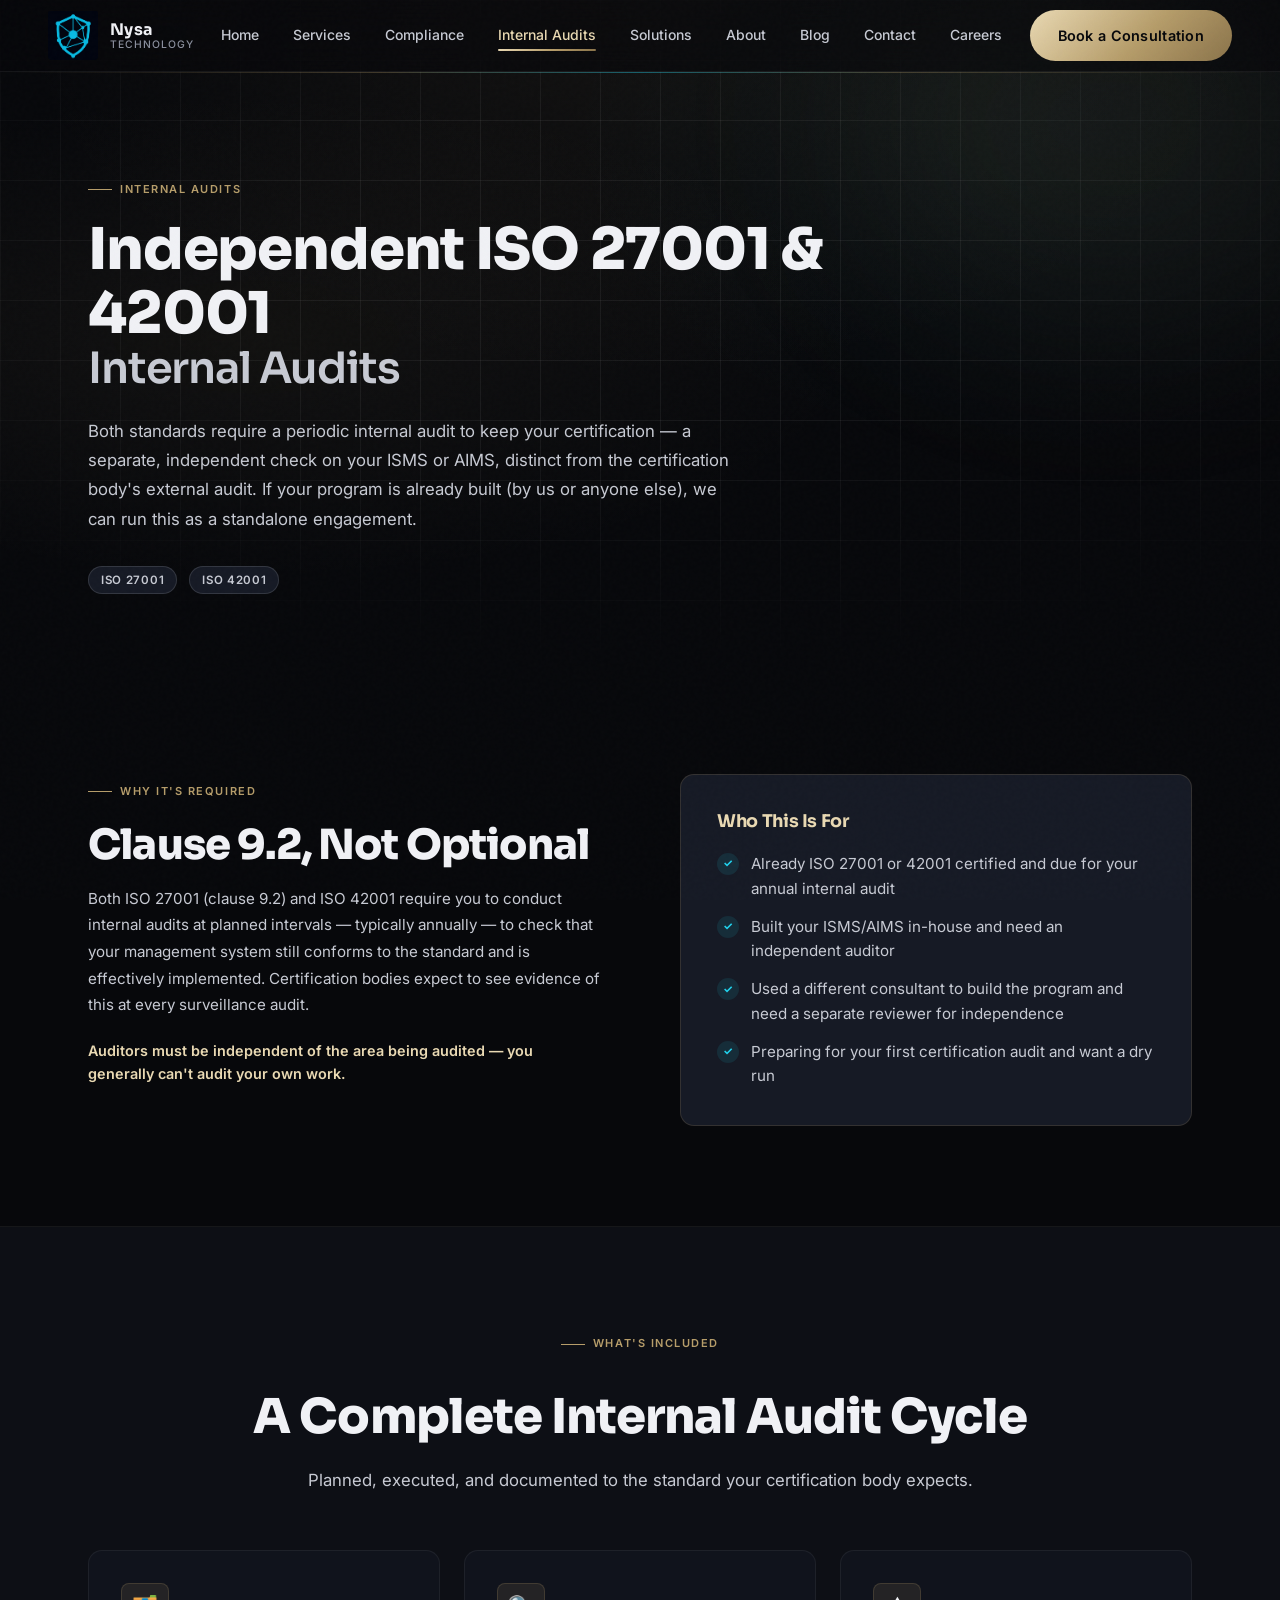
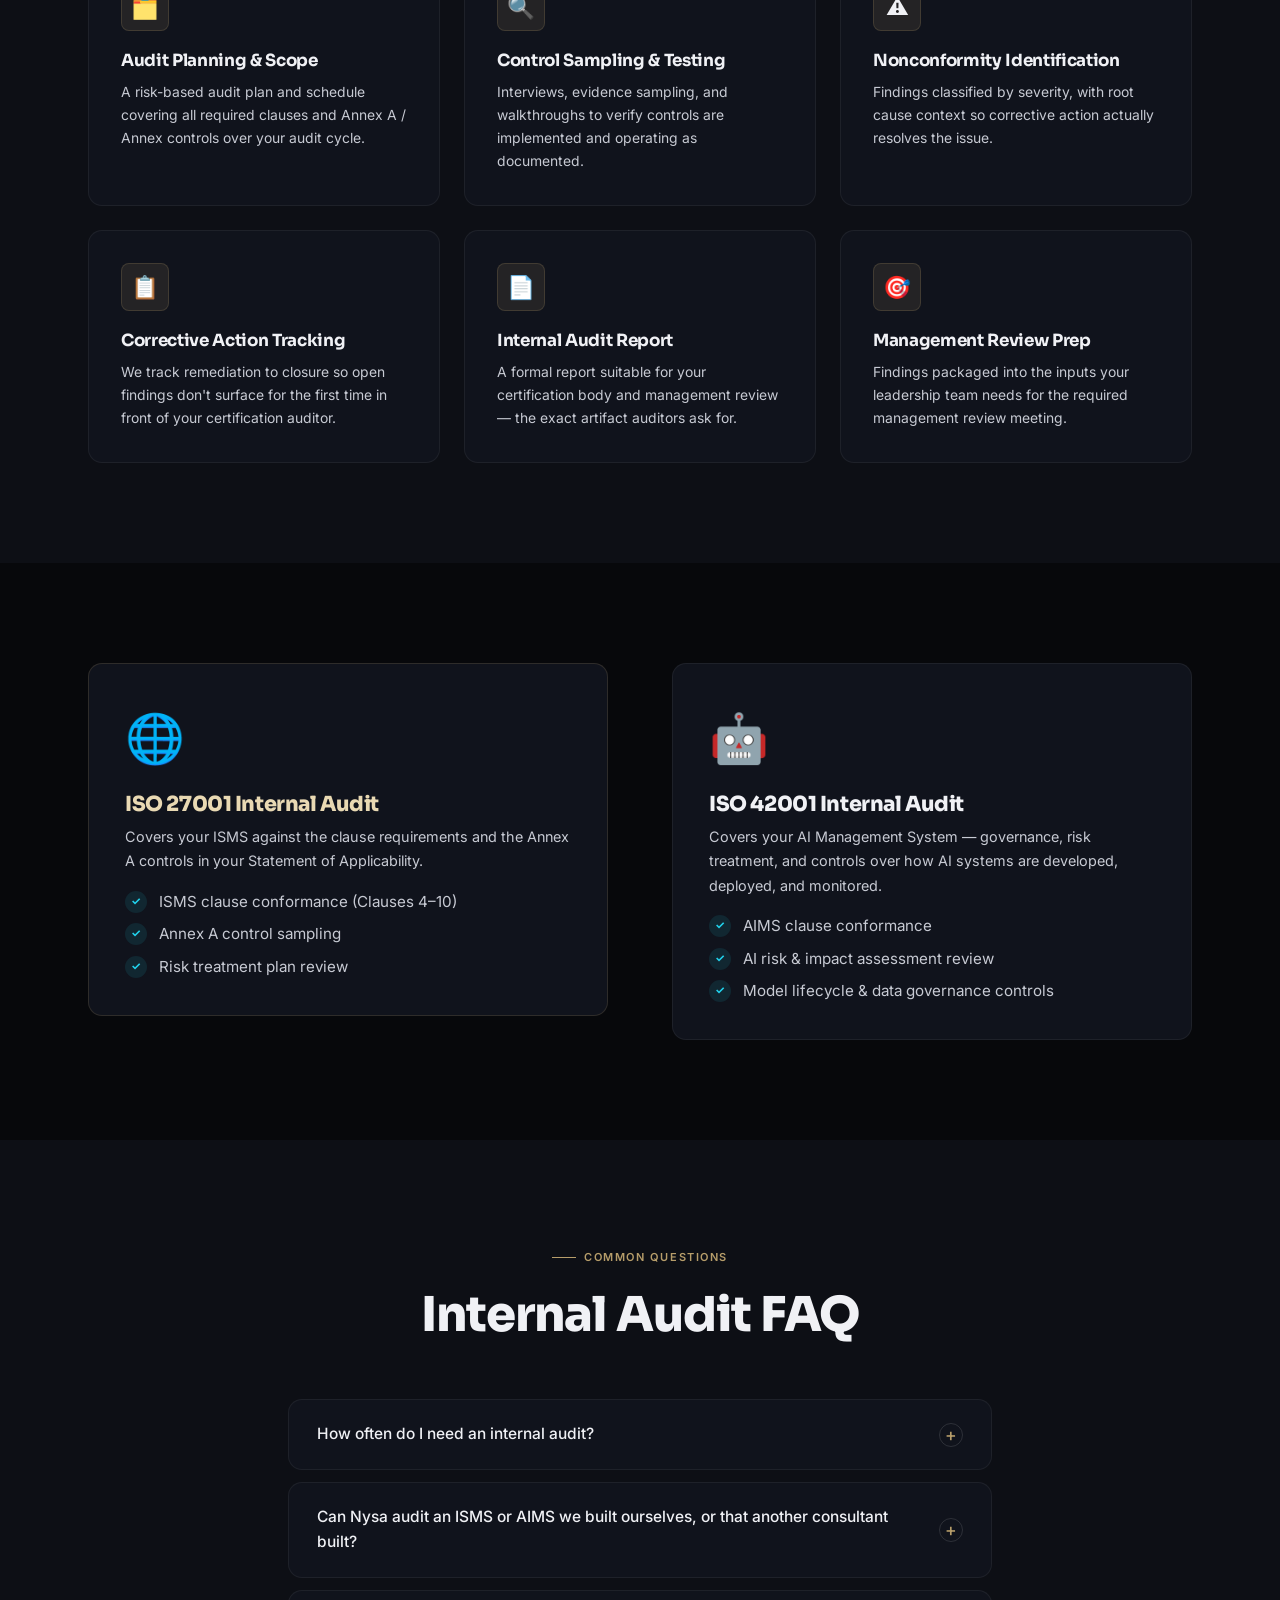
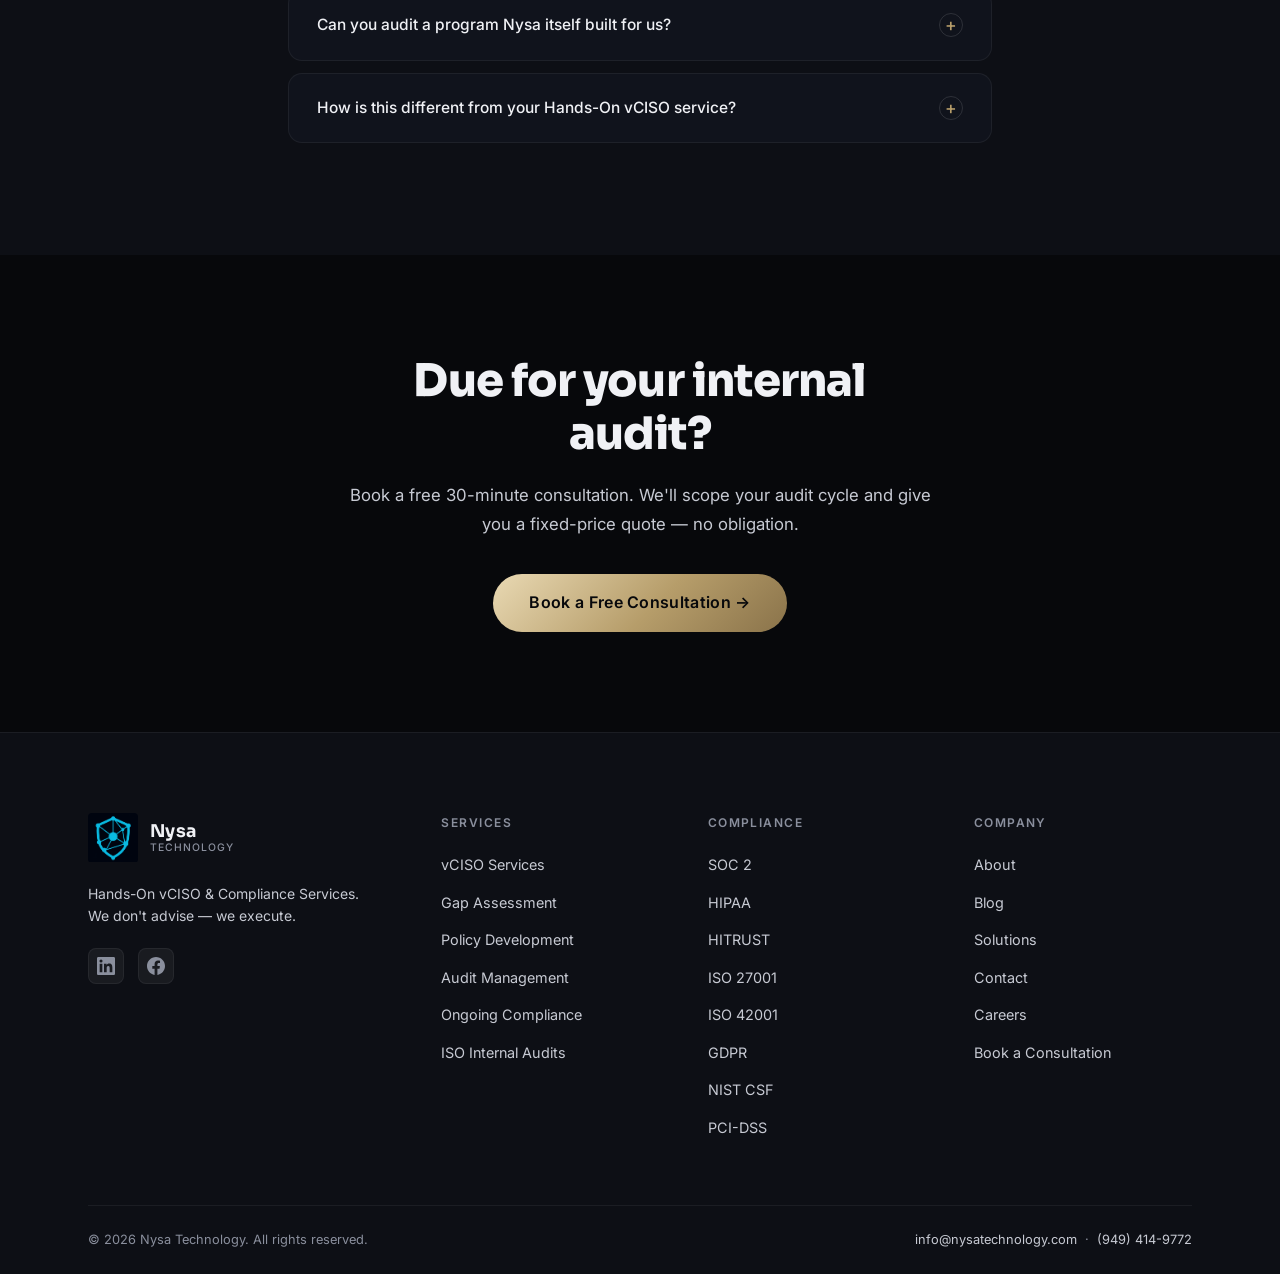
<file: internal-audits.html>
<!DOCTYPE html>
<html lang="en">
<head>
<!-- Google tag (gtag.js) -->
<script async src="https://www.googletagmanager.com/gtag/js?id=G-GBKCE5B61Q"></script>
<script>
  window.dataLayer = window.dataLayer || [];
  function gtag(){dataLayer.push(arguments);}
  gtag('js', new Date());
  gtag('config', 'G-GBKCE5B61Q');
</script>
  <meta charset="UTF-8" />
  <meta name="viewport" content="width=device-width, initial-scale=1.0" />
  <title>ISO 27001 &amp; 42001 Internal Audits | Nysa Technology</title>
  <meta name="description" content="Independent internal audits for ISO 27001 and ISO 42001. Nysa Technology provides the periodic internal audit your certification requires — even if we didn't build your ISMS or AIMS." />
  <link rel="preconnect" href="https://fonts.googleapis.com">
  <link rel="preconnect" href="https://fonts.gstatic.com" crossorigin>
  <link href="https://fonts.googleapis.com/css2?family=Sora:wght@400;600;700;800&family=Inter:wght@400;500;600;700&display=swap" rel="stylesheet">
    <link rel="icon" href="favicon.ico" sizes="48x48" />
  <link rel="icon" type="image/png" sizes="48x48" href="favicon-48x48.png" />
  <link rel="icon" type="image/png" sizes="32x32" href="favicon-32x32.png" />
  <link rel="icon" type="image/png" sizes="16x16" href="favicon-16x16.png" />
  <link rel="apple-touch-icon" sizes="180x180" href="apple-touch-icon.png" />
    <link rel="canonical" href="https://nysatechnology.com/internal-audits" />
  <meta property="og:type" content="website" />
  <meta property="og:site_name" content="Nysa Technology" />
  <meta property="og:title" content="ISO 27001 &amp; 42001 Internal Audits | Nysa Technology" />
  <meta property="og:description" content="Independent internal audits for ISO 27001 and ISO 42001. Nysa Technology provides the periodic internal audit your certification requires — even if we didn't build your ISMS or AIMS." />
  <meta property="og:url" content="https://nysatechnology.com/internal-audits" />
  <meta property="og:image" content="https://nysatechnology.com/logo.png" />
  <meta name="twitter:card" content="summary" />
  <meta name="twitter:title" content="ISO 27001 &amp; 42001 Internal Audits | Nysa Technology" />
  <meta name="twitter:description" content="Independent internal audits for ISO 27001 and ISO 42001. Nysa Technology provides the periodic internal audit your certification requires — even if we didn't build your ISMS or AIMS." />
  <meta name="twitter:image" content="https://nysatechnology.com/logo.png" />
  <link rel="stylesheet" href="styles.css" />
  <style>
    #scroll-progress{position:fixed;top:0;left:0;height:2px;background:linear-gradient(90deg,#b69d6a,#22d3ee,#b69d6a);background-size:200% 100%;z-index:10001;width:0%;transition:width 0.1s linear;animation:gradientShift 3s linear infinite;}
    @keyframes gradientShift{0%{background-position:0% center}100%{background-position:200% center}}
    #cursor-glow{position:fixed;width:500px;height:500px;border-radius:50%;pointer-events:none;z-index:0;background:radial-gradient(circle,rgba(182,157,106,0.07) 0%,transparent 70%);transform:translate(-50%,-50%);mix-blend-mode:screen;}
    #loader{position:fixed;inset:0;background:#07080b;z-index:9999;display:flex;align-items:center;justify-content:center;flex-direction:column;gap:24px;transition:opacity 0.6s ease,visibility 0.6s ease;}
    #loader.hidden{opacity:0;visibility:hidden;}
    .loader-logo{font-family:'Sora',sans-serif;font-size:1.5rem;font-weight:800;background:linear-gradient(135deg,#e9d9b3,#b69d6a);-webkit-background-clip:text;-webkit-text-fill-color:transparent;background-clip:text;}
    .loader-bar-wrap{width:200px;height:2px;background:rgba(255,255,255,0.06);border-radius:2px;overflow:hidden;}
    .loader-bar{height:100%;background:linear-gradient(90deg,#b69d6a,#e9d9b3);border-radius:2px;width:0%;transition:width 0.8s cubic-bezier(0.4,0,0.2,1);}
    body::before{content:'';position:fixed;inset:0;z-index:9998;pointer-events:none;opacity:0.018;background-image:url("data:image/svg+xml,%3Csvg viewBox='0 0 256 256' xmlns='http://www.w3.org/2000/svg'%3E%3Cfilter id='noise'%3E%3CfeTurbulence type='fractalNoise' baseFrequency='0.9' numOctaves='4' stitchTiles='stitch'/%3E%3C/filter%3E%3Crect width='100%25' height='100%25' filter='url(%23noise)'/%3E%3C/svg%3E");}
    .hero-line{display:block;transform:translateY(110%);opacity:0;animation:lineUp 0.9s cubic-bezier(0.16,1,0.3,1) forwards;}
    .hero-line:nth-child(1){animation-delay:0.3s}.hero-line:nth-child(2){animation-delay:0.45s}.hero-line:nth-child(3){animation-delay:0.6s}
    @keyframes lineUp{to{transform:translateY(0);opacity:1}}
    .hero-mesh{position:absolute;inset:0;z-index:0;background:radial-gradient(ellipse 80% 60% at 20% 50%,rgba(182,157,106,0.06) 0%,transparent 60%),radial-gradient(ellipse 60% 80% at 80% 20%,rgba(34,211,238,0.04) 0%,transparent 60%);animation:meshShift 12s ease-in-out infinite alternate;}
    @keyframes meshShift{0%{opacity:1;transform:scale(1)}100%{opacity:0.8;transform:scale(1.05)}}
    .hero-scanline{position:absolute;left:0;right:0;height:1px;background:linear-gradient(90deg,transparent,rgba(182,157,106,0.3) 30%,rgba(34,211,238,0.4) 50%,rgba(182,157,106,0.3) 70%,transparent);z-index:1;animation:scanDown 6s linear infinite;}
    @keyframes scanDown{0%{top:0%;opacity:0}5%{opacity:1}95%{opacity:1}100%{top:100%;opacity:0}}
    .gradient-text{background:linear-gradient(135deg,#f5e8c8,#e9d9b3 40%,#b69d6a 75%,#8a734a);-webkit-background-clip:text;-webkit-text-fill-color:transparent;background-clip:text;font-style:italic;}
    .btn-glow{background:linear-gradient(135deg,#e9d9b3,#b69d6a 55%,#8a734a);color:#07080b;font-size:1rem;padding:18px 44px;border-radius:50px;font-weight:700;display:inline-flex;align-items:center;gap:10px;transition:transform 0.3s,box-shadow 0.3s;}
    .btn-glow:hover{transform:translateY(-3px);box-shadow:0 20px 50px rgba(182,157,106,0.4);}
  </style>
</head>
<body>

<div id="scroll-progress"></div>
<div id="cursor-glow"></div>
<div id="loader"><div class="loader-logo">Nysa Technology</div><div class="loader-bar-wrap"><div class="loader-bar" id="loaderBar"></div></div></div>

<!-- NAV -->
<nav class="nav" id="nav">
  <div class="nav-inner">
    <a href="index.html" class="nav-logo">
      <img src="logo.png" width="50" height="50" alt="Nysa Technology" style="object-fit:contain;border-radius:4px;">
      <div class="nav-logo-text">
        <span class="nav-logo-name">Nysa</span>
        <span class="nav-logo-sub">Technology</span>
      </div>
    </a>
    <div class="nav-links">
      <a href="index.html" class="nav-link">Home</a>
      <a href="services.html" class="nav-link">Services</a>
      <a href="compliance.html" class="nav-link">Compliance</a>
      <a href="internal-audits.html" class="nav-link">Internal Audits</a>
      <a href="partners.html" class="nav-link">Solutions</a>
      <a href="about.html" class="nav-link">About</a>
      <a href="blog.html" class="nav-link">Blog</a>
      <a href="contact.html" class="nav-link">Contact</a>
      <a href="careers.html" class="nav-link">Careers</a>
    </div>
    <div class="nav-cta">
      <a href="https://calendly.com/pedrambk" target="_blank" rel="noopener" class="btn btn-primary">Book a Consultation</a>
    </div>
    <div class="nav-hamburger" id="hamburger">
      <span></span><span></span><span></span>
    </div>
  </div>
</nav>

<div class="nav-mobile" id="mobileNav">
  <a href="index.html" class="nav-link">Home</a>
  <a href="services.html" class="nav-link">Services</a>
  <a href="compliance.html" class="nav-link">Compliance</a>
  <a href="internal-audits.html" class="nav-link">Internal Audits</a>
  <a href="partners.html" class="nav-link">Solutions</a>
  <a href="about.html" class="nav-link">About</a>
  <a href="blog.html" class="nav-link">Blog</a>
  <a href="contact.html" class="nav-link">Contact</a>
  <a href="careers.html" class="nav-link">Careers</a>
  <a href="https://calendly.com/pedrambk" target="_blank" rel="noopener" class="btn btn-primary">Book a Consultation</a>
</div>

<!-- ============================================================
     PAGE HERO
     ============================================================ -->
<div class="page-hero" style="position:relative;overflow:hidden;">
  <div class="hero-mesh"></div>
  <div class="hero-scanline"></div>
  <div class="page-hero-bg"></div>
  <div class="hero-bg-grid"></div>
  <div class="hero-glow" style="width:500px;height:400px;background:rgba(182,157,106,0.07);top:-80px;right:-80px;filter:blur(100px);position:absolute;z-index:0;"></div>
  <div class="container" style="position:relative;z-index:2;">
    <div class="page-hero-inner" style="max-width:760px;">
      <div class="label reveal">Internal Audits</div>
      <h1 style="font-size:clamp(2.2rem,4.5vw,3.6rem);font-weight:800;margin-bottom:24px;line-height:1.1;overflow:hidden;">
        <span class="hero-line">Independent ISO 27001 &amp; 42001</span>
        <span class="hero-line" style="color:var(--text-dim);font-weight:600;font-size:0.75em;">Internal Audits</span>
      </h1>
      <p class="reveal delay-2" style="font-size:1.05rem;color:var(--text-dim);line-height:1.75;max-width:660px;">
        Both standards require a periodic internal audit to keep your certification — a separate, independent check on your ISMS or AIMS, distinct from the certification body's external audit. If your program is already built (by us or anyone else), we can run this as a standalone engagement.
      </p>
      <div class="reveal delay-3" style="display:flex;gap:12px;flex-wrap:wrap;margin-top:32px;">
        <span class="tag">ISO 27001</span>
        <span class="tag">ISO 42001</span>
      </div>
    </div>
  </div>
</div>

<!-- ============================================================
     WHY THIS EXISTS
     ============================================================ -->
<section class="section">
  <div class="container">
    <div style="display:grid;grid-template-columns:1fr 1fr;gap:80px;align-items:start;">
      <div class="reveal-left">
        <div class="label">Why It's Required</div>
        <h2 style="font-size:clamp(1.8rem,3.5vw,2.6rem);font-weight:800;margin-bottom:16px;">Clause 9.2, Not Optional</h2>
        <p style="color:var(--text-dim);font-size:0.95rem;line-height:1.75;margin-bottom:20px;">Both ISO 27001 (clause 9.2) and ISO 42001 require you to conduct internal audits at planned intervals — typically annually — to check that your management system still conforms to the standard and is effectively implemented. Certification bodies expect to see evidence of this at every surveillance audit.</p>
        <p style="color:var(--accent-2);font-weight:600;font-size:0.9rem;margin-bottom:0;">Auditors must be independent of the area being audited — you generally can't audit your own work.</p>
      </div>
      <div class="reveal-right delay-2">
        <div style="background:var(--bg-card-2);border:1px solid rgba(182,157,106,0.18);border-radius:var(--radius);padding:36px;">
          <h3 style="font-size:1.1rem;font-weight:700;margin-bottom:20px;color:var(--accent-2);">Who This Is For</h3>
          <ul class="checklist">
            <li>Already ISO 27001 or 42001 certified and due for your annual internal audit</li>
            <li>Built your ISMS/AIMS in-house and need an independent auditor</li>
            <li>Used a different consultant to build the program and need a separate reviewer for independence</li>
            <li>Preparing for your first certification audit and want a dry run</li>
          </ul>
        </div>
      </div>
    </div>
  </div>
</section>

<div class="divider"></div>

<!-- ============================================================
     WHAT'S INCLUDED
     ============================================================ -->
<section class="section bg-elev">
  <div class="container">
    <div style="text-align:center;margin-bottom:16px;">
      <div class="label reveal" style="justify-content:center;">What's Included</div>
    </div>
    <h2 class="section-title reveal delay-1" style="text-align:center;">A Complete Internal Audit Cycle</h2>
    <p class="section-sub reveal delay-2" style="text-align:center;margin:0 auto 56px;">Planned, executed, and documented to the standard your certification body expects.</p>

    <div class="grid-3">
      <div class="card reveal delay-1">
        <div class="fw-icon">🗂️</div>
        <h3 style="font-size:1.05rem;font-weight:700;margin-bottom:10px;">Audit Planning &amp; Scope</h3>
        <p style="color:var(--text-dim);font-size:0.87rem;line-height:1.65;">A risk-based audit plan and schedule covering all required clauses and Annex A / Annex controls over your audit cycle.</p>
      </div>
      <div class="card reveal delay-2">
        <div class="fw-icon">🔍</div>
        <h3 style="font-size:1.05rem;font-weight:700;margin-bottom:10px;">Control Sampling &amp; Testing</h3>
        <p style="color:var(--text-dim);font-size:0.87rem;line-height:1.65;">Interviews, evidence sampling, and walkthroughs to verify controls are implemented and operating as documented.</p>
      </div>
      <div class="card reveal delay-3">
        <div class="fw-icon">⚠️</div>
        <h3 style="font-size:1.05rem;font-weight:700;margin-bottom:10px;">Nonconformity Identification</h3>
        <p style="color:var(--text-dim);font-size:0.87rem;line-height:1.65;">Findings classified by severity, with root cause context so corrective action actually resolves the issue.</p>
      </div>
      <div class="card reveal delay-1">
        <div class="fw-icon">📋</div>
        <h3 style="font-size:1.05rem;font-weight:700;margin-bottom:10px;">Corrective Action Tracking</h3>
        <p style="color:var(--text-dim);font-size:0.87rem;line-height:1.65;">We track remediation to closure so open findings don't surface for the first time in front of your certification auditor.</p>
      </div>
      <div class="card reveal delay-2">
        <div class="fw-icon">📄</div>
        <h3 style="font-size:1.05rem;font-weight:700;margin-bottom:10px;">Internal Audit Report</h3>
        <p style="color:var(--text-dim);font-size:0.87rem;line-height:1.65;">A formal report suitable for your certification body and management review — the exact artifact auditors ask for.</p>
      </div>
      <div class="card reveal delay-3">
        <div class="fw-icon">🎯</div>
        <h3 style="font-size:1.05rem;font-weight:700;margin-bottom:10px;">Management Review Prep</h3>
        <p style="color:var(--text-dim);font-size:0.87rem;line-height:1.65;">Findings packaged into the inputs your leadership team needs for the required management review meeting.</p>
      </div>
    </div>
  </div>
</section>

<!-- ============================================================
     FRAMEWORKS
     ============================================================ -->
<section class="section">
  <div class="container">
    <div style="display:grid;grid-template-columns:1fr 1fr;gap:64px;">
      <div class="reveal-left">
        <div style="background:var(--bg-card);border:1px solid rgba(182,157,106,0.18);border-radius:var(--radius);padding:36px;">
          <div style="font-size:3rem;margin-bottom:16px;">🌐</div>
          <h3 style="font-size:1.3rem;font-weight:800;color:var(--accent-2);margin-bottom:8px;">ISO 27001 Internal Audit</h3>
          <p style="color:var(--text-dim);font-size:0.9rem;line-height:1.7;margin-bottom:16px;">Covers your ISMS against the clause requirements and the Annex A controls in your Statement of Applicability.</p>
          <ul class="checklist" style="gap:8px;">
            <li>ISMS clause conformance (Clauses 4–10)</li>
            <li>Annex A control sampling</li>
            <li>Risk treatment plan review</li>
          </ul>
        </div>
      </div>
      <div class="reveal-right delay-1">
        <div style="background:var(--bg-card);border:1px solid var(--line);border-radius:var(--radius);padding:36px;">
          <div style="font-size:3rem;margin-bottom:16px;">🤖</div>
          <h3 style="font-size:1.3rem;font-weight:800;margin-bottom:8px;">ISO 42001 Internal Audit</h3>
          <p style="color:var(--text-dim);font-size:0.9rem;line-height:1.7;margin-bottom:16px;">Covers your AI Management System — governance, risk treatment, and controls over how AI systems are developed, deployed, and monitored.</p>
          <ul class="checklist" style="gap:8px;">
            <li>AIMS clause conformance</li>
            <li>AI risk &amp; impact assessment review</li>
            <li>Model lifecycle &amp; data governance controls</li>
          </ul>
        </div>
      </div>
    </div>
  </div>
</section>

<!-- ============================================================
     FAQ
     ============================================================ -->
<section class="section bg-elev">
  <div class="container" style="max-width:800px;">
    <div style="text-align:center;margin-bottom:56px;">
      <div class="label reveal">Common Questions</div>
      <h2 class="section-title reveal delay-1">Internal Audit FAQ</h2>
    </div>

    <div class="reveal delay-1">

      <div class="faq-item">
        <div class="faq-question">
          How often do I need an internal audit?
          <span class="faq-icon">+</span>
        </div>
        <div class="faq-answer">
          <div class="faq-answer-inner">At minimum once per certification cycle — most companies run it annually, timed a few months ahead of their surveillance or recertification audit so there's time to close any findings.</div>
        </div>
      </div>

      <div class="faq-item">
        <div class="faq-question">
          Can Nysa audit an ISMS or AIMS we built ourselves, or that another consultant built?
          <span class="faq-icon">+</span>
        </div>
        <div class="faq-answer">
          <div class="faq-answer-inner">Yes — that's the most common case. The internal audit standard requires independence from the process being audited, so we're often a better fit as auditor than the team (internal or external) that built the program.</div>
        </div>
      </div>

      <div class="faq-item">
        <div class="faq-question">
          Can you audit a program Nysa itself built for us?
          <span class="faq-icon">+</span>
        </div>
        <div class="faq-answer">
          <div class="faq-answer-inner">We'll flag it during scoping — independence rules mean the specific consultant who implemented your controls generally shouldn't also be the one auditing them. In that case we bring in a different auditor on our team, or can recommend a partner firm.</div>
        </div>
      </div>

      <div class="faq-item">
        <div class="faq-question">
          How is this different from your Hands-On vCISO service?
          <span class="faq-icon">+</span>
        </div>
        <div class="faq-answer">
          <div class="faq-answer-inner">Hands-On vCISO builds your entire program from scratch through first certification. Internal Audits is a lighter, standalone engagement for companies whose ISMS/AIMS already exists and just need the periodic independent audit to stay certified.</div>
        </div>
      </div>

    </div>
  </div>
</section>

<!-- ============================================================
     FINAL CTA
     ============================================================ -->
<section class="section" style="text-align:center;">
  <div class="container">
    <div style="max-width:600px;margin:0 auto;">
      <h2 class="section-title reveal" style="font-size:clamp(2rem,4vw,2.8rem);">Due for your internal audit?</h2>
      <p class="section-sub reveal delay-1" style="text-align:center;margin:0 auto 36px;">Book a free 30-minute consultation. We'll scope your audit cycle and give you a fixed-price quote — no obligation.</p>
      <div class="reveal delay-2">
        <a href="https://calendly.com/pedrambk" target="_blank" rel="noopener" class="btn btn-primary" style="font-size:1rem;padding:16px 36px;">Book a Free Consultation →</a>
      </div>
    </div>
  </div>
</section>

<!-- FOOTER -->
<footer class="footer">
  <div class="container">
    <div class="footer-top">
      <div class="footer-brand">
        <div class="footer-logo">
          <img src="logo.png" width="50" height="50" alt="Nysa Technology" style="object-fit:contain;border-radius:4px;">
          <div class="footer-logo-text nav-logo-text">
            <span class="nav-logo-name">Nysa</span>
            <span class="nav-logo-sub">Technology</span>
          </div>
        </div>
        <p class="footer-tagline">Hands-On vCISO &amp; Compliance Services. We don't advise — we execute.</p>
        <div class="footer-social">
          <a href="https://www.linkedin.com/company/nysatech" target="_blank" rel="noopener" aria-label="LinkedIn" class="social-icon">
            <svg width="18" height="18" viewBox="0 0 24 24" fill="currentColor"><path d="M20.447 20.452h-3.554v-5.569c0-1.328-.027-3.037-1.852-3.037-1.853 0-2.136 1.445-2.136 2.939v5.667H9.351V9h3.414v1.561h.046c.477-.9 1.637-1.85 3.37-1.85 3.601 0 4.267 2.37 4.267 5.455v6.286zM5.337 7.433a2.062 2.062 0 0 1-2.063-2.065 2.064 2.064 0 1 1 2.063 2.065zm1.782 13.019H3.555V9h3.564v11.452zM22.225 0H1.771C.792 0 0 .774 0 1.729v20.542C0 23.227.792 24 1.771 24h20.451C23.2 24 24 23.227 24 22.271V1.729C24 .774 23.2 0 22.222 0h.003z"/></svg>
          </a>
          <a href="#" aria-label="Facebook" class="social-icon">
            <svg width="18" height="18" viewBox="0 0 24 24" fill="currentColor"><path d="M24 12.073c0-6.627-5.373-12-12-12s-12 5.373-12 12c0 5.99 4.388 10.954 10.125 11.854v-8.385H7.078v-3.47h3.047V9.43c0-3.007 1.792-4.669 4.533-4.669 1.312 0 2.686.235 2.686.235v2.953H15.83c-1.491 0-1.956.925-1.956 1.874v2.25h3.328l-.532 3.47h-2.796v8.385C19.612 23.027 24 18.062 24 12.073z"/></svg>
          </a>
        </div>
      </div>
      <div class="footer-col">
        <div class="footer-col-title">Services</div>
        <ul>
          <li><a href="services.html">vCISO Services</a></li>
          <li><a href="services.html">Gap Assessment</a></li>
          <li><a href="services.html">Policy Development</a></li>
          <li><a href="services.html">Audit Management</a></li>
          <li><a href="services.html">Ongoing Compliance</a></li>
          <li><a href="internal-audits.html">ISO Internal Audits</a></li>
        </ul>
      </div>
      <div class="footer-col">
        <div class="footer-col-title">Compliance</div>
        <ul>
          <li><a href="compliance.html">SOC 2</a></li>
          <li><a href="compliance.html">HIPAA</a></li>
          <li><a href="compliance.html">HITRUST</a></li>
          <li><a href="compliance.html">ISO 27001</a></li>
          <li><a href="compliance.html">ISO 42001</a></li>
          <li><a href="compliance.html">GDPR</a></li>
          <li><a href="compliance.html">NIST CSF</a></li>
          <li><a href="compliance.html">PCI-DSS</a></li>
        </ul>
      </div>
      <div class="footer-col">
        <div class="footer-col-title">Company</div>
        <ul>
          <li><a href="about.html">About</a></li>
          <li><a href="blog.html">Blog</a></li>
          <li><a href="partners.html">Solutions</a></li>
          <li><a href="contact.html">Contact</a></li>
          <li><a href="careers.html">Careers</a></li>
          <li><a href="https://calendly.com/pedrambk" target="_blank" rel="noopener">Book a Consultation</a></li>
        </ul>
      </div>
    </div>
    <div class="footer-bottom">
      <p class="footer-copy">© 2026 Nysa Technology. All rights reserved.</p>
      <p class="footer-contact">
        <a href="mailto:info@nysatechnology.com">info@nysatechnology.com</a>
        &nbsp;·&nbsp;
        <a href="tel:9494149772">(949) 414-9772</a>
      </p>
    </div>
  </div>
</footer>

<script src="main.js"></script>
<script>
(function(){const l=document.getElementById('loader'),b=document.getElementById('loaderBar');let p=0;const iv=setInterval(()=>{p+=Math.random()*25;if(p>90)p=90;b.style.width=p+'%';},120);window.addEventListener('load',()=>{clearInterval(iv);b.style.width='100%';setTimeout(()=>l.classList.add('hidden'),400);});setTimeout(()=>l.classList.add('hidden'),3000);})();
(function(){const el=document.getElementById('cursor-glow');if(!el||window.matchMedia('(hover: none)').matches){el&&(el.style.display='none');return;}let mx=-999,my=-999;document.addEventListener('mousemove',e=>{mx=e.clientX;my=e.clientY;});function loop(){el.style.left=mx+'px';el.style.top=my+'px';requestAnimationFrame(loop);}loop();})();
(function(){const bar=document.getElementById('scroll-progress');window.addEventListener('scroll',()=>{const pct=window.scrollY/(document.documentElement.scrollHeight-window.innerHeight)*100;bar.style.width=Math.min(pct,100)+'%';},{passive:true});})();
</script>
</body>
</html>
</file>
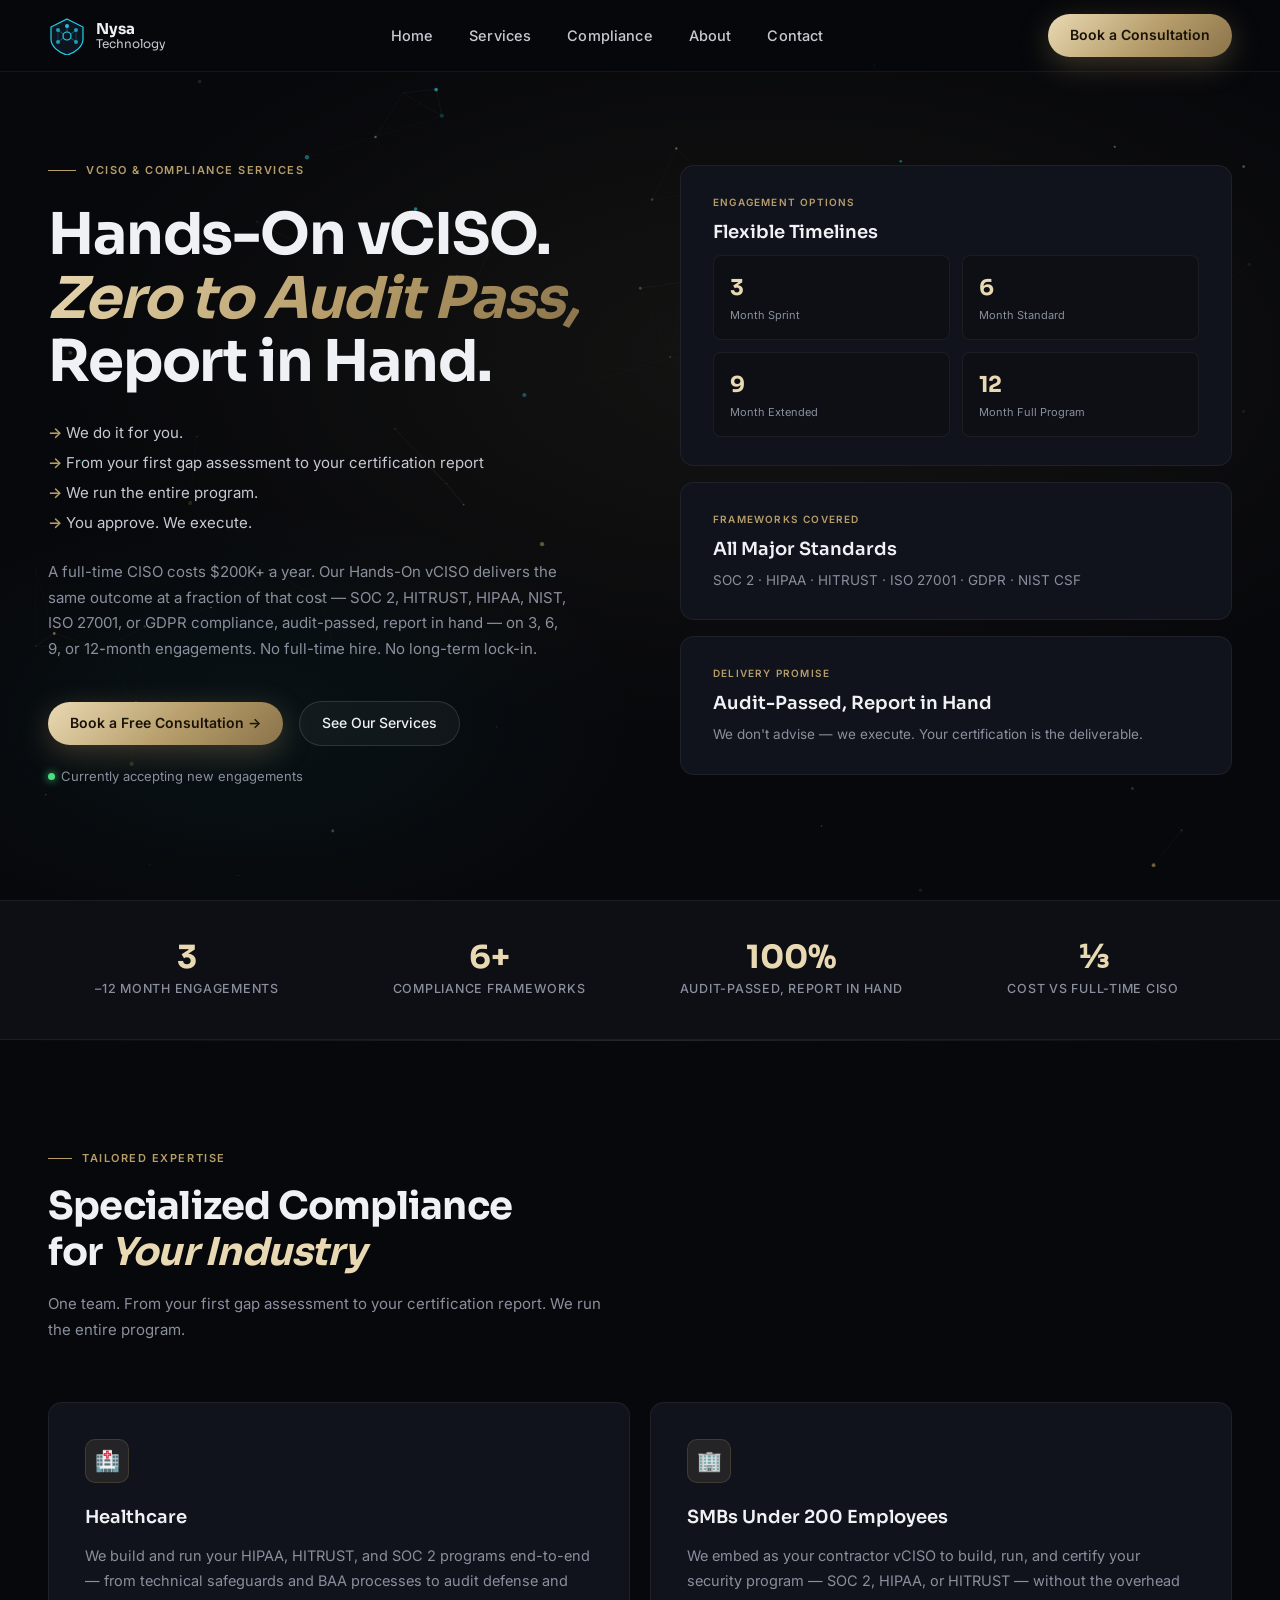
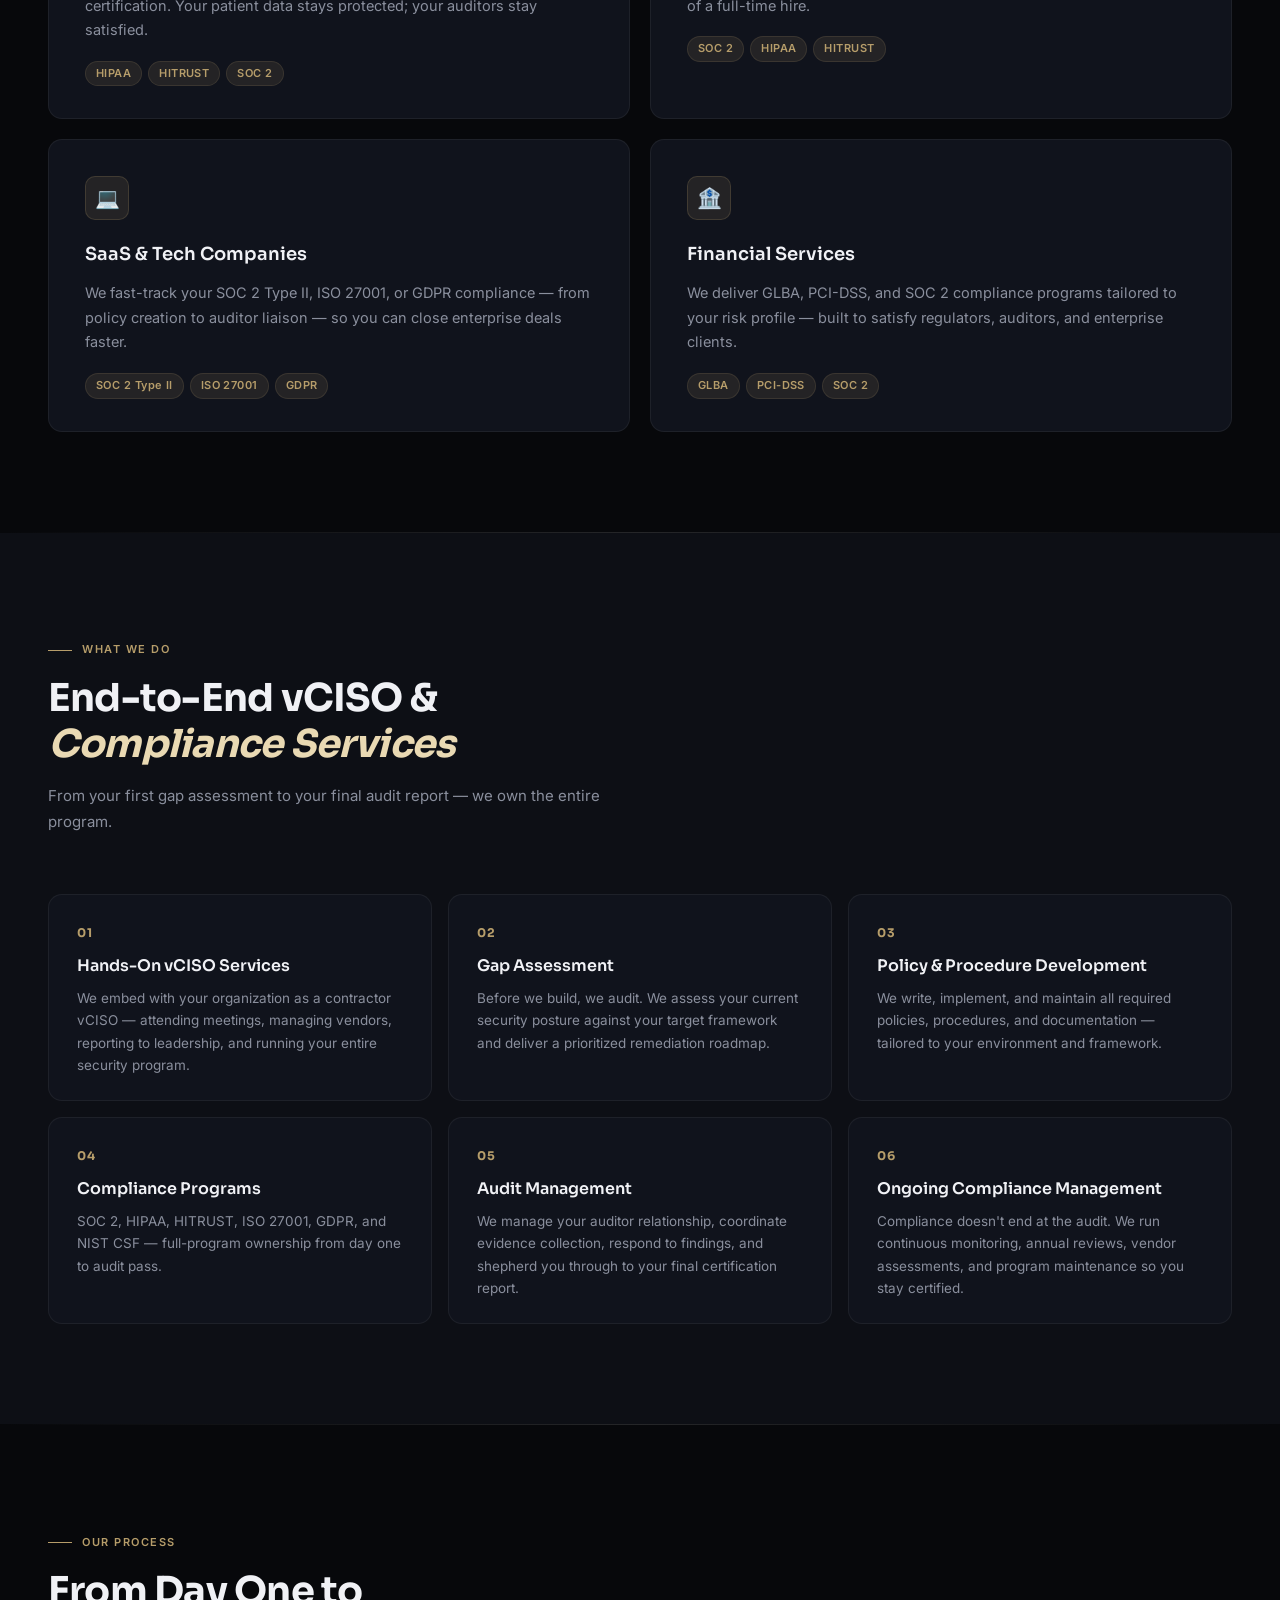
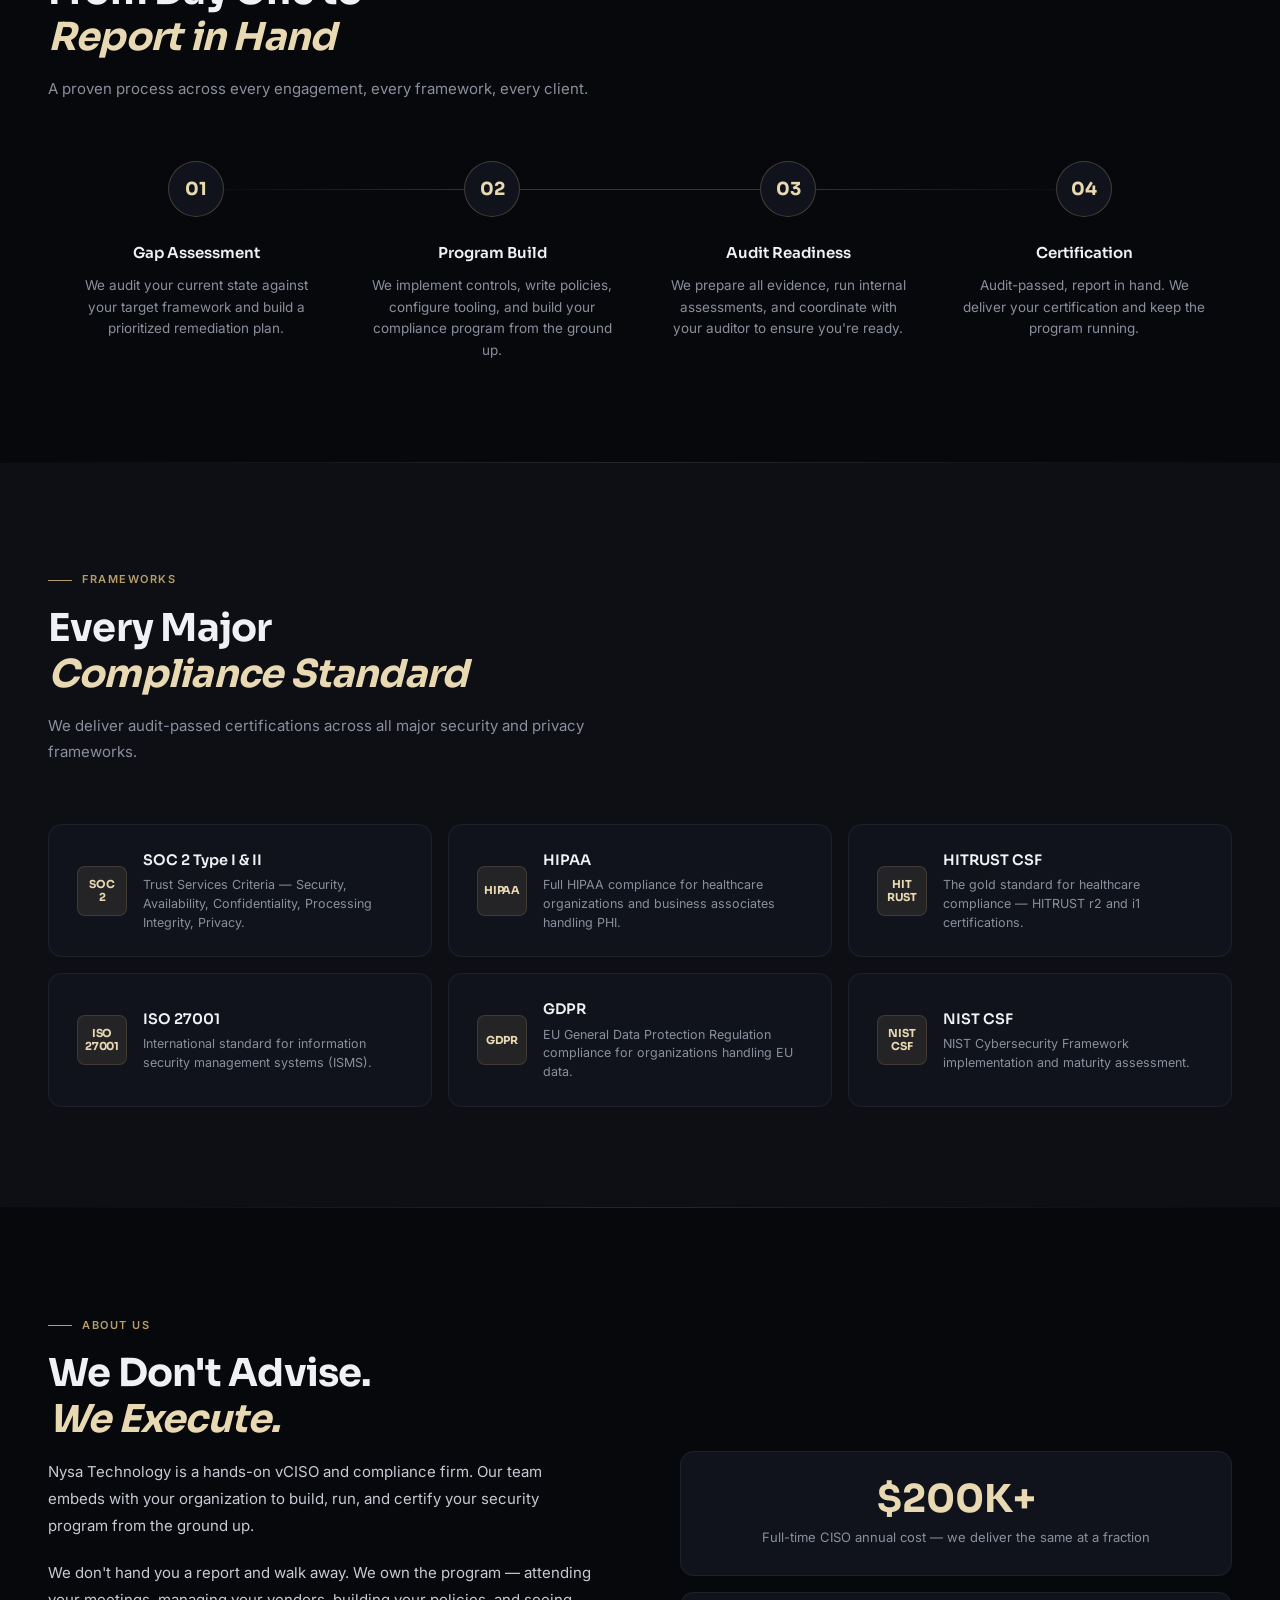
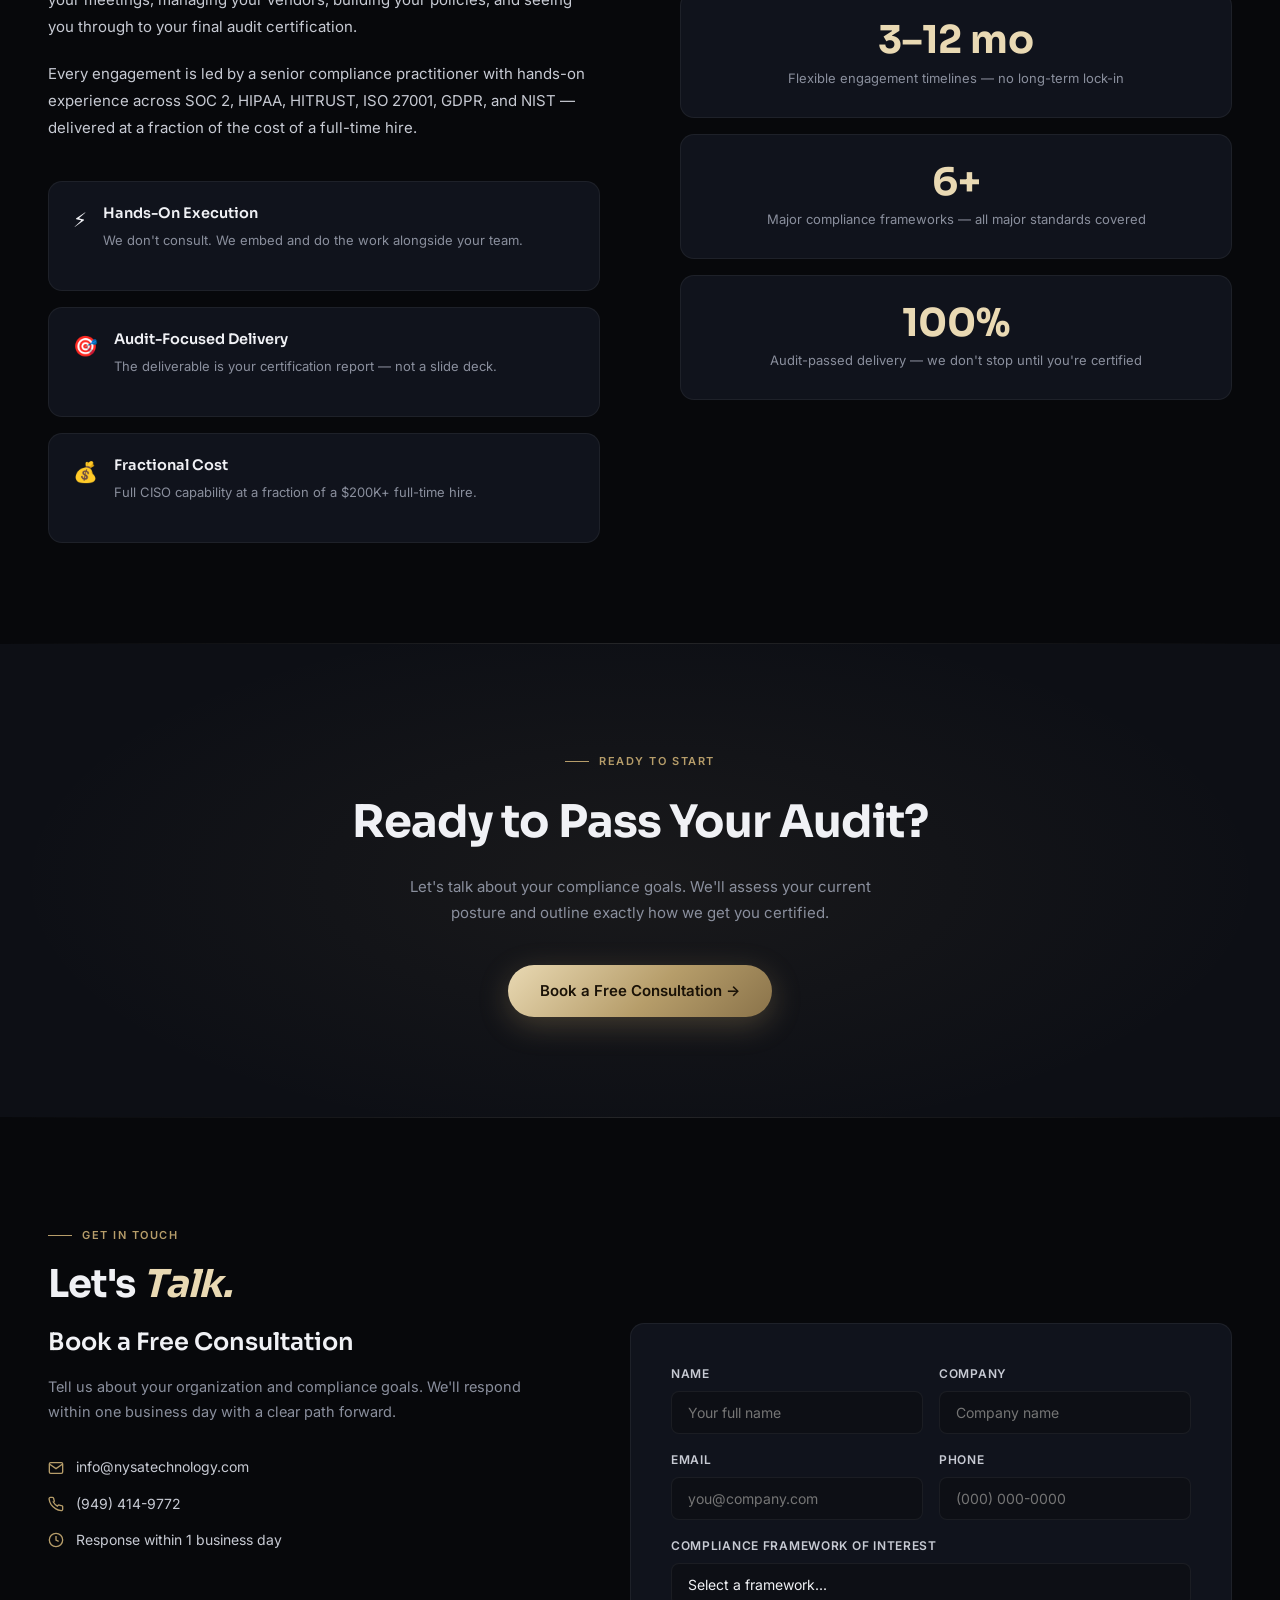
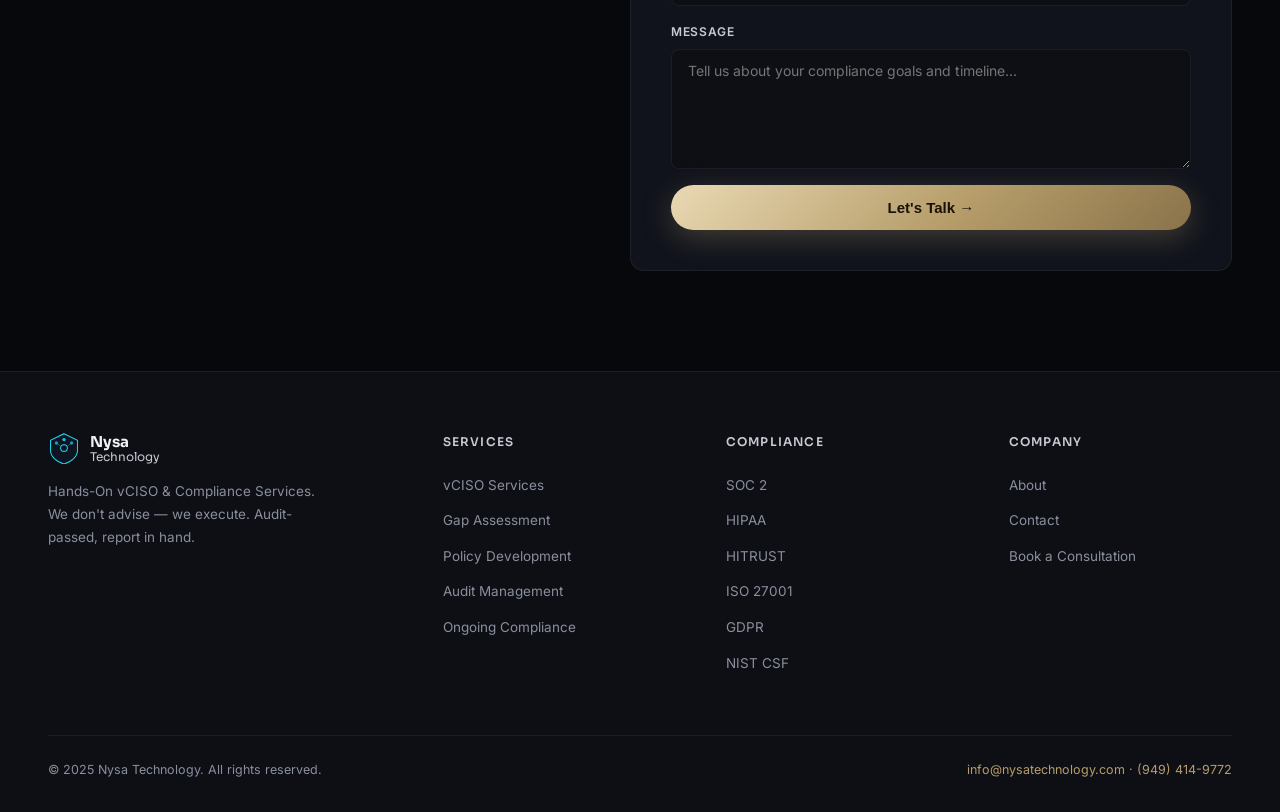
<file: nysatechnology.html>
<!DOCTYPE html>
<html lang="en">
<head>
<meta charset="UTF-8">
<meta name="viewport" content="width=device-width, initial-scale=1.0">
<title>Hands-On vCISO for SOC 2, HIPAA, HITRUST | Nysa Technology</title>
<link rel="preconnect" href="https://fonts.googleapis.com">
<link rel="preconnect" href="https://fonts.gstatic.com" crossorigin>
<link href="https://fonts.googleapis.com/css2?family=Sora:wght@300;400;500;600;700;800&family=Inter:wght@300;400;500;600&display=swap" rel="stylesheet">
<style>
:root {
  --bg: #07080b;
  --bg-elev: #0d0f15;
  --bg-card: #10131c;
  --bg-card-2: #161a25;
  --line: rgba(255,255,255,0.06);
  --line-strong: rgba(255,255,255,0.12);
  --text: #f0f1f5;
  --text-dim: #c7cad3;
  --muted: #8a8f9d;
  --accent: #b69d6a;
  --accent-2: #e9d9b3;
  --accent-soft: rgba(182,157,106,0.12);
  --accent-grad: linear-gradient(135deg, #e9d9b3 0%, #b69d6a 55%, #8a734a 100%);
  --cyan: #22d3ee;
  --radius: 14px;
  --radius-sm: 8px;
  --ease: cubic-bezier(0.2,0.7,0.2,1);
  --maxw: 1200px;
}

*, *::before, *::after { box-sizing: border-box; margin: 0; padding: 0; }

html { scroll-behavior: smooth; }

body {
  background: var(--bg);
  color: var(--text);
  font-family: 'Inter', system-ui, sans-serif;
  font-size: 16px;
  line-height: 1.6;
  overflow-x: hidden;
}

/* ── NAV ── */
nav {
  position: fixed;
  top: 0; left: 0; right: 0;
  z-index: 100;
  display: flex;
  align-items: center;
  justify-content: space-between;
  padding: 0 48px;
  height: 72px;
  background: rgba(7,8,11,0.82);
  backdrop-filter: blur(20px);
  border-bottom: 1px solid var(--line);
  transition: background .3s var(--ease);
}

.nav-logo {
  display: flex;
  align-items: center;
  gap: 10px;
  text-decoration: none;
  flex-shrink: 0;
}

.nav-logo svg { width: 38px; height: 38px; }

.nav-logo-text {
  display: flex;
  flex-direction: column;
  line-height: 1.15;
}
.nav-logo-text .l1 { font-family: 'Sora', sans-serif; font-weight: 700; font-size: 15px; color: var(--text); }
.nav-logo-text .l2 { font-family: 'Sora', sans-serif; font-weight: 400; font-size: 12px; color: var(--text-dim); }

.nav-links {
  display: flex;
  align-items: center;
  gap: 36px;
  list-style: none;
}

.nav-links a {
  color: var(--text-dim);
  text-decoration: none;
  font-size: 14.5px;
  font-weight: 500;
  letter-spacing: 0.01em;
  transition: color .25s;
  position: relative;
}
.nav-links a::after {
  content: '';
  position: absolute;
  left: 0; right: 100%; bottom: -4px;
  height: 1px;
  background: var(--accent);
  transition: right .3s var(--ease);
}
.nav-links a:hover { color: var(--text); }
.nav-links a:hover::after { right: 0; }

.btn-primary {
  display: inline-flex;
  align-items: center;
  gap: 6px;
  padding: 10px 22px;
  border-radius: 999px;
  background: var(--accent-grad);
  color: #1a1207;
  font-weight: 600;
  font-size: 14px;
  text-decoration: none;
  border: none;
  cursor: pointer;
  transition: transform .3s var(--ease), box-shadow .3s var(--ease);
  box-shadow: 0 8px 30px rgba(182,157,106,0.3);
}
.btn-primary:hover {
  transform: translateY(-2px);
  box-shadow: 0 14px 40px rgba(182,157,106,0.45);
}

.btn-ghost {
  display: inline-flex;
  align-items: center;
  gap: 6px;
  padding: 10px 22px;
  border-radius: 999px;
  background: rgba(255,255,255,0.04);
  color: var(--text);
  font-weight: 500;
  font-size: 14px;
  text-decoration: none;
  border: 1px solid var(--line-strong);
  cursor: pointer;
  transition: border-color .3s, background .3s;
}
.btn-ghost:hover {
  border-color: var(--accent);
  background: var(--accent-soft);
  color: var(--accent-2);
}

/* ── HERO ── */
.hero {
  position: relative;
  min-height: 100vh;
  display: flex;
  align-items: center;
  overflow: hidden;
  padding: 120px 48px 80px;
}

#hero-canvas {
  position: absolute;
  inset: 0;
  width: 100%;
  height: 100%;
  pointer-events: none;
}

.hero-gradient {
  position: absolute;
  inset: 0;
  background: radial-gradient(ellipse 80% 60% at 60% 40%, rgba(182,157,106,0.08) 0%, transparent 70%),
              radial-gradient(ellipse 50% 40% at 20% 80%, rgba(34,211,238,0.05) 0%, transparent 60%);
  pointer-events: none;
}

.hero-inner {
  position: relative;
  z-index: 2;
  max-width: var(--maxw);
  margin: 0 auto;
  width: 100%;
  display: grid;
  grid-template-columns: 1fr 1fr;
  gap: 80px;
  align-items: center;
}

.hero-label {
  display: inline-flex;
  align-items: center;
  gap: 10px;
  font-size: 11px;
  font-weight: 600;
  letter-spacing: 0.14em;
  color: var(--accent);
  text-transform: uppercase;
  margin-bottom: 24px;
}
.hero-label::before {
  content: '';
  width: 28px;
  height: 1px;
  background: var(--accent);
}

.hero h1 {
  font-family: 'Sora', sans-serif;
  font-size: clamp(2.4rem, 4.5vw, 3.8rem);
  font-weight: 700;
  line-height: 1.1;
  letter-spacing: -0.02em;
  color: var(--text);
  margin-bottom: 28px;
}

.hero h1 em {
  font-style: italic;
  background: var(--accent-grad);
  -webkit-background-clip: text;
  -webkit-text-fill-color: transparent;
  background-clip: text;
}

.hero-sublines {
  display: flex;
  flex-direction: column;
  gap: 6px;
  margin-bottom: 24px;
}
.hero-sublines span {
  font-size: 15px;
  color: var(--text-dim);
  font-weight: 400;
}
.hero-sublines span::before {
  content: '→ ';
  color: var(--accent);
  font-weight: 600;
}

.hero-body {
  font-size: 15px;
  color: var(--muted);
  line-height: 1.7;
  max-width: 520px;
  margin-bottom: 40px;
}

.hero-ctas {
  display: flex;
  align-items: center;
  gap: 16px;
  flex-wrap: wrap;
}

.hero-badge {
  display: inline-flex;
  align-items: center;
  gap: 6px;
  font-size: 13px;
  color: var(--muted);
  margin-top: 20px;
}
.hero-badge .dot {
  width: 7px; height: 7px;
  border-radius: 50%;
  background: #4ade80;
  box-shadow: 0 0 8px #4ade80;
  animation: pulse 2s infinite;
}
@keyframes pulse {
  0%, 100% { opacity: 1; transform: scale(1); }
  50% { opacity: .6; transform: scale(1.3); }
}

/* Hero right panel */
.hero-visual {
  display: flex;
  flex-direction: column;
  gap: 16px;
}

.hero-card {
  background: var(--bg-card);
  border: 1px solid var(--line);
  border-radius: var(--radius);
  padding: 28px 32px;
  position: relative;
  overflow: hidden;
  transition: border-color .3s, transform .3s var(--ease);
}
.hero-card:hover {
  border-color: rgba(182,157,106,0.3);
  transform: translateY(-3px);
}
.hero-card::before {
  content: '';
  position: absolute;
  top: 0; left: 0; right: 0;
  height: 1px;
  background: var(--accent-grad);
  opacity: 0;
  transition: opacity .3s;
}
.hero-card:hover::before { opacity: 1; }

.hero-card-label {
  font-size: 10px;
  font-weight: 600;
  letter-spacing: 0.12em;
  color: var(--accent);
  text-transform: uppercase;
  margin-bottom: 8px;
}
.hero-card-title {
  font-family: 'Sora', sans-serif;
  font-size: 18px;
  font-weight: 600;
  color: var(--text);
  margin-bottom: 6px;
}
.hero-card-sub {
  font-size: 13.5px;
  color: var(--muted);
}

.hero-card-grid {
  display: grid;
  grid-template-columns: 1fr 1fr;
  gap: 12px;
  margin-top: 8px;
}
.hero-stat {
  background: var(--bg-elev);
  border-radius: var(--radius-sm);
  padding: 14px 16px;
  border: 1px solid var(--line);
}
.hero-stat-num {
  font-family: 'Sora', sans-serif;
  font-size: 22px;
  font-weight: 700;
  color: var(--accent-2);
}
.hero-stat-label {
  font-size: 11px;
  color: var(--muted);
  margin-top: 2px;
}

/* ── STATS BAR ── */
.stats-bar {
  border-top: 1px solid var(--line);
  border-bottom: 1px solid var(--line);
  padding: 40px 48px;
  background: var(--bg-elev);
}

.stats-inner {
  max-width: var(--maxw);
  margin: 0 auto;
  display: grid;
  grid-template-columns: repeat(4, 1fr);
  gap: 24px;
}

.stat-item { text-align: center; }

.stat-num {
  font-family: 'Sora', sans-serif;
  font-size: 2rem;
  font-weight: 700;
  color: var(--accent-2);
  line-height: 1;
  margin-bottom: 6px;
}

.stat-label {
  font-size: 12.5px;
  color: var(--muted);
  font-weight: 500;
  text-transform: uppercase;
  letter-spacing: 0.06em;
}

/* ── SECTIONS ── */
section {
  padding: 100px 48px;
}

.section-inner {
  max-width: var(--maxw);
  margin: 0 auto;
}

.section-label {
  display: inline-flex;
  align-items: center;
  gap: 10px;
  font-size: 11px;
  font-weight: 600;
  letter-spacing: 0.14em;
  color: var(--accent);
  text-transform: uppercase;
  margin-bottom: 16px;
}
.section-label::before {
  content: '';
  width: 24px; height: 1px;
  background: var(--accent);
}

.section-title {
  font-family: 'Sora', sans-serif;
  font-size: clamp(1.8rem, 3vw, 2.6rem);
  font-weight: 700;
  color: var(--text);
  letter-spacing: -0.02em;
  line-height: 1.2;
  margin-bottom: 16px;
}
.section-title em {
  font-style: italic;
  color: var(--accent-2);
}

.section-sub {
  font-size: 15px;
  color: var(--muted);
  max-width: 560px;
  line-height: 1.7;
  margin-bottom: 60px;
}

/* ── INDUSTRY CARDS ── */
.industry-grid {
  display: grid;
  grid-template-columns: repeat(2, 1fr);
  gap: 20px;
}

.industry-card {
  background: var(--bg-card);
  border: 1px solid var(--line);
  border-radius: var(--radius);
  padding: 36px 36px 32px;
  position: relative;
  overflow: hidden;
  transition: border-color .3s, transform .3s var(--ease), box-shadow .3s;
  cursor: default;
}
.industry-card::after {
  content: '';
  position: absolute;
  top: 0; left: 0; right: 0;
  height: 2px;
  background: var(--accent-grad);
  transform: scaleX(0);
  transform-origin: left;
  transition: transform .4s var(--ease);
}
.industry-card:hover::after { transform: scaleX(1); }
.industry-card:hover {
  border-color: rgba(182,157,106,0.25);
  transform: translateY(-4px);
  box-shadow: 0 20px 60px rgba(0,0,0,0.4);
}

.industry-icon {
  width: 44px; height: 44px;
  border-radius: 10px;
  background: var(--accent-soft);
  border: 1px solid rgba(182,157,106,0.2);
  display: flex;
  align-items: center;
  justify-content: center;
  font-size: 20px;
  margin-bottom: 20px;
}

.industry-card h3 {
  font-family: 'Sora', sans-serif;
  font-size: 18px;
  font-weight: 600;
  color: var(--text);
  margin-bottom: 12px;
}

.industry-card p {
  font-size: 14.5px;
  color: var(--muted);
  line-height: 1.7;
}

.industry-card .tags {
  display: flex;
  flex-wrap: wrap;
  gap: 6px;
  margin-top: 18px;
}
.tag {
  font-size: 11px;
  font-weight: 600;
  color: var(--accent);
  background: var(--accent-soft);
  border: 1px solid rgba(182,157,106,0.15);
  border-radius: 999px;
  padding: 3px 10px;
  letter-spacing: 0.04em;
}

/* ── SERVICES ── */
.services-section { background: var(--bg-elev); }

.services-grid {
  display: grid;
  grid-template-columns: repeat(3, 1fr);
  gap: 16px;
}

.service-card {
  background: var(--bg-card);
  border: 1px solid var(--line);
  border-radius: var(--radius);
  padding: 28px 28px 24px;
  transition: border-color .3s, transform .3s var(--ease);
}
.service-card:hover {
  border-color: rgba(182,157,106,0.3);
  transform: translateY(-3px);
}

.service-num {
  font-family: 'Sora', sans-serif;
  font-size: 12px;
  font-weight: 700;
  color: var(--accent);
  letter-spacing: 0.1em;
  margin-bottom: 14px;
}
.service-card h3 {
  font-family: 'Sora', sans-serif;
  font-size: 16px;
  font-weight: 600;
  color: var(--text);
  margin-bottom: 10px;
  line-height: 1.3;
}
.service-card p {
  font-size: 13.5px;
  color: var(--muted);
  line-height: 1.65;
}

/* ── HOW IT WORKS ── */
.process-grid {
  display: grid;
  grid-template-columns: repeat(4, 1fr);
  gap: 0;
  position: relative;
}
.process-grid::before {
  content: '';
  position: absolute;
  top: 28px; left: calc(12.5%); right: calc(12.5%);
  height: 1px;
  background: linear-gradient(90deg, transparent, var(--accent), var(--accent), transparent);
  opacity: 0.3;
}

.process-step {
  text-align: center;
  padding: 0 24px;
  position: relative;
}

.step-num {
  width: 56px; height: 56px;
  border-radius: 50%;
  background: var(--bg-card);
  border: 1px solid rgba(182,157,106,0.3);
  display: flex;
  align-items: center;
  justify-content: center;
  font-family: 'Sora', sans-serif;
  font-size: 18px;
  font-weight: 700;
  color: var(--accent-2);
  margin: 0 auto 24px;
  position: relative;
  z-index: 1;
}

.process-step h3 {
  font-family: 'Sora', sans-serif;
  font-size: 15px;
  font-weight: 600;
  color: var(--text);
  margin-bottom: 10px;
}
.process-step p {
  font-size: 13.5px;
  color: var(--muted);
  line-height: 1.6;
}

/* ── COMPLIANCE FRAMEWORKS ── */
.frameworks-section { background: var(--bg-elev); }

.frameworks-list {
  display: grid;
  grid-template-columns: repeat(3, 1fr);
  gap: 16px;
}

.framework-item {
  background: var(--bg-card);
  border: 1px solid var(--line);
  border-radius: var(--radius);
  padding: 24px 28px;
  display: flex;
  align-items: center;
  gap: 16px;
  transition: border-color .3s, transform .3s var(--ease);
}
.framework-item:hover {
  border-color: rgba(182,157,106,0.3);
  transform: translateY(-2px);
}
.framework-badge {
  flex-shrink: 0;
  width: 50px; height: 50px;
  border-radius: var(--radius-sm);
  background: var(--accent-soft);
  border: 1px solid rgba(182,157,106,0.2);
  display: flex;
  align-items: center;
  justify-content: center;
  font-family: 'Sora', sans-serif;
  font-size: 11px;
  font-weight: 700;
  color: var(--accent-2);
  text-align: center;
  letter-spacing: -0.02em;
  line-height: 1.2;
}
.framework-info h4 {
  font-family: 'Sora', sans-serif;
  font-size: 14.5px;
  font-weight: 600;
  color: var(--text);
  margin-bottom: 4px;
}
.framework-info p {
  font-size: 12.5px;
  color: var(--muted);
  line-height: 1.5;
}

/* ── ABOUT / MISSION ── */
.about-split {
  display: grid;
  grid-template-columns: 1fr 1fr;
  gap: 80px;
  align-items: center;
}

.about-content p {
  font-size: 15px;
  color: var(--text-dim);
  line-height: 1.8;
  margin-bottom: 20px;
}

.about-pillars {
  display: flex;
  flex-direction: column;
  gap: 16px;
  margin-top: 40px;
}
.pillar {
  display: flex;
  align-items: flex-start;
  gap: 16px;
  padding: 20px 24px;
  background: var(--bg-card);
  border: 1px solid var(--line);
  border-radius: var(--radius);
}
.pillar-icon {
  font-size: 20px;
  flex-shrink: 0;
  margin-top: 2px;
}
.pillar h4 {
  font-family: 'Sora', sans-serif;
  font-size: 14.5px;
  font-weight: 600;
  color: var(--text);
  margin-bottom: 4px;
}
.pillar p { font-size: 13px; color: var(--muted); line-height: 1.6; }

.about-visual {
  display: flex;
  flex-direction: column;
  gap: 16px;
}
.about-stat-card {
  background: var(--bg-card);
  border: 1px solid var(--line);
  border-radius: var(--radius);
  padding: 28px 32px;
  text-align: center;
  transition: border-color .3s, transform .3s var(--ease);
}
.about-stat-card:hover {
  border-color: rgba(182,157,106,0.3);
  transform: translateY(-3px);
}
.about-stat-num {
  font-family: 'Sora', sans-serif;
  font-size: 2.4rem;
  font-weight: 700;
  color: var(--accent-2);
  line-height: 1;
  margin-bottom: 8px;
}
.about-stat-label {
  font-size: 13px;
  color: var(--muted);
}

/* ── CTA SECTION ── */
.cta-section {
  background: var(--bg-elev);
  text-align: center;
  position: relative;
  overflow: hidden;
}
.cta-section::before {
  content: '';
  position: absolute;
  inset: 0;
  background: radial-gradient(ellipse 70% 80% at 50% 50%, rgba(182,157,106,0.07) 0%, transparent 70%);
  pointer-events: none;
}

.cta-section .section-inner { position: relative; z-index: 1; }

.cta-section h2 {
  font-family: 'Sora', sans-serif;
  font-size: clamp(2rem, 3.5vw, 3rem);
  font-weight: 700;
  color: var(--text);
  margin-bottom: 16px;
  letter-spacing: -0.02em;
}
.cta-section p {
  font-size: 15px;
  color: var(--muted);
  max-width: 480px;
  margin: 0 auto 40px;
  line-height: 1.7;
}

/* ── CONTACT ── */
.contact-split {
  display: grid;
  grid-template-columns: 1fr 1.2fr;
  gap: 80px;
  align-items: start;
}

.contact-info h3 {
  font-family: 'Sora', sans-serif;
  font-size: 1.5rem;
  font-weight: 600;
  color: var(--text);
  margin-bottom: 14px;
}
.contact-info p {
  font-size: 14.5px;
  color: var(--muted);
  line-height: 1.7;
  margin-bottom: 32px;
}

.contact-details { display: flex; flex-direction: column; gap: 14px; }
.contact-row {
  display: flex;
  align-items: center;
  gap: 12px;
  font-size: 14px;
  color: var(--text-dim);
}
.contact-row svg { color: var(--accent); flex-shrink: 0; }

.contact-form {
  background: var(--bg-card);
  border: 1px solid var(--line);
  border-radius: var(--radius);
  padding: 40px;
}

.form-row {
  display: grid;
  grid-template-columns: 1fr 1fr;
  gap: 16px;
}

.form-group {
  display: flex;
  flex-direction: column;
  gap: 8px;
  margin-bottom: 16px;
}
.form-group label {
  font-size: 12px;
  font-weight: 600;
  color: var(--text-dim);
  letter-spacing: 0.06em;
  text-transform: uppercase;
}
.form-group input,
.form-group select,
.form-group textarea {
  background: var(--bg-elev);
  border: 1px solid var(--line);
  border-radius: var(--radius-sm);
  padding: 12px 16px;
  color: var(--text);
  font-family: 'Inter', sans-serif;
  font-size: 14px;
  outline: none;
  transition: border-color .2s;
  width: 100%;
}
.form-group input:focus,
.form-group select:focus,
.form-group textarea:focus {
  border-color: rgba(182,157,106,0.5);
}
.form-group select { appearance: none; cursor: pointer; }
.form-group textarea { height: 120px; resize: vertical; }

/* ── FOOTER ── */
footer {
  background: var(--bg-elev);
  border-top: 1px solid var(--line);
  padding: 60px 48px 32px;
}

.footer-inner {
  max-width: var(--maxw);
  margin: 0 auto;
}

.footer-top {
  display: grid;
  grid-template-columns: 1.5fr 1fr 1fr 1fr;
  gap: 60px;
  margin-bottom: 60px;
}

.footer-brand p {
  font-size: 13.5px;
  color: var(--muted);
  line-height: 1.7;
  margin-top: 16px;
  max-width: 280px;
}

.footer-col h4 {
  font-family: 'Sora', sans-serif;
  font-size: 12px;
  font-weight: 600;
  color: var(--text-dim);
  text-transform: uppercase;
  letter-spacing: 0.1em;
  margin-bottom: 20px;
}
.footer-col ul { list-style: none; display: flex; flex-direction: column; gap: 10px; }
.footer-col a {
  font-size: 13.5px;
  color: var(--muted);
  text-decoration: none;
  transition: color .2s;
}
.footer-col a:hover { color: var(--accent-2); }

.footer-bottom {
  border-top: 1px solid var(--line);
  padding-top: 24px;
  display: flex;
  align-items: center;
  justify-content: space-between;
  font-size: 12.5px;
  color: var(--muted);
}

/* ── SCROLL ANIMATIONS ── */
.reveal {
  opacity: 0;
  transform: translateY(28px);
  transition: opacity .7s var(--ease), transform .7s var(--ease);
}
.reveal.revealed {
  opacity: 1;
  transform: translateY(0);
}
.reveal-delay-1 { transition-delay: .1s; }
.reveal-delay-2 { transition-delay: .2s; }
.reveal-delay-3 { transition-delay: .3s; }
.reveal-delay-4 { transition-delay: .4s; }
.reveal-left {
  opacity: 0;
  transform: translateX(-30px);
  transition: opacity .7s var(--ease), transform .7s var(--ease);
}
.reveal-left.revealed { opacity: 1; transform: translateX(0); }
.reveal-right {
  opacity: 0;
  transform: translateX(30px);
  transition: opacity .7s var(--ease), transform .7s var(--ease);
}
.reveal-right.revealed { opacity: 1; transform: translateX(0); }

/* ── DIVIDER ── */
.divider {
  height: 1px;
  background: linear-gradient(90deg, transparent, var(--line-strong), transparent);
  margin: 0;
}

/* Floating gold line accents */
.gold-line {
  width: 60px; height: 2px;
  background: var(--accent-grad);
  border-radius: 999px;
  margin-bottom: 24px;
}

/* Animated shimmer for cards */
@keyframes shimmer {
  0% { background-position: -200% 0; }
  100% { background-position: 200% 0; }
}

/* Mobile hamburger hidden for now */
.nav-toggle { display: none; }

@media (max-width: 900px) {
  nav { padding: 0 24px; }
  .nav-links { display: none; }
  .hero { padding: 100px 24px 60px; }
  .hero-inner { grid-template-columns: 1fr; gap: 40px; }
  .hero-visual { display: none; }
  section { padding: 70px 24px; }
  .industry-grid { grid-template-columns: 1fr; }
  .services-grid { grid-template-columns: 1fr 1fr; }
  .process-grid { grid-template-columns: 1fr 1fr; gap: 32px; }
  .process-grid::before { display: none; }
  .frameworks-list { grid-template-columns: 1fr 1fr; }
  .about-split { grid-template-columns: 1fr; gap: 40px; }
  .contact-split { grid-template-columns: 1fr; gap: 40px; }
  .footer-top { grid-template-columns: 1fr 1fr; gap: 40px; }
  .stats-inner { grid-template-columns: 1fr 1fr; }
  .footer-bottom { flex-direction: column; gap: 12px; text-align: center; }
}
</style>
</head>
<body>

<!-- NAV -->
<nav id="navbar">
  <a href="#" class="nav-logo">
    <svg viewBox="0 0 38 38" fill="none" xmlns="http://www.w3.org/2000/svg">
      <path d="M19 2L35 10V22C35 29.5 27.5 35.5 19 38C10.5 35.5 3 29.5 3 22V10L19 2Z" fill="#0d1520" stroke="#22d3ee" stroke-width="1.2"/>
      <circle cx="19" cy="19" r="4" fill="none" stroke="#22d3ee" stroke-width="1.2"/>
      <circle cx="10" cy="13" r="2" fill="#22d3ee" opacity="0.7"/>
      <circle cx="28" cy="13" r="2" fill="#22d3ee" opacity="0.7"/>
      <circle cx="10" cy="25" r="2" fill="#22d3ee" opacity="0.7"/>
      <circle cx="28" cy="25" r="2" fill="#22d3ee" opacity="0.7"/>
      <circle cx="19" cy="9" r="2" fill="#22d3ee" opacity="0.9"/>
      <line x1="19" y1="9" x2="19" y2="15" stroke="#22d3ee" stroke-width="0.8" opacity="0.5"/>
      <line x1="10" y1="13" x2="15" y2="17" stroke="#22d3ee" stroke-width="0.8" opacity="0.5"/>
      <line x1="28" y1="13" x2="23" y2="17" stroke="#22d3ee" stroke-width="0.8" opacity="0.5"/>
      <line x1="10" y1="25" x2="15" y2="21" stroke="#22d3ee" stroke-width="0.8" opacity="0.5"/>
      <line x1="28" y1="25" x2="23" y2="21" stroke="#22d3ee" stroke-width="0.8" opacity="0.5"/>
      <line x1="10" y1="13" x2="10" y2="25" stroke="#22d3ee" stroke-width="0.8" opacity="0.3"/>
      <line x1="28" y1="13" x2="28" y2="25" stroke="#22d3ee" stroke-width="0.8" opacity="0.3"/>
    </svg>
    <div class="nav-logo-text">
      <span class="l1">Nysa</span>
      <span class="l2">Technology</span>
    </div>
  </a>

  <ul class="nav-links">
    <li><a href="#home">Home</a></li>
    <li><a href="#services">Services</a></li>
    <li><a href="#compliance">Compliance</a></li>
    <li><a href="#about">About</a></li>
    <li><a href="#contact">Contact</a></li>
  </ul>

  <a href="#contact" class="btn-primary">Book a Consultation</a>
</nav>

<!-- HERO -->
<section class="hero" id="home">
  <canvas id="hero-canvas"></canvas>
  <div class="hero-gradient"></div>
  <div class="hero-inner">
    <div class="hero-content">
      <div class="hero-label reveal">VCISO &amp; COMPLIANCE SERVICES</div>
      <h1 class="reveal reveal-delay-1">
        Hands-On vCISO.<br>
        <em>Zero to Audit Pass,</em><br>
        Report in Hand.
      </h1>
      <div class="hero-sublines reveal reveal-delay-2">
        <span>We do it for you.</span>
        <span>From your first gap assessment to your certification report</span>
        <span>We run the entire program.</span>
        <span>You approve. We execute.</span>
      </div>
      <p class="hero-body reveal reveal-delay-3">
        A full-time CISO costs $200K+ a year. Our Hands-On vCISO delivers the same outcome at a fraction of that cost — SOC 2, HITRUST, HIPAA, NIST, ISO 27001, or GDPR compliance, audit-passed, report in hand — on 3, 6, 9, or 12-month engagements. No full-time hire. No long-term lock-in.
      </p>
      <div class="hero-ctas reveal reveal-delay-4">
        <a href="#contact" class="btn-primary">Book a Free Consultation →</a>
        <a href="#services" class="btn-ghost">See Our Services</a>
      </div>
      <div class="hero-badge reveal reveal-delay-4">
        <span class="dot"></span>
        Currently accepting new engagements
      </div>
    </div>

    <div class="hero-visual">
      <div class="hero-card reveal reveal-right">
        <div class="hero-card-label">Engagement Options</div>
        <div class="hero-card-title">Flexible Timelines</div>
        <div class="hero-card-grid">
          <div class="hero-stat"><div class="hero-stat-num">3</div><div class="hero-stat-label">Month Sprint</div></div>
          <div class="hero-stat"><div class="hero-stat-num">6</div><div class="hero-stat-label">Month Standard</div></div>
          <div class="hero-stat"><div class="hero-stat-num">9</div><div class="hero-stat-label">Month Extended</div></div>
          <div class="hero-stat"><div class="hero-stat-num">12</div><div class="hero-stat-label">Month Full Program</div></div>
        </div>
      </div>
      <div class="hero-card reveal reveal-right reveal-delay-1">
        <div class="hero-card-label">Frameworks Covered</div>
        <div class="hero-card-title">All Major Standards</div>
        <div class="hero-card-sub">SOC 2 · HIPAA · HITRUST · ISO 27001 · GDPR · NIST CSF</div>
      </div>
      <div class="hero-card reveal reveal-right reveal-delay-2">
        <div class="hero-card-label">Delivery Promise</div>
        <div class="hero-card-title">Audit-Passed, Report in Hand</div>
        <div class="hero-card-sub">We don't advise — we execute. Your certification is the deliverable.</div>
      </div>
    </div>
  </div>
</section>

<!-- STATS BAR -->
<div class="stats-bar">
  <div class="stats-inner">
    <div class="stat-item reveal">
      <div class="stat-num" data-count="3">3</div>
      <div class="stat-label">–12 Month Engagements</div>
    </div>
    <div class="stat-item reveal reveal-delay-1">
      <div class="stat-num">6+</div>
      <div class="stat-label">Compliance Frameworks</div>
    </div>
    <div class="stat-item reveal reveal-delay-2">
      <div class="stat-num">100%</div>
      <div class="stat-label">Audit-Passed, Report in Hand</div>
    </div>
    <div class="stat-item reveal reveal-delay-3">
      <div class="stat-num">⅓</div>
      <div class="stat-label">Cost vs Full-Time CISO</div>
    </div>
  </div>
</div>

<div class="divider"></div>

<!-- INDUSTRY -->
<section id="industry">
  <div class="section-inner">
    <div class="section-label reveal">TAILORED EXPERTISE</div>
    <h2 class="section-title reveal reveal-delay-1">Specialized Compliance<br>for <em>Your Industry</em></h2>
    <p class="section-sub reveal reveal-delay-2">One team. From your first gap assessment to your certification report. We run the entire program.</p>

    <div class="industry-grid">
      <div class="industry-card reveal">
        <div class="industry-icon">🏥</div>
        <h3>Healthcare</h3>
        <p>We build and run your HIPAA, HITRUST, and SOC 2 programs end-to-end — from technical safeguards and BAA processes to audit defense and certification. Your patient data stays protected; your auditors stay satisfied.</p>
        <div class="tags"><span class="tag">HIPAA</span><span class="tag">HITRUST</span><span class="tag">SOC 2</span></div>
      </div>
      <div class="industry-card reveal reveal-delay-1">
        <div class="industry-icon">🏢</div>
        <h3>SMBs Under 200 Employees</h3>
        <p>We embed as your contractor vCISO to build, run, and certify your security program — SOC 2, HIPAA, or HITRUST — without the overhead of a full-time hire.</p>
        <div class="tags"><span class="tag">SOC 2</span><span class="tag">HIPAA</span><span class="tag">HITRUST</span></div>
      </div>
      <div class="industry-card reveal reveal-delay-2">
        <div class="industry-icon">💻</div>
        <h3>SaaS &amp; Tech Companies</h3>
        <p>We fast-track your SOC 2 Type II, ISO 27001, or GDPR compliance — from policy creation to auditor liaison — so you can close enterprise deals faster.</p>
        <div class="tags"><span class="tag">SOC 2 Type II</span><span class="tag">ISO 27001</span><span class="tag">GDPR</span></div>
      </div>
      <div class="industry-card reveal reveal-delay-3">
        <div class="industry-icon">🏦</div>
        <h3>Financial Services</h3>
        <p>We deliver GLBA, PCI-DSS, and SOC 2 compliance programs tailored to your risk profile — built to satisfy regulators, auditors, and enterprise clients.</p>
        <div class="tags"><span class="tag">GLBA</span><span class="tag">PCI-DSS</span><span class="tag">SOC 2</span></div>
      </div>
    </div>
  </div>
</section>

<div class="divider"></div>

<!-- SERVICES -->
<section class="services-section" id="services">
  <div class="section-inner">
    <div class="section-label reveal">WHAT WE DO</div>
    <h2 class="section-title reveal reveal-delay-1">End-to-End vCISO &amp;<br><em>Compliance Services</em></h2>
    <p class="section-sub reveal reveal-delay-2">From your first gap assessment to your final audit report — we own the entire program.</p>

    <div class="services-grid">
      <div class="service-card reveal">
        <div class="service-num">01</div>
        <h3>Hands-On vCISO Services</h3>
        <p>We embed with your organization as a contractor vCISO — attending meetings, managing vendors, reporting to leadership, and running your entire security program.</p>
      </div>
      <div class="service-card reveal reveal-delay-1">
        <div class="service-num">02</div>
        <h3>Gap Assessment</h3>
        <p>Before we build, we audit. We assess your current security posture against your target framework and deliver a prioritized remediation roadmap.</p>
      </div>
      <div class="service-card reveal reveal-delay-2">
        <div class="service-num">03</div>
        <h3>Policy &amp; Procedure Development</h3>
        <p>We write, implement, and maintain all required policies, procedures, and documentation — tailored to your environment and framework.</p>
      </div>
      <div class="service-card reveal reveal-delay-3">
        <div class="service-num">04</div>
        <h3>Compliance Programs</h3>
        <p>SOC 2, HIPAA, HITRUST, ISO 27001, GDPR, and NIST CSF — full-program ownership from day one to audit pass.</p>
      </div>
      <div class="service-card reveal reveal-delay-1">
        <div class="service-num">05</div>
        <h3>Audit Management</h3>
        <p>We manage your auditor relationship, coordinate evidence collection, respond to findings, and shepherd you through to your final certification report.</p>
      </div>
      <div class="service-card reveal reveal-delay-2">
        <div class="service-num">06</div>
        <h3>Ongoing Compliance Management</h3>
        <p>Compliance doesn't end at the audit. We run continuous monitoring, annual reviews, vendor assessments, and program maintenance so you stay certified.</p>
      </div>
    </div>
  </div>
</section>

<div class="divider"></div>

<!-- HOW IT WORKS -->
<section id="process">
  <div class="section-inner">
    <div class="section-label reveal">OUR PROCESS</div>
    <h2 class="section-title reveal reveal-delay-1">From Day One to<br><em>Report in Hand</em></h2>
    <p class="section-sub reveal reveal-delay-2">A proven process across every engagement, every framework, every client.</p>

    <div class="process-grid">
      <div class="process-step reveal">
        <div class="step-num">01</div>
        <h3>Gap Assessment</h3>
        <p>We audit your current state against your target framework and build a prioritized remediation plan.</p>
      </div>
      <div class="process-step reveal reveal-delay-1">
        <div class="step-num">02</div>
        <h3>Program Build</h3>
        <p>We implement controls, write policies, configure tooling, and build your compliance program from the ground up.</p>
      </div>
      <div class="process-step reveal reveal-delay-2">
        <div class="step-num">03</div>
        <h3>Audit Readiness</h3>
        <p>We prepare all evidence, run internal assessments, and coordinate with your auditor to ensure you're ready.</p>
      </div>
      <div class="process-step reveal reveal-delay-3">
        <div class="step-num">04</div>
        <h3>Certification</h3>
        <p>Audit-passed, report in hand. We deliver your certification and keep the program running.</p>
      </div>
    </div>
  </div>
</section>

<div class="divider"></div>

<!-- COMPLIANCE FRAMEWORKS -->
<section class="frameworks-section" id="compliance">
  <div class="section-inner">
    <div class="section-label reveal">FRAMEWORKS</div>
    <h2 class="section-title reveal reveal-delay-1">Every Major<br><em>Compliance Standard</em></h2>
    <p class="section-sub reveal reveal-delay-2">We deliver audit-passed certifications across all major security and privacy frameworks.</p>

    <div class="frameworks-list">
      <div class="framework-item reveal">
        <div class="framework-badge">SOC<br>2</div>
        <div class="framework-info">
          <h4>SOC 2 Type I &amp; II</h4>
          <p>Trust Services Criteria — Security, Availability, Confidentiality, Processing Integrity, Privacy.</p>
        </div>
      </div>
      <div class="framework-item reveal reveal-delay-1">
        <div class="framework-badge">HIPAA</div>
        <div class="framework-info">
          <h4>HIPAA</h4>
          <p>Full HIPAA compliance for healthcare organizations and business associates handling PHI.</p>
        </div>
      </div>
      <div class="framework-item reveal reveal-delay-2">
        <div class="framework-badge">HIT<br>RUST</div>
        <div class="framework-info">
          <h4>HITRUST CSF</h4>
          <p>The gold standard for healthcare compliance — HITRUST r2 and i1 certifications.</p>
        </div>
      </div>
      <div class="framework-item reveal reveal-delay-3">
        <div class="framework-badge">ISO<br>27001</div>
        <div class="framework-info">
          <h4>ISO 27001</h4>
          <p>International standard for information security management systems (ISMS).</p>
        </div>
      </div>
      <div class="framework-item reveal reveal-delay-1">
        <div class="framework-badge">GDPR</div>
        <div class="framework-info">
          <h4>GDPR</h4>
          <p>EU General Data Protection Regulation compliance for organizations handling EU data.</p>
        </div>
      </div>
      <div class="framework-item reveal reveal-delay-2">
        <div class="framework-badge">NIST<br>CSF</div>
        <div class="framework-info">
          <h4>NIST CSF</h4>
          <p>NIST Cybersecurity Framework implementation and maturity assessment.</p>
        </div>
      </div>
    </div>
  </div>
</section>

<div class="divider"></div>

<!-- ABOUT -->
<section id="about">
  <div class="section-inner">
    <div class="about-split">
      <div class="about-content">
        <div class="section-label reveal">ABOUT US</div>
        <h2 class="section-title reveal reveal-delay-1">We Don't Advise.<br><em>We Execute.</em></h2>
        <p class="reveal reveal-delay-2">Nysa Technology is a hands-on vCISO and compliance firm. Our team embeds with your organization to build, run, and certify your security program from the ground up.</p>
        <p class="reveal reveal-delay-2">We don't hand you a report and walk away. We own the program — attending your meetings, managing your vendors, building your policies, and seeing you through to your final audit certification.</p>
        <p class="reveal reveal-delay-2">Every engagement is led by a senior compliance practitioner with hands-on experience across SOC 2, HIPAA, HITRUST, ISO 27001, GDPR, and NIST — delivered at a fraction of the cost of a full-time hire.</p>

        <div class="about-pillars">
          <div class="pillar reveal reveal-delay-3">
            <div class="pillar-icon">⚡</div>
            <div>
              <h4>Hands-On Execution</h4>
              <p>We don't consult. We embed and do the work alongside your team.</p>
            </div>
          </div>
          <div class="pillar reveal reveal-delay-3">
            <div class="pillar-icon">🎯</div>
            <div>
              <h4>Audit-Focused Delivery</h4>
              <p>The deliverable is your certification report — not a slide deck.</p>
            </div>
          </div>
          <div class="pillar reveal reveal-delay-3">
            <div class="pillar-icon">💰</div>
            <div>
              <h4>Fractional Cost</h4>
              <p>Full CISO capability at a fraction of a $200K+ full-time hire.</p>
            </div>
          </div>
        </div>
      </div>

      <div class="about-visual">
        <div class="about-stat-card reveal reveal-right">
          <div class="about-stat-num">$200K+</div>
          <div class="about-stat-label">Full-time CISO annual cost — we deliver the same at a fraction</div>
        </div>
        <div class="about-stat-card reveal reveal-right reveal-delay-1">
          <div class="about-stat-num">3–12 mo</div>
          <div class="about-stat-label">Flexible engagement timelines — no long-term lock-in</div>
        </div>
        <div class="about-stat-card reveal reveal-right reveal-delay-2">
          <div class="about-stat-num">6+</div>
          <div class="about-stat-label">Major compliance frameworks — all major standards covered</div>
        </div>
        <div class="about-stat-card reveal reveal-right reveal-delay-3">
          <div class="about-stat-num">100%</div>
          <div class="about-stat-label">Audit-passed delivery — we don't stop until you're certified</div>
        </div>
      </div>
    </div>
  </div>
</section>

<div class="divider"></div>

<!-- CTA -->
<section class="cta-section">
  <div class="section-inner">
    <div class="section-label reveal" style="justify-content:center">READY TO START</div>
    <h2 class="reveal reveal-delay-1">Ready to Pass Your Audit?</h2>
    <p class="reveal reveal-delay-2">Let's talk about your compliance goals. We'll assess your current posture and outline exactly how we get you certified.</p>
    <div class="reveal reveal-delay-3">
      <a href="#contact" class="btn-primary" style="font-size:15px;padding:14px 32px">Book a Free Consultation →</a>
    </div>
  </div>
</section>

<div class="divider"></div>

<!-- CONTACT -->
<section id="contact">
  <div class="section-inner">
    <div class="section-label reveal">GET IN TOUCH</div>
    <h2 class="section-title reveal reveal-delay-1">Let's <em>Talk.</em></h2>

    <div class="contact-split">
      <div class="contact-info reveal reveal-left">
        <h3>Book a Free Consultation</h3>
        <p>Tell us about your organization and compliance goals. We'll respond within one business day with a clear path forward.</p>
        <div class="contact-details">
          <div class="contact-row">
            <svg width="16" height="16" viewBox="0 0 24 24" fill="none" stroke="currentColor" stroke-width="2"><path d="M4 4h16c1.1 0 2 .9 2 2v12c0 1.1-.9 2-2 2H4c-1.1 0-2-.9-2-2V6c0-1.1.9-2 2-2z"/><polyline points="22,6 12,13 2,6"/></svg>
            info@nysatechnology.com
          </div>
          <div class="contact-row">
            <svg width="16" height="16" viewBox="0 0 24 24" fill="none" stroke="currentColor" stroke-width="2"><path d="M22 16.92v3a2 2 0 0 1-2.18 2 19.79 19.79 0 0 1-8.63-3.07A19.5 19.5 0 0 1 4.69 13 19.79 19.79 0 0 1 1.61 4.37 2 2 0 0 1 3.6 2.18h3a2 2 0 0 1 2 1.72 12.84 12.84 0 0 0 .7 2.81 2 2 0 0 1-.45 2.11L7.91 9a16 16 0 0 0 6.08 6.08l.92-.92a2 2 0 0 1 2.11-.45 12.84 12.84 0 0 0 2.81.7A2 2 0 0 1 22 16.92z"/></svg>
            (949) 414-9772
          </div>
          <div class="contact-row">
            <svg width="16" height="16" viewBox="0 0 24 24" fill="none" stroke="currentColor" stroke-width="2"><circle cx="12" cy="12" r="10"/><polyline points="12 6 12 12 16 14"/></svg>
            Response within 1 business day
          </div>
        </div>
      </div>

      <div class="contact-form reveal reveal-right">
        <form>
          <div class="form-row">
            <div class="form-group">
              <label>Name</label>
              <input type="text" placeholder="Your full name">
            </div>
            <div class="form-group">
              <label>Company</label>
              <input type="text" placeholder="Company name">
            </div>
          </div>
          <div class="form-row">
            <div class="form-group">
              <label>Email</label>
              <input type="email" placeholder="you@company.com">
            </div>
            <div class="form-group">
              <label>Phone</label>
              <input type="tel" placeholder="(000) 000-0000">
            </div>
          </div>
          <div class="form-group">
            <label>Compliance Framework of Interest</label>
            <select>
              <option value="">Select a framework...</option>
              <option>SOC 2</option>
              <option>HIPAA</option>
              <option>HITRUST</option>
              <option>ISO 27001</option>
              <option>GDPR</option>
              <option>NIST CSF</option>
              <option>Multiple / Not sure yet</option>
            </select>
          </div>
          <div class="form-group">
            <label>Message</label>
            <textarea placeholder="Tell us about your compliance goals and timeline..."></textarea>
          </div>
          <button type="submit" class="btn-primary" style="width:100%;justify-content:center;font-size:15px;padding:14px">Let's Talk →</button>
        </form>
      </div>
    </div>
  </div>
</section>

<!-- FOOTER -->
<footer>
  <div class="footer-inner">
    <div class="footer-top">
      <div class="footer-brand">
        <a href="#" class="nav-logo" style="text-decoration:none">
          <svg viewBox="0 0 38 38" fill="none" xmlns="http://www.w3.org/2000/svg" style="width:32px;height:32px">
            <path d="M19 2L35 10V22C35 29.5 27.5 35.5 19 38C10.5 35.5 3 29.5 3 22V10L19 2Z" fill="#0d1520" stroke="#22d3ee" stroke-width="1.2"/>
            <circle cx="19" cy="19" r="4" fill="none" stroke="#22d3ee" stroke-width="1.2"/>
            <circle cx="10" cy="13" r="2" fill="#22d3ee" opacity="0.7"/>
            <circle cx="28" cy="13" r="2" fill="#22d3ee" opacity="0.7"/>
            <circle cx="19" cy="9" r="2" fill="#22d3ee" opacity="0.9"/>
            <line x1="10" y1="13" x2="15" y2="17" stroke="#22d3ee" stroke-width="0.8" opacity="0.5"/>
            <line x1="28" y1="13" x2="23" y2="17" stroke="#22d3ee" stroke-width="0.8" opacity="0.5"/>
          </svg>
          <div class="nav-logo-text">
            <span class="l1">Nysa</span>
            <span class="l2">Technology</span>
          </div>
        </a>
        <p>Hands-On vCISO &amp; Compliance Services. We don't advise — we execute. Audit-passed, report in hand.</p>
      </div>
      <div class="footer-col">
        <h4>Services</h4>
        <ul>
          <li><a href="#services">vCISO Services</a></li>
          <li><a href="#services">Gap Assessment</a></li>
          <li><a href="#services">Policy Development</a></li>
          <li><a href="#services">Audit Management</a></li>
          <li><a href="#services">Ongoing Compliance</a></li>
        </ul>
      </div>
      <div class="footer-col">
        <h4>Compliance</h4>
        <ul>
          <li><a href="#compliance">SOC 2</a></li>
          <li><a href="#compliance">HIPAA</a></li>
          <li><a href="#compliance">HITRUST</a></li>
          <li><a href="#compliance">ISO 27001</a></li>
          <li><a href="#compliance">GDPR</a></li>
          <li><a href="#compliance">NIST CSF</a></li>
        </ul>
      </div>
      <div class="footer-col">
        <h4>Company</h4>
        <ul>
          <li><a href="#about">About</a></li>
          <li><a href="#contact">Contact</a></li>
          <li><a href="#contact">Book a Consultation</a></li>
        </ul>
      </div>
    </div>
    <div class="footer-bottom">
      <span>© 2025 Nysa Technology. All rights reserved.</span>
      <span style="color:var(--accent)">info@nysatechnology.com · (949) 414-9772</span>
    </div>
  </div>
</footer>

<script>
/* ── PARTICLE CANVAS ── */
(function() {
  const canvas = document.getElementById('hero-canvas');
  const ctx = canvas.getContext('2d');
  let W, H, particles = [], animId;

  function resize() {
    W = canvas.width = canvas.offsetWidth;
    H = canvas.height = canvas.offsetHeight;
  }

  function Particle() {
    this.reset();
  }
  Particle.prototype.reset = function() {
    this.x = Math.random() * W;
    this.y = Math.random() * H;
    this.r = Math.random() * 1.8 + 0.4;
    this.vx = (Math.random() - 0.5) * 0.4;
    this.vy = (Math.random() - 0.5) * 0.4;
    this.alpha = Math.random() * 0.5 + 0.1;
    this.color = Math.random() > 0.7 ? '#22d3ee' : '#b69d6a';
  };
  Particle.prototype.update = function() {
    this.x += this.vx;
    this.y += this.vy;
    if (this.x < -10) this.x = W + 10;
    if (this.x > W + 10) this.x = -10;
    if (this.y < -10) this.y = H + 10;
    if (this.y > H + 10) this.y = -10;
  };

  function init() {
    resize();
    particles = [];
    const count = Math.floor((W * H) / 14000);
    for (let i = 0; i < count; i++) particles.push(new Particle());
  }

  function draw() {
    ctx.clearRect(0, 0, W, H);
    const maxDist = 120;

    for (let i = 0; i < particles.length; i++) {
      particles[i].update();
      const p = particles[i];

      // Draw connections
      for (let j = i + 1; j < particles.length; j++) {
        const q = particles[j];
        const dx = p.x - q.x, dy = p.y - q.y;
        const dist = Math.sqrt(dx * dx + dy * dy);
        if (dist < maxDist) {
          const opacity = (1 - dist / maxDist) * 0.15;
          ctx.beginPath();
          ctx.strokeStyle = `rgba(182,157,106,${opacity})`;
          ctx.lineWidth = 0.6;
          ctx.moveTo(p.x, p.y);
          ctx.lineTo(q.x, q.y);
          ctx.stroke();
        }
      }

      // Draw particle
      ctx.beginPath();
      ctx.arc(p.x, p.y, p.r, 0, Math.PI * 2);
      ctx.fillStyle = p.color;
      ctx.globalAlpha = p.alpha;
      ctx.fill();
      ctx.globalAlpha = 1;
    }
    animId = requestAnimationFrame(draw);
  }

  window.addEventListener('resize', () => { init(); });
  init();
  draw();
})();

/* ── SCROLL ANIMATIONS ── */
const reveals = document.querySelectorAll('.reveal, .reveal-left, .reveal-right');
const observer = new IntersectionObserver((entries) => {
  entries.forEach(e => {
    if (e.isIntersecting) {
      e.target.classList.add('revealed');
      observer.unobserve(e.target);
    }
  });
}, { threshold: 0.12, rootMargin: '0px 0px -40px 0px' });

reveals.forEach(el => observer.observe(el));

/* ── NAV SCROLL EFFECT ── */
const navbar = document.getElementById('navbar');
window.addEventListener('scroll', () => {
  if (window.scrollY > 60) {
    navbar.style.background = 'rgba(7,8,11,0.96)';
    navbar.style.borderBottomColor = 'rgba(255,255,255,0.1)';
  } else {
    navbar.style.background = 'rgba(7,8,11,0.82)';
    navbar.style.borderBottomColor = 'rgba(255,255,255,0.06)';
  }
});

/* ── SMOOTH SCROLL ── */
document.querySelectorAll('a[href^="#"]').forEach(a => {
  a.addEventListener('click', e => {
    const target = document.querySelector(a.getAttribute('href'));
    if (target) {
      e.preventDefault();
      target.scrollIntoView({ behavior: 'smooth', block: 'start' });
    }
  });
});

/* ── CARD SHIMMER ON HOVER ── */
document.querySelectorAll('.industry-card, .service-card, .hero-card').forEach(card => {
  card.addEventListener('mousemove', e => {
    const rect = card.getBoundingClientRect();
    const x = ((e.clientX - rect.left) / rect.width) * 100;
    const y = ((e.clientY - rect.top) / rect.height) * 100;
    card.style.setProperty('--mouse-x', x + '%');
    card.style.setProperty('--mouse-y', y + '%');
  });
});

/* ── FORM SUBMIT ── */
document.querySelector('form').addEventListener('submit', e => {
  e.preventDefault();
  const btn = e.target.querySelector('button');
  btn.textContent = '✓ Sent! We\'ll be in touch.';
  btn.style.background = 'linear-gradient(135deg, #4ade80, #22d3ee)';
  btn.style.color = '#fff';
});
</script>
</body>
</html>
</file>
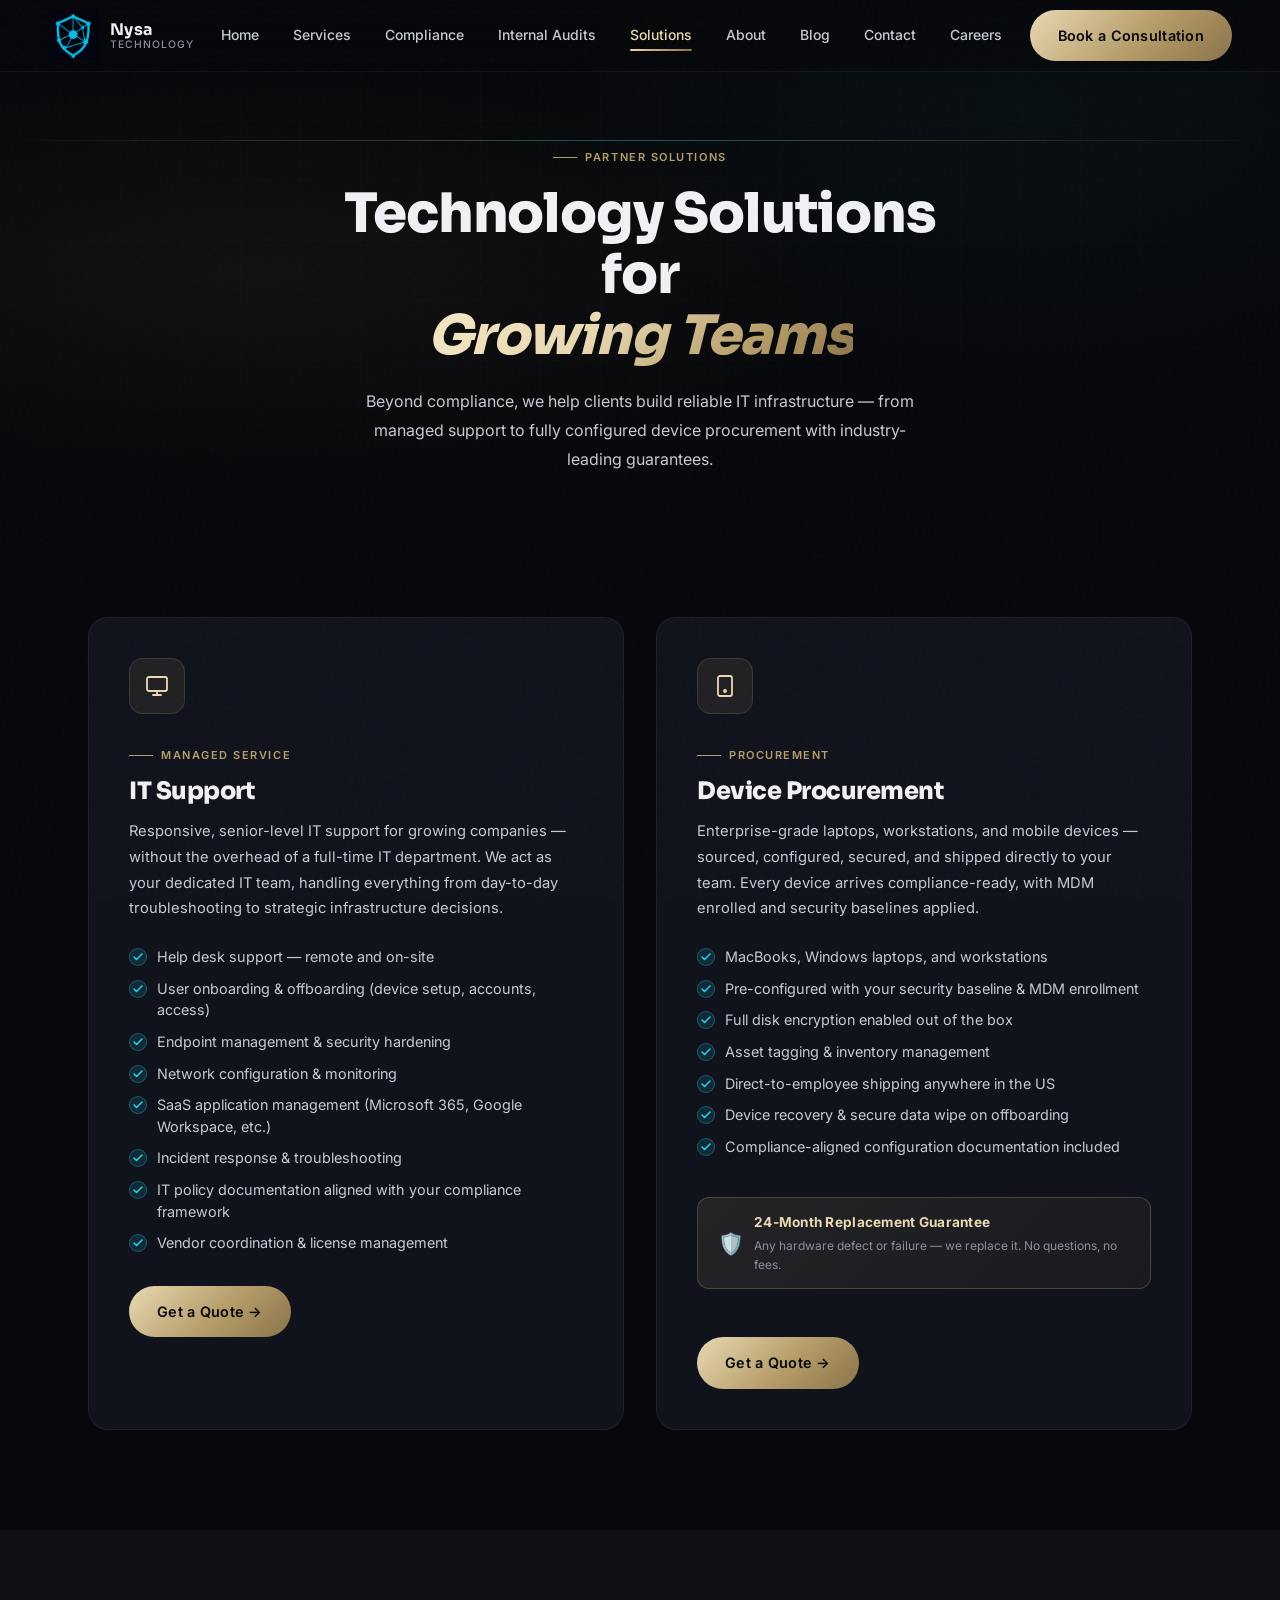
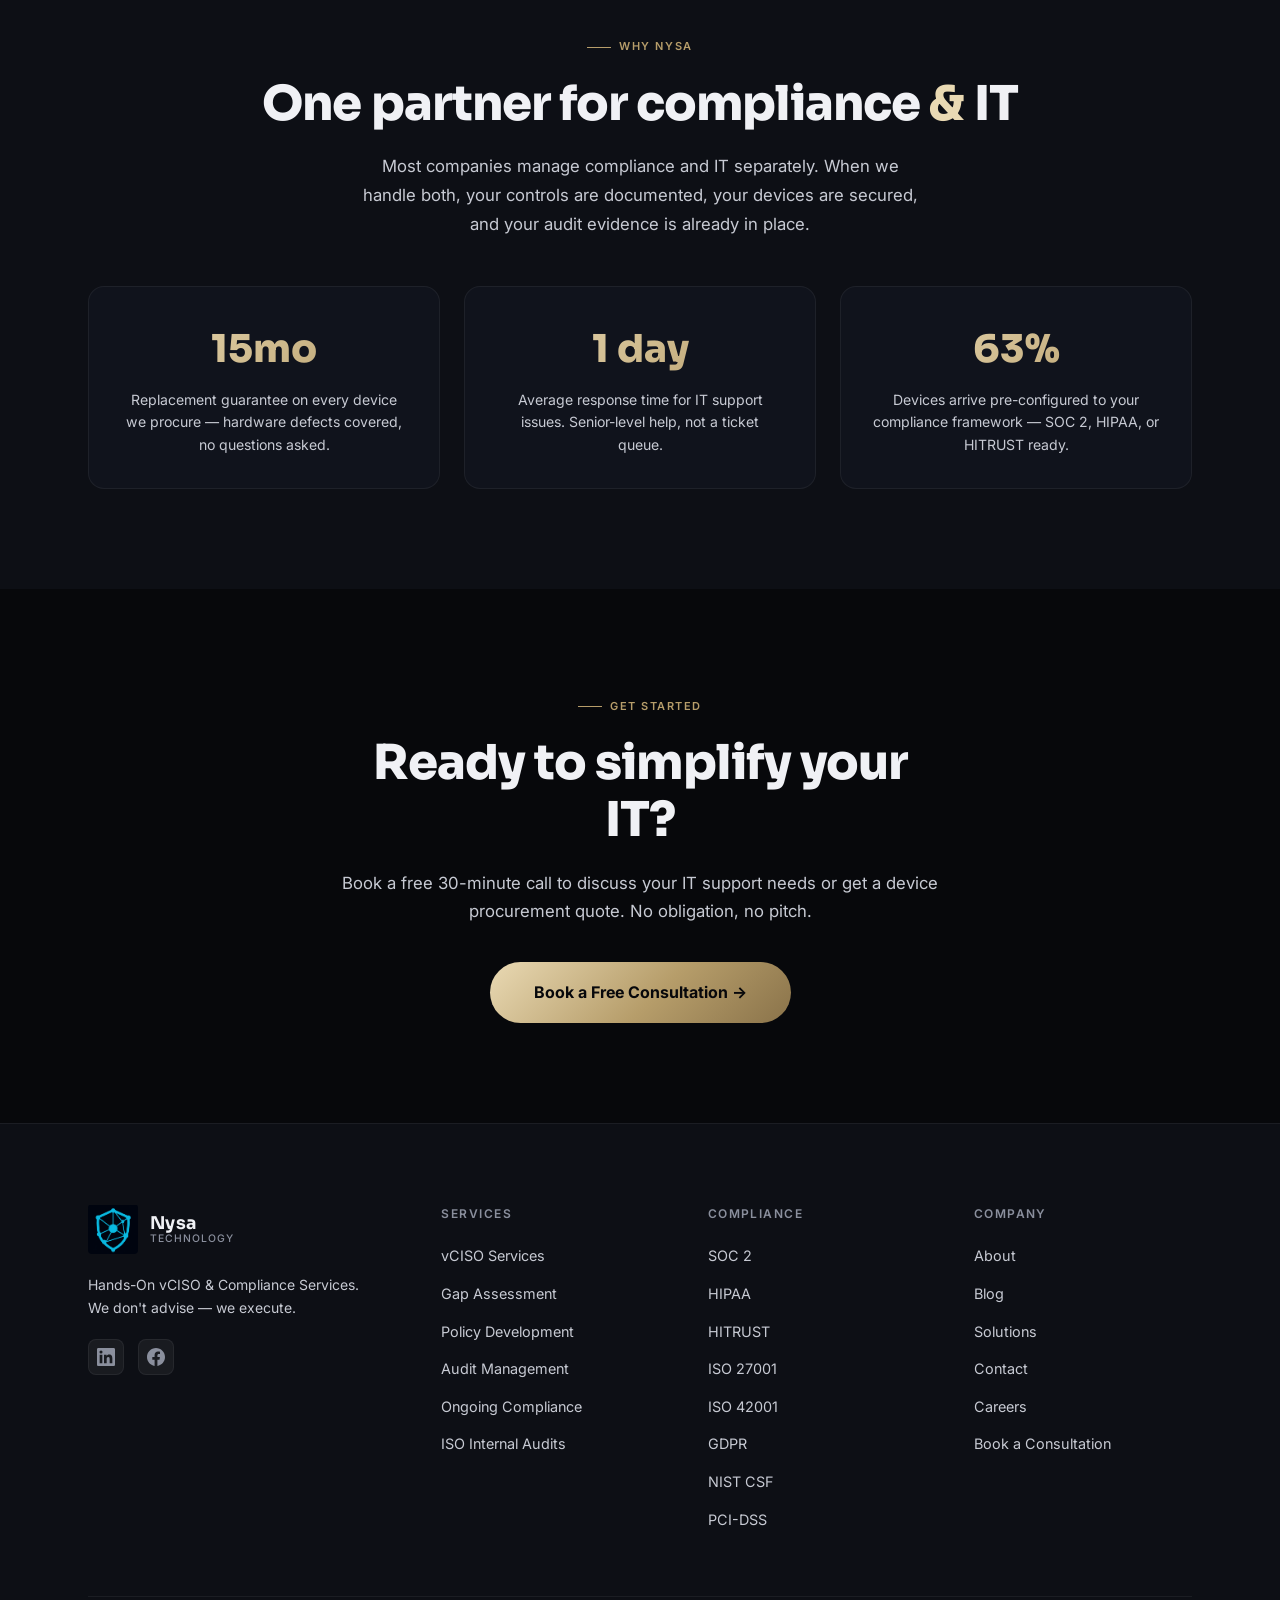
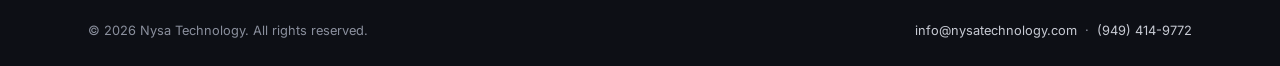
<file: partners.html>
<!DOCTYPE html>
<html lang="en">
<head>
<!-- Google tag (gtag.js) -->
<script async src="https://www.googletagmanager.com/gtag/js?id=G-GBKCE5B61Q"></script>
<script>
  window.dataLayer = window.dataLayer || [];
  function gtag(){dataLayer.push(arguments);}
  gtag('js', new Date());
  gtag('config', 'G-GBKCE5B61Q');
</script>
  <meta charset="UTF-8" />
  <meta name="viewport" content="width=device-width, initial-scale=1.0" />
  <title>Partner Solutions — IT Support &amp; Device Procurement | Nysa Technology</title>
  <meta name="description" content="Nysa Technology offers managed IT support and device procurement with a 24-month replacement guarantee. Enterprise-grade devices sourced, configured, and delivered." />
  <link rel="preconnect" href="https://fonts.googleapis.com">
  <link rel="preconnect" href="https://fonts.gstatic.com" crossorigin>
  <link href="https://fonts.googleapis.com/css2?family=Sora:wght@400;600;700;800&family=Inter:wght@400;500;600;700&display=swap" rel="stylesheet">
    <link rel="icon" href="favicon.ico" sizes="48x48" />
  <link rel="icon" type="image/png" sizes="48x48" href="favicon-48x48.png" />
  <link rel="icon" type="image/png" sizes="32x32" href="favicon-32x32.png" />
  <link rel="icon" type="image/png" sizes="16x16" href="favicon-16x16.png" />
  <link rel="apple-touch-icon" sizes="180x180" href="apple-touch-icon.png" />
    <link rel="canonical" href="https://nysatechnology.com/partners" />
  <meta property="og:type" content="website" />
  <meta property="og:site_name" content="Nysa Technology" />
  <meta property="og:title" content="Partner Solutions — IT Support &amp; Device Procurement | Nysa Technology" />
  <meta property="og:description" content="Nysa Technology offers managed IT support and device procurement with a 24-month replacement guarantee. Enterprise-grade devices sourced, configured, and delivered." />
  <meta property="og:url" content="https://nysatechnology.com/partners" />
  <meta property="og:image" content="https://nysatechnology.com/logo.png" />
  <meta name="twitter:card" content="summary" />
  <meta name="twitter:title" content="Partner Solutions — IT Support &amp; Device Procurement | Nysa Technology" />
  <meta name="twitter:description" content="Nysa Technology offers managed IT support and device procurement with a 24-month replacement guarantee. Enterprise-grade devices sourced, configured, and delivered." />
  <meta name="twitter:image" content="https://nysatechnology.com/logo.png" />
  <link rel="stylesheet" href="styles.css" />
  <style>
    #scroll-progress{position:fixed;top:0;left:0;height:2px;background:linear-gradient(90deg,#b69d6a,#22d3ee,#b69d6a);background-size:200% 100%;z-index:10001;width:0%;transition:width 0.1s linear;animation:gradientShift 3s linear infinite;}
    @keyframes gradientShift{0%{background-position:0% center}100%{background-position:200% center}}
    #cursor-glow{position:fixed;width:500px;height:500px;border-radius:50%;pointer-events:none;z-index:0;background:radial-gradient(circle,rgba(182,157,106,0.07) 0%,transparent 70%);transform:translate(-50%,-50%);mix-blend-mode:screen;}
    #loader{position:fixed;inset:0;background:#07080b;z-index:9999;display:flex;align-items:center;justify-content:center;flex-direction:column;gap:24px;transition:opacity 0.6s ease,visibility 0.6s ease;}
    #loader.hidden{opacity:0;visibility:hidden;}
    .loader-logo{font-family:'Sora',sans-serif;font-size:1.5rem;font-weight:800;background:linear-gradient(135deg,#e9d9b3,#b69d6a);-webkit-background-clip:text;-webkit-text-fill-color:transparent;background-clip:text;}
    .loader-bar-wrap{width:200px;height:2px;background:rgba(255,255,255,0.06);border-radius:2px;overflow:hidden;}
    .loader-bar{height:100%;background:linear-gradient(90deg,#b69d6a,#e9d9b3);border-radius:2px;width:0%;transition:width 0.8s cubic-bezier(0.4,0,0.2,1);}
    body::before{content:'';position:fixed;inset:0;z-index:9998;pointer-events:none;opacity:0.018;background-image:url("data:image/svg+xml,%3Csvg viewBox='0 0 256 256' xmlns='http://www.w3.org/2000/svg'%3E%3Cfilter id='noise'%3E%3CfeTurbulence type='fractalNoise' baseFrequency='0.9' numOctaves='4' stitchTiles='stitch'/%3E%3C/filter%3E%3Crect width='100%25' height='100%25' filter='url(%23noise)'/%3E%3C/svg%3E");}
    .hero-line{display:block;transform:translateY(110%);opacity:0;animation:lineUp 0.9s cubic-bezier(0.16,1,0.3,1) forwards;}
    .hero-line:nth-child(1){animation-delay:0.3s}.hero-line:nth-child(2){animation-delay:0.45s}
    @keyframes lineUp{to{transform:translateY(0);opacity:1}}
    .hero-mesh{position:absolute;inset:0;z-index:0;background:radial-gradient(ellipse 80% 60% at 20% 50%,rgba(182,157,106,0.06) 0%,transparent 60%),radial-gradient(ellipse 60% 80% at 80% 20%,rgba(34,211,238,0.04) 0%,transparent 60%);animation:meshShift 12s ease-in-out infinite alternate;}
    @keyframes meshShift{0%{opacity:1;transform:scale(1)}100%{opacity:0.8;transform:scale(1.05)}}
    .hero-scanline{position:absolute;left:0;right:0;height:1px;background:linear-gradient(90deg,transparent,rgba(182,157,106,0.3) 30%,rgba(34,211,238,0.4) 50%,rgba(182,157,106,0.3) 70%,transparent);z-index:1;animation:scanDown 6s linear infinite;}
    @keyframes scanDown{0%{top:0%;opacity:0}5%{opacity:1}95%{opacity:1}100%{top:100%;opacity:0}}
    .gradient-text{background:linear-gradient(135deg,#f5e8c8,#e9d9b3 40%,#b69d6a 75%,#8a734a);-webkit-background-clip:text;-webkit-text-fill-color:transparent;background-clip:text;font-style:italic;}
    .btn-glow{background:linear-gradient(135deg,#e9d9b3,#b69d6a 55%,#8a734a);color:#07080b;font-size:1rem;padding:18px 44px;border-radius:50px;font-weight:700;display:inline-flex;align-items:center;gap:10px;transition:transform 0.3s,box-shadow 0.3s;}
    .btn-glow:hover{transform:translateY(-3px);box-shadow:0 20px 50px rgba(182,157,106,0.4);}

    /* Sol grid */
    .sol-grid{display:grid;grid-template-columns:1fr 1fr;gap:32px;margin-top:56px;}
    .sol-card{background:var(--bg-card);border:1px solid var(--line);border-radius:20px;padding:40px;position:relative;overflow:hidden;transition:transform 0.4s cubic-bezier(0.16,1,0.3,1),border-color 0.3s,box-shadow 0.3s;}
    .sol-card::before{content:'';position:absolute;top:0;left:0;right:0;height:2px;background:linear-gradient(90deg,#b69d6a,#e9d9b3 50%,transparent);transform:scaleX(0);transform-origin:left;transition:transform 0.4s;}
    .sol-card:hover{transform:translateY(-8px);border-color:rgba(182,157,106,0.25);box-shadow:0 30px 80px rgba(0,0,0,0.5);}
    .sol-card:hover::before{transform:scaleX(1);}
    .sol-icon{width:56px;height:56px;border-radius:14px;background:rgba(182,157,106,0.1);border:1px solid rgba(182,157,106,0.2);display:flex;align-items:center;justify-content:center;margin-bottom:24px;color:var(--accent-2);transition:background 0.3s;}
    .sol-card:hover .sol-icon{background:rgba(182,157,106,0.18);}
    .sol-title{font-size:1.5rem;font-weight:800;margin-bottom:14px;}
    .sol-desc{font-size:0.92rem;line-height:1.75;color:var(--text-dim);margin-bottom:24px;}
    .sol-checklist{list-style:none;display:flex;flex-direction:column;gap:10px;margin-bottom:32px;}
    .sol-checklist li{display:flex;align-items:flex-start;gap:10px;font-size:0.9rem;color:var(--text-dim);line-height:1.5;}
    .sol-checklist li::before{content:'';width:18px;height:18px;min-width:18px;border-radius:50%;background:rgba(34,211,238,0.12);border:1px solid rgba(34,211,238,0.3);background-image:url("data:image/svg+xml,%3Csvg width='10' height='8' viewBox='0 0 10 8' fill='none' xmlns='http://www.w3.org/2000/svg'%3E%3Cpath d='M1 4L3.5 6.5L9 1' stroke='%2322d3ee' stroke-width='1.5' stroke-linecap='round' stroke-linejoin='round'/%3E%3C/svg%3E");background-repeat:no-repeat;background-position:center;margin-top:2px;}
    .guarantee-badge{display:inline-flex;align-items:center;gap:10px;padding:14px 20px;border-radius:12px;background:linear-gradient(135deg,rgba(182,157,106,0.12),rgba(182,157,106,0.06));border:1px solid rgba(182,157,106,0.3);margin-top:8px;margin-bottom:24px;position:relative;overflow:hidden;}
    .guarantee-badge::after{content:'';position:absolute;inset:0;background:linear-gradient(90deg,transparent,rgba(182,157,106,0.08),transparent);transform:translateX(-100%);animation:guaranteeShim 3s ease-in-out infinite;}
    @keyframes guaranteeShim{0%{transform:translateX(-100%)}100%{transform:translateX(100%)}}
    .guarantee-badge-icon{font-size:1.3rem;}
    .guarantee-badge-text{font-size:0.85rem;font-weight:700;color:var(--accent-2);letter-spacing:0.02em;}
    .guarantee-badge-sub{font-size:0.75rem;color:var(--muted);font-weight:400;margin-top:2px;}
    .why-grid{display:grid;grid-template-columns:repeat(3,1fr);gap:24px;margin-top:48px;}
    .why-card{background:var(--bg-card);border:1px solid var(--line);border-radius:16px;padding:32px;text-align:center;transition:transform 0.35s cubic-bezier(0.16,1,0.3,1),box-shadow 0.35s;}
    .why-card:hover{transform:translateY(-6px);box-shadow:0 20px 50px rgba(0,0,0,0.4);}
    .why-num{font-family:'Sora',sans-serif;font-size:2.4rem;font-weight:800;background:linear-gradient(135deg,#e9d9b3,#b69d6a);-webkit-background-clip:text;-webkit-text-fill-color:transparent;background-clip:text;margin-bottom:8px;display:block;}
    .why-label{font-size:0.88rem;color:var(--text-dim);line-height:1.6;}
    @media(max-width:800px){.sol-grid{grid-template-columns:1fr;}.why-grid{grid-template-columns:1fr;}}
  </style>
</head>
<body>

<div id="scroll-progress"></div>
<div id="cursor-glow"></div>
<div id="loader"><div class="loader-logo">Nysa Technology</div><div class="loader-bar-wrap"><div class="loader-bar" id="loaderBar"></div></div></div>

<!-- NAV -->
<nav class="nav" id="nav"><div class="nav-inner"><a href="index.html" class="nav-logo"><img src="logo.png" width="50" height="50" alt="Nysa Technology" style="object-fit:contain;border-radius:4px;"><div class="nav-logo-text"><span class="nav-logo-name">Nysa</span><span class="nav-logo-sub">Technology</span></div></a><div class="nav-links"><a href="index.html" class="nav-link">Home</a><a href="services.html" class="nav-link">Services</a><a href="compliance.html" class="nav-link">Compliance</a><a href="internal-audits.html" class="nav-link">Internal Audits</a><a href="partners.html" class="nav-link active">Solutions</a><a href="about.html" class="nav-link">About</a><a href="blog.html" class="nav-link">Blog</a><a href="contact.html" class="nav-link">Contact</a><a href="careers.html" class="nav-link">Careers</a></div><div class="nav-cta"><a href="https://calendly.com/pedrambk" target="_blank" rel="noopener" class="btn btn-primary">Book a Consultation</a></div><div class="nav-hamburger" id="hamburger"><span></span><span></span><span></span></div></div></nav>
<div class="nav-mobile" id="mobileNav"><a href="index.html" class="nav-link">Home</a><a href="services.html" class="nav-link">Services</a><a href="compliance.html" class="nav-link">Compliance</a><a href="internal-audits.html" class="nav-link">Internal Audits</a><a href="partners.html" class="nav-link">Solutions</a><a href="about.html" class="nav-link">About</a><a href="blog.html" class="nav-link">Blog</a><a href="contact.html" class="nav-link">Contact</a><a href="careers.html" class="nav-link">Careers</a><a href="https://calendly.com/pedrambk" target="_blank" rel="noopener" class="btn btn-primary">Book a Consultation</a></div>

<!-- PAGE HERO -->
<section class="page-hero" style="position:relative;padding:140px 0 72px;overflow:hidden;">
  <div class="hero-mesh"></div>
  <div class="hero-scanline"></div>
  <div class="hero-bg-grid" style="position:absolute;inset:0;z-index:0;opacity:0.04;background-image:linear-gradient(rgba(182,157,106,0.4) 1px,transparent 1px),linear-gradient(90deg,rgba(182,157,106,0.4) 1px,transparent 1px);background-size:60px 60px;"></div>
  <div class="container" style="position:relative;z-index:2;text-align:center;max-width:720px;margin:0 auto;">
    <div class="label" style="margin-bottom:18px;overflow:hidden;">
      <span class="hero-line">Partner Solutions</span>
    </div>
    <h1 style="font-size:clamp(2.2rem,5vw,3.4rem);font-weight:800;line-height:1.12;margin-bottom:20px;overflow:hidden;">
      <span class="hero-line">Technology Solutions for</span>
      <span class="hero-line"><span class="gradient-text">Growing Teams</span></span>
    </h1>
    <p class="reveal delay-2" style="color:var(--text-dim);font-size:1rem;line-height:1.8;max-width:560px;margin:0 auto;">
      Beyond compliance, we help clients build reliable IT infrastructure — from managed support to fully configured device procurement with industry-leading guarantees.
    </p>
  </div>
</section>

<!-- SOLUTIONS -->
<section class="section" style="padding-top:16px;">
  <div class="container">
    <div class="sol-grid">

      <!-- IT Support -->
      <div class="sol-card reveal delay-1">
        <div class="sol-icon">
          <svg width="24" height="24" viewBox="0 0 24 24" fill="none" stroke="currentColor" stroke-width="1.8" stroke-linecap="round" stroke-linejoin="round">
            <rect x="2" y="3" width="20" height="14" rx="2"/>
            <path d="M8 21h8M12 17v4"/>
          </svg>
        </div>
        <div class="label" style="margin-bottom:12px;">Managed Service</div>
        <h2 class="sol-title">IT Support</h2>
        <p class="sol-desc">Responsive, senior-level IT support for growing companies — without the overhead of a full-time IT department. We act as your dedicated IT team, handling everything from day-to-day troubleshooting to strategic infrastructure decisions.</p>
        <ul class="sol-checklist">
          <li>Help desk support — remote and on-site</li>
          <li>User onboarding &amp; offboarding (device setup, accounts, access)</li>
          <li>Endpoint management &amp; security hardening</li>
          <li>Network configuration &amp; monitoring</li>
          <li>SaaS application management (Microsoft 365, Google Workspace, etc.)</li>
          <li>Incident response &amp; troubleshooting</li>
          <li>IT policy documentation aligned with your compliance framework</li>
          <li>Vendor coordination &amp; license management</li>
        </ul>
        <a href="https://calendly.com/pedrambk" target="_blank" rel="noopener" class="btn btn-primary">Get a Quote →</a>
      </div>

      <!-- Device Procurement -->
      <div class="sol-card reveal delay-2">
        <div class="sol-icon">
          <svg width="24" height="24" viewBox="0 0 24 24" fill="none" stroke="currentColor" stroke-width="1.8" stroke-linecap="round" stroke-linejoin="round">
            <rect x="5" y="2" width="14" height="20" rx="2"/>
            <circle cx="12" cy="17" r="1"/>
          </svg>
        </div>
        <div class="label" style="margin-bottom:12px;">Procurement</div>
        <h2 class="sol-title">Device Procurement</h2>
        <p class="sol-desc">Enterprise-grade laptops, workstations, and mobile devices — sourced, configured, secured, and shipped directly to your team. Every device arrives compliance-ready, with MDM enrolled and security baselines applied.</p>
        <ul class="sol-checklist">
          <li>MacBooks, Windows laptops, and workstations</li>
          <li>Pre-configured with your security baseline &amp; MDM enrollment</li>
          <li>Full disk encryption enabled out of the box</li>
          <li>Asset tagging &amp; inventory management</li>
          <li>Direct-to-employee shipping anywhere in the US</li>
          <li>Device recovery &amp; secure data wipe on offboarding</li>
          <li>Compliance-aligned configuration documentation included</li>
        </ul>

        <!-- Guarantee Badge -->
        <div class="guarantee-badge">
          <div class="guarantee-badge-icon">🛡️</div>
          <div>
            <div class="guarantee-badge-text">24-Month Replacement Guarantee</div>
            <div class="guarantee-badge-sub">Any hardware defect or failure — we replace it. No questions, no fees.</div>
          </div>
        </div>

        <div style="margin-top:24px;">
          <a href="https://calendly.com/pedrambk" target="_blank" rel="noopener" class="btn btn-primary">Get a Quote →</a>
        </div>
      </div>

    </div>
  </div>
</section>

<!-- WHY NYSA -->
<section class="section bg-elev">
  <div class="container">
    <div style="text-align:center;margin-bottom:8px;">
      <div class="label reveal">Why Nysa</div>
      <h2 class="section-title reveal delay-1" style="text-align:center;">One partner for compliance <span class="gold">&amp;</span> IT</h2>
      <p class="section-sub reveal delay-2" style="text-align:center;margin:16px auto 0;max-width:560px;">Most companies manage compliance and IT separately. When we handle both, your controls are documented, your devices are secured, and your audit evidence is already in place.</p>
    </div>
    <div class="why-grid">
      <div class="why-card reveal delay-1">
        <span class="why-num" data-count="24" data-suffix="mo">24mo</span>
        <div class="why-label">Replacement guarantee on every device we procure — hardware defects covered, no questions asked.</div>
      </div>
      <div class="why-card reveal delay-2">
        <span class="why-num" data-count="1" data-suffix=" day">1 day</span>
        <div class="why-label">Average response time for IT support issues. Senior-level help, not a ticket queue.</div>
      </div>
      <div class="why-card reveal delay-3">
        <span class="why-num" data-count="100" data-suffix="%">100%</span>
        <div class="why-label">Devices arrive pre-configured to your compliance framework — SOC 2, HIPAA, or HITRUST ready.</div>
      </div>
    </div>
  </div>
</section>

<!-- CTA -->
<section class="section">
  <div class="container" style="max-width:700px;text-align:center;">
    <div class="label reveal">Get Started</div>
    <h2 class="section-title reveal delay-1">Ready to simplify your IT?</h2>
    <p class="section-sub reveal delay-2" style="margin:16px auto 36px;">Book a free 30-minute call to discuss your IT support needs or get a device procurement quote. No obligation, no pitch.</p>
    <a href="https://calendly.com/pedrambk" target="_blank" rel="noopener" class="btn-glow reveal delay-3">Book a Free Consultation →</a>
  </div>
</section>

<!-- FOOTER -->
<footer class="footer"><div class="container"><div class="footer-top"><div class="footer-brand"><div class="footer-logo"><img src="logo.png" width="50" height="50" alt="Nysa Technology" style="object-fit:contain;border-radius:4px;"><div class="footer-logo-text nav-logo-text"><span class="nav-logo-name">Nysa</span><span class="nav-logo-sub">Technology</span></div></div><p class="footer-tagline">Hands-On vCISO &amp; Compliance Services. We don't advise — we execute.</p><div class="footer-social"><a href="https://www.linkedin.com/company/nysatech" target="_blank" rel="noopener" aria-label="LinkedIn" class="social-icon"><svg width="18" height="18" viewBox="0 0 24 24" fill="currentColor"><path d="M20.447 20.452h-3.554v-5.569c0-1.328-.027-3.037-1.852-3.037-1.853 0-2.136 1.445-2.136 2.939v5.667H9.351V9h3.414v1.561h.046c.477-.9 1.637-1.85 3.37-1.85 3.601 0 4.267 2.37 4.267 5.455v6.286zM5.337 7.433a2.062 2.062 0 0 1-2.063-2.065 2.064 2.064 0 1 1 2.063 2.065zm1.782 13.019H3.555V9h3.564v11.452zM22.225 0H1.771C.792 0 0 .774 0 1.729v20.542C0 23.227.792 24 1.771 24h20.451C23.2 24 24 23.227 24 22.271V1.729C24 .774 23.2 0 22.222 0h.003z"/></svg></a><a href="#" aria-label="Facebook" class="social-icon"><svg width="18" height="18" viewBox="0 0 24 24" fill="currentColor"><path d="M24 12.073c0-6.627-5.373-12-12-12s-12 5.373-12 12c0 5.99 4.388 10.954 10.125 11.854v-8.385H7.078v-3.47h3.047V9.43c0-3.007 1.792-4.669 4.533-4.669 1.312 0 2.686.235 2.686.235v2.953H15.83c-1.491 0-1.956.925-1.956 1.874v2.25h3.328l-.532 3.47h-2.796v8.385C19.612 23.027 24 18.062 24 12.073z"/></svg></a></div></div><div class="footer-col"><div class="footer-col-title">Services</div><ul><li><a href="services.html">vCISO Services</a></li><li><a href="services.html">Gap Assessment</a></li><li><a href="services.html">Policy Development</a></li><li><a href="services.html">Audit Management</a></li><li><a href="services.html">Ongoing Compliance</a></li><li><a href="internal-audits.html">ISO Internal Audits</a></li></ul></div><div class="footer-col"><div class="footer-col-title">Compliance</div><ul><li><a href="compliance.html">SOC 2</a></li><li><a href="compliance.html">HIPAA</a></li><li><a href="compliance.html">HITRUST</a></li><li><a href="compliance.html">ISO 27001</a></li><li><a href="compliance.html">ISO 42001</a></li><li><a href="compliance.html">GDPR</a></li><li><a href="compliance.html">NIST CSF</a></li><li><a href="compliance.html">PCI-DSS</a></li></ul></div><div class="footer-col"><div class="footer-col-title">Company</div><ul><li><a href="about.html">About</a></li><li><a href="blog.html">Blog</a></li><li><a href="partners.html">Solutions</a></li><li><a href="contact.html">Contact</a></li><li><a href="careers.html">Careers</a></li><li><a href="https://calendly.com/pedrambk" target="_blank" rel="noopener">Book a Consultation</a></li></ul></div></div><div class="footer-bottom"><p class="footer-copy">© 2026 Nysa Technology. All rights reserved.</p><p class="footer-contact"><a href="mailto:info@nysatechnology.com">info@nysatechnology.com</a> &nbsp;·&nbsp; <a href="tel:9494149772">(949) 414-9772</a></p></div></div></footer>

<script src="main.js"></script>
<script>
(function(){const l=document.getElementById('loader'),b=document.getElementById('loaderBar');let p=0;const iv=setInterval(()=>{p+=Math.random()*25;if(p>90)p=90;b.style.width=p+'%';},120);window.addEventListener('load',()=>{clearInterval(iv);b.style.width='100%';setTimeout(()=>l.classList.add('hidden'),400);});setTimeout(()=>l.classList.add('hidden'),3000);})();
(function(){const el=document.getElementById('cursor-glow');if(!el||window.matchMedia('(hover: none)').matches){el&&(el.style.display='none');return;}let mx=-999,my=-999;document.addEventListener('mousemove',e=>{mx=e.clientX;my=e.clientY;});function loop(){el.style.left=mx+'px';el.style.top=my+'px';requestAnimationFrame(loop);}loop();})();
(function(){const bar=document.getElementById('scroll-progress');window.addEventListener('scroll',()=>{const pct=window.scrollY/(document.documentElement.scrollHeight-window.innerHeight)*100;bar.style.width=Math.min(pct,100)+'%';},{passive:true});})();
(function(){document.querySelectorAll('[data-count]').forEach(el=>{const observer=new IntersectionObserver(entries=>{if(!entries[0].isIntersecting)return;const target=parseFloat(el.dataset.count),suffix=el.dataset.suffix||'',prefix=el.dataset.prefix||'',duration=1600,start=performance.now();function up(now){const p=Math.min((now-start)/duration,1),e=1-Math.pow(1-p,3),v=Number.isInteger(target)?Math.round(e*target):(e*target).toFixed(0);el.textContent=prefix+v+suffix;if(p<1)requestAnimationFrame(up);}requestAnimationFrame(up);observer.disconnect();},{threshold:0.5});observer.observe(el);});})();
</script>
</body>
</html>
</file>
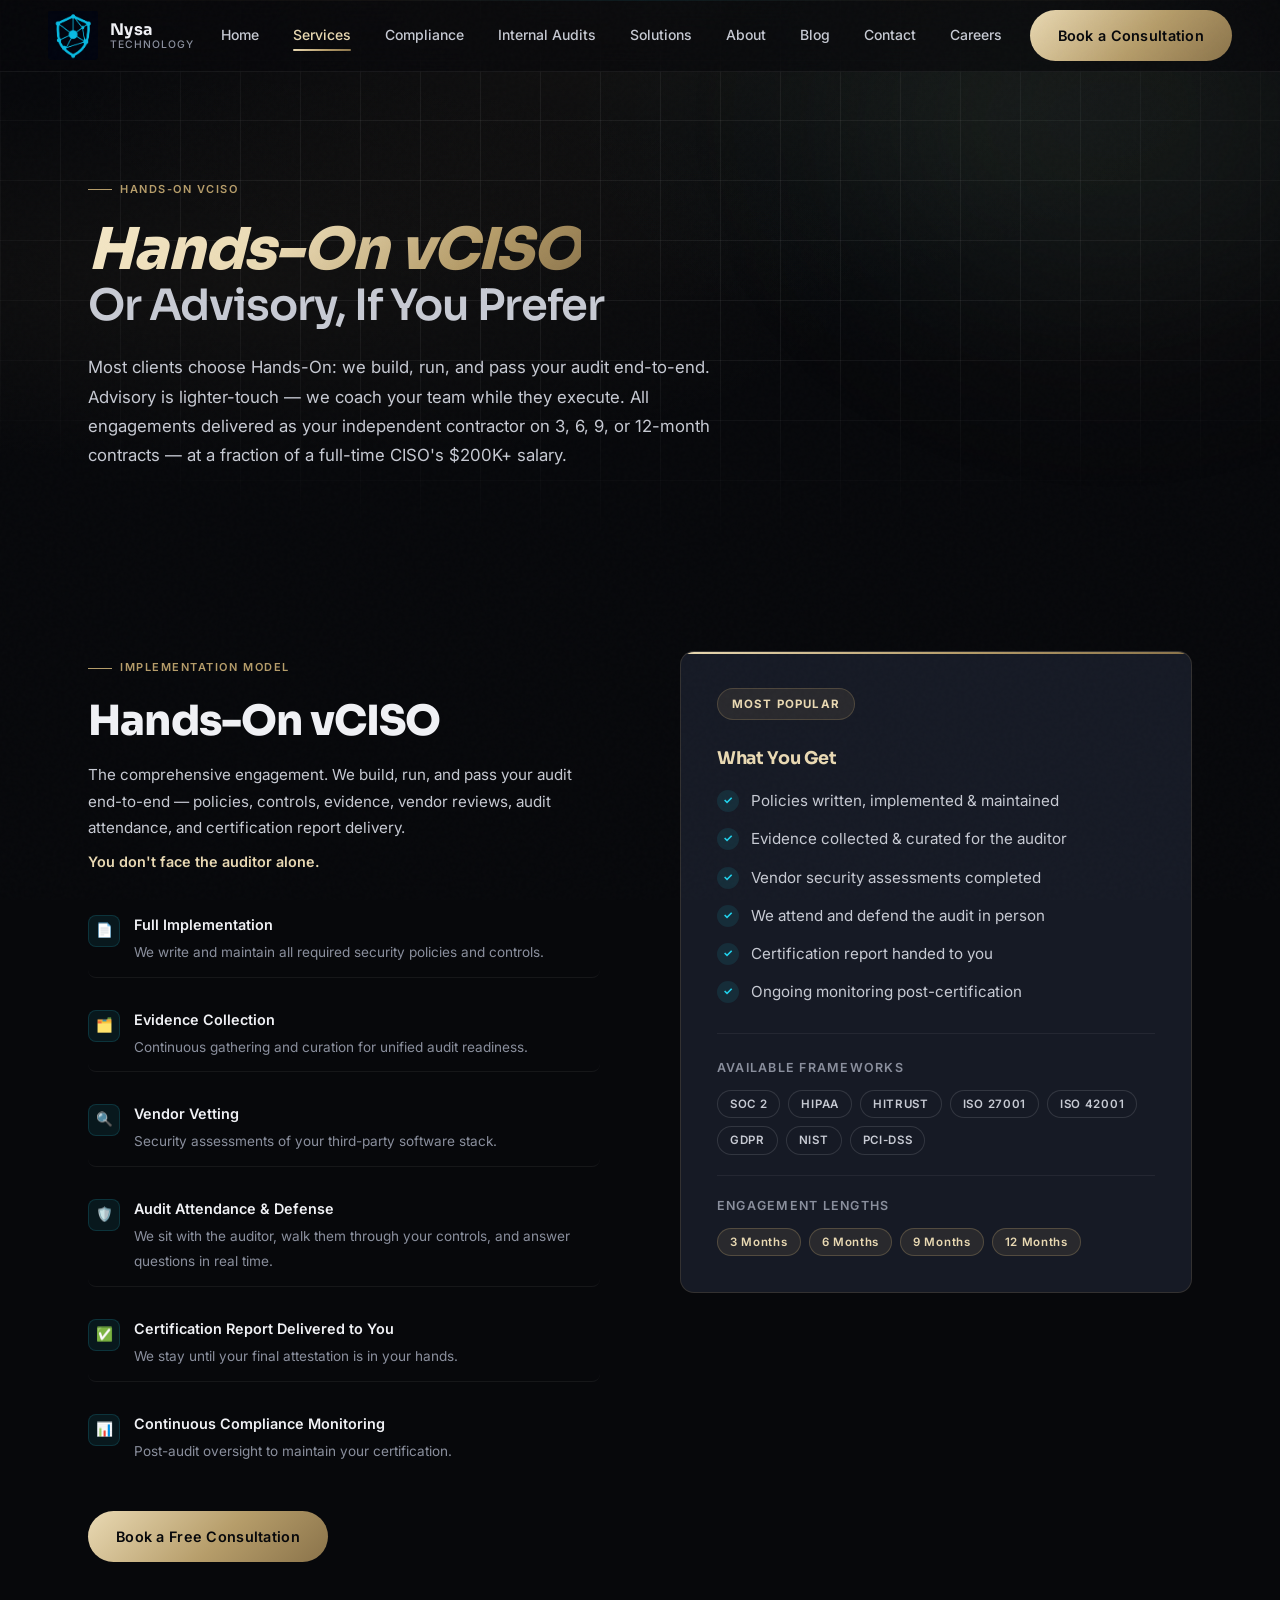
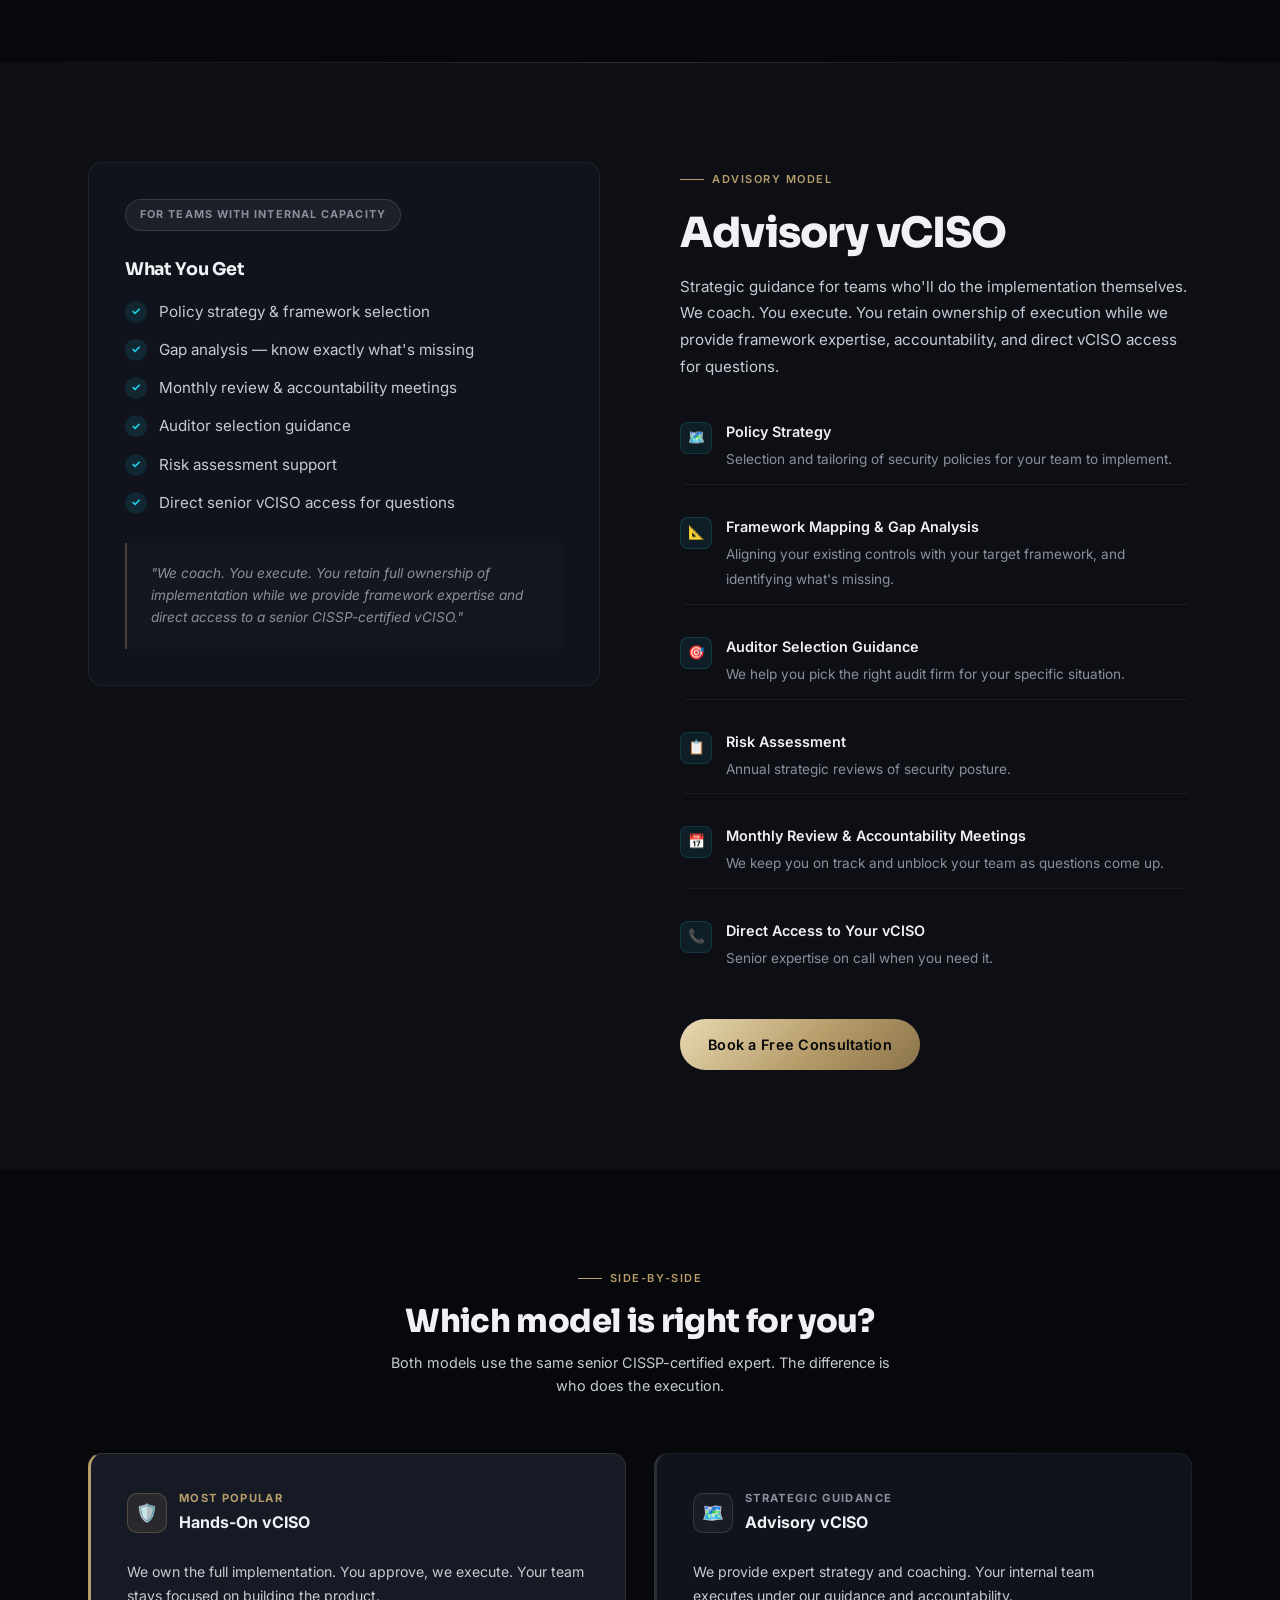
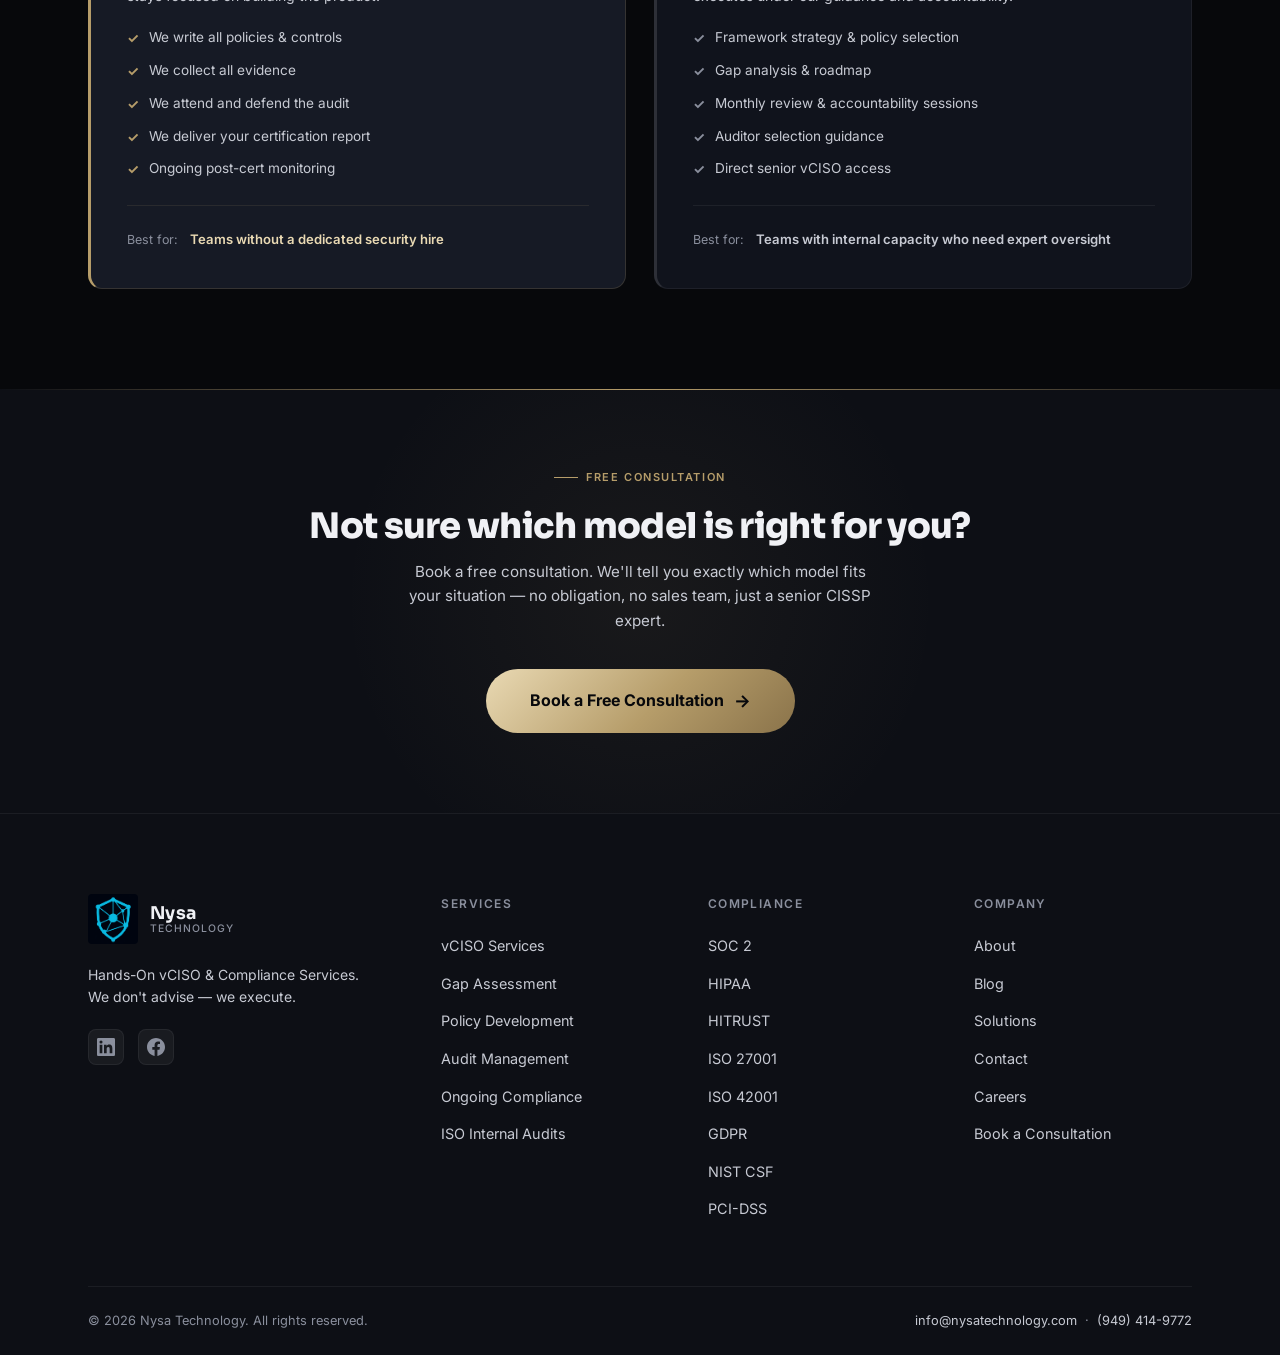
<file: services.html>
<!DOCTYPE html>
<html lang="en">
<head>
<!-- Google tag (gtag.js) -->
<script async src="https://www.googletagmanager.com/gtag/js?id=G-GBKCE5B61Q"></script>
<script>
window.dataLayer = window.dataLayer || [];
function gtag(){dataLayer.push(arguments);}
gtag('js', new Date());
gtag('config', 'G-GBKCE5B61Q');
</script>
<meta charset="UTF-8" />
<meta name="viewport" content="width=device-width, initial-scale=1.0" />
<title>Hands-On vCISO Services | SOC 2, HITRUST, ISO 27001 | Nysa Technology</title>
<meta name="description" content="Nysa Technology offers Hands-On vCISO and Advisory vCISO services. We build, run, and pass SOC 2, HIPAA, HITRUST, ISO 27001, GDPR, NIST, and PCI-DSS audits end-to-end." />
<link rel="preconnect" href="https://fonts.googleapis.com">
<link rel="preconnect" href="https://fonts.gstatic.com" crossorigin>
<link href="https://fonts.googleapis.com/css2?family=Sora:wght@400;600;700;800&family=Inter:wght@400;500;600;700&display=swap" rel="stylesheet">
<link rel="icon" href="favicon.ico" sizes="48x48" />
<link rel="icon" type="image/png" sizes="48x48" href="favicon-48x48.png" />
<link rel="icon" type="image/png" sizes="32x32" href="favicon-32x32.png" />
<link rel="icon" type="image/png" sizes="16x16" href="favicon-16x16.png" />
<link rel="apple-touch-icon" sizes="180x180" href="apple-touch-icon.png" />
<link rel="canonical" href="https://nysatechnology.com/services" />
<meta property="og:type" content="website" />
<meta property="og:site_name" content="Nysa Technology" />
<meta property="og:title" content="Hands-On vCISO Services | SOC 2, HITRUST, ISO 27001 | Nysa Technology" />
<meta property="og:description" content="Nysa Technology offers Hands-On vCISO and Advisory vCISO services. We build, run, and pass SOC 2, HIPAA, HITRUST, ISO 27001, GDPR, NIST, and PCI-DSS audits end-to-end." />
<meta property="og:url" content="https://nysatechnology.com/services" />
<meta property="og:image" content="https://nysatechnology.com/logo.png" />
<meta name="twitter:card" content="summary" />
<meta name="twitter:title" content="Hands-On vCISO Services | SOC 2, HITRUST, ISO 27001 | Nysa Technology" />
<meta name="twitter:description" content="Nysa Technology offers Hands-On vCISO and Advisory vCISO services. We build, run, and pass SOC 2, HIPAA, HITRUST, ISO 27001, GDPR, NIST, and PCI-DSS audits end-to-end." />
<meta name="twitter:image" content="https://nysatechnology.com/logo.png" />
<link rel="stylesheet" href="styles.css" />
<style>
/* ── Shared enhancements ── */
#scroll-progress { position:fixed;top:0;left:0;height:2px;background:linear-gradient(90deg,#b69d6a,#22d3ee,#b69d6a);background-size:200% 100%;z-index:10001;width:0%;transition:width 0.1s linear;animation:gradientShift 3s linear infinite; }
@keyframes gradientShift { 0%{background-position:0% center}100%{background-position:200% center} }
#cursor-glow { position:fixed;width:500px;height:500px;border-radius:50%;pointer-events:none;z-index:0;background:radial-gradient(circle,rgba(182,157,106,0.07) 0%,transparent 70%);transform:translate(-50%,-50%);transition:opacity 0.4s;mix-blend-mode:screen; }
#loader { position:fixed;inset:0;background:#07080b;z-index:9999;display:flex;align-items:center;justify-content:center;flex-direction:column;gap:24px;transition:opacity 0.6s ease,visibility 0.6s ease; }
#loader.hidden { opacity:0;visibility:hidden; }
.loader-logo { font-family:'Sora',sans-serif;font-size:1.5rem;font-weight:800;background:linear-gradient(135deg,#e9d9b3,#b69d6a);-webkit-background-clip:text;-webkit-text-fill-color:transparent;background-clip:text; }
.loader-bar-wrap { width:200px;height:2px;background:rgba(255,255,255,0.06);border-radius:2px;overflow:hidden; }
.loader-bar { height:100%;background:linear-gradient(90deg,#b69d6a,#e9d9b3);border-radius:2px;width:0%;transition:width 0.8s cubic-bezier(0.4,0,0.2,1); }
body::before { content:'';position:fixed;inset:0;z-index:9998;pointer-events:none;opacity:0.018;background-image:url("data:image/svg+xml,%3Csvg viewBox='0 0 256 256' xmlns='http://www.w3.org/2000/svg'%3E%3Cfilter id='noise'%3E%3CfeTurbulence type='fractalNoise' baseFrequency='0.9' numOctaves='4' stitchTiles='stitch'/%3E%3C/filter%3E%3Crect width='100%25' height='100%25' filter='url(%23noise)'/%3E%3C/svg%3E"); }

/* ── Hero animations ── */
.hero-line { display:block;transform:translateY(110%);opacity:0;animation:lineUp 0.9s cubic-bezier(0.16,1,0.3,1) forwards; }
.hero-line:nth-child(1){animation-delay:0.3s}.hero-line:nth-child(2){animation-delay:0.45s}
@keyframes lineUp{to{transform:translateY(0);opacity:1}}
.hero-mesh{position:absolute;inset:0;z-index:0;background:radial-gradient(ellipse 80% 60% at 20% 50%,rgba(182,157,106,0.06) 0%,transparent 60%),radial-gradient(ellipse 60% 80% at 80% 20%,rgba(34,211,238,0.04) 0%,transparent 60%);animation:meshShift 12s ease-in-out infinite alternate;}
@keyframes meshShift{0%{opacity:1;transform:scale(1)}100%{opacity:0.8;transform:scale(1.05)}}
.hero-scanline{position:absolute;left:0;right:0;height:1px;background:linear-gradient(90deg,transparent,rgba(182,157,106,0.3) 30%,rgba(34,211,238,0.4) 50%,rgba(182,157,106,0.3) 70%,transparent);top:0;z-index:1;animation:scanDown 6s linear infinite;}
@keyframes scanDown{0%{top:0;opacity:0}5%{opacity:1}95%{opacity:1}100%{top:100%;opacity:0}}
.gradient-text{background:linear-gradient(135deg,#f5e8c8,#e9d9b3 40%,#b69d6a 75%,#8a734a);-webkit-background-clip:text;-webkit-text-fill-color:transparent;background-clip:text;font-style:italic;}

/* ── Hero label/p fade ── */
.hero-label { opacity:0;animation:fadeUp 0.6s cubic-bezier(0.16,1,0.3,1) 0.15s forwards; }
.hero-p { opacity:0;animation:fadeUp 0.7s cubic-bezier(0.16,1,0.3,1) 0.65s forwards; }
@keyframes fadeUp{to{opacity:1;transform:translateY(0)}}

/* ── CTA button ── */
.btn-glow{background:var(--accent-grad);color:#07080b;font-size:1rem;padding:18px 44px;border-radius:50px;font-weight:700;display:inline-flex;align-items:center;gap:10px;transition:transform 0.3s var(--ease),box-shadow 0.3s;text-decoration:none;}
.btn-glow:hover{transform:translateY(-3px);box-shadow:0 20px 50px rgba(182,157,106,0.4);}

/* ── Service panels ── */
.svc-panel{background:var(--bg-card-2);border:1px solid rgba(182,157,106,0.18);border-radius:var(--radius);padding:36px;position:relative;overflow:hidden;}
.svc-panel::before{content:'';position:absolute;top:0;left:0;right:0;height:2px;background:var(--accent-grad);}
.svc-panel-plain{background:var(--bg-card);border:1px solid var(--line);border-radius:var(--radius);padding:36px;}

/* ── Feature items ── */
.feature-item{display:flex;gap:14px;align-items:flex-start;padding:12px 0;border-bottom:1px solid var(--line);transition:background 0.2s,padding-left 0.2s;border-radius:8px;}
.feature-item:last-child{border-bottom:none;}
.feature-item:hover{background:rgba(182,157,106,0.03);padding-left:8px;}
.feature-icon{width:32px;height:32px;min-width:32px;border-radius:var(--radius-sm);background:rgba(34,211,238,0.08);border:1px solid rgba(34,211,238,0.15);display:flex;align-items:center;justify-content:center;font-size:0.85rem;transition:background 0.2s,border-color 0.2s,transform 0.2s;}
.feature-item:hover .feature-icon{background:rgba(34,211,238,0.14);border-color:rgba(34,211,238,0.3);transform:translateX(3px);}
.feature-text strong{display:block;font-size:0.9rem;font-weight:600;color:var(--text);margin-bottom:3px;}
.feature-text span{font-size:0.85rem;color:var(--muted);line-height:1.55;}

/* ── Comparison cards ── */
.compare-card-gold { background:var(--bg-card-2);border:1px solid rgba(182,157,106,0.2);border-left:3px solid var(--accent);border-radius:var(--radius);padding:36px;position:relative;overflow:hidden;transition:box-shadow 0.3s,transform 0.3s; }
.compare-card-gold:hover { transform:translateY(-4px);box-shadow:0 20px 50px rgba(182,157,106,0.12); }
.compare-card-muted { background:var(--bg-card);border:1px solid var(--line);border-left:3px solid var(--line-strong);border-radius:var(--radius);padding:36px;transition:box-shadow 0.3s,transform 0.3s; }
.compare-card-muted:hover { transform:translateY(-4px);box-shadow:0 20px 50px rgba(0,0,0,0.3); }

/* ── CTA strip ── */
.cta-strip{padding:80px 0;background:var(--bg-elev);text-align:center;position:relative;overflow:hidden;}
.cta-strip::before{content:'';position:absolute;top:50%;left:50%;transform:translate(-50%,-50%);width:600px;height:600px;border-radius:50%;background:radial-gradient(circle,rgba(182,157,106,0.07) 0%,transparent 70%);pointer-events:none;}
.cta-strip::after{content:'';position:absolute;top:0;left:0;right:0;height:1px;background:linear-gradient(90deg,transparent,var(--accent),transparent);}

/* ── Quote callout ── */
.quote-callout { margin-top:28px;padding:20px 24px;border-left:2px solid rgba(182,157,106,0.3);background:rgba(182,157,106,0.03);border-radius:0 var(--radius-sm) var(--radius-sm) 0; }
.quote-callout p { font-size:0.85rem;color:var(--muted);line-height:1.6;font-style:italic;margin:0; }
</style>
</head>
<body>

<div id="scroll-progress"></div>
<div id="cursor-glow"></div>

<div id="loader">
<div class="loader-logo">Nysa Technology</div>
<div class="loader-bar-wrap"><div class="loader-bar" id="loaderBar"></div></div>
</div>

<!-- NAV -->
<nav class="nav" id="nav">
<div class="nav-inner">
<a href="index.html" class="nav-logo">
<img src="logo.png" width="50" height="50" alt="Nysa Technology" style="object-fit:contain;border-radius:4px;">
<div class="nav-logo-text"><span class="nav-logo-name">Nysa</span><span class="nav-logo-sub">Technology</span></div>
</a>
<div class="nav-links">
<a href="index.html" class="nav-link">Home</a>
<a href="services.html" class="nav-link">Services</a>
<a href="compliance.html" class="nav-link">Compliance</a>
<a href="internal-audits.html" class="nav-link">Internal Audits</a>
<a href="partners.html" class="nav-link">Solutions</a>
<a href="about.html" class="nav-link">About</a>
<a href="blog.html" class="nav-link">Blog</a>
<a href="contact.html" class="nav-link">Contact</a><a href="careers.html" class="nav-link">Careers</a>
</div>
<div class="nav-cta"><a href="https://calendly.com/pedrambk" target="_blank" rel="noopener" class="btn btn-primary">Book a Consultation</a></div>
<div class="nav-hamburger" id="hamburger"><span></span><span></span><span></span></div>
</div>
</nav>
<div class="nav-mobile" id="mobileNav">
<a href="index.html" class="nav-link">Home</a>
<a href="services.html" class="nav-link">Services</a>
<a href="compliance.html" class="nav-link">Compliance</a>
<a href="internal-audits.html" class="nav-link">Internal Audits</a>
<a href="partners.html" class="nav-link">Solutions</a>
<a href="about.html" class="nav-link">About</a>
<a href="blog.html" class="nav-link">Blog</a>
<a href="contact.html" class="nav-link">Contact</a><a href="careers.html" class="nav-link">Careers</a>
<a href="https://calendly.com/pedrambk" target="_blank" rel="noopener" class="btn btn-primary">Book a Consultation</a>
</div>

<!-- ============================================================
PAGE HERO
============================================================ -->
<div class="page-hero" style="position:relative;overflow:hidden;">
<div class="hero-mesh"></div>
<div class="page-hero-bg"></div>
<div class="hero-bg-grid"></div>
<div class="hero-scanline"></div>
<div class="hero-glow" style="width:500px;height:400px;background:rgba(182,157,106,0.07);top:-80px;right:-80px;filter:blur(100px);position:absolute;z-index:0;"></div>
<div class="container" style="position:relative;z-index:2;">
<div class="page-hero-inner" style="max-width:760px;">
<div class="label hero-label">Hands-On vCISO</div>
<h1 style="font-size:clamp(2.2rem,4.5vw,3.6rem);font-weight:800;margin-bottom:24px;line-height:1.1;overflow:hidden;">
<span class="hero-line"><span class="gradient-text">Hands-On vCISO</span></span>
<span class="hero-line" style="color:var(--text-dim);font-weight:600;font-size:0.75em;">Or Advisory, If You Prefer</span>
</h1>
<p class="hero-p" style="font-size:1.05rem;color:var(--text-dim);line-height:1.75;max-width:660px;transform:translateY(20px);">
Most clients choose Hands-On: we build, run, and pass your audit end-to-end. Advisory is lighter-touch — we coach your team while they execute. All engagements delivered as your independent contractor on 3, 6, 9, or 12-month contracts — at a fraction of a full-time CISO's $200K+ salary.
</p>
</div>
</div>
</div>

<!-- ============================================================
HANDS-ON VCISO (Implementation Model)
============================================================ -->
<section class="section">
<div class="container">
<div style="display:grid;grid-template-columns:1fr 1fr;gap:80px;align-items:start;">
<div class="reveal-left">
<div class="label">Implementation Model</div>
<h2 style="font-size:clamp(1.8rem,3.5vw,2.6rem);font-weight:800;margin-bottom:16px;">Hands-On vCISO</h2>
<p style="color:var(--text-dim);font-size:0.95rem;line-height:1.75;margin-bottom:8px;">The comprehensive engagement. We build, run, and pass your audit end-to-end — policies, controls, evidence, vendor reviews, audit attendance, and certification report delivery.</p>
<p style="color:var(--accent-2);font-weight:600;font-size:0.9rem;margin-bottom:28px;">You don't face the auditor alone.</p>

<div class="feature-list">
<div class="feature-item">
<div class="feature-icon">📄</div>
<div class="feature-text">
<strong>Full Implementation</strong>
<span>We write and maintain all required security policies and controls.</span>
</div>
</div>
<div class="feature-item">
<div class="feature-icon">🗂️</div>
<div class="feature-text">
<strong>Evidence Collection</strong>
<span>Continuous gathering and curation for unified audit readiness.</span>
</div>
</div>
<div class="feature-item">
<div class="feature-icon">🔍</div>
<div class="feature-text">
<strong>Vendor Vetting</strong>
<span>Security assessments of your third-party software stack.</span>
</div>
</div>
<div class="feature-item">
<div class="feature-icon">🛡️</div>
<div class="feature-text">
<strong>Audit Attendance &amp; Defense</strong>
<span>We sit with the auditor, walk them through your controls, and answer questions in real time.</span>
</div>
</div>
<div class="feature-item">
<div class="feature-icon">✅</div>
<div class="feature-text">
<strong>Certification Report Delivered to You</strong>
<span>We stay until your final attestation is in your hands.</span>
</div>
</div>
<div class="feature-item">
<div class="feature-icon">📊</div>
<div class="feature-text">
<strong>Continuous Compliance Monitoring</strong>
<span>Post-audit oversight to maintain your certification.</span>
</div>
</div>
</div>

<div style="margin-top:36px;">
<a href="https://calendly.com/pedrambk" target="_blank" rel="noopener" class="btn btn-primary">Book a Free Consultation</a>
</div>
</div>

<!-- What You Get panel -->
<div class="reveal-right delay-2">
<div class="svc-panel">
<div style="margin-bottom:28px;">
<span class="badge badge-gold">MOST POPULAR</span>
</div>
<h3 style="font-size:1.1rem;font-weight:700;margin-bottom:20px;color:var(--accent-2);">What You Get</h3>
<ul class="checklist">
<li>Policies written, implemented &amp; maintained</li>
<li>Evidence collected &amp; curated for the auditor</li>
<li>Vendor security assessments completed</li>
<li>We attend and defend the audit in person</li>
<li>Certification report handed to you</li>
<li>Ongoing monitoring post-certification</li>
</ul>
<div style="margin-top:28px;padding-top:24px;border-top:1px solid var(--line);">
<div style="font-size:0.78rem;color:var(--muted);margin-bottom:12px;font-weight:600;letter-spacing:0.1em;text-transform:uppercase;">Available Frameworks</div>
<div style="display:flex;gap:8px;flex-wrap:wrap;">
<span class="tag">SOC 2</span>
<span class="tag">HIPAA</span>
<span class="tag">HITRUST</span>
<span class="tag">ISO 27001</span>
<span class="tag">ISO 42001</span>
<span class="tag">GDPR</span>
<span class="tag">NIST</span>
<span class="tag">PCI-DSS</span>
</div>
</div>
<div style="margin-top:20px;padding-top:20px;border-top:1px solid var(--line);">
<div style="font-size:0.78rem;color:var(--muted);margin-bottom:12px;font-weight:600;letter-spacing:0.1em;text-transform:uppercase;">Engagement Lengths</div>
<div style="display:flex;gap:8px;flex-wrap:wrap;">
<span class="tag tag-gold">3 Months</span>
<span class="tag tag-gold">6 Months</span>
<span class="tag tag-gold">9 Months</span>
<span class="tag tag-gold">12 Months</span>
</div>
</div>
</div>
</div>
</div>
</div>
</section>

<!-- ============================================================
ADVISORY MODEL
============================================================ -->
<section class="section" style="background:var(--bg-elev);position:relative;">
<div style="position:absolute;top:0;left:0;right:0;height:1px;background:linear-gradient(90deg,transparent,var(--line-strong),transparent);"></div>
<div class="container">
<div style="display:grid;grid-template-columns:1fr 1fr;gap:80px;align-items:start;">
<!-- What You Get panel -->
<div class="reveal-left">
<div class="svc-panel-plain">
<div style="margin-bottom:28px;">
<span class="badge" style="background:rgba(138,143,157,0.1);color:var(--muted);border:1px solid var(--line-strong);font-size:0.68rem;letter-spacing:0.1em;">FOR TEAMS WITH INTERNAL CAPACITY</span>
</div>
<h3 style="font-size:1.1rem;font-weight:700;margin-bottom:20px;">What You Get</h3>
<ul class="checklist">
<li>Policy strategy &amp; framework selection</li>
<li>Gap analysis — know exactly what's missing</li>
<li>Monthly review &amp; accountability meetings</li>
<li>Auditor selection guidance</li>
<li>Risk assessment support</li>
<li>Direct senior vCISO access for questions</li>
</ul>
<div class="quote-callout">
<p>"We coach. You execute. You retain full ownership of implementation while we provide framework expertise and direct access to a senior CISSP-certified vCISO."</p>
</div>
</div>
</div>

<div class="reveal-right delay-2">
<div class="label">Advisory Model</div>
<h2 style="font-size:clamp(1.8rem,3.5vw,2.6rem);font-weight:800;margin-bottom:16px;">Advisory vCISO</h2>
<p style="color:var(--text-dim);font-size:0.95rem;line-height:1.75;margin-bottom:28px;">Strategic guidance for teams who'll do the implementation themselves. We coach. You execute. You retain ownership of execution while we provide framework expertise, accountability, and direct vCISO access for questions.</p>

<div class="feature-list">
<div class="feature-item">
<div class="feature-icon">🗺️</div>
<div class="feature-text">
<strong>Policy Strategy</strong>
<span>Selection and tailoring of security policies for your team to implement.</span>
</div>
</div>
<div class="feature-item">
<div class="feature-icon">📐</div>
<div class="feature-text">
<strong>Framework Mapping &amp; Gap Analysis</strong>
<span>Aligning your existing controls with your target framework, and identifying what's missing.</span>
</div>
</div>
<div class="feature-item">
<div class="feature-icon">🎯</div>
<div class="feature-text">
<strong>Auditor Selection Guidance</strong>
<span>We help you pick the right audit firm for your specific situation.</span>
</div>
</div>
<div class="feature-item">
<div class="feature-icon">📋</div>
<div class="feature-text">
<strong>Risk Assessment</strong>
<span>Annual strategic reviews of security posture.</span>
</div>
</div>
<div class="feature-item">
<div class="feature-icon">📅</div>
<div class="feature-text">
<strong>Monthly Review &amp; Accountability Meetings</strong>
<span>We keep you on track and unblock your team as questions come up.</span>
</div>
</div>
<div class="feature-item">
<div class="feature-icon">📞</div>
<div class="feature-text">
<strong>Direct Access to Your vCISO</strong>
<span>Senior expertise on call when you need it.</span>
</div>
</div>
</div>

<div style="margin-top:36px;">
<a href="https://calendly.com/pedrambk" target="_blank" rel="noopener" class="btn btn-primary">Book a Free Consultation</a>
</div>
</div>
</div>
</div>
</section>

<!-- ============================================================
COMPARISON — side by side cards
============================================================ -->
<section class="section">
<div class="container">
<div style="text-align:center;margin-bottom:56px;">
<div class="label reveal" style="justify-content:center;display:flex;margin-bottom:16px;">Side-by-Side</div>
<h3 class="reveal" style="font-size:clamp(1.5rem,3vw,2rem);font-weight:800;">Which model is right for you?</h3>
<p class="reveal delay-1" style="color:var(--text-dim);font-size:0.9rem;margin-top:10px;max-width:520px;margin-left:auto;margin-right:auto;">Both models use the same senior CISSP-certified expert. The difference is who does the execution.</p>
</div>
<div style="display:grid;grid-template-columns:1fr 1fr;gap:28px;" class="reveal delay-2">
<!-- Hands-On -->
<div class="compare-card-gold">
<div style="display:flex;align-items:center;gap:12px;margin-bottom:24px;">
<div style="width:40px;height:40px;border-radius:10px;background:var(--accent-soft);border:1px solid rgba(182,157,106,0.3);display:flex;align-items:center;justify-content:center;font-size:1.1rem;">🛡️</div>
<div>
<div style="font-size:0.7rem;font-weight:700;letter-spacing:0.12em;text-transform:uppercase;color:var(--accent);margin-bottom:2px;">Most Popular</div>
<div style="font-size:1rem;font-weight:700;color:var(--text);">Hands-On vCISO</div>
</div>
</div>
<p style="color:var(--text-dim);font-size:0.88rem;line-height:1.7;margin-bottom:20px;">We own the full implementation. You approve, we execute. Your team stays focused on building the product.</p>
<div style="display:flex;flex-direction:column;gap:10px;">
<div style="display:flex;gap:10px;align-items:flex-start;font-size:0.85rem;color:var(--text-dim);"><span style="color:var(--accent);font-weight:700;margin-top:1px;">✓</span> We write all policies &amp; controls</div>
<div style="display:flex;gap:10px;align-items:flex-start;font-size:0.85rem;color:var(--text-dim);"><span style="color:var(--accent);font-weight:700;margin-top:1px;">✓</span> We collect all evidence</div>
<div style="display:flex;gap:10px;align-items:flex-start;font-size:0.85rem;color:var(--text-dim);"><span style="color:var(--accent);font-weight:700;margin-top:1px;">✓</span> We attend and defend the audit</div>
<div style="display:flex;gap:10px;align-items:flex-start;font-size:0.85rem;color:var(--text-dim);"><span style="color:var(--accent);font-weight:700;margin-top:1px;">✓</span> We deliver your certification report</div>
<div style="display:flex;gap:10px;align-items:flex-start;font-size:0.85rem;color:var(--text-dim);"><span style="color:var(--accent);font-weight:700;margin-top:1px;">✓</span> Ongoing post-cert monitoring</div>
</div>
<div style="margin-top:24px;padding-top:20px;border-top:1px solid rgba(182,157,106,0.12);">
<span style="font-size:0.78rem;color:var(--muted);">Best for:</span>
<span style="font-size:0.82rem;color:var(--accent-2);font-weight:600;margin-left:8px;">Teams without a dedicated security hire</span>
</div>
</div>

<!-- Advisory -->
<div class="compare-card-muted">
<div style="display:flex;align-items:center;gap:12px;margin-bottom:24px;">
<div style="width:40px;height:40px;border-radius:10px;background:rgba(138,143,157,0.08);border:1px solid var(--line-strong);display:flex;align-items:center;justify-content:center;font-size:1.1rem;">🗺️</div>
<div>
<div style="font-size:0.7rem;font-weight:700;letter-spacing:0.12em;text-transform:uppercase;color:var(--muted);margin-bottom:2px;">Strategic Guidance</div>
<div style="font-size:1rem;font-weight:700;color:var(--text);">Advisory vCISO</div>
</div>
</div>
<p style="color:var(--text-dim);font-size:0.88rem;line-height:1.7;margin-bottom:20px;">We provide expert strategy and coaching. Your internal team executes under our guidance and accountability.</p>
<div style="display:flex;flex-direction:column;gap:10px;">
<div style="display:flex;gap:10px;align-items:flex-start;font-size:0.85rem;color:var(--text-dim);"><span style="color:var(--muted);font-weight:700;margin-top:1px;">✓</span> Framework strategy &amp; policy selection</div>
<div style="display:flex;gap:10px;align-items:flex-start;font-size:0.85rem;color:var(--text-dim);"><span style="color:var(--muted);font-weight:700;margin-top:1px;">✓</span> Gap analysis &amp; roadmap</div>
<div style="display:flex;gap:10px;align-items:flex-start;font-size:0.85rem;color:var(--text-dim);"><span style="color:var(--muted);font-weight:700;margin-top:1px;">✓</span> Monthly review &amp; accountability sessions</div>
<div style="display:flex;gap:10px;align-items:flex-start;font-size:0.85rem;color:var(--text-dim);"><span style="color:var(--muted);font-weight:700;margin-top:1px;">✓</span> Auditor selection guidance</div>
<div style="display:flex;gap:10px;align-items:flex-start;font-size:0.85rem;color:var(--text-dim);"><span style="color:var(--muted);font-weight:700;margin-top:1px;">✓</span> Direct senior vCISO access</div>
</div>
<div style="margin-top:24px;padding-top:20px;border-top:1px solid var(--line);">
<span style="font-size:0.78rem;color:var(--muted);">Best for:</span>
<span style="font-size:0.82rem;color:var(--text-dim);font-weight:600;margin-left:8px;">Teams with internal capacity who need expert oversight</span>
</div>
</div>
</div>
</div>
</section>

<!-- ============================================================
CTA STRIP
============================================================ -->
<div class="cta-strip">
<div class="container" style="position:relative;z-index:2;">
<div class="reveal" style="margin-bottom:12px;">
<div class="label" style="justify-content:center;display:flex;">Free Consultation</div>
</div>
<h3 class="reveal" style="font-size:clamp(1.6rem,3vw,2.2rem);font-weight:800;margin-bottom:12px;">Not sure which model is right for you?</h3>
<p class="reveal delay-1" style="color:var(--text-dim);font-size:0.95rem;margin-bottom:36px;max-width:480px;margin-left:auto;margin-right:auto;">Book a free consultation. We'll tell you exactly which model fits your situation — no obligation, no sales team, just a senior CISSP expert.</p>
<div class="reveal delay-2">
<a href="https://calendly.com/pedrambk" target="_blank" rel="noopener" class="btn-glow">Book a Free Consultation <span style="font-size:1.1em;">→</span></a>
</div>
</div>
</div>

<!-- FOOTER -->
<footer class="footer">
<div class="container">
<div class="footer-top">
<div class="footer-brand">
<div class="footer-logo">
<img src="logo.png" width="50" height="50" alt="Nysa Technology" style="object-fit:contain;border-radius:4px;">
<div class="footer-logo-text nav-logo-text"><span class="nav-logo-name">Nysa</span><span class="nav-logo-sub">Technology</span></div>
</div>
<p class="footer-tagline">Hands-On vCISO &amp; Compliance Services. We don't advise — we execute.</p>
<div class="footer-social">
<a href="https://www.linkedin.com/company/nysatech" target="_blank" rel="noopener" aria-label="LinkedIn" class="social-icon"><svg width="18" height="18" viewBox="0 0 24 24" fill="currentColor"><path d="M20.447 20.452h-3.554v-5.569c0-1.328-.027-3.037-1.852-3.037-1.853 0-2.136 1.445-2.136 2.939v5.667H9.351V9h3.414v1.561h.046c.477-.9 1.637-1.85 3.37-1.85 3.601 0 4.267 2.37 4.267 5.455v6.286zM5.337 7.433a2.062 2.062 0 0 1-2.063-2.065 2.064 2.064 0 1 1 2.063 2.065zm1.782 13.019H3.555V9h3.564v11.452zM22.225 0H1.771C.792 0 0 .774 0 1.729v20.542C0 23.227.792 24 1.771 24h20.451C23.2 24 24 23.227 24 22.271V1.729C24 .774 23.2 0 22.222 0h.003z"/></svg></a>
<a href="#" aria-label="Facebook" class="social-icon"><svg width="18" height="18" viewBox="0 0 24 24" fill="currentColor"><path d="M24 12.073c0-6.627-5.373-12-12-12s-12 5.373-12 12c0 5.99 4.388 10.954 10.125 11.854v-8.385H7.078v-3.47h3.047V9.43c0-3.007 1.792-4.669 4.533-4.669 1.312 0 2.686.235 2.686.235v2.953H15.83c-1.491 0-1.956.925-1.956 1.874v2.25h3.328l-.532 3.47h-2.796v8.385C19.612 23.027 24 18.062 24 12.073z"/></svg></a>
</div>
</div>
<div class="footer-col"><div class="footer-col-title">Services</div><ul><li><a href="services.html">vCISO Services</a></li><li><a href="services.html">Gap Assessment</a></li><li><a href="services.html">Policy Development</a></li><li><a href="services.html">Audit Management</a></li><li><a href="services.html">Ongoing Compliance</a></li><li><a href="internal-audits.html">ISO Internal Audits</a></li></ul></div>
<div class="footer-col"><div class="footer-col-title">Compliance</div><ul><li><a href="compliance.html">SOC 2</a></li><li><a href="compliance.html">HIPAA</a></li><li><a href="compliance.html">HITRUST</a></li><li><a href="compliance.html">ISO 27001</a></li><li><a href="compliance.html">ISO 42001</a></li><li><a href="compliance.html">GDPR</a></li><li><a href="compliance.html">NIST CSF</a></li><li><a href="compliance.html">PCI-DSS</a></li></ul></div>
<div class="footer-col"><div class="footer-col-title">Company</div><ul><li><a href="about.html">About</a></li><li><a href="blog.html">Blog</a></li><li><a href="partners.html">Solutions</a></li><li><a href="contact.html">Contact</a></li><li><a href="careers.html">Careers</a></li><li><a href="https://calendly.com/pedrambk" target="_blank" rel="noopener">Book a Consultation</a></li></ul></div>
</div>
<div class="footer-bottom">
<p class="footer-copy">© 2026 Nysa Technology. All rights reserved.</p>
<p class="footer-contact"><a href="mailto:info@nysatechnology.com">info@nysatechnology.com</a> &nbsp;·&nbsp; <a href="tel:9494149772">(949) 414-9772</a></p>
</div>
</div>
</footer>

<script src="main.js"></script>
<script>
// Loader
(function(){const loader=document.getElementById('loader'),bar=document.getElementById('loaderBar');let p=0;const iv=setInterval(()=>{p+=Math.random()*25;if(p>90)p=90;bar.style.width=p+'%';},120);window.addEventListener('load',()=>{clearInterval(iv);bar.style.width='100%';setTimeout(()=>loader.classList.add('hidden'),400);});setTimeout(()=>loader.classList.add('hidden'),3000);})();
// Cursor
(function(){const el=document.getElementById('cursor-glow');if(!el||window.matchMedia('(hover: none)').matches){el&&(el.style.display='none');return;}let mx=-999,my=-999;document.addEventListener('mousemove',e=>{mx=e.clientX;my=e.clientY;});function loop(){el.style.left=mx+'px';el.style.top=my+'px';requestAnimationFrame(loop);}loop();})();
// Scroll progress
(function(){const bar=document.getElementById('scroll-progress');window.addEventListener('scroll',()=>{const pct=window.scrollY/(document.documentElement.scrollHeight-window.innerHeight)*100;bar.style.width=Math.min(pct,100)+'%';},{passive:true});})();
</script>
</body>
</html>
</file>
<file: styles.css>
/* =============================================
   NYSA TECHNOLOGY — SHARED STYLES
   ============================================= */

@import url('https://fonts.googleapis.com/css2?family=Sora:wght@400;600;700;800&family=Inter:wght@300;400;500;600&display=swap');

:root {
  --bg: #07080b;
  --bg-elev: #0d0f15;
  --bg-card: #10131c;
  --bg-card-2: #161a25;
  --line: rgba(255,255,255,0.06);
  --line-strong: rgba(255,255,255,0.12);
  --text: #f0f1f5;
  --text-dim: #c7cad3;
  --muted: #8a8f9d;
  --accent: #b69d6a;
  --accent-2: #e9d9b3;
  --accent-soft: rgba(182,157,106,0.12);
  --accent-grad: linear-gradient(135deg, #e9d9b3 0%, #b69d6a 55%, #8a734a 100%);
  --cyan: #22d3ee;
  --radius: 14px;
  --radius-sm: 8px;
  --ease: cubic-bezier(0.2,0.7,0.2,1);
  --maxw: 1200px;
}

*, *::before, *::after { box-sizing: border-box; margin: 0; padding: 0; }

html { scroll-behavior: smooth; font-size: 16px; }

body {
  background: var(--bg);
  color: var(--text);
  font-family: 'Inter', sans-serif;
  font-weight: 400;
  line-height: 1.6;
  overflow-x: hidden;
}

h1,h2,h3,h4,h5,h6 {
  font-family: 'Sora', sans-serif;
  line-height: 1.18;
  letter-spacing: -0.02em;
}

a { color: inherit; text-decoration: none; }
img { max-width: 100%; display: block; }
button { cursor: pointer; border: none; background: none; font-family: inherit; }
ul { list-style: none; }

/* =============================================
   UTILITY
   ============================================= */
.container {
  max-width: var(--maxw);
  margin: 0 auto;
  padding: 0 48px;
}

.section { padding: 100px 0; }
.section-sm { padding: 64px 0; }

.label {
  display: inline-flex;
  align-items: center;
  gap: 8px;
  font-family: 'Inter', sans-serif;
  font-size: 11px;
  font-weight: 600;
  letter-spacing: 0.14em;
  text-transform: uppercase;
  color: var(--accent);
  margin-bottom: 20px;
}
.label::before {
  content: '';
  display: inline-block;
  width: 24px;
  height: 1px;
  background: var(--accent);
}

.section-title {
  font-size: clamp(2rem, 4vw, 3rem);
  font-weight: 800;
  color: var(--text);
  margin-bottom: 20px;
}

.section-sub {
  font-size: 1.05rem;
  color: var(--text-dim);
  max-width: 680px;
  line-height: 1.7;
}

.gold { color: var(--accent-2); }
.gold-grad {
  background: var(--accent-grad);
  -webkit-background-clip: text;
  -webkit-text-fill-color: transparent;
  background-clip: text;
}
.cyan { color: var(--cyan); }

/* =============================================
   BUTTONS
   ============================================= */
.btn {
  display: inline-flex;
  align-items: center;
  gap: 8px;
  padding: 14px 28px;
  border-radius: 50px;
  font-family: 'Inter', sans-serif;
  font-size: 0.9rem;
  font-weight: 600;
  letter-spacing: 0.02em;
  transition: all 0.3s var(--ease);
  position: relative;
  overflow: hidden;
}

.btn-primary {
  background: var(--accent-grad);
  color: #07080b;
}
.btn-primary:hover {
  transform: translateY(-2px);
  box-shadow: 0 12px 36px rgba(182,157,106,0.35);
}

.btn-ghost {
  border: 1px solid var(--line-strong);
  color: var(--text-dim);
  background: transparent;
}
.btn-ghost:hover {
  border-color: var(--accent);
  color: var(--accent-2);
  transform: translateY(-2px);
  box-shadow: 0 8px 24px rgba(182,157,106,0.12);
}

.btn-outline {
  border: 1px solid var(--accent);
  color: var(--accent-2);
  background: transparent;
}
.btn-outline:hover {
  background: var(--accent-soft);
  transform: translateY(-2px);
  box-shadow: 0 8px 24px rgba(182,157,106,0.18);
}

/* =============================================
   NAVIGATION
   ============================================= */
.nav {
  position: fixed;
  top: 0; left: 0; right: 0;
  z-index: 1000;
  height: 72px;
  display: flex;
  align-items: center;
  padding: 0 48px;
  border-bottom: 1px solid var(--line);
  background: rgba(7,8,11,0.6);
  backdrop-filter: blur(20px);
  -webkit-backdrop-filter: blur(20px);
  transition: background 0.4s var(--ease), border-color 0.4s var(--ease);
}

.nav.scrolled {
  background: rgba(7,8,11,0.95);
  border-color: var(--line-strong);
}

.nav-inner {
  display: flex;
  align-items: center;
  width: 100%;
  max-width: var(--maxw);
  margin: 0 auto;
}

.nav-logo {
  display: flex;
  align-items: center;
  gap: 12px;
  flex-shrink: 0;
  text-decoration: none;
}

.nav-logo svg { width: 36px; height: 36px; }

.nav-logo-text {
  display: flex;
  flex-direction: column;
  line-height: 1.1;
}

.nav-logo-name {
  font-family: 'Sora', sans-serif;
  font-weight: 700;
  font-size: 1rem;
  color: var(--text);
  letter-spacing: 0.02em;
}

.nav-logo-sub {
  font-family: 'Inter', sans-serif;
  font-size: 0.65rem;
  font-weight: 500;
  color: var(--muted);
  letter-spacing: 0.1em;
  text-transform: uppercase;
}

.nav-links {
  display: flex;
  align-items: center;
  gap: 2px;
  margin: 0 auto;
}

.nav-link {
  font-family: 'Inter', sans-serif;
  font-size: 0.875rem;
  font-weight: 500;
  color: var(--text-dim);
  padding: 8px 16px;
  border-radius: var(--radius-sm);
  transition: color 0.2s, background 0.2s;
  position: relative;
}

.nav-link::after {
  content: '';
  position: absolute;
  bottom: 4px;
  left: 50%;
  transform: translateX(-50%);
  width: 0;
  height: 2px;
  background: var(--accent-grad);
  border-radius: 2px;
  transition: width 0.3s var(--ease);
}

.nav-link:hover { color: var(--text); background: var(--line); }

.nav-link.active { color: var(--accent-2); }
.nav-link.active::after { width: calc(100% - 32px); }

.nav-cta { flex-shrink: 0; }

/* Hamburger */
.nav-hamburger {
  display: none;
  flex-direction: column;
  gap: 5px;
  padding: 8px;
  margin-left: auto;
  cursor: pointer;
}

.nav-hamburger span {
  display: block;
  width: 24px;
  height: 2px;
  background: var(--text-dim);
  border-radius: 2px;
  transition: all 0.3s var(--ease);
}

.nav-hamburger.open span:nth-child(1) { transform: translateY(7px) rotate(45deg); }
.nav-hamburger.open span:nth-child(2) { opacity: 0; }
.nav-hamburger.open span:nth-child(3) { transform: translateY(-7px) rotate(-45deg); }

.nav-mobile {
  display: none;
  position: fixed;
  top: 72px; left: 0; right: 0;
  background: rgba(13,15,21,0.97);
  backdrop-filter: blur(20px);
  border-bottom: 1px solid var(--line-strong);
  padding: 24px 32px;
  flex-direction: column;
  gap: 4px;
  z-index: 999;
}

.nav-mobile.open { display: flex; }
.nav-mobile .nav-link { font-size: 1rem; padding: 12px 16px; }
.nav-mobile .btn { margin-top: 12px; justify-content: center; }

/* =============================================
   FOOTER
   ============================================= */
.footer {
  background: var(--bg-elev);
  border-top: 1px solid var(--line);
  padding: 80px 0 0;
}

.footer-top {
  display: grid;
  grid-template-columns: 1.4fr 1fr 1fr 1fr;
  gap: 48px;
  padding-bottom: 64px;
  border-bottom: 1px solid var(--line);
}

.footer-brand { display: flex; flex-direction: column; gap: 20px; }

.footer-logo { display: flex; align-items: center; gap: 12px; }
.footer-logo svg { width: 38px; height: 38px; }
.footer-logo-text .nav-logo-name { font-size: 1.1rem; }

.footer-tagline {
  font-size: 0.875rem;
  color: var(--text-dim);
  line-height: 1.6;
  max-width: 280px;
}

.footer-col-title {
  font-family: 'Inter', sans-serif;
  font-size: 0.75rem;
  font-weight: 600;
  letter-spacing: 0.12em;
  text-transform: uppercase;
  color: var(--muted);
  margin-bottom: 20px;
}

.footer-col ul { display: flex; flex-direction: column; gap: 12px; }

.footer-col ul li a {
  font-size: 0.9rem;
  color: var(--text-dim);
  transition: color 0.2s;
}
.footer-col ul li a:hover { color: var(--accent-2); }

.footer-bottom {
  display: flex;
  align-items: center;
  justify-content: space-between;
  padding: 24px 0;
  gap: 16px;
}

.footer-copy { font-size: 0.8rem; color: var(--muted); }
.footer-contact { font-size: 0.8rem; color: var(--muted); }
.footer-contact a { color: var(--text-dim); transition: color 0.2s; }
.footer-contact a:hover { color: var(--accent-2); }
.footer-social { display: flex; gap: 14px; align-items: center; margin-bottom: 20px; }
.social-icon { display: flex; align-items: center; justify-content: center; width: 36px; height: 36px; border-radius: 8px; background: rgba(255,255,255,0.05); border: 1px solid var(--line); color: var(--muted); transition: all 0.2s; }
.social-icon:hover { background: rgba(182,157,106,0.12); border-color: var(--accent); color: var(--accent); }

/* =============================================
   REVEAL ANIMATIONS
   ============================================= */
.reveal, .reveal-left, .reveal-right {
  opacity: 0;
  transition: opacity 0.7s var(--ease), transform 0.7s var(--ease);
}
.reveal { transform: translateY(40px); }
.reveal-left { transform: translateX(-40px); }
.reveal-right { transform: translateX(40px); }

.reveal.revealed,
.reveal-left.revealed,
.reveal-right.revealed {
  opacity: 1;
  transform: none;
}

.delay-1 { transition-delay: 0.1s; }
.delay-2 { transition-delay: 0.2s; }
.delay-3 { transition-delay: 0.3s; }
.delay-4 { transition-delay: 0.4s; }

/* =============================================
   CARDS
   ============================================= */
.card {
  background: var(--bg-card);
  border: 1px solid var(--line);
  border-radius: var(--radius);
  padding: 32px;
  transition: transform 0.35s var(--ease), border-color 0.35s, box-shadow 0.35s;
  position: relative;
  overflow: hidden;
}

.card::before {
  content: '';
  position: absolute;
  top: 0; left: 0; right: 0;
  height: 2px;
  background: var(--accent-grad);
  transform: scaleX(0);
  transform-origin: left;
  transition: transform 0.35s var(--ease);
}

.card:hover {
  transform: translateY(-6px);
  border-color: var(--line-strong);
  box-shadow: 0 20px 60px rgba(0,0,0,0.4);
}
.card:hover::before { transform: scaleX(1); }

/* =============================================
   TAGS / BADGES
   ============================================= */
.tag {
  display: inline-flex;
  align-items: center;
  padding: 4px 12px;
  border-radius: 50px;
  font-size: 0.72rem;
  font-weight: 600;
  letter-spacing: 0.06em;
  border: 1px solid var(--line-strong);
  color: var(--text-dim);
  background: var(--bg-card-2);
}

.tag-gold {
  border-color: rgba(182,157,106,0.3);
  color: var(--accent-2);
  background: var(--accent-soft);
}

.tag-cyan {
  border-color: rgba(34,211,238,0.2);
  color: var(--cyan);
  background: rgba(34,211,238,0.06);
}

.badge {
  display: inline-flex;
  align-items: center;
  gap: 6px;
  padding: 6px 14px;
  border-radius: 50px;
  font-size: 0.72rem;
  font-weight: 700;
  letter-spacing: 0.1em;
  text-transform: uppercase;
}

.badge-gold {
  background: var(--accent-soft);
  color: var(--accent-2);
  border: 1px solid rgba(182,157,106,0.25);
}

.badge-cyan {
  background: rgba(34,211,238,0.07);
  color: var(--cyan);
  border: 1px solid rgba(34,211,238,0.2);
}

/* =============================================
   HERO SHARED
   ============================================= */
.hero {
  padding-top: 72px;
  min-height: 100vh;
  display: flex;
  align-items: center;
  position: relative;
  overflow: hidden;
}

.hero-inner {
  position: relative;
  z-index: 2;
  width: 100%;
  padding: 80px 0;
}

.hero-bg-grid {
  position: absolute;
  inset: 0;
  background-image:
    linear-gradient(var(--line) 1px, transparent 1px),
    linear-gradient(90deg, var(--line) 1px, transparent 1px);
  background-size: 60px 60px;
  mask-image: radial-gradient(ellipse 80% 60% at 50% 40%, black 40%, transparent 100%);
  z-index: 0;
}

.hero-glow {
  position: absolute;
  border-radius: 50%;
  filter: blur(120px);
  pointer-events: none;
  z-index: 0;
}

/* =============================================
   DIVIDER
   ============================================= */
.divider { height: 1px; background: var(--line); }

/* =============================================
   CHECKLIST
   ============================================= */
.checklist { display: flex; flex-direction: column; gap: 14px; }

.checklist li {
  display: flex;
  align-items: flex-start;
  gap: 12px;
  font-size: 0.95rem;
  color: var(--text-dim);
}

.checklist li::before {
  content: '✓';
  display: inline-flex;
  align-items: center;
  justify-content: center;
  width: 22px;
  height: 22px;
  min-width: 22px;
  border-radius: 50%;
  background: rgba(34,211,238,0.1);
  color: var(--cyan);
  font-size: 0.7rem;
  font-weight: 700;
  margin-top: 1px;
}

/* =============================================
   FAQ ACCORDION
   ============================================= */
.faq-item {
  border: 1px solid var(--line);
  border-radius: var(--radius);
  overflow: hidden;
  margin-bottom: 12px;
  background: var(--bg-card);
  transition: border-color 0.3s;
}

.faq-item.open { border-color: rgba(182,157,106,0.25); }

.faq-question {
  display: flex;
  align-items: center;
  justify-content: space-between;
  padding: 22px 28px;
  font-family: 'Inter', sans-serif;
  font-size: 0.97rem;
  font-weight: 500;
  color: var(--text);
  cursor: pointer;
  gap: 16px;
  transition: color 0.2s;
}

.faq-question:hover { color: var(--accent-2); }

.faq-icon {
  width: 24px;
  height: 24px;
  min-width: 24px;
  border-radius: 50%;
  border: 1px solid var(--line-strong);
  display: flex;
  align-items: center;
  justify-content: center;
  font-size: 1.1rem;
  color: var(--accent);
  transition: transform 0.3s var(--ease), background 0.3s, border-color 0.3s;
  line-height: 1;
}

.faq-item.open .faq-icon {
  transform: rotate(45deg);
  background: var(--accent-soft);
  border-color: rgba(182,157,106,0.3);
}

.faq-answer {
  max-height: 0;
  overflow: hidden;
  transition: max-height 0.4s var(--ease);
}

.faq-answer-inner {
  padding: 0 28px 24px;
  font-size: 0.9rem;
  color: var(--text-dim);
  line-height: 1.75;
}

/* =============================================
   STEP NUMBERS
   ============================================= */
.step-num {
  width: 48px;
  height: 48px;
  border-radius: 50%;
  background: var(--accent-soft);
  border: 1px solid rgba(182,157,106,0.25);
  display: flex;
  align-items: center;
  justify-content: center;
  font-family: 'Sora', sans-serif;
  font-size: 1.1rem;
  font-weight: 700;
  color: var(--accent-2);
  flex-shrink: 0;
  margin-bottom: 20px;
}

/* =============================================
   FRAMEWORK ICON
   ============================================= */
.fw-icon {
  width: 48px;
  height: 48px;
  border-radius: var(--radius-sm);
  background: var(--accent-soft);
  border: 1px solid rgba(182,157,106,0.2);
  display: flex;
  align-items: center;
  justify-content: center;
  font-size: 1.4rem;
  margin-bottom: 20px;
}

/* =============================================
   FEATURE LIST
   ============================================= */
.feature-list { display: flex; flex-direction: column; gap: 18px; margin: 28px 0; }

.feature-item { display: flex; gap: 14px; align-items: flex-start; }

.feature-icon {
  width: 32px;
  height: 32px;
  min-width: 32px;
  border-radius: var(--radius-sm);
  background: rgba(34,211,238,0.08);
  border: 1px solid rgba(34,211,238,0.15);
  display: flex;
  align-items: center;
  justify-content: center;
  font-size: 0.85rem;
  color: var(--cyan);
  margin-top: 2px;
}

.feature-text strong {
  display: block;
  font-size: 0.9rem;
  font-weight: 600;
  color: var(--text);
  margin-bottom: 3px;
}

.feature-text span {
  font-size: 0.85rem;
  color: var(--muted);
  line-height: 1.55;
}

/* =============================================
   CONTACT FORM
   ============================================= */
.form-group { display: flex; flex-direction: column; gap: 8px; }

.form-group label {
  font-size: 0.82rem;
  font-weight: 600;
  color: var(--text-dim);
  letter-spacing: 0.04em;
}

.form-group input,
.form-group textarea {
  background: var(--bg-card-2);
  border: 1px solid var(--line-strong);
  border-radius: var(--radius-sm);
  padding: 14px 18px;
  font-family: 'Inter', sans-serif;
  font-size: 0.9rem;
  color: var(--text);
  transition: border-color 0.25s, box-shadow 0.25s;
  outline: none;
  width: 100%;
}

.form-group input::placeholder,
.form-group textarea::placeholder { color: var(--muted); }

.form-group input:focus,
.form-group textarea:focus {
  border-color: var(--accent);
  box-shadow: 0 0 0 3px rgba(182,157,106,0.1);
}

.form-group textarea { resize: vertical; min-height: 130px; }

/* =============================================
   GREEN DOT BADGE
   ============================================= */
.live-badge {
  display: inline-flex;
  align-items: center;
  gap: 8px;
  padding: 7px 16px;
  border-radius: 50px;
  background: rgba(16,185,129,0.08);
  border: 1px solid rgba(16,185,129,0.2);
  font-size: 0.8rem;
  font-weight: 500;
  color: #34d399;
}

.live-dot {
  width: 8px;
  height: 8px;
  border-radius: 50%;
  background: #10b981;
  box-shadow: 0 0 0 0 rgba(16,185,129,0.4);
  animation: pulse 2s infinite;
}

@keyframes pulse {
  0% { box-shadow: 0 0 0 0 rgba(16,185,129,0.4); }
  70% { box-shadow: 0 0 0 8px rgba(16,185,129,0); }
  100% { box-shadow: 0 0 0 0 rgba(16,185,129,0); }
}

/* =============================================
   CASE STUDY CARDS
   ============================================= */
.case-grid {
  display: grid;
  grid-template-columns: repeat(3, 1fr);
  gap: 24px;
}

.case-card {
  background: var(--bg-card);
  border: 1px solid var(--line);
  border-radius: var(--radius);
  padding: 28px;
  transition: transform 0.35s var(--ease), border-color 0.35s, box-shadow 0.35s;
  display: flex;
  flex-direction: column;
  gap: 14px;
}

.case-card:hover {
  transform: translateY(-5px);
  border-color: var(--line-strong);
  box-shadow: 0 16px 48px rgba(0,0,0,0.4);
}

.case-emoji { font-size: 2rem; }

.case-meta {
  font-size: 0.78rem;
  font-weight: 600;
  color: var(--muted);
  letter-spacing: 0.06em;
  text-transform: uppercase;
}

.case-desc {
  font-size: 0.88rem;
  color: var(--text-dim);
  line-height: 1.65;
  flex: 1;
}

.case-result {
  margin-top: auto;
  padding-top: 16px;
  border-top: 1px solid var(--line);
  font-size: 0.78rem;
  color: var(--muted);
}

.case-result strong {
  color: var(--accent-2);
  display: block;
  font-size: 0.82rem;
  margin-bottom: 2px;
}

/* =============================================
   GRID UTILITIES
   ============================================= */
.grid-2 { display: grid; grid-template-columns: 1fr 1fr; gap: 28px; }
.grid-3 { display: grid; grid-template-columns: repeat(3, 1fr); gap: 24px; }
.grid-4 { display: grid; grid-template-columns: repeat(4, 1fr); gap: 20px; }

/* =============================================
   SECTION BG VARIANTS
   ============================================= */
.bg-elev { background: var(--bg-elev); }
.bg-card-bg { background: var(--bg-card); }

/* =============================================
   PILLAR CARDS
   ============================================= */
.pillar-num {
  font-family: 'Sora', sans-serif;
  font-size: 3rem;
  font-weight: 800;
  line-height: 1;
  background: var(--accent-grad);
  -webkit-background-clip: text;
  -webkit-text-fill-color: transparent;
  background-clip: text;
  margin-bottom: 16px;
  opacity: 0.35;
}

/* =============================================
   HERO PAGE VARIANTS (non-home)
   ============================================= */
.page-hero {
  padding-top: 72px;
  min-height: auto;
  position: relative;
  overflow: hidden;
}

.page-hero-inner {
  padding: 100px 0 80px;
  position: relative;
  z-index: 2;
}

.page-hero-bg {
  position: absolute;
  inset: 0;
  background: radial-gradient(ellipse 70% 80% at 50% 0%, rgba(182,157,106,0.07) 0%, transparent 70%);
  z-index: 0;
}

/* =============================================
   RESPONSIVE
   ============================================= */
@media (max-width: 1024px) {
  .container { padding: 0 32px; }
  .nav { padding: 0 32px; }
  .footer-top { grid-template-columns: 1fr 1fr; gap: 40px; }
  .case-grid { grid-template-columns: 1fr 1fr; }
}

@media (max-width: 768px) {
  .container { padding: 0 20px; }
  .nav { padding: 0 20px; }
  .section { padding: 72px 0; }

  .nav-links, .nav-cta { display: none; }
  .nav-hamburger { display: flex; }

  .grid-2, .grid-3, .grid-4 { grid-template-columns: 1fr; }
  .case-grid { grid-template-columns: 1fr; }

  .footer-top { grid-template-columns: 1fr; gap: 32px; }
  .footer-bottom { flex-direction: column; align-items: flex-start; gap: 8px; }

  .section-title { font-size: 1.75rem; }
  .hero-inner { padding: 60px 0; }
  .page-hero-inner { padding: 72px 0 56px; }
}

@media (max-width: 480px) {
  .btn { padding: 12px 22px; font-size: 0.85rem; }
}
</file>
